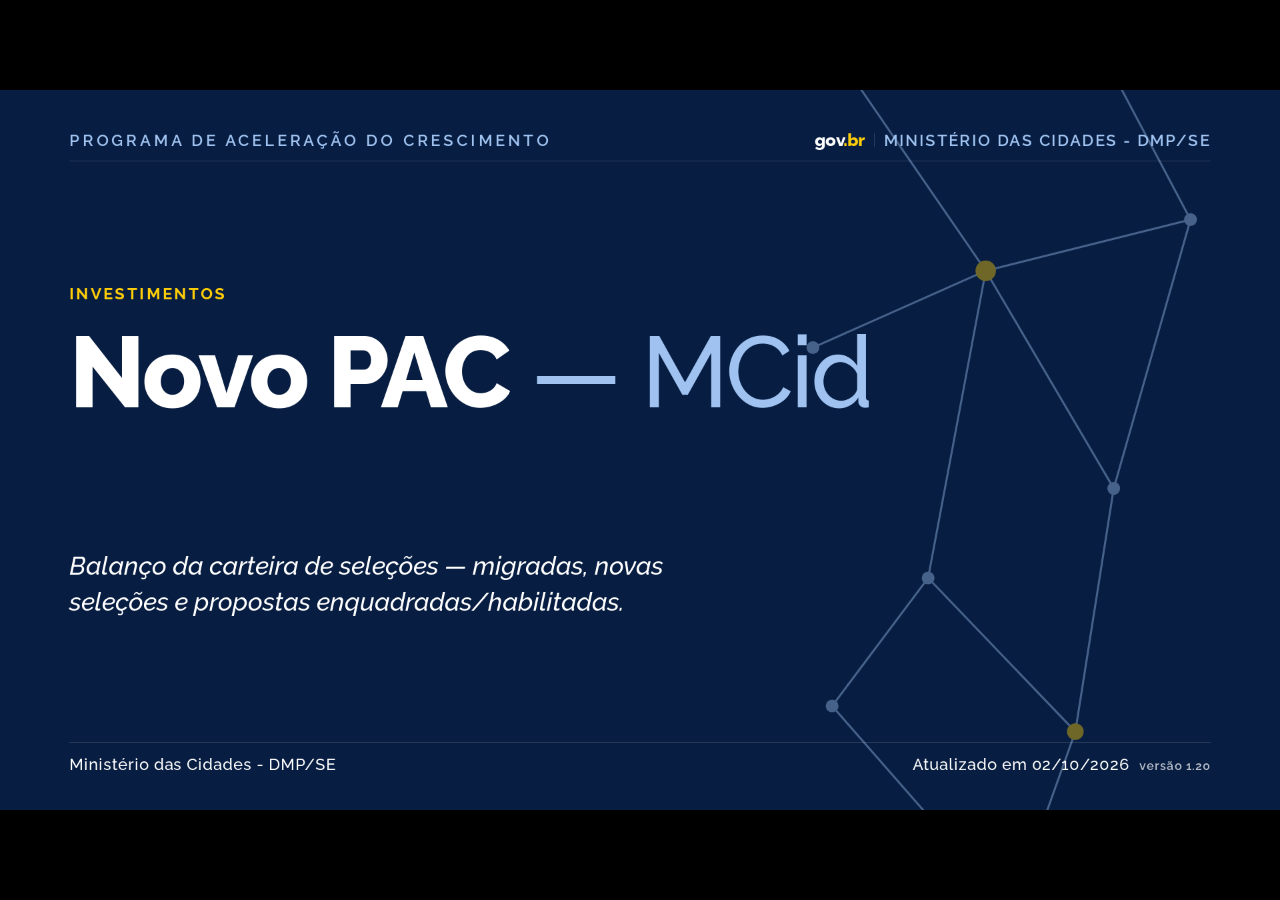
<file: index.html>
<!DOCTYPE html>
<html lang="pt-BR"><head>
<meta charset="UTF-8">
<meta name="viewport" content="width=device-width, initial-scale=1.0, viewport-fit=cover">
<title>Novo PAC — MCid · Investimentos</title>
<meta name="apple-mobile-web-app-capable" content="yes">
<meta name="mobile-web-app-capable" content="yes">
<meta name="apple-mobile-web-app-status-bar-style" content="black-translucent">
<meta name="apple-mobile-web-app-title" content="Novo PAC">
<meta name="theme-color" content="#071D41">
<link rel="preconnect" href="https://fonts.googleapis.com">
<link rel="preconnect" href="https://fonts.gstatic.com" crossorigin="">
<!-- Tipografia oficial do Governo Federal (Padrão Digital de Governo — gov.br/ds) -->
<link rel="stylesheet" href="https://cdngovbr-ds.estaleiro.serpro.gov.br/design-system/fonts/rawline/css/rawline.css">
<link rel="stylesheet" href="https://fonts.googleapis.com/css2?family=Raleway:ital,wght@0,300;0,400;0,500;0,600;0,700;0,800;1,300;1,400;1,500;1,600;1,700&display=swap">
<style>
  deck-stage:not(:defined){ visibility:hidden; }

  :root{
    /* type scale @1920 */
    --t-huge: 188px;
    --t-stat: 94px;
    --t-stat-sm: 64px;
    --t-title: 62px;
    --t-dek: 30px;
    --t-take: 31px;
    --t-body: 26px;
    --t-small: 25px;
    --t-label: 24px;
    --t-eyebrow: 24px;
    --t-foot: 24px;
    --t-divnum: 300px;
    --t-divtitle: 84px;

    /* spacing */
    --pad-top: 60px;
    --pad-x: 104px;
    --pad-bottom: 54px;
    --gap: 46px;

    /* color — Padrão Digital de Governo (gov.br) */
    --paper: #FFFFFF;
    --paper-2: #EDF2FB;
    --panel: #EDF2FB;
    --ink: #14233F;
    --ink-soft: #5E5E66;      /* cinza neutro (ref. PPTX #8C8C8C/#333) — menos azulado */
    --navy: #071D41;          /* blue-warm-vivid-90 — azul institucional */
    --navy-deep: #051536;
    --navy-2: #0C2A5E;
    --blue: #1351B4;          /* blue-warm-vivid-70 — azul primário gov.br */
    --blue-soft: #9FC2F0;
    --yellow: #FFCD07;        /* amarelo gov.br */
    --green: #168821;         /* verde gov.br */
    --amber: var(--accent);   /* acento em slides claros → cor da Parte */
    --amber-bright: #FFCD07;  /* amarelo gov.br — fio condutor constante */
    --line: rgba(7,29,65,.14);
    --line-strong: rgba(7,29,65,.30);
    --line-dark: rgba(255,255,255,.16);

    /* ---- sistema cromático por Parte (sóbrio, harmônico com gov.br) ---- */
    --accent: #1351B4;        /* default = azul institucional */
    --accent-deep: #0C3C8F;
    --accent-bright: #6FA8F0; /* legível sobre navy */
    --accent-soft: #9FC2F0;
  }

  /* ====== sistema cromático por Parte — paleta extraída da apresentação PPTX de referência ======
     Narrativa: vermelho (o problema) → azul (a solução) → verde (a prova) → ouro (o valor) */
  /* Parte 01 · O Diagnóstico — vermelho-telha gov (problema/lacuna) */
  .p1{ --accent:#BC4749; --accent-deep:#9A383A; --accent-bright:#E48587; --accent-soft:#E7B7B8; --amber:var(--accent); }
  /* Parte 02 · A Plataforma — azul institucional gov.br (a solução) */
  .p2{ --accent:#1351B4; --accent-deep:#0C3C8F; --accent-bright:#6FA8F0; --accent-soft:#CADCFC; --amber:var(--accent); }
  /* Parte 03 · Piloto e Expansão — verde gov.br (a prova) */
  .p3{ --accent:#168821; --accent-deep:#0F5F18; --accent-bright:#54C264; --accent-soft:#9BD8A2; --amber:var(--accent); }
  /* Parte 04 · Governança e Valor — ouro gov (o valor) */
  .p4{ --accent:#B38600; --accent-deep:#8A6800; --accent-bright:#E5B400; --accent-soft:#E6CE7A; --amber:var(--accent); }

  /* ====== policromia intra-slide ======
     Grupos de itens independentes (cartões, trio, matriz) percorrem a paleta de
     referência — azul → verde → vermelho → ouro — para que cada slide mostre 2–3
     cores ao mesmo tempo, em vez de um tom único. */
  .trio > div:nth-child(3n+1) .tv{ color:#0C3C8F; }
  .trio > div:nth-child(3n+2) .tv{ color:#0F5F18; }
  .trio > div:nth-child(3n+3) .tv{ color:#9A383A; }
  .trio > div:nth-child(3n+1) .tl{ color:#1351B4; }
  .trio > div:nth-child(3n+2) .tl{ color:#168821; }
  .trio > div:nth-child(3n+3) .tl{ color:#BC4749; }

  .matrix .mcard:nth-child(4n+1){ border-left-color:#1351B4; }
  .matrix .mcard:nth-child(4n+1) .mhead .ic{ color:#1351B4; }
  .matrix .mcard:nth-child(4n+2){ border-left-color:#168821; }
  .matrix .mcard:nth-child(4n+2) .mhead .ic{ color:#168821; }
  .matrix .mcard:nth-child(4n+3){ border-left-color:#BC4749; }
  .matrix .mcard:nth-child(4n+3) .mhead .ic{ color:#BC4749; }
  .matrix .mcard:nth-child(4n+4){ border-left-color:#B38600; }
  .matrix .mcard:nth-child(4n+4) .mhead .ic{ color:#B38600; }

  *{ box-sizing:border-box; }

  section{
    font-family:'rawline', 'Raleway', sans-serif;
    background:var(--paper);
    color:var(--ink);
    padding:var(--pad-top) var(--pad-x) var(--pad-bottom);
    display:flex;
    flex-direction:column;
    -webkit-font-smoothing:antialiased;
    overflow:hidden;
  }

  /* ---------- chrome ---------- */
  .top{ display:flex; justify-content:space-between; align-items:flex-end; padding-bottom:16px; }
  .eyebrow{ font-size:var(--t-eyebrow); font-weight:600; letter-spacing:.18em; text-transform:uppercase; color:var(--ink-soft); }
  .eyebrow .num{ color:var(--amber); margin-right:.55em; font-weight:700; }
  .brand{ display:flex; align-items:center; gap:14px; }
  .govbr{ font-size:26px; font-weight:800; letter-spacing:-.02em; color:var(--ink); }
  .govbr b{ color:var(--blue); font-weight:800; }
  .brand .div{ width:1px; height:22px; background:var(--line-strong); }
  .brand .min{ font-size:24px; font-weight:600; letter-spacing:.10em; text-transform:uppercase; color:var(--ink-soft); }
  .hr{ height:1px; background:var(--line); border:0; margin:0; }

  .body{ flex:1; min-height:0; display:flex; flex-direction:column; padding-top:46px; }

  .bot{ display:flex; justify-content:space-between; align-items:center; padding-top:16px; border-top:1px solid var(--line); margin-top:auto; }
  .org{ font-size:var(--t-foot); font-weight:500; letter-spacing:.04em; color:var(--ink-soft); white-space:nowrap; }
  .pageno{ font-size:var(--t-foot); font-weight:700; letter-spacing:.08em; color:var(--ink-soft); font-variant-numeric:tabular-nums; }
  deck-stage{ counter-reset: pg; }
  section{ counter-increment: pg; }
  .pageno::before{ content: counter(pg, decimal-leading-zero); }

  /* dark variant */
  section.dark{ background:var(--navy); color:var(--paper); }
  section.dark .eyebrow{ color:var(--blue-soft); }
  section.dark .eyebrow .num{ color:var(--amber-bright); }
  section.dark .govbr{ color:#fff; }
  section.dark .govbr b{ color:var(--blue-soft); }
  section.dark .brand .min{ color:var(--blue-soft); }
  section.dark .brand .div{ background:var(--line-dark); }
  section.dark .hr{ background:var(--line-dark); }
  section.dark .bot{ border-top-color:var(--line-dark); }
  section.dark .org,section.dark .pageno{ color:var(--blue-soft); }

  /* ---------- titles ---------- */
  .title{ font-size:var(--t-title); font-weight:600; line-height:1.04; letter-spacing:-.018em; margin:0; max-width:1400px; text-wrap:normal; }
  .dek{ font-size:var(--t-dek); font-weight:400; line-height:1.32; color:var(--ink-soft); margin:18px 0 0; max-width:46ch; text-wrap:pretty; }
  section.dark .dek{ color:var(--blue-soft); }
  .title-block{ margin-bottom:var(--gap); flex:none; }

  /* takeaway line */
  .take{ display:flex; align-items:baseline; gap:18px; margin-top:auto; padding-top:30px; }
  .take .tick{ flex:none; width:30px; height:4px; background:var(--yellow); transform:translateY(-8px); }
  .take p{ margin:0; font-family:'Raleway',sans-serif; font-style:italic; font-weight:500; font-size:var(--t-take); line-height:1.34; color:var(--ink); max-width:62ch; text-wrap:pretty; }
  section.dark .take p{ color:#fff; }
  section.dark .take .tick{ background:var(--amber-bright); }

  /* source line */
  .src{ font-size:20px; font-weight:400; color:var(--ink-soft); opacity:.85; margin-top:14px; max-width:74ch; }
  section.dark .src{ color:var(--blue-soft); }

  /* ---------- data ---------- */
  .bignum{ font-weight:800; font-size:var(--t-huge); line-height:.86; letter-spacing:-.04em; color:var(--accent-deep); font-variant-numeric:tabular-nums; }
  .bignum .u{ font-size:.3em; font-weight:700; letter-spacing:0; color:var(--ink-soft); }
  section.dark .bignum{ color:#fff; }
  .stat{ font-weight:800; font-size:var(--t-stat); line-height:.9; letter-spacing:-.03em; color:var(--accent-deep); font-variant-numeric:tabular-nums; }
  .stat.amber{ color:var(--accent); }
  .stat.green{ color:var(--green); }
  .bignum.green{ color:var(--green); }
  section.dark .stat{ color:var(--amber-bright); }

  .label{ font-size:var(--t-label); font-weight:700; letter-spacing:.14em; text-transform:uppercase; color:var(--ink-soft); }
  .label.amber{ color:var(--amber); }
  section.dark .label{ color:var(--blue-soft); }

  /* generic helpers */
  .row{ display:flex; }
  .col{ display:flex; flex-direction:column; }
  .grow{ flex:1; min-height:0; }
  ul.clean{ list-style:none; margin:0; padding:0; display:flex; flex-direction:column; gap:var(--gi,20px); }
  ul.clean li{ font-size:var(--t-body); line-height:1.28; display:flex; gap:16px; align-items:flex-start; }
  ul.clean li .mk{ flex:none; color:var(--accent); font-weight:800; transform:translateY(-1px); }
  ul.clean li .mk.dot{ width:.4em; height:.4em; background:currentColor; border-radius:1.5px; align-self:flex-start; margin-top:.46em; transform:none; }
  ul.clean li .mk.ok{ color:var(--green); }

  .icon{ width:1em; height:1em; stroke:currentColor; fill:none; stroke-width:1.7; stroke-linecap:round; stroke-linejoin:round; display:block; }

  /* ---------- chapter divider ---------- */
  section.divider .body{ justify-content:flex-end; padding-top:0; position:relative; }
  .divnum{ position:absolute; top:18%; right:0; font-size:var(--t-divnum); font-weight:800; line-height:.8; letter-spacing:-.05em; color:color-mix(in srgb, var(--accent-bright) 16%, transparent); pointer-events:none; }
  .divtitle{ font-size:var(--t-divtitle); font-weight:700; line-height:1; letter-spacing:-.02em; margin:0; max-width:1400px; color:#fff; }
  .divframe{ font-family:'Raleway',sans-serif; font-style:italic; font-weight:500; font-size:34px; line-height:1.4; color:var(--accent-soft); margin:34px 0 0; max-width:50ch; }
  .divkick{ display:flex; align-items:center; gap:20px; margin-bottom:30px; }
  .divkick .k{ font-size:26px; font-weight:700; letter-spacing:.2em; text-transform:uppercase; color:var(--accent-bright); }
  .divkick .ln{ height:2px; width:90px; background:var(--accent-bright); }

  /* ---------- two-column panels ---------- */
  .duo{ display:grid; grid-template-columns:1fr 1fr; gap:0; flex:1; min-height:0; }
  .duo > div{ padding:0 56px; display:flex; flex-direction:column; }
  .duo > div:first-child{ padding-left:0; }
  .duo > div:last-child{ padding-right:0; border-left:1px solid var(--line); }
  section.dark .duo > div:last-child{ border-left-color:var(--line-dark); }
  .colhead{ font-size:var(--t-label); font-weight:700; letter-spacing:.14em; text-transform:uppercase; color:var(--amber); margin-bottom:30px; }

  /* breakdown rows */
  .brk{ display:flex; flex-direction:column; }
  .brk .it{ display:grid; grid-template-columns:1fr auto; gap:30px; align-items:center; padding:24px 0; border-top:1px solid var(--line); }
  .brk .it:last-child{ border-bottom:1px solid var(--line); }
  section.dark .brk .it{ border-color:var(--line-dark); }
  .brk .nm{ font-size:30px; font-weight:700; color:var(--ink); }
  section.dark .brk .nm{ color:#fff; }
  .brk .ds{ font-size:24px; font-weight:400; color:var(--ink-soft); margin-top:5px; }
  .brk .vl{ font-size:46px; font-weight:800; color:var(--accent-deep); letter-spacing:-.02em; font-variant-numeric:tabular-nums; white-space:nowrap; }
  section.dark .brk .vl{ color:var(--amber-bright); }

  /* stat card trio */
  .cards{ display:grid; gap:24px; }
  .card{ background:transparent; border-top:3px solid var(--accent); padding:22px 0 2px; display:flex; flex-direction:column; }
  section.dark .card{ background:transparent; border-top-color:var(--amber-bright); }
  .card .cv{ font-size:var(--t-stat-sm); font-weight:800; letter-spacing:-.03em; color:var(--accent-deep); line-height:.95; font-variant-numeric:tabular-nums; }
  section.dark .card .cv{ color:#fff; }
  .card .cl{ font-size:24px; font-weight:600; color:var(--ink); margin-top:14px; }
  .card .cd{ font-size:24px; font-weight:400; color:var(--ink-soft); margin-top:8px; line-height:1.3; }

  /* table */
  table.tbl{ width:100%; border-collapse:collapse; }
  table.tbl th{ text-align:left; font-size:var(--t-label); font-weight:700; letter-spacing:.12em; text-transform:uppercase; color:var(--amber); padding:0 24px 18px; border-bottom:2px solid var(--line-strong); }
  table.tbl td{ padding:24px 24px; border-bottom:1px solid var(--line); vertical-align:middle; font-size:25px; }
  table.tbl tr td:first-child{ padding-left:0; }
  table.tbl .k{ font-weight:700; font-size:30px; color:var(--ink); }
  table.tbl .d{ color:var(--ink-soft); }
  table.tbl .badge{ display:inline-block; font-size:24px; font-weight:700; letter-spacing:.06em; padding:7px 16px; border:1px solid var(--line-strong); border-radius:2px; color:var(--navy); }

  /* mini icon chip */
  .chip{ display:inline-flex; align-items:center; gap:10px; font-size:22px; font-weight:600; color:var(--ink-soft); }
  .chip .icon{ font-size:26px; color:var(--accent); }
  section.dark .chip .icon{ color:var(--blue-soft); }

  /* flow / process */
  .flow{ display:flex; align-items:stretch; gap:0; flex:1; }
  .flow .step{ flex:1; display:flex; flex-direction:column; justify-content:center; padding:0 30px; }
  .flow .step:first-child{ padding-left:0; }
  .flow .arr{ flex:none; display:flex; align-items:center; color:var(--amber); font-size:46px; font-weight:300; align-self:center; }
  .flow .sn{ font-size:24px; font-weight:800; color:var(--amber); }
  .flow .st{ font-size:30px; font-weight:700; color:var(--ink); margin-top:14px; line-height:1.1; }
  section.dark .flow .st{ color:#fff; }
  .flow .sd{ font-size:24px; color:var(--ink-soft); margin-top:8px; line-height:1.3; }

  /* journey (slide 19) — dynamic flow on a track */
  .journey{ position:relative; flex:1; display:flex; align-items:stretch; gap:18px; padding-top:14px; }
  .journey .jtrack{ position:absolute; top:calc(14px + 33px); left:9%; right:9%; height:3px; background:linear-gradient(90deg,var(--navy) 0%,var(--blue) 55%,var(--green) 100%); z-index:0; transform-origin:left center; }
  .jstep{ position:relative; z-index:1; flex:1; display:flex; flex-direction:column; align-items:center; text-align:center; }
  .jnode{ width:66px; height:66px; border-radius:50%; display:flex; align-items:center; justify-content:center; font-size:25px; font-weight:800; font-variant-numeric:tabular-nums; background:#fff; border:3px solid var(--navy); color:var(--navy); box-shadow:0 0 0 7px var(--paper); }
  .jcard{ margin-top:20px; width:100%; flex:1; background:transparent; border-top:0; padding:18px 12px 0; display:flex; flex-direction:column; align-items:center; }
  .jcard .jic{ width:42px; height:42px; fill:none; stroke:var(--navy); stroke-width:1.7; stroke-linecap:round; stroke-linejoin:round; margin-bottom:14px; }
  .jcard .jt{ font-size:28px; font-weight:700; color:var(--ink); line-height:1.08; }
  .jcard .jd{ font-size:24px; color:var(--ink-soft); margin-top:9px; line-height:1.26; }
  /* phase: origem (default navy). decisão (blue). hub. outcome (green) */
  .jstep.blue .jnode{ background:var(--blue); border-color:var(--blue); color:#fff; }
  .jstep.blue .jcard{ border-top-color:var(--blue); }
  .jstep.blue .jcard .jic{ stroke:var(--blue); }
  .jstep.green .jnode{ background:var(--green); border-color:var(--green); color:#fff; }
  .jstep.green .jcard{ border-top-color:var(--green); }
  .jstep.green .jcard .jic{ stroke:var(--green); }
  /* the hub — Plataforma, highlighted */
  .jstep.hub{ flex:1.18; }
  .jstep.hub .jnode{ width:80px; height:80px; background:var(--navy); border-color:var(--navy); color:#fff; font-size:28px; transform:translateY(-7px); }
  .jstep.hub .jcard{ background:transparent; border-top:0; }
  .jstep.hub .jcard .jic{ stroke:var(--navy); width:46px; height:46px; }
  .jstep.hub .jcard .jt{ color:var(--ink); }
  .jstep.hub .jcard .jd{ color:var(--ink-soft); }
  .jstep.hub .jtag{ display:inline-block; margin-top:12px; font-size:18px; font-weight:700; letter-spacing:.16em; text-transform:uppercase; color:var(--yellow); }
  /* entrance animation — gated, print/reduced-motion safe */
  @media (prefers-reduced-motion: no-preference){
    section[data-deck-active] .journey .jtrack{ animation:jdraw .85s cubic-bezier(.4,.1,.2,1) both; }
    section[data-deck-active] .jstep{ animation:jrise .55s cubic-bezier(.2,.7,.3,1) backwards; }
    section[data-deck-active] .jstep:nth-child(2){ animation-delay:.12s; }
    section[data-deck-active] .jstep:nth-child(3){ animation-delay:.24s; }
    section[data-deck-active] .jstep:nth-child(4){ animation-delay:.36s; }
    section[data-deck-active] .jstep:nth-child(5){ animation-delay:.48s; }
    section[data-deck-active] .jstep:nth-child(6){ animation-delay:.60s; }
    section[data-deck-active] .jstep:nth-child(7){ animation-delay:.72s; }
  }
  @keyframes jdraw{ from{ transform:scaleX(0); } to{ transform:scaleX(1); } }
  @keyframes jrise{ from{ opacity:0; transform:translateY(26px); } to{ opacity:1; transform:translateY(0); } }

  /* bars */
  .bars{ display:flex; flex-direction:column; gap:40px; width:100%; }
  .bar .lab{ display:flex; justify-content:space-between; align-items:baseline; margin-bottom:14px; }
  .bar .lab .t{ font-size:26px; font-weight:600; color:var(--ink); white-space:nowrap; }
  .bar .lab .v{ font-size:38px; font-weight:800; color:var(--accent-deep); font-variant-numeric:tabular-nums; letter-spacing:-.02em; }
  .bar .trk{ height:30px; background:rgba(7,29,65,.08); }
  .bar .fil{ height:100%; background:var(--accent-deep); transform-origin:left center; }
  .bar .fil.amber{ background:var(--yellow); }
  .bar.alt .lab .v{ color:var(--accent); }

  /* stacked bar */
  .stack{ display:flex; height:64px; width:100%; }
  .stack .seg{ display:flex; align-items:center; justify-content:center; color:#fff; font-weight:800; font-size:30px; }
  .stackleg{ display:flex; gap:40px; margin-top:24px; flex-wrap:wrap; }
  .stackleg .lg{ display:flex; align-items:center; gap:12px; font-size:24px; color:var(--ink-soft); }
  .stackleg .sw{ width:18px; height:18px; flex:none; }

  /* three stat columns */
  .trio{ display:grid; grid-template-columns:repeat(3,1fr); gap:0; flex:1; align-items:stretch; }
  .trio > div{ padding:0 52px; display:flex; flex-direction:column; justify-content:center; border-left:1px solid var(--line); }
  .trio > div:first-child{ padding-left:0; border-left:0; }
  section.dark .trio > div{ border-left-color:var(--line-dark); }
  .trio .tl{ font-size:var(--t-label); font-weight:700; letter-spacing:.14em; text-transform:uppercase; color:var(--amber); margin-bottom:22px; }
  .trio .tv{ font-size:104px; font-weight:800; letter-spacing:-.03em; color:var(--accent-deep); line-height:.9; font-variant-numeric:tabular-nums; }
  .trio .td{ font-size:24px; color:var(--ink-soft); margin-top:18px; line-height:1.32; }
  section.dark .trio .tv{ color:#fff; }

  /* pill list */
  .pills{ display:flex; flex-wrap:wrap; gap:14px; }
  .pill{ font-size:24px; font-weight:600; color:var(--navy); border:1px solid var(--line-strong); padding:12px 22px; border-radius:2px; white-space:nowrap; }

  /* indicator matrix */
  .matrix{ display:grid; grid-template-columns:1fr 1fr; gap:30px 44px; flex:1; }
  .mcard{ background:transparent; padding:20px 28px 20px 26px; display:flex; flex-direction:column; justify-content:center; border-left:4px solid var(--accent); }
  .mcard .mn{ font-size:35px; font-weight:700; color:var(--ink); line-height:1.1; }
  .mcard .mc{ display:flex; gap:10px; margin-top:24px; }
  .srcchip{ font-size:24px; font-weight:700; letter-spacing:.05em; padding:8px 16px; background:#fff; border:1px solid var(--line-strong); color:var(--navy); border-radius:2px; }
  .srcchip.off{ color:var(--ink-soft); opacity:.4; background:transparent; }

  /* law list */
  .law{ display:flex; flex-direction:column; }
  .law .it{ display:grid; grid-template-columns:300px 1fr; gap:40px; padding:9px 0; border-top:1px solid var(--line); align-items:baseline; }
  .law .it:last-child{ border-bottom:1px solid var(--line); }
  .law .art{ font-size:30px; font-weight:800; color:var(--navy); }
  .law .lb{ display:block; font-size:24px; letter-spacing:.04em; text-transform:uppercase; color:var(--amber); font-weight:700; margin-top:8px; }
  .law .tx{ font-size:26px; color:var(--ink); line-height:1.3; }
  /* highlighted core articles */
  .law .it.key{ background:var(--paper-2); border-top:0 !important; padding:15px 30px; margin:5px 0; position:relative; align-items:center; }
  .law .it.key::before{ content:""; position:absolute; left:0; top:0; bottom:0; width:6px; background:var(--accent); }
  .law .it.key .art{ color:var(--accent); font-size:33px; display:flex; align-items:center; gap:14px; }
  .law .it.key .art .keytag{ font-size:16px; font-weight:800; letter-spacing:.14em; text-transform:uppercase; color:var(--navy); background:var(--yellow); padding:5px 11px; border-radius:2px; }
  .law .it.key .tx{ font-weight:600; }

  /* four columns */
  .quad{ display:grid; grid-template-columns:repeat(4,1fr); gap:0; flex:1; }
  .quad > div{ padding:0 38px; border-left:1px solid var(--line); display:flex; flex-direction:column; }
  .quad > div:first-child{ padding-left:0; border-left:0; }
  .quad .colhead{ margin-bottom:26px; }
  .quad ul.clean li{ font-size:24px; line-height:1.26; }

  /* numbered steps */
  .steps{ display:flex; flex-direction:column; gap:20px; }
  .steps .s{ display:flex; gap:20px; align-items:baseline; font-size:27px; color:var(--ink); }
  .steps .n{ flex:none; width:36px; font-size:25px; font-weight:800; color:var(--amber); font-variant-numeric:tabular-nums; }

  /* roadmap (slide 29) — two-lane vertical timeline */
  .roadmap{ display:grid; grid-template-columns:1fr 1fr; gap:64px; flex:1; }
  .lane{ display:flex; flex-direction:column; }
  .lhead{ display:flex; align-items:center; gap:16px; padding-bottom:20px; margin-bottom:10px; border-bottom:2px solid var(--line-strong); }
  .lhead .lic{ width:36px; height:36px; fill:none; stroke:var(--blue); stroke-width:1.7; stroke-linecap:round; stroke-linejoin:round; flex:none; }
  .lhead .lt{ font-size:27px; font-weight:700; letter-spacing:.02em; color:var(--ink); }
  .lhead .ltag{ margin-left:auto; font-size:18px; font-weight:800; letter-spacing:.12em; text-transform:uppercase; color:var(--blue); background:var(--paper-2); padding:7px 14px; border-radius:2px; }
  .milestones{ position:relative; display:flex; flex-direction:column; justify-content:space-between; flex:1; padding-top:8px; }
  .milestones::before{ content:""; position:absolute; left:24px; top:34px; bottom:34px; width:2px; background:linear-gradient(180deg,var(--blue),var(--green)); }
  .mile{ position:relative; z-index:1; display:grid; grid-template-columns:48px 1fr; gap:24px; align-items:center; padding:10px 0; }
  .mnode{ width:48px; height:48px; border-radius:50%; display:flex; align-items:center; justify-content:center; font-size:24px; font-weight:800; font-variant-numeric:tabular-nums; background:var(--paper); border:2.5px solid var(--blue); color:var(--blue); }
  .mile:last-child .mnode{ background:var(--green); border-color:var(--green); color:#fff; }
  .mtxt{ display:flex; flex-direction:column; gap:3px; }
  .mtxt .mt{ font-size:26px; font-weight:700; color:var(--ink); line-height:1.12; }
  .mtxt .md{ font-size:24px; color:var(--ink-soft); line-height:1.2; }

  /* role columns (Responsabilidades) — open triptych, no fill (v9) */
  .roles{ display:grid; grid-template-columns:repeat(3,1fr); gap:0; flex:1; }
  .role{ --rc:var(--accent); display:flex; flex-direction:column; background:transparent; padding:0 54px; border-left:1px solid var(--line); }
  .role:first-child{ padding-left:0; border-left:0; }
  .role:last-child{ padding-right:0; }
  .role.navy{ --rc:var(--navy); }
  .role.green{ --rc:var(--green); }
  .role .rhead{ padding:0 0 24px; }
  .role .rhead::before{ content:""; display:block; width:56px; height:5px; background:var(--rc); margin-bottom:26px; border-radius:2px; }
  .role .rhead .ric{ width:46px; height:46px; fill:none; stroke:var(--rc); stroke-width:1.7; stroke-linecap:round; stroke-linejoin:round; margin-bottom:18px; }
  .role .rkick{ font-size:18px; font-weight:700; letter-spacing:.13em; text-transform:uppercase; color:var(--rc); }
  .role .rn{ font-size:34px; font-weight:800; color:var(--ink); margin-top:7px; letter-spacing:-.01em; }
  .role .rbody{ display:flex; flex-direction:column; flex:1; }
  .role .ri{ font-size:24px; color:var(--ink); padding:16px 0 16px 30px; border-top:1px solid var(--line); line-height:1.24; position:relative; }
  .role .ri:last-child{ border-bottom:1px solid var(--line); }
  .role .ri::before{ content:""; position:absolute; left:0; top:1.18em; width:13px; height:2px; background:var(--rc); }
  @media (prefers-reduced-motion: no-preference){
    section[data-deck-active] .role{ animation:gbandin .5s cubic-bezier(.2,.7,.3,1) backwards; }
    section[data-deck-active] .role:nth-child(1){ animation-delay:.10s; }
    section[data-deck-active] .role:nth-child(2){ animation-delay:.24s; }
    section[data-deck-active] .role:nth-child(3){ animation-delay:.38s; }
  }

  /* benefit cards 2x2 (slide 27) */
  .benefits{ display:grid; grid-template-columns:1fr 1fr; grid-template-rows:1fr 1fr; gap:24px; flex:1; }
  .benefit{ background:var(--paper-2); padding:26px 32px; display:flex; flex-direction:column; border-left:5px solid var(--accent); }
  .benefit.navy{ border-left-color:var(--navy); }
  .benefit.green{ border-left-color:var(--green); }
  .benefit .bhead{ display:flex; align-items:center; gap:16px; margin-bottom:8px; }
  .benefit .bic{ width:38px; height:38px; fill:none; stroke:var(--accent); stroke-width:1.7; stroke-linecap:round; stroke-linejoin:round; flex:none; }
  .benefit.navy .bic{ stroke:var(--navy); }
  .benefit.green .bic{ stroke:var(--green); }
  .benefit .bn{ font-size:28px; font-weight:800; color:var(--ink); flex:1 1 0%; min-width:0; line-height:1.1; }
  .benefit .bl{ list-style:none; margin:0; padding:0; display:flex; flex-wrap:wrap; gap:8px 26px; }
  .benefit .bl li{ font-size:24px; color:var(--ink); display:flex; gap:11px; align-items:flex-start; line-height:1.2; width:calc(50% - 13px); }
  .benefit .bl li::before{ content:""; flex:none; width:7px; height:7px; border-radius:2px; background:var(--accent); transform:translateY(.45em); }
  .benefit.navy .bl li::before{ background:var(--navy); }
  .benefit.green .bl li::before{ background:var(--green); }

  /* ---------- measurement axis "régua" (slide 20) ---------- */
  .gauge{ display:grid; grid-template-columns:138px 1fr; flex:1; min-height:0; }
  .gauge .b1{ --acc:#1351B4; }
  .gauge .b2{ --acc:#1351B4; }
  .gauge .b3{ --acc:#1351B4; }
  .gauge .b4{ --acc:#168821; }
  /* left axis */
  .gauge .axis{ position:relative; display:flex; flex-direction:column; }
  .gauge .axis::after{ content:""; position:absolute; top:8px; bottom:8px; right:0; width:2px; background:linear-gradient(180deg,#0C2A5E,#1351B4 58%,#168821); transform-origin:top center; }
  .gauge .axis .minor{ position:absolute; top:8px; bottom:8px; right:3px; width:13px; background-image:repeating-linear-gradient(to bottom, rgba(7,29,65,.20) 0 1.5px, transparent 1.5px 21px); pointer-events:none; }
  .aband{ position:relative; flex:1; display:flex; align-items:center; justify-content:flex-end; padding-right:30px; }
  .aband .anum{ font-size:62px; font-weight:800; letter-spacing:-.04em; line-height:1; color:var(--acc); font-variant-numeric:tabular-nums; }
  .aband::after{ content:""; position:absolute; right:-8px; top:50%; width:16px; height:16px; border-radius:50%; background:var(--acc); transform:translateY(-50%); box-shadow:0 0 0 6px var(--paper), 0 0 0 7px rgba(7,29,65,.12); }
  /* right domains */
  .gauge .domains{ display:flex; flex-direction:column; }
  .gband{ flex:1; display:flex; flex-direction:column; justify-content:center; padding:0 0 0 48px; border-top:1px solid var(--line); }
  .gband:first-child{ border-top:0; }
  .gtrow{ display:flex; align-items:center; gap:18px; }
  .gband .gic{ width:34px; height:34px; fill:none; stroke:var(--acc); stroke-width:1.7; stroke-linecap:round; stroke-linejoin:round; flex:none; }
  .gband .gt2{ font-size:46px; font-weight:800; letter-spacing:-.02em; line-height:1.04; color:var(--ink); white-space:nowrap; }
  .gmetrics{ display:flex; flex-wrap:wrap; gap:14px 16px; margin-top:20px; }
  .gmetric{ display:flex; align-items:center; gap:13px; font-size:26px; font-weight:500; color:var(--ink-soft); }
  .gmetric::before{ content:""; flex:none; width:9px; height:9px; background:var(--yellow); transform:rotate(45deg); }
  .gmetric + .gmetric{ padding-left:16px; border-left:1px solid var(--line); }
  @media (prefers-reduced-motion: no-preference){
    section[data-deck-active] .gauge .axis::after{ animation:axisdraw .9s cubic-bezier(.4,.1,.2,1) both; }
    section[data-deck-active] .gband{ animation:gbandin .55s cubic-bezier(.2,.7,.3,1) backwards; }
    section[data-deck-active] .aband{ animation:gbandin .55s cubic-bezier(.2,.7,.3,1) backwards; }
    section[data-deck-active] .gband:nth-child(1),section[data-deck-active] .aband:nth-child(2){ animation-delay:.14s; }
    section[data-deck-active] .gband:nth-child(2),section[data-deck-active] .aband:nth-child(3){ animation-delay:.30s; }
    section[data-deck-active] .gband:nth-child(3),section[data-deck-active] .aband:nth-child(4){ animation-delay:.46s; }
    section[data-deck-active] .gband:nth-child(4),section[data-deck-active] .aband:nth-child(5){ animation-delay:.62s; }
  }
  @keyframes axisdraw{ from{ transform:scaleY(0); } to{ transform:scaleY(1); } }
  @keyframes gbandin{ from{ opacity:0; transform:translateX(26px); } to{ opacity:1; transform:none; } }

  /* ---------- combination matrix (slide 15) ---------- */
  .combo{ display:flex; flex-direction:column; flex:1; min-height:0; }
  .combo .crow{ display:grid; grid-template-columns:1.9fr 1fr 1fr 1fr; align-items:center; }
  .combo .crow.head{ flex:none; padding-bottom:22px; }
  .combo .crow.body{ flex:1; border-top:1px solid var(--line); }
  .combo .clbl{ font-size:22px; font-weight:700; letter-spacing:.12em; text-transform:uppercase; color:var(--ink-soft); }
  .combo .csrc{ text-align:center; font-size:25px; font-weight:800; letter-spacing:.1em; text-transform:uppercase; }
  .combo .csrc.s1{ color:var(--navy); }
  .combo .csrc.s2{ color:var(--blue); }
  .combo .csrc.s3{ color:var(--green); }
  .combo .cname{ display:flex; align-items:center; gap:22px; }
  .combo .cname .cic{ width:40px; height:40px; fill:none; stroke:var(--navy); stroke-width:1.7; stroke-linecap:round; stroke-linejoin:round; flex:none; }
  .combo .cname .ct{ font-size:33px; font-weight:700; color:var(--ink); letter-spacing:-.01em; }
  .combo .cell{ display:flex; justify-content:center; }
  .combo .dot{ width:28px; height:28px; border-radius:50%; border:2px solid var(--line-strong); }
  .combo .dot.on{ width:46px; height:46px; border:0; display:flex; align-items:center; justify-content:center; }
  .combo .dot.on.s1{ background:var(--navy); }
  .combo .dot.on.s2{ background:var(--blue); }
  .combo .dot.on.s3{ background:var(--green); }
  .combo .dot.on svg{ width:25px; height:25px; fill:none; stroke:#fff; stroke-width:2.8; stroke-linecap:round; stroke-linejoin:round; }
  @media (prefers-reduced-motion: no-preference){
    section[data-deck-active] .combo .crow.body{ animation:gbandin .5s cubic-bezier(.2,.7,.3,1) backwards; }
    section[data-deck-active] .combo .crow.body:nth-child(2){ animation-delay:.12s; }
    section[data-deck-active] .combo .crow.body:nth-child(3){ animation-delay:.24s; }
    section[data-deck-active] .combo .crow.body:nth-child(4){ animation-delay:.36s; }
    section[data-deck-active] .combo .crow.body:nth-child(5){ animation-delay:.48s; }
  }

  /* ---------- stakeholder lanes (slide 27) ---------- */
  .eco{ display:flex; flex-direction:column; flex:1; min-height:0; }
  .lane{ --acc:var(--blue); display:grid; grid-template-columns:368px 1fr; gap:54px; align-items:center; flex:1; border-top:1px solid var(--line); }
  .lane:first-child{ border-top:0; }
  .lane.navy{ --acc:var(--navy); }
  .lane.green{ --acc:var(--green); }
  .lane.gold{ --acc:var(--amber); }
  .lane .who{ display:flex; align-items:center; gap:24px; }
  .lane .wbadge{ width:64px; height:64px; border-radius:50%; background:var(--acc); display:flex; align-items:center; justify-content:center; flex:none; }
  .lane .wbadge svg{ width:34px; height:34px; fill:none; stroke:#fff; stroke-width:1.7; stroke-linecap:round; stroke-linejoin:round; }
  .lane .wn{ font-size:35px; font-weight:800; color:var(--ink); letter-spacing:-.01em; line-height:1.05; }
  .lane .gains{ display:flex; flex-wrap:wrap; gap:18px 40px; }
  .lane .gain{ font-size:25px; color:var(--ink); display:flex; align-items:center; gap:14px; line-height:1.2; width:calc(50% - 20px); }
  .lane .gain::before{ content:""; flex:none; width:9px; height:9px; border-radius:50%; background:var(--acc); }
  @media (prefers-reduced-motion: no-preference){
    section[data-deck-active] .lane{ animation:gbandin .5s cubic-bezier(.2,.7,.3,1) backwards; }
    section[data-deck-active] .lane:nth-child(1){ animation-delay:.10s; }
    section[data-deck-active] .lane:nth-child(2){ animation-delay:.22s; }
    section[data-deck-active] .lane:nth-child(3){ animation-delay:.34s; }
    section[data-deck-active] .lane:nth-child(4){ animation-delay:.46s; }
  }

  /* manifesto bands (slide 28) */
  .manifesto{ display:flex; flex-direction:column; justify-content:space-between; flex:1; }
  .frente{ display:grid; grid-template-columns:84px 1fr; gap:30px; align-items:center; padding:14px 0; border-top:1px solid var(--line); }
  .frente:last-child{ border-bottom:1px solid var(--line); }
  .frente .fbadge{ width:66px; height:66px; border-radius:50%; background:var(--navy); display:flex; align-items:center; justify-content:center; }
  .frente .fbadge svg{ width:38px; height:38px; fill:none; stroke:#fff; stroke-width:1.7; stroke-linecap:round; stroke-linejoin:round; }
  .frente.green .fbadge{ background:var(--green); }
  .frente.blue .fbadge{ background:var(--blue); }
  .frente .ftxt{ display:flex; flex-direction:column; gap:5px; }
  .frente .ft{ font-size:30px; font-weight:800; color:var(--ink); letter-spacing:-.01em; }
  .frente .fl{ font-size:26px; color:var(--ink-soft); line-height:1.24; max-width:62ch; }

  /* reveal mapping — observação → implicação (slide 23) */
  .reveal{ display:flex; flex-direction:column; flex:1; }
  .reveal .rhd{ display:grid; grid-template-columns:1fr 70px 1fr; gap:30px; padding-bottom:14px; }
  .reveal .rhd .colhead{ margin:0; }
  .rrow{ display:grid; grid-template-columns:1fr 70px 1fr; gap:30px; align-items:center; padding:14px 0; border-top:1px solid var(--line); }
  .rrow:last-child{ border-bottom:1px solid var(--line); }
  .robs{ font-size:25px; color:var(--ink); display:flex; gap:16px; align-items:baseline; line-height:1.22; }
  .robs .rnum{ flex:none; color:var(--ink-soft); font-weight:800; font-variant-numeric:tabular-nums; }
  .rarrow{ display:flex; align-items:center; justify-content:center; }
  .rarrow svg{ width:34px; height:22px; fill:none; stroke:var(--amber); stroke-width:2.4; stroke-linecap:round; stroke-linejoin:round; }
  .rimp{ font-size:25px; font-weight:600; color:var(--ink); background:var(--paper-2); padding:13px 22px; border-left:4px solid var(--accent); line-height:1.2; }

  /* Proteção × Flexibilização — open two-column comparison, no fill (v9) */
  .guard{ display:grid; grid-template-columns:1fr 1fr; gap:0; flex:1; }
  .gpanel{ --gc:var(--blue); display:flex; flex-direction:column; padding:0 58px; background:transparent; color:var(--ink); border-left:1px solid var(--line); }
  .gpanel:first-child{ padding-left:0; border-left:0; }
  .gpanel:last-child{ padding-right:0; }
  .gpanel.protect{ --gc:var(--navy); }
  .gpanel.flexi{ --gc:var(--blue); }
  .gpanel::before{ content:""; display:block; width:56px; height:5px; background:var(--gc); border-radius:2px; margin-bottom:26px; }
  .ghead{ display:flex; align-items:center; gap:18px; padding-bottom:22px; margin-bottom:4px; border-bottom:1px solid var(--line); }
  .ghead .ghic{ width:46px; height:46px; fill:none; stroke:var(--gc); stroke-width:1.6; stroke-linecap:round; stroke-linejoin:round; flex:none; }
  .ghead .gt{ font-size:30px; font-weight:800; letter-spacing:-.01em; color:var(--ink); }
  .ghead .gsub{ display:block; font-size:18px; font-weight:700; letter-spacing:.1em; text-transform:uppercase; margin-top:5px; color:var(--gc); }
  .gitem{ display:grid; grid-template-columns:30px 1fr; gap:20px; align-items:center; padding:15px 0; }
  .gitem + .gitem{ border-top:1px solid var(--line); }
  .gitem .gi{ width:28px; height:28px; fill:none; stroke:var(--gc); stroke-width:1.7; stroke-linecap:round; stroke-linejoin:round; }
  .gitem .gx{ font-size:24px; line-height:1.24; color:var(--ink); }
  @media (prefers-reduced-motion: no-preference){
    section[data-deck-active] .gpanel{ animation:gbandin .5s cubic-bezier(.2,.7,.3,1) backwards; }
    section[data-deck-active] .gpanel:nth-child(2){ animation-delay:.16s; }
  }

  /* ---------- iconography (v2) ---------- */
  .ic{ fill:none; stroke:currentColor; stroke-width:1.7; stroke-linecap:round; stroke-linejoin:round; flex:none; }
  /* inline icon on section/column headers (inherits amber from colhead) */
  .colhead{ display:flex; align-items:center; gap:14px; }
  .colhead .ic{ width:30px; height:30px; }
  /* trio labels get the same treatment */
  .tl{ display:flex; align-items:center; gap:14px; }
  .tl .ic{ width:30px; height:30px; }
  /* divider thematic icon */
  .divkick .dvic{ width:44px; height:44px; fill:none; stroke:var(--accent-bright); stroke-width:1.7; stroke-linecap:round; stroke-linejoin:round; margin-left:8px; }
  /* indicator matrix */
  .mcard .mhead{ display:flex; align-items:flex-start; gap:18px; margin-bottom:4px; }
  .mcard .mhead .ic{ width:38px; height:38px; color:var(--navy); }
  .mcard .mhead .mn{ margin:0; }
  /* flow steps */
  .flow .step .fic{ width:40px; height:40px; fill:none; stroke:var(--navy); stroke-width:1.7; stroke-linecap:round; stroke-linejoin:round; margin-bottom:16px; }
  section.dark .flow .step .fic{ stroke:#fff; }
  /* "O que é" diagram column icons */
  .diagcol .colhead{ margin-bottom:24px; }
  .diagarrow{ flex:none; width:104px; align-self:center; display:flex; align-items:center; justify-content:center; gap:9px; color:var(--amber); }
  .diagarrow svg{ width:26px; height:40px; fill:none; stroke:currentColor; stroke-width:3; stroke-linecap:round; stroke-linejoin:round; opacity:.22; animation:chevflow 1.4s ease-in-out infinite; }
  .diagarrow svg:nth-child(1){ animation-delay:0s; }
  .diagarrow svg:nth-child(2){ animation-delay:.18s; }
  .diagarrow svg:nth-child(3){ animation-delay:.36s; }
  @keyframes chevflow{ 0%,70%,100%{ opacity:.22; } 35%{ opacity:1; } }
  @media print{ .diagarrow svg{ opacity:1 !important; animation:none !important; } }
  .plathub{ width:60px; height:60px; fill:none; stroke:#fff; stroke-width:1.5; stroke-linecap:round; stroke-linejoin:round; margin-bottom:18px; }
  /* cover decorative network */
  .covernet{ position:absolute; top:0; right:0; height:100%; width:46%; pointer-events:none; opacity:.42; z-index:-1; }

  /* =========================================================
     MOTION — entrada por slide. Gated em [data-deck-active] +
     prefers-reduced-motion. Estado-base = visível (print/PDF ok).
     ========================================================= */
  @keyframes revUp   { from{ opacity:0; transform:translateY(26px); } to{ opacity:1; transform:none; } }
  @keyframes revUpSm { from{ opacity:0; transform:translateY(15px); } to{ opacity:1; transform:none; } }
  @keyframes revLeft { from{ opacity:0; transform:translateX(28px); } to{ opacity:1; transform:none; } }
  @keyframes revFade { from{ opacity:0; } to{ opacity:1; } }
  @keyframes popIn   { from{ opacity:0; transform:translateY(20px) scale(.965); } to{ opacity:1; transform:none; } }
  @keyframes barGrow { from{ transform:scaleX(0); } to{ transform:scaleX(1); } }
  @keyframes nodePulse{ 0%,100%{ opacity:1; } 50%{ opacity:.45; } }

  @media (prefers-reduced-motion: no-preference){
    /* chrome */
    section[data-deck-active] > .top{ animation:revFade .5s ease both; }
    section[data-deck-active] > .bot{ animation:revFade .6s .25s ease backwards; }

    /* títulos / texto editorial */
    section[data-deck-active] .title-block .title{ animation:revUp .62s cubic-bezier(.2,.7,.3,1) both; }
    section[data-deck-active] .title-block .dek{ animation:revUp .62s .10s cubic-bezier(.2,.7,.3,1) backwards; }
    section[data-deck-active] .take{ animation:revUp .6s .20s cubic-bezier(.2,.7,.3,1) backwards; }
    section[data-deck-active] .src{ animation:revFade .6s .32s ease backwards; }

    /* divisores de capítulo */
    section.divider[data-deck-active] .divnum{ animation:revFade 1s .1s ease backwards; }
    section.divider[data-deck-active] .divkick{ animation:revUpSm .55s cubic-bezier(.2,.7,.3,1) backwards; }
    section.divider[data-deck-active] .divkick .ln{ animation:barGrow .6s .12s cubic-bezier(.3,.8,.3,1) backwards; transform-origin:left center; }
    section.divider[data-deck-active] .divtitle{ animation:revUp .6s .14s cubic-bezier(.2,.7,.3,1) backwards; }
    section.divider[data-deck-active] .divframe{ animation:revUp .6s .26s cubic-bezier(.2,.7,.3,1) backwards; }

    /* capa */
    section.cover[data-deck-active] .body > *{ animation:revUp .7s cubic-bezier(.2,.7,.3,1) backwards; }
    section.cover[data-deck-active] .body > *:nth-child(2){ animation-delay:.10s; }
    section.cover[data-deck-active] .body > *:nth-child(3){ animation-delay:.24s; }
    section.cover[data-deck-active] .covernet g[fill] circle{ animation:nodePulse 3.4s ease-in-out infinite; }
    section.cover[data-deck-active] .covernet circle:nth-child(2n){ animation-delay:1.1s; }
    section.cover[data-deck-active] .covernet circle:nth-child(3n){ animation-delay:.6s; }

    /* dados em destaque */
    section[data-deck-active] .bignum,
    section[data-deck-active] .stat{ animation:popIn .6s .12s cubic-bezier(.2,.7,.3,1) backwards; }

    /* barras de progresso */
    section[data-deck-active] .bar .fil{ animation:barGrow .95s cubic-bezier(.25,.8,.3,1) backwards; }
    section[data-deck-active] .bar:nth-child(1) .fil{ animation-delay:.10s; }
    section[data-deck-active] .bar:nth-child(2) .fil{ animation-delay:.22s; }
    section[data-deck-active] .bar:nth-child(3) .fil{ animation-delay:.34s; }
    section[data-deck-active] .bar:nth-child(4) .fil{ animation-delay:.46s; }
    section[data-deck-active] .stack .seg{ animation:barGrow .85s .15s cubic-bezier(.25,.8,.3,1) backwards; transform-origin:left center; }

    /* listas e grades — entrada escalonada */
    section[data-deck-active] .brk .it,
    section[data-deck-active] table.tbl tbody tr,
    section[data-deck-active] .law .it,
    section[data-deck-active] .steps .s,
    section[data-deck-active] .rrow,
    section[data-deck-active] ul.clean li{ animation:revUpSm .5s cubic-bezier(.2,.7,.3,1) backwards; }
    section[data-deck-active] .cards .card,
    section[data-deck-active] .trio > div,
    section[data-deck-active] .quad > div,
    section[data-deck-active] .matrix .mcard,
    section[data-deck-active] .roles .role,
    section[data-deck-active] .benefits .benefit,
    section[data-deck-active] .guard .gpanel,
    section[data-deck-active] .duo > div,
    section[data-deck-active] .frente,
    section[data-deck-active] .pills .pill{ animation:popIn .55s cubic-bezier(.2,.7,.3,1) backwards; }

    /* stagger genérico por posição (1..8) */
    section[data-deck-active] .brk .it:nth-child(n),
    section[data-deck-active] .law .it:nth-child(n){ animation-delay:calc(.06s * var(--i, 0)); }

    section[data-deck-active] .cards .card:nth-child(1),
    section[data-deck-active] .trio > div:nth-child(1),
    section[data-deck-active] .quad > div:nth-child(1),
    section[data-deck-active] .matrix .mcard:nth-child(1),
    section[data-deck-active] .roles .role:nth-child(1),
    section[data-deck-active] .benefits .benefit:nth-child(1),
    section[data-deck-active] .guard .gpanel:nth-child(1),
    section[data-deck-active] .duo > div:nth-child(1){ animation-delay:.08s; }
    section[data-deck-active] .cards .card:nth-child(2),
    section[data-deck-active] .trio > div:nth-child(2),
    section[data-deck-active] .quad > div:nth-child(2),
    section[data-deck-active] .matrix .mcard:nth-child(2),
    section[data-deck-active] .roles .role:nth-child(2),
    section[data-deck-active] .benefits .benefit:nth-child(2),
    section[data-deck-active] .guard .gpanel:nth-child(2),
    section[data-deck-active] .duo > div:nth-child(2){ animation-delay:.20s; }
    section[data-deck-active] .cards .card:nth-child(3),
    section[data-deck-active] .trio > div:nth-child(3),
    section[data-deck-active] .quad > div:nth-child(3),
    section[data-deck-active] .matrix .mcard:nth-child(3),
    section[data-deck-active] .roles .role:nth-child(3),
    section[data-deck-active] .benefits .benefit:nth-child(3){ animation-delay:.32s; }
    section[data-deck-active] .quad > div:nth-child(4),
    section[data-deck-active] .matrix .mcard:nth-child(4),
    section[data-deck-active] .benefits .benefit:nth-child(4){ animation-delay:.44s; }

    section[data-deck-active] .brk .it:nth-child(2),
    section[data-deck-active] table.tbl tbody tr:nth-child(2),
    section[data-deck-active] .law .it:nth-child(2),
    section[data-deck-active] .steps .s:nth-child(2),
    section[data-deck-active] .rrow:nth-child(2),
    section[data-deck-active] ul.clean li:nth-child(2){ animation-delay:.12s; }
    section[data-deck-active] .brk .it:nth-child(3),
    section[data-deck-active] table.tbl tbody tr:nth-child(3),
    section[data-deck-active] .law .it:nth-child(3),
    section[data-deck-active] .steps .s:nth-child(3),
    section[data-deck-active] .rrow:nth-child(3),
    section[data-deck-active] ul.clean li:nth-child(3){ animation-delay:.18s; }
    section[data-deck-active] .brk .it:nth-child(4),
    section[data-deck-active] table.tbl tbody tr:nth-child(4),
    section[data-deck-active] .law .it:nth-child(4),
    section[data-deck-active] .steps .s:nth-child(4),
    section[data-deck-active] .rrow:nth-child(4),
    section[data-deck-active] ul.clean li:nth-child(4){ animation-delay:.24s; }
    section[data-deck-active] .brk .it:nth-child(5),
    section[data-deck-active] table.tbl tbody tr:nth-child(5),
    section[data-deck-active] .law .it:nth-child(5),
    section[data-deck-active] .steps .s:nth-child(5),
    section[data-deck-active] .rrow:nth-child(5),
    section[data-deck-active] ul.clean li:nth-child(5){ animation-delay:.30s; }
    section[data-deck-active] .brk .it:nth-child(n+6),
    section[data-deck-active] table.tbl tbody tr:nth-child(n+6),
    section[data-deck-active] .law .it:nth-child(n+6),
    section[data-deck-active] .rrow:nth-child(n+6),
    section[data-deck-active] ul.clean li:nth-child(n+6){ animation-delay:.36s; }
  }
  @media print{
    *{ animation:none !important; }
    .deck-menu, .deck-bar-zone{ display:none !important; }
  }

  /* =========================================================
     MENU DE SLIDES — navegação rápida (funciona em qualquer modo)
     ========================================================= */
  /* Barra de controle — oculta; revela ao passar o mouse embaixo.
     Reúne navegação, contador, reinício (R) e o menu de slides. */
  .deck-bar-zone{
    position:fixed; left:50%; bottom:0; transform:translateX(-50%);
    z-index:2147483000; padding:26px 34px 16px;
    display:flex; justify-content:center;
  }
  .deck-bar{
    display:flex; align-items:center; gap:4px;
    background:rgba(7,29,65,.84); backdrop-filter:blur(8px);
    border:1px solid rgba(255,255,255,.16); border-radius:7px;
    padding:6px 8px; color:#fff;
    opacity:0; transform:translateY(10px);
    transition:opacity .22s ease, transform .22s ease; pointer-events:none;
    font-family:'Raleway',sans-serif;
  }
  .deck-bar-zone:hover .deck-bar, .deck-bar:focus-within{ opacity:1; transform:none; pointer-events:auto; }
  .deck-bar button{ display:flex; align-items:center; gap:8px;
    background:none; border:0; cursor:pointer; color:#fff; font-family:inherit;
    padding:8px 11px; border-radius:5px; transition:background .13s; }
  .deck-bar button:hover{ background:rgba(255,255,255,.13); }
  .deck-bar .db-ico{ width:16px; height:16px; stroke:#fff; fill:none; stroke-width:1.9; stroke-linecap:round; stroke-linejoin:round; display:block; }
  .deck-bar .db-count{ font-size:15px; font-weight:700; letter-spacing:.04em; font-variant-numeric:tabular-nums; padding:0 9px; white-space:nowrap; }
  .deck-bar .db-count b{ color:#FFCD07; font-weight:800; }
  .deck-bar .db-sep{ width:1px; height:22px; background:rgba(255,255,255,.18); margin:0 5px; flex:none; }
  .deck-bar .db-reset{ font-size:12px; font-weight:700; letter-spacing:.1em; text-transform:uppercase; color:rgba(255,255,255,.82); }
  .deck-bar .db-reset .kbd{ font-size:11px; border:1px solid rgba(255,255,255,.32); border-radius:3px; padding:2px 7px; color:#fff; line-height:1; }
  .deck-bar .db-menu{ font-size:13px; font-weight:800; letter-spacing:.1em; text-transform:uppercase; }
  .deck-bar .db-menu .db-ico{ stroke:#FFCD07; }

  /* ===== Suporte a toque — celulares e tablets ===== */
  @media (hover: none), (pointer: coarse){
    /* sem hover no toque: a barra de controle fica sempre visível */
    .deck-bar{ opacity:1 !important; transform:none !important; pointer-events:auto !important; }
    .deck-bar-zone{ padding-bottom:max(16px, env(safe-area-inset-bottom)); }
    .deck-bar button{ padding:12px 14px; }      /* alvos de toque ≥44px */
    .deck-bar .db-ico{ width:20px; height:20px; }
    .deck-bar .db-count{ font-size:16px; }
  }
  /* dica de rotação em retrato — a apresentação é 16:9 */
  .rotate-hint{ position:fixed; inset:0; z-index:2147483002; display:none;
    flex-direction:column; align-items:center; justify-content:center; gap:20px;
    background:#071D41; color:#fff; text-align:center; padding:44px;
    font-family:'Raleway',sans-serif; }
  .rotate-hint .rh-ico{ width:76px; height:76px; stroke:#FFCD07; fill:none; stroke-width:1.5; stroke-linecap:round; stroke-linejoin:round; animation:rotatehint 2.6s ease-in-out infinite; }
  .rotate-hint .rh-t{ font-size:25px; font-weight:800; letter-spacing:-.01em; }
  .rotate-hint .rh-s{ font-size:16px; color:#9FC2F0; max-width:32ch; line-height:1.5; margin:0; }
  .rotate-hint .rh-x{ margin-top:6px; font-size:13px; font-weight:700; letter-spacing:.1em;
    text-transform:uppercase; color:#fff; border:1px solid rgba(255,255,255,.32); border-radius:6px;
    padding:13px 26px; cursor:pointer; background:none; }
  .rotate-hint .rh-x:active{ background:rgba(255,255,255,.12); }
  @keyframes rotatehint{ 0%,100%{ transform:rotate(-14deg); } 50%{ transform:rotate(76deg); } }
  @media (max-width:820px) and (orientation:portrait){
    .rotate-hint{ display:flex; }
    .rotate-hint[data-dismissed]{ display:none; }
  }

  .deck-menu{ position:fixed; inset:0; z-index:2147483001;
    display:flex; align-items:center; justify-content:center;
    background:rgba(5,16,38,.80); backdrop-filter:blur(8px);
    opacity:0; pointer-events:none; transition:opacity .22s ease;
    font-family:'Raleway',sans-serif; }
  .deck-menu[data-open]{ opacity:1; pointer-events:auto; }
  .deck-menu-panel{
    width:min(1180px,92vw); max-height:88vh; overflow:auto;
    background:#0A1E40; border:1px solid rgba(255,255,255,.14);
    box-shadow:0 30px 90px rgba(0,0,0,.5);
    padding:38px 44px 44px; transform:translateY(14px); transition:transform .22s ease; }
  .deck-menu[data-open] .deck-menu-panel{ transform:none; }
  .deck-menu-head{ display:flex; align-items:baseline; justify-content:space-between;
    border-bottom:1px solid rgba(255,255,255,.16); padding-bottom:20px; margin-bottom:30px; }
  .deck-menu-head h2{ margin:0; color:#fff; font-weight:800; font-size:30px; letter-spacing:-.01em; }
  .deck-menu-head .hint{ color:#9FC2F0; font-size:15px; font-weight:600; letter-spacing:.06em; }
  .deck-menu-close{ background:none; border:0; color:#9FC2F0; font-size:34px; line-height:1;
    cursor:pointer; padding:0 4px; transition:color .15s; }
  .deck-menu-close:hover{ color:#fff; }
  .deck-menu-groups{ display:grid; grid-template-columns:repeat(auto-fill,minmax(250px,1fr)); gap:34px 40px; }
  .dmg-kicker{ display:flex; align-items:center; gap:11px; margin-bottom:14px;
    width:100%; background:none; border:0; padding:4px 0; cursor:pointer;
    font-family:inherit; text-align:left; border-radius:2px; transition:opacity .12s; }
  .dmg-kicker[data-index]{ cursor:pointer; }
  .dmg-kicker:hover{ opacity:.78; }
  .dmg-kicker .dot{ width:11px; height:11px; border-radius:50%; flex:none; }
  .dmg-kicker .kt{ font-size:14px; font-weight:800; letter-spacing:.18em; text-transform:uppercase; color:#fff; }
  .dmg-kicker .ks{ font-size:14px; font-weight:600; color:#9FC2F0; letter-spacing:.02em; }
  .dmg-kicker[data-current] .ks{ color:#fff; }
  .dm-item{ display:flex; align-items:center; gap:14px; width:100%; text-align:left;
    background:none; border:0; border-left:2px solid rgba(255,255,255,.12);
    padding:9px 12px; cursor:pointer; color:#D7E2F4; font-family:inherit;
    transition:background .12s, border-color .12s, color .12s; }
  .dm-item:hover{ background:rgba(255,255,255,.06); color:#fff; }
  .dm-item .n{ font-size:14px; font-weight:800; font-variant-numeric:tabular-nums;
    color:#7E93B5; min-width:26px; }
  .dm-item .l{ font-size:17px; font-weight:600; line-height:1.2; }
  .dm-item[data-current]{ border-left-color:var(--mc,#FFCD07); background:rgba(255,255,255,.07); color:#fff; }
  .dm-item[data-current] .n{ color:var(--mc,#FFCD07); }
  .dm-item[data-divider] .l{ font-weight:800; }


  body{ margin:0; background:var(--navy); }
  /* ---- tabelas de dados (versão simples) ---- */
  table.data{ width:100%; border-collapse:collapse; }
  table.data th{ text-align:right; font-size:21px; font-weight:700; letter-spacing:.1em; text-transform:uppercase; color:var(--ink-soft); padding:0 22px 13px; border-bottom:2px solid var(--line-strong); white-space:nowrap; }
  table.data th:first-child{ text-align:left; padding-left:0; }
  table.data td{ padding:11px 22px; border-bottom:1px solid var(--line); font-size:25px; color:var(--ink); font-variant-numeric:tabular-nums; text-align:right; white-space:nowrap; vertical-align:middle; }
  table.data td:first-child{ text-align:left; padding-left:0; font-weight:600; }
  table.data tr.tot td{ border-top:2px solid var(--line-strong); border-bottom:0; font-weight:800; color:var(--navy); }
  table.data td.empty{ text-align:center; font-weight:400; color:var(--ink-soft); padding:60px 0; }
  table.data.dense th{ font-size:19px; padding:0 18px 12px; }
  table.data.dense td{ padding:8px 18px; font-size:23px; }
  .body.tight{ padding-top:26px; }
  .title-block.tight{ margin-bottom:22px; }
  /* linha de metadados da tabela: atualização · contagem · recorte */
  .tmeta{ font-size:21px; color:var(--ink-soft); margin:0 0 16px; }
  .tmeta b{ color:var(--navy); font-weight:700; }
  .tmeta .sep{ margin:0 12px; opacity:.5; }
  /* controles de filtro (UF + status) */
  .ctrls{ display:flex; flex-direction:column; align-items:flex-end; gap:12px; }
  .ufctl, .stctl{ display:flex; align-items:center; gap:14px; }
  .ufctl label, .stctl label{ font-size:21px; font-weight:700; letter-spacing:.12em; text-transform:uppercase; color:var(--ink-soft); }
  .ufctl select{ font-family:'rawline','Raleway',sans-serif; font-size:23px; font-weight:600; color:var(--navy); background:#fff; border:1px solid var(--line-strong); border-radius:2px; padding:10px 16px; min-width:300px; cursor:pointer; }
  .ufctl select:focus{ outline:2px solid var(--blue); outline-offset:1px; }
  .stgrp{ display:flex; border:1px solid var(--line-strong); border-radius:2px; overflow:hidden; }
  .stbtn{ font-family:'rawline','Raleway',sans-serif; font-size:21px; font-weight:700; letter-spacing:.02em; padding:11px 22px; background:#fff; color:var(--ink-soft); border:0; cursor:pointer; }
  .stbtn + .stbtn{ border-left:1px solid var(--line-strong); }
  .stbtn[aria-pressed="true"]{ background:var(--blue); color:#fff; }
  .stbtn:focus-visible{ outline:2px solid var(--blue); outline-offset:-2px; }
  /* botão de status com rótulo em duas linhas (Enquadradas/ + habilitadas) */
  .stbtn.st2{ padding-top:4px; padding-bottom:4px; line-height:1.08; }
  .stbtn .stsub{ display:block; }
  .title-row{ display:flex; justify-content:space-between; align-items:flex-end; margin-bottom:26px; }
  .title-row .title-block{ margin-bottom:0; }
  @media print{ .ufctl select{ border:0; padding:0; } }
  /* botões do rodapé de encerramento: exportar PDF e baixar a base em Excel */
  .xlsxlink{ display:inline-flex; align-items:center; gap:10px; margin-left:24px;
    font-family:'rawline','Raleway',sans-serif; font-size:var(--t-foot); font-weight:700;
    letter-spacing:.08em; text-transform:uppercase; color:var(--amber-bright);
    text-decoration:none; background:transparent; cursor:pointer;
    border:1px solid rgba(255,255,255,.32); border-radius:2px; padding:9px 18px;
    transition:background .15s, border-color .15s; }
  .xlsxlink:hover{ background:rgba(255,255,255,.10); border-color:var(--amber-bright); }
  .xlsxlink .lock{ width:17px; height:17px; margin-left:-2px; opacity:.85; }
  .xlsxlink svg{ width:20px; height:20px; fill:none; stroke:currentColor; stroke-width:2; stroke-linecap:round; stroke-linejoin:round; }
  @media print{ .xlsxlink, .rotate-hint{ display:none !important; } }
  /* celular/tablet: navegação só por toque (metades esquerda/direita da tela);
     a barra inferior sai para não cobrir o conteúdo dos slides */
  @media (hover: none), (pointer: coarse){ .deck-bar-zone{ display:none !important; } }
  /* botão flutuante de tela cheia — só em telas de toque */
  .fsbtn{ display:none; position:fixed; z-index:2147483000;
    right:max(16px, env(safe-area-inset-right)); bottom:max(16px, env(safe-area-inset-bottom));
    width:54px; height:54px; border-radius:50%; border:1px solid rgba(255,255,255,.28);
    background:rgba(7,29,65,.55); backdrop-filter:blur(8px); cursor:pointer;
    align-items:center; justify-content:center; padding:0; }
  .fsbtn svg{ width:22px; height:22px; stroke:#fff; fill:none; stroke-width:2; stroke-linecap:round; stroke-linejoin:round; }
  .fsbtn:active{ background:rgba(19,81,180,.75); }
  @media (hover: none), (pointer: coarse){ .fsbtn{ display:flex; } }
  @media print{ .fsbtn{ display:none !important; } }
  /* painel de financiamento fora do escopo do Novo PAC (FIRECE) */
  .aside-fin{ margin-top:38px; background:var(--paper-2); border-left:5px solid var(--green); padding:24px 32px; }
  .af-label{ font-size:19px; font-weight:700; letter-spacing:.13em; text-transform:uppercase; color:var(--ink-soft); margin-bottom:12px; }
  .af-plus{ font-size:32px; font-weight:800; color:var(--green); vertical-align:-3px; margin-right:2px; }
  .af-row{ display:flex; align-items:baseline; gap:26px; flex-wrap:wrap; }
  .af-name{ font-size:33px; font-weight:800; color:var(--ink); letter-spacing:-.01em; }
  .af-val{ font-size:44px; font-weight:800; color:var(--green); font-variant-numeric:tabular-nums; letter-spacing:-.02em; }
  .af-desc{ font-size:24px; color:var(--ink-soft); }
  .af-link{ color:var(--green); font-weight:600; text-decoration:underline; text-underline-offset:3px; }
  .af-link:hover{ opacity:.8; }
  /* versão da apresentação (rodapés) */
  .ver{ font-size:18px; font-weight:600; letter-spacing:.06em; opacity:.72; margin-left:14px; white-space:nowrap; }
  /* histórico de atualizações: popup do "versão x.y" no rodapé do encerramento */
  .verwrap{ position:relative; display:inline-block; }
  .verlink{ background:none; border:0; padding:0; font-family:inherit; color:inherit; cursor:pointer; text-decoration:underline dotted; text-underline-offset:4px; }
  .verlink:hover{ opacity:1; color:var(--amber-bright); }
  .verlog{ position:absolute; bottom:calc(100% + 16px); right:0; width:640px; background:var(--navy-2); border:1px solid var(--line-dark); border-left:4px solid var(--amber-bright); padding:24px 28px; text-align:left; box-shadow:0 12px 40px rgba(0,0,0,.45); }
  .verlog h3{ margin:0 0 14px; font-size:16px; font-weight:700; letter-spacing:.12em; text-transform:uppercase; color:var(--amber-bright); }
  .verlog ul{ margin:0; padding:0; list-style:none; }
  .verlog li{ display:flex; gap:16px; font-size:18px; line-height:1.75; color:var(--paper); }
  .verlog li b{ flex:none; width:52px; color:var(--blue-soft); font-variant-numeric:tabular-nums; }
  @media print{ .verlog{ display:none !important; } }
  /* chamada com seta apontando para o link de fonte dos dados (encerramento) */
  .srchint{ display:flex; align-items:center; gap:14px; margin-bottom:26px; }
  .srchint-txt{ font-family:'Raleway',sans-serif; font-style:italic; font-weight:600; font-size:26px; color:var(--amber-bright); }
  .srchint-arrow{ width:34px; height:34px; flex:none; fill:none; stroke:var(--amber-bright); stroke-width:2.4; stroke-linecap:round; stroke-linejoin:round; animation:srchint-bounce 1.4s ease-in-out infinite; }
  @keyframes srchint-bounce{ 0%,100%{ transform:translateY(0); } 50%{ transform:translateY(8px); } }
  @media print{ .srchint-arrow{ animation:none; } }
  /* link de fonte dos dados (encerramento) */
  .srclink{ display:inline-flex; align-items:center; gap:16px; font-size:29px; font-weight:600;
    color:#fff; text-decoration:none; border:1px solid rgba(255,255,255,.32); border-radius:2px;
    padding:18px 28px; transition:background .15s, border-color .15s; }
  .srclink:hover{ background:rgba(255,255,255,.10); border-color:var(--amber-bright); }
  .srclink svg{ width:28px; height:28px; flex:none; fill:none; stroke:var(--amber-bright); stroke-width:2; stroke-linecap:round; stroke-linejoin:round; }
</style>
</head>
<body>

<deck-stage width="1920" height="1080" no-rail="">

  <!-- ============ CAPA ============ -->
  <section class="p2 dark cover" data-label="Capa" style="position:relative; overflow:hidden; z-index:0;">
    <svg class="covernet" viewBox="0 0 460 900" fill="none" preserveAspectRatio="xMidYMid slice" aria-hidden="true">
      <g stroke="var(--blue-soft)" stroke-width="1.6" stroke-linecap="round">
        <line x1="120" y1="150" x2="300" y2="100"></line><line x1="300" y1="100" x2="390" y2="270"></line>
        <line x1="120" y1="150" x2="230" y2="310"></line><line x1="230" y1="310" x2="390" y2="270"></line>
        <line x1="230" y1="310" x2="95" y2="370"></line><line x1="230" y1="310" x2="330" y2="480"></line>
        <line x1="330" y1="480" x2="390" y2="270"></line><line x1="330" y1="480" x2="300" y2="670"></line>
        <line x1="230" y1="310" x2="185" y2="550"></line><line x1="185" y1="550" x2="110" y2="650"></line>
        <line x1="185" y1="550" x2="300" y2="670"></line><line x1="300" y1="670" x2="250" y2="810"></line>
        <line x1="110" y1="650" x2="250" y2="810"></line>
      </g>
      <g fill="var(--blue-soft)">
        <circle cx="120" cy="150" r="5"></circle><circle cx="390" cy="270" r="5"></circle><circle cx="95" cy="370" r="5"></circle>
        <circle cx="330" cy="480" r="5"></circle><circle cx="185" cy="550" r="5"></circle><circle cx="110" cy="650" r="5"></circle><circle cx="250" cy="810" r="5"></circle>
      </g>
      <g fill="var(--amber-bright)">
        <circle cx="300" cy="100" r="6.5"></circle><circle cx="230" cy="310" r="8"></circle><circle cx="300" cy="670" r="6.5"></circle>
      </g>
    </svg>
    <div class="top">
      <div class="eyebrow" style="letter-spacing:.2em;">Programa de Aceleração do Crescimento</div>
      <div class="brand">
        <span class="govbr" style="color:#fff;">gov<b style="color:var(--amber-bright);">.br</b></span>
        <span class="div"></span>
        <span class="min">Ministério das Cidades - DMP/SE</span>
      </div>
    </div>
    <hr class="hr">
    <div class="body" style="justify-content:center; padding-top:0;">
      <div class="label" style="color:var(--amber-bright); margin-bottom:30px;">Investimentos</div>
      <h1 style="font-size:150px; font-weight:800; line-height:.98; letter-spacing:-.03em; margin:0; max-width:20ch;">Novo PAC<span style="color:var(--blue-soft); font-weight:500;"> — MCid</span></h1>
      <p style="font-family:'Raleway',sans-serif; font-style:italic; font-weight:500; font-size:38px; line-height:1.4; color:var(--paper); margin:190px 0 0; max-width:44ch;">Balanço da carteira de seleções — migradas, novas seleções e propostas enquadradas/habilitadas.</p>
    </div>
    <hr class="hr">
    <div class="bot" style="border-top:0; padding-top:18px;">
      <span class="org" style="color:var(--paper);">Ministério das Cidades - DMP/SE</span>
      <div style="flex: 1;"></div>
      <span class="org" style="color:var(--paper);">Atualizado em 02/10/2026<span class="ver">versão 1.20</span></span>
    </div>
  </section>


  <section class="p2 content" data-label="Investimentos Totais">
    <div class="top">
      <div class="eyebrow">Novo PAC — MCid · Investimentos</div>
      <div class="brand"><span class="govbr">gov<b>.br</b></span><span class="div"></span><span class="min">Ministério das Cidades - DMP/SE</span></div>
    </div>
    <hr class="hr">
    <div class="body tight">
      <div class="title-row">
        <div class="title-block tight">
          <h2 class="title">Investimentos totais</h2>
        </div>
        <div class="ctrls">
          <div class="ufctl"><label for="t-totais-uf">Recorte</label><select id="t-totais-uf" class="ufsel"><option value="">Brasil — todas as UFs</option><option value="AC">AC</option><option value="AL">AL</option><option value="AM">AM</option><option value="AP">AP</option><option value="BA">BA</option><option value="CE">CE</option><option value="DF">DF</option><option value="ES">ES</option><option value="GO">GO</option><option value="MA">MA</option><option value="MG">MG</option><option value="MS">MS</option><option value="MT">MT</option><option value="PA">PA</option><option value="PB">PB</option><option value="PE">PE</option><option value="PI">PI</option><option value="PR">PR</option><option value="RJ">RJ</option><option value="RN">RN</option><option value="RO">RO</option><option value="RR">RR</option><option value="RS">RS</option><option value="SC">SC</option><option value="SE">SE</option><option value="SP">SP</option><option value="TO">TO</option></select></div>
          <div class="stctl"><label>Status</label><div class="stgrp"><button type="button" class="stbtn" data-st="sel" aria-pressed="true">Selecionadas</button><button type="button" class="stbtn st2" data-st="enq" aria-pressed="true">Enquadradas/<span class="stsub">habilitadas</span></button></div></div>
          <div class="stctl anoctl"><label>Ano</label><div class="stgrp"><button type="button" class="stbtn anobtn" data-ano="2023" aria-pressed="true">2023</button><button type="button" class="stbtn anobtn" data-ano="2025" aria-pressed="true">2025</button><button type="button" class="stbtn anobtn" data-ano="2026" aria-pressed="true">2026</button></div></div>
        </div>
      </div>
      <div class="col grow" style="justify-content:center;">
        <p class="tmeta">Atualizado em <b>02/10/2026</b><span class="sep">·</span>Contagem: migradas + novas seleções<span class="sep">·</span>Status: <b class="stname">selecionadas + enquadradas/habilitadas</b><span class="sep">·</span>Anos: <b class="anoname">todos</b><span class="sep">·</span>Recorte: <b class="ufname">Brasil</b></p>
        <table class="data dense" id="t-totais">
          <thead><tr><th>Modalidade</th><th>Total de propostas</th><th>Valor total (R$ mi)</th></tr></thead>
          <tbody></tbody>
        </table>
      </div>
    </div>
    <hr class="hr">
    <div class="bot">
      <span class="org">Fonte: MCid · Portarias de seleção do Novo PAC · atualizado em 02/10/2026</span>
      <span style="display:inline-flex; align-items:baseline;"><span class="pageno"></span><span class="ver">versão 1.20</span></span>
    </div>
  </section>


  <section class="p2 content" data-label="Por quantidade">
    <div class="top">
      <div class="eyebrow">Novo PAC — MCid · Investimentos</div>
      <div class="brand"><span class="govbr">gov<b>.br</b></span><span class="div"></span><span class="min">Ministério das Cidades - DMP/SE</span></div>
    </div>
    <hr class="hr">
    <div class="body tight">
      <div class="title-row">
        <div class="title-block tight">
          <h2 class="title">Investimentos por quantidade</h2>
        </div>
        <div class="ctrls">
          <div class="ufctl"><label for="t-qtd-uf">Recorte</label><select id="t-qtd-uf" class="ufsel"><option value="">Brasil — todas as UFs</option><option value="AC">AC</option><option value="AL">AL</option><option value="AM">AM</option><option value="AP">AP</option><option value="BA">BA</option><option value="CE">CE</option><option value="DF">DF</option><option value="ES">ES</option><option value="GO">GO</option><option value="MA">MA</option><option value="MG">MG</option><option value="MS">MS</option><option value="MT">MT</option><option value="PA">PA</option><option value="PB">PB</option><option value="PE">PE</option><option value="PI">PI</option><option value="PR">PR</option><option value="RJ">RJ</option><option value="RN">RN</option><option value="RO">RO</option><option value="RR">RR</option><option value="RS">RS</option><option value="SC">SC</option><option value="SE">SE</option><option value="SP">SP</option><option value="TO">TO</option></select></div>
          <div class="stctl"><label>Status</label><div class="stgrp"><button type="button" class="stbtn" data-st="sel" aria-pressed="true">Selecionadas</button><button type="button" class="stbtn st2" data-st="enq" aria-pressed="true">Enquadradas/<span class="stsub">habilitadas</span></button></div></div>
          <div class="stctl anoctl"><label>Ano</label><div class="stgrp"><button type="button" class="stbtn anobtn" data-ano="2023" aria-pressed="true">2023</button><button type="button" class="stbtn anobtn" data-ano="2025" aria-pressed="true">2025</button><button type="button" class="stbtn anobtn" data-ano="2026" aria-pressed="true">2026</button></div></div>
        </div>
      </div>
      <div class="col grow" style="justify-content:center;">
        <p class="tmeta">Atualizado em <b>02/10/2026</b><span class="sep">·</span>Contagem: migradas + novas seleções<span class="sep">·</span>Status: <b class="stname">selecionadas + enquadradas/habilitadas</b><span class="sep">·</span>Anos: <b class="anoname">todos</b><span class="sep">·</span>Recorte: <b class="ufname">Brasil</b></p>
        <table class="data dense" id="t-qtd">
          <thead><tr><th>Modalidade</th><th>Qtd. FIN</th><th>Qtd. OGU</th><th>Total</th></tr></thead>
          <tbody></tbody>
        </table>
      </div>
    </div>
    <hr class="hr">
    <div class="bot">
      <span class="org">Fonte: MCid · Portarias de seleção do Novo PAC · atualizado em 02/10/2026</span>
      <span style="display:inline-flex; align-items:baseline;"><span class="pageno"></span><span class="ver">versão 1.20</span></span>
    </div>
  </section>


  <section class="p2 content" data-label="Por fonte">
    <div class="top">
      <div class="eyebrow">Novo PAC — MCid · Investimentos</div>
      <div class="brand"><span class="govbr">gov<b>.br</b></span><span class="div"></span><span class="min">Ministério das Cidades - DMP/SE</span></div>
    </div>
    <hr class="hr">
    <div class="body tight">
      <div class="title-row">
        <div class="title-block tight">
          <h2 class="title">Investimento por fonte</h2>
        </div>
        <div class="ctrls">
          <div class="ufctl"><label for="t-fonte-uf">Recorte</label><select id="t-fonte-uf" class="ufsel"><option value="">Brasil — todas as UFs</option><option value="AC">AC</option><option value="AL">AL</option><option value="AM">AM</option><option value="AP">AP</option><option value="BA">BA</option><option value="CE">CE</option><option value="DF">DF</option><option value="ES">ES</option><option value="GO">GO</option><option value="MA">MA</option><option value="MG">MG</option><option value="MS">MS</option><option value="MT">MT</option><option value="PA">PA</option><option value="PB">PB</option><option value="PE">PE</option><option value="PI">PI</option><option value="PR">PR</option><option value="RJ">RJ</option><option value="RN">RN</option><option value="RO">RO</option><option value="RR">RR</option><option value="RS">RS</option><option value="SC">SC</option><option value="SE">SE</option><option value="SP">SP</option><option value="TO">TO</option></select></div>
          <div class="stctl"><label>Status</label><div class="stgrp"><button type="button" class="stbtn" data-st="sel" aria-pressed="true">Selecionadas</button><button type="button" class="stbtn st2" data-st="enq" aria-pressed="true">Enquadradas/<span class="stsub">habilitadas</span></button></div></div>
          <div class="stctl anoctl"><label>Ano</label><div class="stgrp"><button type="button" class="stbtn anobtn" data-ano="2023" aria-pressed="true">2023</button><button type="button" class="stbtn anobtn" data-ano="2025" aria-pressed="true">2025</button><button type="button" class="stbtn anobtn" data-ano="2026" aria-pressed="true">2026</button></div></div>
        </div>
      </div>
      <div class="col grow" style="justify-content:center;">
        <p class="tmeta">Atualizado em <b>02/10/2026</b><span class="sep">·</span>Contagem: migradas + novas seleções<span class="sep">·</span>Status: <b class="stname">selecionadas + enquadradas/habilitadas</b><span class="sep">·</span>Anos: <b class="anoname">todos</b><span class="sep">·</span>Recorte: <b class="ufname">Brasil</b></p>
        <table class="data dense" id="t-fonte">
          <thead><tr><th>Modalidade</th><th>Qtd. FIN</th><th>Qtd. OGU</th><th>Total</th><th>Valor OGU (R$ mi)</th><th>Valor FIN (R$ mi)</th><th>Valor total (R$ mi)</th></tr></thead>
          <tbody></tbody>
        </table>
      </div>
    </div>
    <hr class="hr">
    <div class="bot">
      <span class="org">Fonte: MCid · Portarias de seleção do Novo PAC · atualizado em 02/10/2026</span>
      <span style="display:inline-flex; align-items:baseline;"><span class="pageno"></span><span class="ver">versão 1.20</span></span>
    </div>
  </section>


  <section class="p2 content" data-label="Novo PAC Migrado">
    <div class="top">
      <div class="eyebrow">Novo PAC — MCid · Investimentos</div>
      <div class="brand"><span class="govbr">gov<b>.br</b></span><span class="div"></span><span class="min">Ministério das Cidades - DMP/SE</span></div>
    </div>
    <hr class="hr">
    <div class="body tight">
      <div class="title-row">
        <div class="title-block tight">
          <h2 class="title">Novo PAC Migrado</h2>
        <p class="dek" style="max-width:80ch; font-style:italic;">(Valores: Empenho de OGU e Pago de FIN) &gt; dez/2022</p>
        </div>
        <div class="ctrls">
          <div class="ufctl"><label for="t-mig-uf">Recorte</label><select id="t-mig-uf" class="ufsel"><option value="">Brasil — todas as UFs</option><option value="AC">AC</option><option value="AL">AL</option><option value="AM">AM</option><option value="AP">AP</option><option value="BA">BA</option><option value="CE">CE</option><option value="DF">DF</option><option value="ES">ES</option><option value="GO">GO</option><option value="MA">MA</option><option value="MG">MG</option><option value="MS">MS</option><option value="MT">MT</option><option value="PA">PA</option><option value="PB">PB</option><option value="PE">PE</option><option value="PI">PI</option><option value="PR">PR</option><option value="RJ">RJ</option><option value="RN">RN</option><option value="RO">RO</option><option value="RR">RR</option><option value="RS">RS</option><option value="SC">SC</option><option value="SE">SE</option><option value="SP">SP</option><option value="TO">TO</option></select></div>
        </div>
      </div>
      <div class="col grow" style="justify-content:center;">
        <p class="tmeta">Atualizado em <b>02/10/2026</b><span class="sep">·</span>Contagem: somente carteira migrada<span class="sep">·</span>Recorte: <b class="ufname">Brasil</b></p>
        <table class="data" id="t-mig">
          <thead><tr><th>Modalidade</th><th>Qtd. FIN</th><th>Qtd. OGU</th><th>Valor FIN (R$ mi)</th><th>Valor OGU (R$ mi)</th></tr></thead>
          <tbody></tbody>
        </table>
      </div>
    </div>
    <hr class="hr">
    <div class="bot">
      <span class="org">Fonte: MCid · Portarias de seleção do Novo PAC · atualizado em 02/10/2026</span>
      <span style="display:inline-flex; align-items:baseline;"><span class="pageno"></span><span class="ver">versão 1.20</span></span>
    </div>
  </section>


  <section class="p2 content" data-label="Novas Seleções">
    <div class="top">
      <div class="eyebrow">Novo PAC — MCid · Investimentos</div>
      <div class="brand"><span class="govbr">gov<b>.br</b></span><span class="div"></span><span class="min">Ministério das Cidades - DMP/SE</span></div>
    </div>
    <hr class="hr">
    <div class="body tight">
      <div class="title-row">
        <div class="title-block tight">
          <h2 class="title">Novas seleções</h2>
        <p class="dek" style="max-width:80ch; font-style:italic;">2023, 2025 e 2026 (sem migradas)</p>
        </div>
        <div class="ctrls">
          <div class="ufctl"><label for="t-novas-uf">Recorte</label><select id="t-novas-uf" class="ufsel"><option value="">Brasil — todas as UFs</option><option value="AC">AC</option><option value="AL">AL</option><option value="AM">AM</option><option value="AP">AP</option><option value="BA">BA</option><option value="CE">CE</option><option value="DF">DF</option><option value="ES">ES</option><option value="GO">GO</option><option value="MA">MA</option><option value="MG">MG</option><option value="MS">MS</option><option value="MT">MT</option><option value="PA">PA</option><option value="PB">PB</option><option value="PE">PE</option><option value="PI">PI</option><option value="PR">PR</option><option value="RJ">RJ</option><option value="RN">RN</option><option value="RO">RO</option><option value="RR">RR</option><option value="RS">RS</option><option value="SC">SC</option><option value="SE">SE</option><option value="SP">SP</option><option value="TO">TO</option></select></div>
          <div class="stctl"><label>Status</label><div class="stgrp"><button type="button" class="stbtn" data-st="sel" aria-pressed="true">Selecionadas</button><button type="button" class="stbtn st2" data-st="enq" aria-pressed="true">Enquadradas/<span class="stsub">habilitadas</span></button></div></div>
          <div class="stctl anoctl"><label>Ano</label><div class="stgrp"><button type="button" class="stbtn anobtn" data-ano="2023" aria-pressed="true">2023</button><button type="button" class="stbtn anobtn" data-ano="2025" aria-pressed="true">2025</button><button type="button" class="stbtn anobtn" data-ano="2026" aria-pressed="true">2026</button></div></div>
        </div>
      </div>
      <div class="col grow" style="justify-content:center;">
        <p class="tmeta">Atualizado em <b>02/10/2026</b><span class="sep">·</span>Contagem: novas seleções, sem migradas<span class="sep">·</span>Status: <b class="stname">selecionadas + enquadradas/habilitadas</b><span class="sep">·</span>Anos: <b class="anoname">todos</b><span class="sep">·</span>Recorte: <b class="ufname">Brasil</b></p>
        <table class="data dense" id="t-novas">
          <thead><tr><th>Modalidade</th><th>Qtd. FIN</th><th>Qtd. OGU</th><th>Valor FIN (R$ mi)</th><th>Valor OGU (R$ mi)</th></tr></thead>
          <tbody></tbody>
        </table>
      </div>
    </div>
    <hr class="hr">
    <div class="bot">
      <span class="org">Fonte: MCid · Portarias de seleção do Novo PAC · atualizado em 02/10/2026</span>
      <span style="display:inline-flex; align-items:baseline;"><span class="pageno"></span><span class="ver">versão 1.20</span></span>
    </div>
  </section>


  <section class="p2 content" data-label="Enquadradas/Habilitadas">
    <div class="top">
      <div class="eyebrow">Novo PAC — MCid · Investimentos</div>
      <div class="brand"><span class="govbr">gov<b>.br</b></span><span class="div"></span><span class="min">Ministério das Cidades - DMP/SE</span></div>
    </div>
    <hr class="hr">
    <div class="body tight">
      <div class="title-row" style="flex-direction:column; align-items:stretch; gap:16px;">
        <div class="title-block tight">
          <h2 class="title">Novo PAC — propostas enquadradas/habilitadas</h2>
        </div>
        <div class="ctrls" style="align-self:flex-end;">
          <div class="ufctl"><label for="t-enq-uf">Recorte</label><select id="t-enq-uf" class="ufsel"><option value="">Brasil — todas as UFs</option><option value="AC">AC</option><option value="AL">AL</option><option value="AM">AM</option><option value="AP">AP</option><option value="BA">BA</option><option value="CE">CE</option><option value="DF">DF</option><option value="ES">ES</option><option value="GO">GO</option><option value="MA">MA</option><option value="MG">MG</option><option value="MS">MS</option><option value="MT">MT</option><option value="PA">PA</option><option value="PB">PB</option><option value="PE">PE</option><option value="PI">PI</option><option value="PR">PR</option><option value="RJ">RJ</option><option value="RN">RN</option><option value="RO">RO</option><option value="RR">RR</option><option value="RS">RS</option><option value="SC">SC</option><option value="SE">SE</option><option value="SP">SP</option><option value="TO">TO</option></select></div>
        </div>
      </div>
      <div class="col grow" style="justify-content:center;">
        <p class="tmeta">Atualizado em <b>02/10/2026</b><span class="sep">·</span>Contagem: somente propostas enquadradas/habilitadas (FIN)<span class="sep">·</span>Recorte: <b class="ufname">Brasil</b></p>
        <table class="data" id="t-enq">
          <thead><tr><th>Modalidade</th><th>Qtd. FIN</th><th>Valor FIN (R$ mi)</th></tr></thead>
          <tbody></tbody>
        </table>
      </div>
    </div>
    <hr class="hr">
    <div class="bot">
      <span class="org">Fonte: MCid · Portarias de seleção do Novo PAC · atualizado em 02/10/2026</span>
      <span style="display:inline-flex; align-items:baseline;"><span class="pageno"></span><span class="ver">versão 1.20</span></span>
    </div>
  </section>


  <section class="p2 content" data-label="Prevenção a Desastres">
    <div class="top">
      <div class="eyebrow">Novo PAC — MCid · Investimentos</div>
      <div class="brand"><span class="govbr">gov<b>.br</b></span><span class="div"></span><span class="min">Ministério das Cidades - DMP/SE</span></div>
    </div>
    <hr class="hr">
    <div class="body tight">
      <div class="title-row">
        <div class="title-block tight">
          <h2 class="title">Prevenção a Desastres</h2>
        <p class="dek" style="max-width:80ch; font-style:italic;">Drenagem Urbana e Contenção de Encostas, por fonte</p>
        </div>
        <div class="ctrls">
          <div class="ufctl"><label for="t-prev-uf">Recorte</label><select id="t-prev-uf" class="ufsel"><option value="">Brasil — todas as UFs</option><option value="AC">AC</option><option value="AL">AL</option><option value="AM">AM</option><option value="AP">AP</option><option value="BA">BA</option><option value="CE">CE</option><option value="DF">DF</option><option value="ES">ES</option><option value="GO">GO</option><option value="MA">MA</option><option value="MG">MG</option><option value="MS">MS</option><option value="MT">MT</option><option value="PA">PA</option><option value="PB">PB</option><option value="PE">PE</option><option value="PI">PI</option><option value="PR">PR</option><option value="RJ">RJ</option><option value="RN">RN</option><option value="RO">RO</option><option value="RR">RR</option><option value="RS">RS</option><option value="SC">SC</option><option value="SE">SE</option><option value="SP">SP</option><option value="TO">TO</option></select></div>
          <div class="stctl"><label>Status</label><div class="stgrp"><button type="button" class="stbtn" data-st="sel" aria-pressed="true">Selecionadas</button><button type="button" class="stbtn st2" data-st="enq" aria-pressed="true">Enquadradas/<span class="stsub">habilitadas</span></button></div></div>
          <div class="stctl anoctl"><label>Ano</label><div class="stgrp"><button type="button" class="stbtn anobtn" data-ano="2023" aria-pressed="true">2023</button><button type="button" class="stbtn anobtn" data-ano="2025" aria-pressed="true">2025</button><button type="button" class="stbtn anobtn" data-ano="2026" aria-pressed="true">2026</button></div></div>
        </div>
      </div>
      <div class="col grow" style="justify-content:center;">
        <p class="tmeta">Atualizado em <b>02/10/2026</b><span class="sep">·</span>Contagem: migradas + novas seleções — subeixo Prevenção a Desastres<span class="sep">·</span>Status: <b class="stname">selecionadas + enquadradas/habilitadas</b><span class="sep">·</span>Anos: <b class="anoname">todos</b><span class="sep">·</span>Recorte: <b class="ufname">Brasil</b></p>
        <table class="data" id="t-prev">
          <thead><tr><th>Modalidade</th><th>Qtd. FIN</th><th>Qtd. OGU</th><th>Total</th><th>Valor OGU (R$ mi)</th><th>Valor FIN (R$ mi)</th><th>Valor total (R$ mi)</th></tr></thead>
          <tbody></tbody>
        </table>
        <div class="aside-fin">
          <div class="af-label"><span class="af-plus">+</span> Investimento de Prevenção a Desastres</div>
          <div class="af-row">
            <span class="af-name">FIRECE</span>
            <span class="af-val">R$ 6,5 bi</span>
            <span class="af-desc">Reconstrução e adaptação após os eventos extremos no RS. <a class="af-link" href="https://www.in.gov.br/web/dou/-/resolucao-n-1-comite-gestor-do-fundo/cc-de-13-de-dezembro-de-2024-633793584" target="_blank" rel="noopener">Conforme link DOU</a></span>
          </div>
        </div>
      </div>
    </div>
    <hr class="hr">
    <div class="bot">
      <span class="org">Fonte: MCid · Portarias de seleção do Novo PAC · atualizado em 02/10/2026</span>
      <span style="display:inline-flex; align-items:baseline;"><span class="pageno"></span><span class="ver">versão 1.20</span></span>
    </div>
  </section>


  <section class="p2 content" data-label="Governadores">
    <div class="top">
      <div class="eyebrow">Novo PAC — MCid · Investimentos</div>
      <div class="brand"><span class="govbr">gov<b>.br</b></span><span class="div"></span><span class="min">Ministério das Cidades - DMP/SE</span></div>
    </div>
    <hr class="hr">
    <div class="body tight">
      <div class="title-row">
        <div class="title-block tight">
          <h2 class="title">Governadores</h2>
        </div>
        <div class="ctrls">
          <div class="ufctl"><label for="t-gov-uf">Recorte</label><select id="t-gov-uf" class="ufsel"><option value="">Brasil — todas as UFs</option><option value="AC">AC</option><option value="AL">AL</option><option value="AM">AM</option><option value="AP">AP</option><option value="BA">BA</option><option value="CE">CE</option><option value="DF">DF</option><option value="ES">ES</option><option value="GO">GO</option><option value="MA">MA</option><option value="MG">MG</option><option value="MS">MS</option><option value="MT">MT</option><option value="PA">PA</option><option value="PB">PB</option><option value="PE">PE</option><option value="PI">PI</option><option value="PR">PR</option><option value="RJ">RJ</option><option value="RN">RN</option><option value="RO">RO</option><option value="RR">RR</option><option value="RS">RS</option><option value="SC">SC</option><option value="SE">SE</option><option value="SP">SP</option><option value="TO">TO</option></select></div>
        </div>
      </div>
      <div class="col grow" style="justify-content:center;">
        <p class="tmeta">Atualizado em <b>02/10/2026</b><span class="sep">·</span>Contagem: seleções do grupo Governadores<span class="sep">·</span>Recorte: <b class="ufname">Brasil</b></p>
        <table class="data" id="t-gov">
          <thead><tr><th>Modalidade</th><th>Qtd. FIN</th><th>Qtd. OGU</th><th>Valor FIN (R$ mi)</th><th>Valor OGU (R$ mi)</th></tr></thead>
          <tbody></tbody>
        </table>
      </div>
    </div>
    <hr class="hr">
    <div class="bot">
      <span class="org">Fonte: MCid · Portarias de seleção do Novo PAC · atualizado em 02/10/2026</span>
      <span style="display:inline-flex; align-items:baseline;"><span class="pageno"></span><span class="ver">versão 1.20</span></span>
    </div>
  </section>


  <!-- ============ ENCERRAMENTO ============ -->
  <section class="p2 dark" data-label="Encerramento">
    <div class="top">
      <div class="eyebrow">Novo PAC — MCid · Investimentos</div>
      <div class="brand"><span class="govbr">gov<b>.br</b></span><span class="div"></span><span class="min">Ministério das Cidades - DMP/SE</span></div>
    </div>
    <hr class="hr">
    <div class="body" style="justify-content:center; padding-top:0;">
      <h2 style="font-size:120px; font-weight:800; letter-spacing:-.03em; margin:0; line-height:.95;">Obrigado.</h2>
      <p style="font-family:'Raleway',sans-serif; font-style:italic; font-weight:500; font-size:38px; line-height:1.42; color:var(--paper); margin:100px 0 0; max-width:42ch;">Novo PAC — Ministério das Cidades.</p>
      <div style="margin-top:90px;">
        <div class="srchint">
          <span class="srchint-txt">Acesse a fonte dos dados no clique abaixo</span>
          <svg class="srchint-arrow" viewBox="0 0 24 24" aria-hidden="true"><path d="M12 4v14"></path><path d="M6 12l6 6 6-6"></path></svg>
        </div>
        <div class="label" style="color:var(--amber-bright); margin-bottom:20px;">Fonte dos dados</div>
        <a class="srclink" href="https://www.gov.br/cidades/pt-br/acesso-a-informacao/acoes-e-programas/pac/selecoes-novo-pac/investimentos-selecionados" target="_blank" rel="noopener">
          <svg viewBox="0 0 24 24" aria-hidden="true"><path d="M14 4h6v6"></path><path d="M20 4 10 14"></path><path d="M18 13v6a1 1 0 0 1-1 1H5a1 1 0 0 1-1-1V7a1 1 0 0 1 1-1h6"></path></svg>
          gov.br/cidades — Seleções Novo PAC · Investimentos Selecionados
        </a>
        <p style="font-size:22px; color:var(--blue-soft); margin:14px 0 0; font-variant-numeric:tabular-nums;">www.gov.br/cidades/pt-br/acesso-a-informacao/acoes-e-programas/pac/selecoes-novo-pac/investimentos-selecionados</p>
      </div>
    </div>
    <hr class="hr">
    <div class="bot" style="border-top:0; padding-top:18px;">
      <span class="org" style="color:var(--paper);">Ministério das Cidades - DMP/SE</span>
      <div style="flex: 1;"></div>
      <span class="org" style="color:var(--paper);">Atualizado em 02/10/2026<span class="verwrap"><button type="button" class="ver verlink" id="verBtn" aria-haspopup="dialog" aria-expanded="false" title="Ver histórico de atualizações">versão 1.20</button>
        <div class="verlog" id="verLog" role="dialog" aria-label="Histórico de atualizações" hidden>
          <h3>Atualizações da apresentação</h3>
          <ul>
            <li><b>1.20</b>Base de 06/10/2026: sai a Regularização Fundiária de Belém duplicada.</li>
            <li><b>1.19</b>Dados de 02/10/2026: novas seleções de Frota, Regularização Fundiária e Encostas.</li>
            <li><b>1.18</b>Dados de 21/09/2026: novas seleções de Frota e recorte de ano ajustado.</li>
            <li><b>1.17</b>Base em Excel protegida por senha, com versão por data/hora.</li>
            <li><b>1.16</b>Dados passam a vir da base única do banco (se_cgpac).</li>
            <li><b>1.15</b>Recorte de ano passa a excluir as migradas.</li>
            <li><b>1.14</b>Exportar PDF baixa direto, na horizontal, com os filtros.</li>
            <li><b>1.13</b>Exportar PDF respeita os filtros aplicados.</li>
            <li><b>1.12</b>Status "Enquadradas/habilitadas" e ajuste do slide 7.</li>
            <li><b>1.11</b>Recorte por ano corrigido: 2023, 2025 e 2026.</li>
            <li><b>1.10</b>Histórico de versões no rodapé.</li>
            <li><b>1.9</b>Rótulos com "DMP/SE" nos slides.</li>
            <li><b>1.8</b>Seta de destaque para a fonte de dados.</li>
            <li><b>1.7</b>Símbolo "+" maior no painel FIRECE.</li>
            <li><b>1.6</b>FIRECE ajustado para R$ 6,5 bi, com link do DOU.</li>
            <li><b>1.5</b>Novo rótulo do painel FIRECE.</li>
            <li><b>1.4</b>Painel FIRECE no slide Prevenção a Desastres.</li>
            <li><b>1.3</b>Slide Prevenção a Desastres antes de Governadores.</li>
            <li><b>1.2</b>Rolagem entre slides mais ágil.</li>
            <li><b>1.1</b>Setas ↑/↓ também navegam os slides.</li>
            <li><b>1.0</b>Recorte por ano e versão no rodapé.</li>
          </ul>
        </div></span></span>
      <a class="xlsxlink" href="novopac-mcid-investimentos.pdf" download title="Baixar o PDF da apresentação (um slide por página) — com filtros aplicados, o PDF é gerado refletindo os filtros">
        <svg viewBox="0 0 24 24" aria-hidden="true"><path d="M6 21V3h9l5 5v13z"></path><path d="M14 3v6h6"></path></svg>
        <span class="pdftxt">Exportar PDF</span>
      </a>
      <a class="xlsxlink" href="data/base_unica_gm_06102026_0855.xlsx" download title="Baixar a base de dados em Excel — arquivo protegido por senha">
        <svg viewBox="0 0 24 24" aria-hidden="true"><path d="M12 3v12"></path><path d="M7 10l5 5 5-5"></path><path d="M4 19h16"></path></svg>
        XLSX Base
        <svg class="lock" viewBox="0 0 24 24" aria-hidden="true"><rect x="4" y="10" width="16" height="11" rx="2"></rect><path d="M8 10V7a4 4 0 0 1 8 0v3"></path></svg>
      </a>
    </div>
  </section>

</deck-stage>

<!-- popup do histórico de atualizações (versão no rodapé do encerramento) -->
<script>
(function () {
  var btn = document.getElementById('verBtn');
  var log = document.getElementById('verLog');
  if (!btn || !log) return;
  function setOpen(open) {
    log.hidden = !open;
    btn.setAttribute('aria-expanded', String(open));
  }
  btn.addEventListener('click', function (e) {
    e.stopPropagation();
    setOpen(log.hidden);
  });
  document.addEventListener('click', function (e) {
    if (!log.hidden && !log.contains(e.target)) setOpen(false);
  });
  document.addEventListener('keydown', function (e) {
    if (e.key === 'Escape' && !log.hidden) setOpen(false);
  });
})();
</script>

<!-- tela cheia no toque (iPhone/iPad): esconde a interface do navegador -->
<button type="button" class="fsbtn" id="fsBtn" aria-label="Tela cheia" title="Tela cheia">
  <svg id="fsBtnIco" viewBox="0 0 24 24" aria-hidden="true"><path d="M4 9V5a1 1 0 0 1 1-1h4M20 9V5a1 1 0 0 0-1-1h-4M4 15v4a1 1 0 0 0 1 1h4M20 15v4a1 1 0 0 1-1 1h-4"></path></svg>
</button>
<script>
(function () {
  var b = document.getElementById('fsBtn');
  var ico = document.getElementById('fsBtnIco');
  var el = document.documentElement;
  var req = el.requestFullscreen || el.webkitRequestFullscreen;
  if (!req) { b.style.display = 'none'; return; }
  function fsEl() { return document.fullscreenElement || document.webkitFullscreenElement; }
  function sync() {
    ico.innerHTML = fsEl()
      ? '<path d="M9 4v3a2 2 0 0 1-2 2H4M20 9h-3a2 2 0 0 1-2-2V4M9 20v-3a2 2 0 0 0-2-2H4M15 20v-3a2 2 0 0 1 2-2h3"/>'
      : '<path d="M4 9V5a1 1 0 0 1 1-1h4M20 9V5a1 1 0 0 0-1-1h-4M4 15v4a1 1 0 0 0 1 1h4M20 15v4a1 1 0 0 1-1 1h-4"/>';
  }
  b.addEventListener('click', function () {
    if (fsEl()) (document.exitFullscreen || document.webkitExitFullscreen).call(document);
    else req.call(el);
  });
  document.addEventListener('fullscreenchange', sync);
  document.addEventListener('webkitfullscreenchange', sync);
})();
</script>

<script>
// @ds-adherence-ignore -- omelette starter scaffold (raw elements/hex/px by design)
/* BEGIN USAGE */
/**
 * <deck-stage> — reusable web component for HTML decks.
 *
 * Handles:
 *  (a) speaker notes — reads <script type="application/json" id="speaker-notes">
 *      and posts {slideIndexChanged: N} to the parent window on nav.
 *  (b) keyboard navigation — ←/→, PgUp/PgDn, Space, Home/End, number keys.
 *      On touch devices, tapping the left/right half of the stage goes
 *      prev/next — taps on links, buttons and other interactive slide
 *      content are left alone.
 *  (c) press R to reset to slide 0 (with a tasteful keyboard hint).
 *  (d) bottom-center overlay showing slide count + hints, fades out on idle.
 *  (e) auto-scaling — inner canvas is a fixed design size (default 1920×1080)
 *      scaled with `transform: scale()` to fit the viewport, letterboxed.
 *      Set the `noscale` attribute to render at authored size (1:1) — the
 *      PPTX exporter sets this so its DOM capture sees unscaled geometry.
 *  (f) print — `@media print` lays every slide out as its own page at the
 *      design size, so the browser's Print → Save as PDF produces a clean
 *      one-page-per-slide PDF with no extra setup.
 *  (g) thumbnail rail — resizable left-hand column of per-slide thumbnails
 *      (static clones). Click to navigate; ↑/↓ with a thumbnail focused to
 *      step between slides; drag to reorder; right-click for
 *      Skip / Move up / Move down / Delete (opens a Cancel/Delete confirm
 *      dialog). Drag the rail's right edge to resize; width persists to
 *      localStorage. Skipped slides carry `data-deck-skip`, are dimmed in
 *      the rail, omitted from prev/next navigation, and hidden at print.
 *      The rail is suppressed in presenting mode, in the host's Preview
 *      mode (ViewerMode='none'), on `noscale`, on narrow viewports
 *      (≤640px), and via the `no-rail` attribute. Rail mutations dispatch
 *      a `deckchange`
 *      CustomEvent on the element: detail = {action, from, to, slide}.
 *
 * Slides are HIDDEN, not unmounted. Non-active slides stay in the DOM with
 * `visibility: hidden` + `opacity: 0`, so their state (videos, iframes,
 * form inputs, React trees) is preserved across navigation.
 *
 * Lifecycle event — the component dispatches a `slidechange` CustomEvent on
 * itself whenever the active slide changes (including the initial mount).
 * The event bubbles and composes out of shadow DOM, so you can listen on
 * the <deck-stage> element or on document:
 *
 *   document.querySelector('deck-stage').addEventListener('slidechange', (e) => {
 *     e.detail.index         // new 0-based index
 *     e.detail.previousIndex // previous index, or -1 on init
 *     e.detail.total         // total slide count
 *     e.detail.slide         // the new active slide element
 *     e.detail.previousSlide // the prior slide element, or null on init
 *     e.detail.reason        // 'init' | 'keyboard' | 'click' | 'tap' | 'api'
 *   });
 *
 * Persistence: none at the deck level. The host app keeps the current slide
 * in its own URL (?slide=) and re-delivers it via location.hash on load, so a
 * bare load with no hash always starts at slide 1.
 *
 * Usage:
 *   <style>deck-stage:not(:defined){visibility:hidden}</style>
 *   <deck-stage width="1920" height="1080">
 *     <section data-label="Title">...</section>
 *     <section data-label="Agenda">...</section>
 *   </deck-stage>
 *   <script src="deck-stage.js"><\/script>
 *
 * The :not(:defined) rule prevents a flash of the first slide at its
 * authored styles before this script runs and attaches the shadow root.
 *
 * Slides are the direct element children of <deck-stage>. Each slide is
 * automatically tagged with:
 *   - data-screen-label="NN Label"   (1-indexed, for comment flow)
 *   - data-om-validate="no_overflowing_text,no_overlapping_text,slide_sized_text"
 *
 * Speaker notes stay in sync because the component posts {slideIndexChanged: N}
 * to the parent — just include the #speaker-notes script tag if asked for notes.
 *
 * Authoring guidance:
 *   - Write slide bodies as static HTML inside <deck-stage>, with sizing via
 *     CSS custom properties in a <style> block rather than JS constants.
 *     Static slide markup is what lets the user click a heading in edit mode
 *     and retype it directly; a slide rendered through <script type="text/babel">,
 *     React, or a loop over a JS array has to round-trip every tweak through a
 *     chat message instead. Reach for script-generated slides only when the
 *     content genuinely needs interactive behaviour static HTML can't express.
 *   - Do NOT set position/inset/width/height on the slide <section> elements —
 *     the component absolutely positions every slotted child for you.
 */
/* END USAGE */

(() => {
  const DESIGN_W_DEFAULT = 1920;
  const DESIGN_H_DEFAULT = 1080;
  const OVERLAY_HIDE_MS = 1800;
  const VALIDATE_ATTR = 'no_overflowing_text,no_overlapping_text,slide_sized_text';
  const FINE_POINTER_MQ = matchMedia('(hover: hover) and (pointer: fine)');
  const NARROW_MQ = matchMedia('(max-width: 640px)');
  // Slide-authored controls that should keep a tap instead of it navigating.
  const INTERACTIVE_SEL = 'a[href], button, input, select, textarea, summary, label, video[controls], audio[controls], [role="button"], [onclick], [tabindex]:not([tabindex^="-"]), [contenteditable]:not([contenteditable="false" i])';

  const pad2 = (n) => String(n).padStart(2, '0');

  // Label precedence: data-label → data-screen-label (number stripped) → first heading → "Slide".
  const getSlideLabel = (el) => {
    const explicit = el.getAttribute('data-label');
    if (explicit) return explicit;

    const existing = el.getAttribute('data-screen-label');
    if (existing) return existing.replace(/^\s*\d+\s*/, '').trim() || existing;

    const h = el.querySelector('h1, h2, h3, [data-title]');
    const t = h && (h.textContent || '').trim().slice(0, 40);
    if (t) return t;

    return 'Slide';
  };

  const stylesheet = `
    :host {
      position: fixed;
      inset: 0;
      display: block;
      background: #000;
      color: #fff;
      font-family: -apple-system, BlinkMacSystemFont, "Helvetica Neue", Helvetica, Arial, sans-serif;
      overflow: hidden;
      -webkit-tap-highlight-color: transparent;
    }
    /* connectedCallback holds this until document.fonts.ready (capped 2s) so
     * the first visible paint has the deck's real typography + final rail
     * layout. opacity (not visibility) so the active slide can't un-hide
     * itself via the ::slotted([data-deck-active]) visibility:visible rule.
     * Only the stage/rail hide — the black :host background stays, so the
     * iframe doesn't flash the page's default white. */
    :host([data-fonts-pending]) .stage,
    :host([data-fonts-pending]) .rail { opacity: 0; pointer-events: none; }

    .stage {
      position: absolute;
      inset: 0;
      display: flex;
      align-items: center;
      justify-content: center;
    }

    .canvas {
      position: relative;
      transform-origin: center center;
      flex-shrink: 0;
      background: #fff;
      will-change: transform;
    }

    /* Slides live in light DOM (via <slot>) so authored CSS still applies.
       We absolutely position each slotted child to stack them. */
    ::slotted(*) {
      position: absolute !important;
      inset: 0 !important;
      width: 100% !important;
      height: 100% !important;
      box-sizing: border-box !important;
      overflow: hidden;
      opacity: 0;
      pointer-events: none;
      visibility: hidden;
    }
    ::slotted([data-deck-active]) {
      opacity: 1;
      pointer-events: auto;
      visibility: visible;
    }

    .overlay {
      position: fixed;
      left: 50%;
      bottom: 22px;
      transform: translate(-50%, 6px) scale(0.92);
      filter: blur(6px);
      display: flex;
      align-items: center;
      gap: 4px;
      padding: 4px;
      background: #000;
      color: #fff;
      border-radius: 999px;
      font-size: 12px;
      font-feature-settings: "tnum" 1;
      letter-spacing: 0.01em;
      opacity: 0;
      pointer-events: none;
      transition: opacity 260ms ease, transform 260ms cubic-bezier(.2,.8,.2,1), filter 260ms ease;
      transform-origin: center bottom;
      z-index: 2147483000;
      user-select: none;
    }
    .overlay[data-visible] {
      opacity: 1;
      pointer-events: auto;
      transform: translate(-50%, 0) scale(1);
      filter: blur(0);
    }

    .btn {
      appearance: none;
      -webkit-appearance: none;
      background: transparent;
      border: 0;
      margin: 0;
      padding: 0;
      color: inherit;
      font: inherit;
      cursor: default;
      display: inline-flex;
      align-items: center;
      justify-content: center;
      height: 28px;
      min-width: 28px;
      border-radius: 999px;
      color: rgba(255,255,255,0.72);
      transition: background 140ms ease, color 140ms ease;
      -webkit-tap-highlight-color: transparent;
    }
    .btn:hover { background: rgba(255,255,255,0.12); color: #fff; }
    .btn:active { background: rgba(255,255,255,0.18); }
    .btn:focus { outline: none; }
    .btn:focus-visible { outline: none; }
    .btn::-moz-focus-inner { border: 0; }
    .btn svg { width: 14px; height: 14px; display: block; }
    .btn.reset {
      font-size: 11px;
      font-weight: 500;
      letter-spacing: 0.02em;
      padding: 0 10px 0 12px;
      gap: 6px;
      color: rgba(255,255,255,0.72);
    }
    .btn.reset .kbd {
      display: inline-flex;
      align-items: center;
      justify-content: center;
      min-width: 16px;
      height: 16px;
      padding: 0 4px;
      font-family: ui-monospace, "SF Mono", Menlo, Consolas, monospace;
      font-size: 10px;
      line-height: 1;
      color: rgba(255,255,255,0.88);
      background: rgba(255,255,255,0.12);
      border-radius: 4px;
    }

    .count {
      font-variant-numeric: tabular-nums;
      color: #fff;
      font-weight: 500;
      padding: 0 8px;
      min-width: 42px;
      text-align: center;
      font-size: 12px;
    }
    .count .sep { color: rgba(255,255,255,0.45); margin: 0 3px; font-weight: 400; }
    .count .total { color: rgba(255,255,255,0.55); }

    .divider {
      width: 1px;
      height: 14px;
      background: rgba(255,255,255,0.18);
      margin: 0 2px;
    }

    /* ── Thumbnail rail ──────────────────────────────────────────────────
       Fixed column on the left; each thumbnail is a static deep-clone of
       the light-DOM slide scaled into a 16:9 (or design-aspect) frame. The
       stage re-fits around it (see _fit); hidden during present / noscale
       / print so capture geometry and fullscreen output are unchanged. */
    .rail {
      position: fixed;
      left: 0;
      top: 0;
      bottom: 0;
      width: var(--deck-rail-w, 188px);
      background: #141414;
      border-right: 1px solid rgba(255,255,255,0.08);
      overflow-y: auto;
      overflow-x: hidden;
      padding: 12px 10px;
      box-sizing: border-box;
      display: flex;
      flex-direction: column;
      gap: 12px;
      z-index: 2147482500;
      scrollbar-width: thin;
      scrollbar-color: rgba(255,255,255,0.18) transparent;
    }
    .rail::-webkit-scrollbar { width: 8px; }
    .rail::-webkit-scrollbar-track { background: transparent; margin: 2px; }
    .rail::-webkit-scrollbar-thumb {
      background: rgba(255,255,255,0.18);
      border-radius: 4px;
      border: 2px solid transparent;
      background-clip: content-box;
    }
    .rail::-webkit-scrollbar-thumb:hover {
      background: rgba(255,255,255,0.28);
      border: 2px solid transparent;
      background-clip: content-box;
    }
    :host([no-rail]) .rail,
    :host([noscale]) .rail { display: none; }
    .rail[data-presenting] { display: none; }
    @media (max-width: 640px) {
      .rail, .rail-resize { display: none; }
    }
    /* User-driven show/hide (the TweaksPanel toggle) slides instead of
       popping. Transitions are gated on :host([data-rail-anim]) — set only
       for the 200ms around the toggle — so window-resize and rail-width
       drag (which also call _fit) don't lag behind the cursor. */
    .rail[data-user-hidden] { transform: translateX(-100%); }
    :host([data-rail-anim]) .rail { transition: transform 200ms cubic-bezier(.3,.7,.4,1); }
    :host([data-rail-anim]) .stage { transition: left 200ms cubic-bezier(.3,.7,.4,1); }
    :host([data-rail-anim]) .canvas { transition: transform 200ms cubic-bezier(.3,.7,.4,1); }
    /* transition shorthand replaces rather than merges — repeat the base
       .overlay opacity/transform/filter transitions so visibility changes
       during the 200ms toggle window still fade instead of popping. */
    :host([data-rail-anim]) .overlay {
      transition: margin-left 200ms cubic-bezier(.3,.7,.4,1),
                  opacity 260ms ease,
                  transform 260ms cubic-bezier(.2,.8,.2,1),
                  filter 260ms ease;
    }

    .thumb {
      position: relative;
      display: flex;
      align-items: flex-start;
      gap: 8px;
      cursor: pointer;
      user-select: none;
    }
    .thumb .num {
      width: 16px;
      flex-shrink: 0;
      font-size: 11px;
      font-weight: 500;
      text-align: right;
      color: rgba(255,255,255,0.55);
      padding-top: 2px;
      font-variant-numeric: tabular-nums;
    }
    .thumb .frame {
      position: relative;
      flex: 1;
      min-width: 0;
      aspect-ratio: var(--deck-aspect);
      background: #fff;
      border-radius: 4px;
      outline: 2px solid transparent;
      outline-offset: 0;
      overflow: hidden;
      transition: outline-color 120ms ease;
    }
    .thumb:hover .frame { outline-color: rgba(255,255,255,0.25); }
    .thumb { outline: none; }
    .thumb:focus-visible .frame { outline-color: rgba(255,255,255,0.5); }
    .thumb[data-current] .num { color: #fff; }
    .thumb[data-current] .frame { outline-color: #D97757; }
    .thumb[data-dragging] { opacity: 0.35; }
    .thumb::before {
      content: '';
      position: absolute;
      left: 24px;
      right: 0;
      height: 3px;
      border-radius: 2px;
      background: #D97757;
      opacity: 0;
      pointer-events: none;
    }
    .thumb[data-drop="before"]::before { top: -8px; opacity: 1; }
    .thumb[data-drop="after"]::before { bottom: -8px; opacity: 1; }
    .thumb[data-skip] .frame { opacity: 0.35; }
    .thumb[data-skip] .frame::after {
      content: 'Skipped';
      position: absolute;
      inset: 0;
      display: flex;
      align-items: center;
      justify-content: center;
      background: rgba(0,0,0,0.45);
      color: #fff;
      font-size: 10px;
      font-weight: 500;
      letter-spacing: 0.04em;
    }

    .ctxmenu {
      position: fixed;
      min-width: 150px;
      padding: 4px;
      background: #242424;
      border: 1px solid rgba(255,255,255,0.12);
      border-radius: 7px;
      box-shadow: 0 8px 24px rgba(0,0,0,0.45);
      z-index: 2147483100;
      display: none;
      font-size: 12px;
    }
    .ctxmenu[data-open] { display: block; }
    .ctxmenu button {
      display: block;
      width: 100%;
      appearance: none;
      border: 0;
      background: transparent;
      color: #e8e8e8;
      font: inherit;
      text-align: left;
      padding: 6px 10px;
      border-radius: 4px;
      cursor: pointer;
    }
    .ctxmenu button:hover:not(:disabled) { background: rgba(255,255,255,0.08); }
    .ctxmenu button:disabled { opacity: 0.35; cursor: default; }
    .ctxmenu hr {
      border: 0;
      border-top: 1px solid rgba(255,255,255,0.1);
      margin: 4px 2px;
    }

    .rail-resize {
      position: fixed;
      left: calc(var(--deck-rail-w, 188px) - 3px);
      top: 0;
      bottom: 0;
      width: 6px;
      cursor: col-resize;
      z-index: 2147482600;
      touch-action: none;
    }
    .rail-resize:hover,
    .rail-resize[data-dragging] { background: rgba(255,255,255,0.12); }
    :host([no-rail]) .rail-resize,
    :host([noscale]) .rail-resize,
    .rail[data-presenting] + .rail-resize,
    .rail[data-user-hidden] + .rail-resize { display: none; }

    /* Delete-confirm popup — matches the SPA's ConfirmDialog layout
       (title + message body, depressed footer with Cancel / Delete). */
    .confirm-backdrop {
      position: fixed;
      inset: 0;
      background: rgba(0,0,0,0.45);
      z-index: 2147483200;
      display: none;
      align-items: center;
      justify-content: center;
    }
    .confirm-backdrop[data-open] { display: flex; }
    .confirm {
      width: 320px;
      max-width: calc(100vw - 32px);
      background: #2a2a2a;
      color: #e8e8e8;
      border: 1px solid rgba(255,255,255,0.12);
      border-radius: 12px;
      box-shadow: 0 12px 32px rgba(0,0,0,0.5);
      overflow: hidden;
      font-family: inherit;
      animation: deck-confirm-in 0.18s ease;
    }
    @keyframes deck-confirm-in {
      from { opacity: 0; transform: scale(0.96); }
      to { opacity: 1; transform: scale(1); }
    }
    .confirm .body { padding: 20px 20px 16px; }
    .confirm .title { font-size: 14px; font-weight: 600; margin-bottom: 4px; }
    .confirm .msg { font-size: 13px; line-height: 1.5; color: rgba(255,255,255,0.65); }
    .confirm .footer {
      padding: 14px 20px;
      background: #1f1f1f;
      border-top: 1px solid rgba(255,255,255,0.08);
      display: flex;
      justify-content: flex-end;
      gap: 8px;
    }
    .confirm button {
      appearance: none;
      font: inherit;
      font-size: 13px;
      font-weight: 500;
      padding: 8px 16px;
      border-radius: 8px;
      cursor: pointer;
    }
    .confirm .cancel {
      background: transparent;
      border: 0;
      color: rgba(255,255,255,0.8);
    }
    .confirm .cancel:hover { background: rgba(255,255,255,0.08); }
    .confirm .danger {
      background: #c96442;
      border: 1px solid rgba(0,0,0,0.15);
      color: #fff;
      box-shadow: 0 1px 3px rgba(166,50,68,0.3), 0 2px 6px rgba(166,50,68,0.18);
    }
    .confirm .danger:hover { background: #b5563a; }

    /* ── Print: one page per slide, no chrome ────────────────────────────
       The screen layout stacks every slide at inset:0 inside a scaled
       canvas; for print we want them in document flow at the authored
       design size so the browser paginates one slide per sheet. The
       @page size is set from the width/height attributes via the inline
       <style id="deck-stage-print-page"> that connectedCallback injects
       into <head> (the @page at-rule has no effect inside shadow DOM). */
    @media print {
      :host {
        position: static;
        inset: auto;
        background: none;
        overflow: visible;
        color: inherit;
      }
      .stage { position: static; display: block; }
      .canvas {
        transform: none !important;
        width: auto !important;
        height: auto !important;
        background: none;
        will-change: auto;
      }
      ::slotted(*) {
        position: relative !important;
        inset: auto !important;
        width: var(--deck-design-w) !important;
        height: var(--deck-design-h) !important;
        box-sizing: border-box !important;
        opacity: 1 !important;
        visibility: visible !important;
        pointer-events: auto;
        break-after: page;
        page-break-after: always;
        break-inside: avoid;
        overflow: hidden;
      }
      /* :last-child alone isn't enough once data-deck-skip hides the
         trailing slide(s) — the last *visible* slide still carries
         break-after:page and prints a blank sheet. _markLastVisible()
         maintains data-deck-last-visible on the last non-skipped slide. */
      ::slotted(*:last-child),
      ::slotted([data-deck-last-visible]) {
        break-after: auto;
        page-break-after: auto;
      }
      ::slotted([data-deck-skip]) { display: none !important; }
      .overlay, .rail, .rail-resize, .ctxmenu, .confirm-backdrop { display: none !important; }
    }
  `;

  class DeckStage extends HTMLElement {
    static get observedAttributes() { return ['width', 'height', 'noscale', 'no-rail']; }

    constructor() {
      super();
      this._root = this.attachShadow({ mode: 'open' });
      this._index = 0;
      this._slides = [];
      this._notes = [];
      this._hideTimer = null;
      this._mouseIdleTimer = null;
      this._menuIndex = -1;

      this._onKey = this._onKey.bind(this);
      this._onResize = this._onResize.bind(this);
      this._onSlotChange = this._onSlotChange.bind(this);
      this._onMouseMove = this._onMouseMove.bind(this);
      this._onTap = this._onTap.bind(this);
      this._onMessage = this._onMessage.bind(this);
      // Capture-phase close so a click anywhere dismisses the menu, but
      // ignore clicks that land inside the menu itself — otherwise the
      // capture handler runs before the menu's own (bubble) handler and
      // clears _menuIndex out from under it.
      this._onDocClick = (e) => {
        if (this._menu && e.composedPath && e.composedPath().includes(this._menu)) return;
        this._closeMenu();
      };
    }

    get designWidth() {
      return parseInt(this.getAttribute('width'), 10) || DESIGN_W_DEFAULT;
    }
    get designHeight() {
      return parseInt(this.getAttribute('height'), 10) || DESIGN_H_DEFAULT;
    }

    connectedCallback() {
      // Presenter-view popup loads deckUrl?_snthumb=...#N for its prev/cur/
      // next thumbnails — the rail has no business rendering inside those
      // (wrong scale, and it offsets the stage so the thumb shows a gutter).
      if (/[?&]_snthumb=/.test(location.search)) this.setAttribute('no-rail', '');
      this._render();
      this._loadNotes();
      this._syncPrintPageRule();
      window.addEventListener('keydown', this._onKey);
      window.addEventListener('resize', this._onResize);
      window.addEventListener('mousemove', this._onMouseMove, { passive: true });
      window.addEventListener('message', this._onMessage);
      window.addEventListener('click', this._onDocClick, true);
      this.addEventListener('click', this._onTap);
      // Initial collection + layout happens via slotchange, which fires on mount.
      this._enableRail();
      // Hold the stage hidden until webfonts are ready so the first visible
      // paint has the deck's real typography — the :not(:defined) guard in
      // the page HTML only covers custom-element upgrade, not font load.
      // Capped so a 404'd font URL can't blank the deck indefinitely.
      this.setAttribute('data-fonts-pending', '');
      const reveal = () => this.removeAttribute('data-fonts-pending');
      // rAF first: fonts.ready is a pre-resolved promise until layout has
      // resolved the slotted text's font-family and pushed a FontFace into
      // 'loading'. Reading it here in connectedCallback (parse-time) would
      // settle the race in a microtask before any font fetch starts.
      requestAnimationFrame(() => {
        Promise.race([
          document.fonts ? document.fonts.ready : Promise.resolve(),
          new Promise((r) => setTimeout(r, 2000)),
        ]).then(reveal, reveal);
      });
    }

    _enableRail() {
      // Idempotent — older host builds still post __omelette_rail_enabled.
      // no-rail guard keeps the observers/stylesheet walk off the cheap path
      // for presenter-popup thumbnail iframes (up to 9 per view).
      if (this._railEnabled || this.hasAttribute('no-rail')) return;
      this._railEnabled = true;
      // Per-viewer preference — restored alongside rail width. Default on;
      // only a stored '0' (from the TweaksPanel toggle) hides it.
      this._railVisible = true;
      try {
        if (localStorage.getItem('deck-stage.railVisible') === '0') this._railVisible = false;
      } catch (e) {}
      // Live thumbnail updates: watch the light-DOM slides for content
      // edits and re-clone just the affected thumb(s), debounced. Ignore
      // the data-deck-* / data-screen-label / data-om-validate attributes
      // this component itself writes so nav and skip don't trigger
      // spurious refreshes.
      const OWN_ATTRS = /^data-(deck-|screen-label$|om-validate$)/;
      this._liveDirty = new Set();
      this._liveObserver = new MutationObserver((records) => {
        for (const r of records) {
          if (r.type === 'attributes' && OWN_ATTRS.test(r.attributeName || '')) continue;
          let n = r.target;
          while (n && n.parentElement !== this) n = n.parentElement;
          if (n && this._slideSet && this._slideSet.has(n)) this._liveDirty.add(n);
        }
        if (this._liveDirty.size && !this._liveTimer) {
          this._liveTimer = setTimeout(() => {
            this._liveTimer = null;
            this._liveDirty.forEach((s) => this._refreshThumb(s));
            this._liveDirty.clear();
          }, 200);
        }
      });
      this._liveObserver.observe(this, {
        subtree: true, childList: true, characterData: true, attributes: true,
      });
      // Lazy thumbnail materialization — clone the slide only when its
      // frame scrolls into (or near) the rail viewport. rootMargin gives
      // ~4 thumbs of pre-load so fast scrolling doesn't flash blanks.
      this._railObserver = new IntersectionObserver((entries) => {
        entries.forEach((e) => {
          if (e.isIntersecting && e.target.__deckThumb) {
            this._materialize(e.target.__deckThumb);
          }
        });
      }, { root: this._rail, rootMargin: '400px 0px' });
      // Tweaks typically change CSS vars / attrs OUTSIDE <deck-stage>
      // (on <html>, <body>, a wrapper div, or a <style> tag), which
      // _liveObserver can't see. Re-snapshot author CSS (constructable
      // sheet is shared by reference, so one replaceSync updates every
      // thumb shadow root) and re-sync each thumb host's attrs + custom
      // properties. In-slide DOM mutations are _liveObserver's job.
      // Debounced so slider drags don't thrash.
      this._onTweakChange = () => {
        clearTimeout(this._tweakTimer);
        this._tweakTimer = setTimeout(() => {
          this._snapshotAuthorCss();
          // One getComputedStyle for the whole batch — each
          // getPropertyValue read below reuses the same computed style
          // as long as nothing invalidates layout between thumbs.
          const cs = getComputedStyle(this);
          (this._thumbs || []).forEach((t) => {
            if (t.host) this._syncThumbHostAttrs(t.host, cs);
          });
        }, 120);
      };
      window.addEventListener('tweakchange', this._onTweakChange);
      this._snapshotAuthorCss();
      // Build the rail now that it's enabled — slotchange already fired,
      // so _renderRail's early-return skipped the initial build.
      this._syncRailHidden();
      this._renderRail();
      this._fit();
    }

    /** Snapshot document stylesheets into a constructable sheet that each
     *  thumbnail's nested shadow root adopts — so author CSS styles the
     *  cloned slide content without touching this component's chrome.
     *  Cross-origin sheets throw on .cssRules — skip them. Re-callable:
     *  the existing constructable sheet is reused via replaceSync so every
     *  already-adopted shadow root picks up the fresh CSS without re-adopt. */
    _snapshotAuthorCss() {
      // :root in an adopted sheet inside a shadow root matches nothing
      // (only the document root qualifies), so author rules like
      // `:root[data-voice="modern"] .serif` never reach the clones.
      // Rewrite :root → :host and mirror <html>'s data-*/class/lang onto
      // each thumb host (see _syncThumbHostAttrs) so the same selectors
      // match inside the thumbnail's shadow tree.
      const authorCss = Array.from(document.styleSheets).map((sh) => {
        try {
          return Array.from(sh.cssRules).map((r) => r.cssText).join('\n');
        } catch (e) { return ''; }
      }).join('\n')
        // The shadow host is featureless outside the functional :host(...)
        // form, so any compound on :root — [attr], .class, #id, :pseudo —
        // must become :host(<compound>) not :host<compound>. Same for the
        // html type selector (Tailwind class-strategy dark mode emits
        // html.dark; Pico uses html[data-theme]), which has nothing to
        // match inside the thumb's shadow tree.
        .replace(/:root((?:\[[^\]]*\]|[.#][-\w]+|:[-\w]+(?:\([^)]*\))?)+)/g, ':host($1)')
        .replace(/:root\b/g, ':host')
        .replace(/(^|[\s,>~+(}])html((?:\[[^\]]*\]|[.#][-\w]+|:[-\w]+(?:\([^)]*\))?)+)(?![-\w])/g, '$1:host($2)')
        .replace(/(^|[\s,>~+(}])html(?![-\w])/g, '$1:host');
      // Every custom property the author references. _syncThumbHostAttrs
      // mirrors each one's *computed* value at <deck-stage> onto the
      // thumb host so the live value wins over the :host default above
      // regardless of which ancestor the tweak wrote to (<html>, <body>,
      // a wrapper div, or the deck-stage element itself all inherit
      // down to getComputedStyle(this)).
      this._authorVars = new Set(authorCss.match(/--[\w-]+/g) || []);
      try {
        if (!this._adoptedSheet) this._adoptedSheet = new CSSStyleSheet();
        this._adoptedSheet.replaceSync(authorCss);
      } catch (e) {
        this._adoptedSheet = null;
        this._authorCss = authorCss;
      }
    }

    _syncThumbHostAttrs(host, cs) {
      const de = document.documentElement;
      // setAttribute overwrites but can't delete — an attr removed from
      // <html> (toggleAttribute off, classList emptied) would linger on
      // the host and :host([data-*]) / :host(.foo) rules would keep
      // matching. Remove stale mirrored attrs first; iterate backward
      // because removeAttribute mutates the live NamedNodeMap.
      for (let i = host.attributes.length - 1; i >= 0; i--) {
        const n = host.attributes[i].name;
        if ((n.startsWith('data-') || n === 'class' || n === 'lang')
            && !de.hasAttribute(n)) {
          host.removeAttribute(n);
        }
      }
      for (const a of de.attributes) {
        if (a.name.startsWith('data-') || a.name === 'class' || a.name === 'lang') {
          host.setAttribute(a.name, a.value);
        }
      }
      // The :root→:host rewrite in _snapshotAuthorCss pins each custom
      // property to its stylesheet default on the thumb host, shadowing
      // the live value that would otherwise inherit. Tweaks can write the
      // live value on any ancestor — <html>, <body>, a wrapper div, the
      // deck-stage element — so read it as the *computed* value at
      // <deck-stage> (which sees the whole inheritance chain) rather than
      // trying to guess which element the author wrote to. Inline on the
      // host beats the :host{} rule. remove-stale covers vars dropped
      // from the stylesheet between snapshots.
      const vars = this._authorVars || new Set();
      for (let i = host.style.length - 1; i >= 0; i--) {
        const p = host.style[i];
        if (p.startsWith('--') && !vars.has(p)) host.style.removeProperty(p);
      }
      const live = cs || getComputedStyle(this);
      vars.forEach((p) => {
        const v = live.getPropertyValue(p);
        if (v) host.style.setProperty(p, v.trim());
        else host.style.removeProperty(p);
      });
    }

    disconnectedCallback() {
      window.removeEventListener('keydown', this._onKey);
      window.removeEventListener('resize', this._onResize);
      window.removeEventListener('mousemove', this._onMouseMove);
      window.removeEventListener('message', this._onMessage);
      window.removeEventListener('click', this._onDocClick, true);
      this.removeEventListener('click', this._onTap);
      if (this._hideTimer) clearTimeout(this._hideTimer);
      if (this._mouseIdleTimer) clearTimeout(this._mouseIdleTimer);
      if (this._liveTimer) clearTimeout(this._liveTimer);
      if (this._tweakTimer) clearTimeout(this._tweakTimer);
      if (this._railAnimTimer) clearTimeout(this._railAnimTimer);
      if (this._scaleRaf) cancelAnimationFrame(this._scaleRaf);
      if (this._liveObserver) this._liveObserver.disconnect();
      if (this._railObserver) this._railObserver.disconnect();
      if (this._onTweakChange) window.removeEventListener('tweakchange', this._onTweakChange);
    }

    attributeChangedCallback() {
      if (this._canvas) {
        this._canvas.style.width = this.designWidth + 'px';
        this._canvas.style.height = this.designHeight + 'px';
        this._canvas.style.setProperty('--deck-design-w', this.designWidth + 'px');
        this._canvas.style.setProperty('--deck-design-h', this.designHeight + 'px');
        if (this._rail) {
          this._rail.style.setProperty('--deck-aspect', this.designWidth + '/' + this.designHeight);
        }
        this._fit();
        this._scaleThumbs();
        this._syncPrintPageRule();
      }
    }

    _render() {
      const style = document.createElement('style');
      style.textContent = stylesheet;

      const stage = document.createElement('div');
      stage.className = 'stage';

      const canvas = document.createElement('div');
      canvas.className = 'canvas';
      canvas.style.width = this.designWidth + 'px';
      canvas.style.height = this.designHeight + 'px';
      canvas.style.setProperty('--deck-design-w', this.designWidth + 'px');
      canvas.style.setProperty('--deck-design-h', this.designHeight + 'px');

      const slot = document.createElement('slot');
      slot.addEventListener('slotchange', this._onSlotChange);
      canvas.appendChild(slot);
      stage.appendChild(canvas);

      // Overlay: compact, solid black, with clickable controls.
      const overlay = document.createElement('div');
      overlay.className = 'overlay export-hidden';
      overlay.setAttribute('role', 'toolbar');
      overlay.setAttribute('aria-label', 'Deck controls');
      overlay.setAttribute('data-omelette-chrome', '');
      overlay.innerHTML = `
        <button class="btn prev" type="button" aria-label="Previous slide" title="Previous (←)">
          <svg viewBox="0 0 16 16" fill="none" stroke="currentColor" stroke-width="1.8" stroke-linecap="round" stroke-linejoin="round" aria-hidden="true"><path d="M10 3L5 8l5 5"/></svg>
        </button>
        <span class="count" aria-live="polite"><span class="current">1</span><span class="sep">/</span><span class="total">1</span></span>
        <button class="btn next" type="button" aria-label="Next slide" title="Next (→)">
          <svg viewBox="0 0 16 16" fill="none" stroke="currentColor" stroke-width="1.8" stroke-linecap="round" stroke-linejoin="round" aria-hidden="true"><path d="M6 3l5 5-5 5"/></svg>
        </button>
        <span class="divider"></span>
        <button class="btn reset" type="button" aria-label="Reset to first slide" title="Reset (R)">Reset<span class="kbd">R</span></button>
      `;

      overlay.querySelector('.prev').addEventListener('click', () => this._advance(-1, 'click'));
      overlay.querySelector('.next').addEventListener('click', () => this._advance(1, 'click'));
      overlay.querySelector('.reset').addEventListener('click', () => this._go(0, 'click'));

      // Thumbnail rail + context menu. Thumbnails are populated in
      // _renderRail() after _collectSlides().
      const rail = document.createElement('div');
      rail.className = 'rail export-hidden';
      rail.setAttribute('data-omelette-chrome', '');
      rail.style.setProperty('--deck-aspect', this.designWidth + '/' + this.designHeight);
      // Edge auto-scroll while dragging a thumb near the rail's top/bottom
      // so off-screen drop targets are reachable. Native dragover fires
      // continuously while the pointer is stationary, so a per-event nudge
      // (ramped by edge proximity) is enough — no rAF loop needed.
      rail.addEventListener('dragover', (e) => {
        if (this._dragFrom == null) return;
        const r = rail.getBoundingClientRect();
        const EDGE = 40;
        const dt = e.clientY - r.top;
        const db = r.bottom - e.clientY;
        if (dt < EDGE) rail.scrollTop -= Math.ceil((EDGE - dt) / 3);
        else if (db < EDGE) rail.scrollTop += Math.ceil((EDGE - db) / 3);
      });

      const menu = document.createElement('div');
      menu.className = 'ctxmenu export-hidden';
      menu.setAttribute('data-omelette-chrome', '');
      menu.innerHTML = `
        <button type="button" data-act="skip">Skip slide</button>
        <button type="button" data-act="up">Move up</button>
        <button type="button" data-act="down">Move down</button>
        <hr>
        <button type="button" data-act="delete">Delete slide</button>
      `;
      menu.addEventListener('click', (e) => {
        const act = e.target && e.target.getAttribute && e.target.getAttribute('data-act');
        if (!act) return;
        const i = this._menuIndex;
        this._closeMenu();
        if (act === 'skip') this._toggleSkip(i);
        else if (act === 'up') this._moveSlide(i, i - 1);
        else if (act === 'down') this._moveSlide(i, i + 1);
        else if (act === 'delete') this._openConfirm(i);
      });
      menu.addEventListener('contextmenu', (e) => e.preventDefault());

      // Rail resize handle — drag to set --deck-rail-w, persisted to
      // localStorage so the width survives reloads.
      const resize = document.createElement('div');
      resize.className = 'rail-resize export-hidden';
      resize.setAttribute('data-omelette-chrome', '');
      resize.addEventListener('pointerdown', (e) => {
        e.preventDefault();
        resize.setPointerCapture(e.pointerId);
        resize.setAttribute('data-dragging', '');
        const move = (ev) => this._setRailWidth(ev.clientX);
        const up = () => {
          resize.removeEventListener('pointermove', move);
          resize.removeEventListener('pointerup', up);
          resize.removeEventListener('pointercancel', up);
          resize.removeAttribute('data-dragging');
          try { localStorage.setItem('deck-stage.railWidth', String(this._railPx)); } catch (err) {}
        };
        resize.addEventListener('pointermove', move);
        resize.addEventListener('pointerup', up);
        resize.addEventListener('pointercancel', up);
      });

      // Delete-confirm dialog — mirrors the SPA's ConfirmDialog layout.
      const confirm = document.createElement('div');
      confirm.className = 'confirm-backdrop export-hidden';
      confirm.setAttribute('data-omelette-chrome', '');
      confirm.innerHTML = `
        <div class="confirm" role="dialog" aria-modal="true">
          <div class="body">
            <div class="title">Delete slide?</div>
            <div class="msg">This slide will be removed from the deck.</div>
          </div>
          <div class="footer">
            <button type="button" class="cancel">Cancel</button>
            <button type="button" class="danger">Delete</button>
          </div>
        </div>
      `;
      confirm.addEventListener('click', (e) => {
        if (e.target === confirm) this._closeConfirm();
      });
      confirm.querySelector('.cancel').addEventListener('click', () => this._closeConfirm());
      confirm.querySelector('.danger').addEventListener('click', () => {
        const i = this._confirmIndex;
        this._closeConfirm();
        this._deleteSlide(i);
      });

      this._root.append(style, rail, resize, stage, overlay, menu, confirm);
      this._canvas = canvas;
      this._stage = stage;
      this._slot = slot;
      this._overlay = overlay;
      this._rail = rail;
      this._resize = resize;
      this._menu = menu;
      this._confirm = confirm;
      this._countEl = overlay.querySelector('.current');
      this._totalEl = overlay.querySelector('.total');

      // Restore persisted rail width.
      let rw = 188;
      try {
        const s = localStorage.getItem('deck-stage.railWidth');
        if (s) rw = parseInt(s, 10) || rw;
      } catch (err) {}
      this._setRailWidth(rw);
      this._syncRailHidden();
    }

    _setRailWidth(px) {
      const w = Math.max(120, Math.min(360, Math.round(px)));
      this._railPx = w;
      this.style.setProperty('--deck-rail-w', w + 'px');
      this._fit();
      // _scaleThumbs forces a sync layout (frame.offsetWidth) then writes
      // N transforms. During a resize drag this runs per-pointermove;
      // coalesce to one per frame.
      if (!this._scaleRaf) {
        this._scaleRaf = requestAnimationFrame(() => {
          this._scaleRaf = null;
          this._scaleThumbs();
        });
      }
    }

    /** @page must live in the document stylesheet — it's a no-op inside
     *  shadow DOM. Inject/update a single <head> style tag so the print
     *  sheet matches the design size and Save-as-PDF yields one slide per
     *  page with no margins. */
    _syncPrintPageRule() {
      const id = 'deck-stage-print-page';
      let tag = document.getElementById(id);
      if (!tag) {
        tag = document.createElement('style');
        tag.id = id;
        document.head.appendChild(tag);
      }
      tag.textContent =
        '@page { size: ' + this.designWidth + 'px ' + this.designHeight + 'px; margin: 0; } ' +
        '@media print { html, body { margin: 0 !important; padding: 0 !important; background: none !important; overflow: visible !important; height: auto !important; } ' +
        '* { -webkit-print-color-adjust: exact; print-color-adjust: exact; } }';
    }

    _onSlotChange() {
      // Rail mutations (delete/move) already reconcile synchronously and
      // emit slidechange with reason 'api'; skip the async slotchange that
      // would otherwise re-broadcast with reason 'init'.
      if (this._squelchSlotChange) { this._squelchSlotChange = false; return; }
      this._collectSlides();
      this._restoreIndex();
      this._applyIndex({ showOverlay: false, broadcast: true, reason: 'init' });
      this._fit();
    }

    _collectSlides() {
      const assigned = this._slot.assignedElements({ flatten: true });
      this._slides = assigned.filter((el) => {
        // Skip template/style/script nodes even if someone slots them.
        const tag = el.tagName;
        return tag !== 'TEMPLATE' && tag !== 'SCRIPT' && tag !== 'STYLE';
      });
      this._slideSet = new Set(this._slides);

      this._slides.forEach((slide, i) => {
        const n = i + 1;
        slide.setAttribute('data-screen-label', `${pad2(n)} ${getSlideLabel(slide)}`);

        // Validation attribute for comment flow / auto-checks.
        if (!slide.hasAttribute('data-om-validate')) {
          slide.setAttribute('data-om-validate', VALIDATE_ATTR);
        }

        slide.setAttribute('data-deck-slide', String(i));
      });

      if (this._totalEl) this._totalEl.textContent = String(this._slides.length || 1);
      if (this._index >= this._slides.length) this._index = Math.max(0, this._slides.length - 1);
      this._markLastVisible();
      this._renderRail();
    }

    /** Tag the last non-skipped slide so print CSS can drop its
     *  break-after (see the @media print comment above — :last-child
     *  alone matches a hidden skipped slide). */
    _markLastVisible() {
      let last = null;
      this._slides.forEach((s) => {
        s.removeAttribute('data-deck-last-visible');
        if (!s.hasAttribute('data-deck-skip')) last = s;
      });
      if (last) last.setAttribute('data-deck-last-visible', '');
    }

    _loadNotes() {
      const tag = document.getElementById('speaker-notes');
      if (!tag) { this._notes = []; return; }
      try {
        const parsed = JSON.parse(tag.textContent || '[]');
        if (Array.isArray(parsed)) this._notes = parsed;
      } catch (e) {
        console.warn('[deck-stage] Failed to parse #speaker-notes JSON:', e);
        this._notes = [];
      }
    }

    _restoreIndex() {
      // The host's ?slide= param is delivered as a #<int> hash (1-indexed) on
      // the iframe src. No hash → slide 1; the deck itself keeps no position
      // state across loads.
      const h = (location.hash || '').match(/^#(\d+)$/);
      if (h) {
        const n = parseInt(h[1], 10) - 1;
        if (n >= 0 && n < this._slides.length) this._index = n;
      }
    }

    _applyIndex({ showOverlay = true, broadcast = true, reason = 'init' } = {}) {
      if (!this._slides.length) return;
      const prev = this._prevIndex == null ? -1 : this._prevIndex;
      const curr = this._index;
      // Keep the iframe's own hash in sync so an in-iframe location.reload()
      // (reload banner path in viewer-handle.ts) lands on the current slide,
      // not the stale deep-link hash from initial load.
      try { history.replaceState(null, '', '#' + (curr + 1)); } catch (e) {}
      this._slides.forEach((s, i) => {
        if (i === curr) s.setAttribute('data-deck-active', '');
        else s.removeAttribute('data-deck-active');
      });
      if (this._countEl) this._countEl.textContent = String(curr + 1);
      // Follow-scroll on every navigation (init deep-link, keyboard, click,
      // tap, external goTo) — the only time we *don't* want the rail to
      // track current is after a rail-internal mutation, where _renderRail
      // has already restored the user's scroll position and yanking back to
      // current would undo it.
      this._syncRail(reason !== 'mutation');

      if (broadcast) {
        // (1) Legacy: host-window postMessage for speaker-notes renderers.
        try { window.postMessage({ slideIndexChanged: curr, deckTotal: this._slides.length, deckSkipped: this._skippedIndices() }, '*'); } catch (e) {}

        // (2) In-page CustomEvent on the <deck-stage> element itself.
        //     Bubbles and composes out of shadow DOM so slide code can listen:
        //       document.querySelector('deck-stage').addEventListener('slidechange', e => {
        //         e.detail.index, e.detail.previousIndex, e.detail.total, e.detail.slide, e.detail.reason
        //       });
        const detail = {
          index: curr,
          previousIndex: prev,
          total: this._slides.length,
          slide: this._slides[curr] || null,
          previousSlide: prev >= 0 ? (this._slides[prev] || null) : null,
          reason: reason, // 'init' | 'keyboard' | 'click' | 'tap' | 'api'
        };
        this.dispatchEvent(new CustomEvent('slidechange', {
          detail,
          bubbles: true,
          composed: true,
        }));
      }

      this._prevIndex = curr;
      if (showOverlay) this._flashOverlay();
    }

    _flashOverlay() {
      // Host posts __omelette_presenting while in fullscreen/tab presentation
      // mode — suppress the nav footer entirely (both hover and slide-change
      // flash) so the audience sees clean slides.
      if (!this._overlay || this._presenting) return;
      this._overlay.setAttribute('data-visible', '');
      if (this._hideTimer) clearTimeout(this._hideTimer);
      this._hideTimer = setTimeout(() => {
        this._overlay.removeAttribute('data-visible');
      }, OVERLAY_HIDE_MS);
    }

    _railWidth() {
      // State-based, no offsetWidth: the first _fit() can run before the
      // rail has had layout on some load paths, and a 0 there paints the
      // slide full-width for one frame before the post-slotchange _fit()
      // corrects it.
      if (!this._railEnabled || !this._railVisible || this.hasAttribute('no-rail')
          || this.hasAttribute('noscale') || this._presenting || this._previewMode
          || NARROW_MQ.matches) return 0;
      return this._railPx || 0;
    }

    _fit() {
      if (!this._canvas) return;
      const stage = this._canvas.parentElement;
      // PPTX export sets noscale so the DOM capture sees authored-size
      // geometry — the scaled canvas is in shadow DOM, so the exporter's
      // resetTransformSelector can't reach .canvas.style.transform directly.
      if (this.hasAttribute('noscale')) {
        this._canvas.style.transform = 'none';
        if (stage) stage.style.left = '0';
        if (this._overlay) this._overlay.style.marginLeft = '0';
        return;
      }
      const rw = this._railWidth();
      if (stage) stage.style.left = rw + 'px';
      // Overlay is centred on the viewport via left:50% + translate(-50%);
      // marginLeft shifts the centre by rw/2 so it lands in the middle of
      // the [rw, innerWidth] stage region.
      if (this._overlay) this._overlay.style.marginLeft = (rw / 2) + 'px';
      const vw = window.innerWidth - rw;
      const vh = window.innerHeight;
      const s = Math.min(vw / this.designWidth, vh / this.designHeight);
      this._canvas.style.transform = `scale(${s})`;
    }

    _onResize() {
      this._fit();
      // Crossing the narrow-viewport breakpoint reveals the rail — rerun the
      // thumbnail scale the same way _setRailWidth does.
      if (!this._scaleRaf) {
        this._scaleRaf = requestAnimationFrame(() => {
          this._scaleRaf = null;
          this._scaleThumbs();
        });
      }
    }

    _onMouseMove() {
      // Keep overlay visible while mouse moves; hide after idle.
      this._flashOverlay();
    }

    _onMessage(e) {
      const d = e.data;
      if (d && typeof d.__omelette_presenting === 'boolean') {
        this._presenting = d.__omelette_presenting;
        if (this._presenting && this._overlay) {
          this._overlay.removeAttribute('data-visible');
          if (this._hideTimer) clearTimeout(this._hideTimer);
        }
        this._syncRailHidden();
        this._closeMenu();
        this._closeConfirm();
        this._fit();
        this._scaleThumbs();
      }
      // Host's Preview segment (ViewerMode='none'): the rail's drag-reorder /
      // right-click skip-delete affordances are editing chrome, so hide it
      // while the user is just looking at the deck. Same hard-hide path as
      // presenting; independent of the user's _railVisible preference so
      // returning to Edit restores whatever they had.
      if (d && typeof d.__omelette_preview_mode === 'boolean') {
        if (d.__omelette_preview_mode === this._previewMode) return;
        this._previewMode = d.__omelette_preview_mode;
        this._syncRailHidden();
        this._closeMenu();
        this._closeConfirm();
        this._fit();
        this._scaleThumbs();
      }
      // Per-viewer show/hide, driven by the TweaksPanel's auto-injected
      // "Thumbnail rail" toggle (or any author script). Independent of
      // whether the Tweaks panel itself is open — closing the panel
      // doesn't change rail visibility. Persists alongside rail width.
      if (d && d.type === '__deck_rail_visible' && typeof d.on === 'boolean') {
        if (d.on === this._railVisible) return;
        this._railVisible = d.on;
        try { localStorage.setItem('deck-stage.railVisible', d.on ? '1' : '0'); } catch (e) {}
        // Arm the transition, commit it, then flip state — otherwise the
        // browser coalesces both writes and nothing animates on show.
        this.setAttribute('data-rail-anim', '');
        void (this._rail && this._rail.offsetHeight);
        this._syncRailHidden();
        this._fit();
        this._scaleThumbs();
        clearTimeout(this._railAnimTimer);
        this._railAnimTimer = setTimeout(() => this.removeAttribute('data-rail-anim'), 220);
      }
      if (d && d.type === '__omelette_rail_enabled') this._enableRail();
    }

    _syncRailHidden() {
      if (!this._rail) return;
      // data-presenting is the hard hide (display:none) for flag-off,
      // presentation mode, and the host's Preview segment — instant, no
      // transition. data-user-hidden is the soft hide (translateX(-100%))
      // for the viewer's rail toggle, so show/hide slides under
      // :host([data-rail-anim]).
      const hard = !this._railEnabled || this._presenting || this._previewMode;
      if (hard) this._rail.setAttribute('data-presenting', '');
      else this._rail.removeAttribute('data-presenting');
      if (!this._railVisible) this._rail.setAttribute('data-user-hidden', '');
      else this._rail.removeAttribute('data-user-hidden');
      // translateX hide leaves thumbs (tabIndex=0) in the tab order —
      // inert keeps them unfocusable while the rail is off-screen.
      this._rail.inert = hard || !this._railVisible;
    }

    _onTap(e) {
      // Touch-only — keyboard + the overlay toolbar cover nav on desktop.
      if (FINE_POINTER_MQ.matches) return;
      // Only taps that land on the stage (slide content or letterbox); the
      // overlay / rail / menus are siblings with their own click handlers.
      const path = e.composedPath();
      if (!this._stage || !path.includes(this._stage)) return;
      // Let interactive slide content keep the tap. composedPath (not
      // e.target.closest) so we see through open shadow roots — a <button>
      // inside a slide-authored custom element retargets e.target to the
      // host but still appears in the composed path.
      if (e.defaultPrevented) return;
      for (const n of path) {
        if (n === this._stage) break;
        if (n.matches && n.matches(INTERACTIVE_SEL)) return;
      }
      e.preventDefault();
      const rw = this._railWidth();
      const mid = rw + (window.innerWidth - rw) / 2;
      this._advance(e.clientX < mid ? -1 : 1, 'tap');
    }

    _onKey(e) {
      // Ignore when the user is typing.
      const t = e.target;
      if (t && (t.isContentEditable || /^(INPUT|TEXTAREA|SELECT)$/.test(t.tagName))) return;
      // Confirm dialog swallows nav keys while open; Escape cancels. Enter
      // is left to the focused button's native activation so Tab→Cancel
      // →Enter activates Cancel, not the window-level confirm path.
      if (this._confirm && this._confirm.hasAttribute('data-open')) {
        if (e.key === 'Escape') { this._closeConfirm(); e.preventDefault(); }
        return;
      }
      if (e.key === 'Escape' && this._menu && this._menu.hasAttribute('data-open')) {
        this._closeMenu();
        e.preventDefault();
        return;
      }
      if (e.metaKey || e.ctrlKey || e.altKey) return;

      const key = e.key;
      let handled = true;

      if (key === 'ArrowRight' || key === 'PageDown' || key === ' ' || key === 'Spacebar') {
        this._advance(1, 'keyboard');
      } else if (key === 'ArrowLeft' || key === 'PageUp') {
        this._advance(-1, 'keyboard');
      } else if (key === 'Home') {
        this._go(0, 'keyboard');
      } else if (key === 'End') {
        this._go(this._slides.length - 1, 'keyboard');
      } else if (key === 'r' || key === 'R') {
        this._go(0, 'keyboard');
      } else if (/^[0-9]$/.test(key)) {
        // 1..9 jump to that slide; 0 jumps to 10.
        const n = key === '0' ? 9 : parseInt(key, 10) - 1;
        if (n < this._slides.length) this._go(n, 'keyboard');
      } else {
        handled = false;
      }

      if (handled) {
        e.preventDefault();
        this._flashOverlay();
      }
    }

    _go(i, reason = 'api') {
      if (!this._slides.length) return;
      const clamped = Math.max(0, Math.min(this._slides.length - 1, i));
      if (clamped === this._index) {
        this._flashOverlay();
        return;
      }
      this._index = clamped;
      this._applyIndex({ showOverlay: true, broadcast: true, reason });
    }

    /** Step forward/back skipping any slide marked data-deck-skip. Falls
     *  back to _go's clamp-at-ends behaviour (flash overlay) when there's
     *  nothing further in that direction. */
    _advance(dir, reason) {
      if (!this._slides.length) return;
      let i = this._index + dir;
      while (i >= 0 && i < this._slides.length && this._slides[i].hasAttribute('data-deck-skip')) {
        i += dir;
      }
      if (i < 0 || i >= this._slides.length) { this._flashOverlay(); return; }
      this._go(i, reason);
    }

    // ── Thumbnail rail ────────────────────────────────────────────────────
    //
    // Thumbs are keyed by slide element and reused across _renderRail()
    // calls, so a reorder/delete is an O(changed) DOM shuffle instead of an
    // O(N) teardown-and-re-clone. Each thumb starts as a lightweight shell
    // (num + empty frame); the clone is materialized lazily by an
    // IntersectionObserver when the frame scrolls into (or near) view, so
    // only visible-ish slides pay the clone + image-decode cost.

    _renderRail() {
      if (!this._rail || !this._railEnabled) { this._thumbs = []; return; }
      // FLIP: record each *materialized* thumb's top before the reconcile.
      // Off-screen (non-materialized) thumbs don't need the animation and
      // skipping their getBoundingClientRect saves a forced layout per
      // off-screen thumb on large decks.
      const prevTops = new Map();
      (this._thumbs || []).forEach(({ thumb, slide, host }) => {
        if (host) prevTops.set(slide, thumb.getBoundingClientRect().top);
      });
      const st = this._rail.scrollTop;

      // Reconcile: reuse thumbs that already exist for a slide, create
      // shells for new slides, drop thumbs for removed slides.
      const bySlide = new Map();
      (this._thumbs || []).forEach((t) => bySlide.set(t.slide, t));
      const next = [];
      this._slides.forEach((slide) => {
        let t = bySlide.get(slide);
        if (t) bySlide.delete(slide);
        else t = this._makeThumb(slide);
        next.push(t);
      });
      // Orphans — slides removed since last render.
      bySlide.forEach((t) => {
        if (this._railObserver) this._railObserver.unobserve(t.frame);
        t.thumb.remove();
      });
      // Put thumbs into document order to match _slides. insertBefore on
      // an already-correctly-placed node is a no-op, so this is cheap
      // when nothing moved.
      next.forEach((t, i) => {
        const want = t.thumb;
        const at = this._rail.children[i];
        if (at !== want) this._rail.insertBefore(want, at || null);
        t.i = i;
        t.num.textContent = String(i + 1);
        if (t.slide.hasAttribute('data-deck-skip')) t.thumb.setAttribute('data-skip', '');
        else t.thumb.removeAttribute('data-skip');
      });
      this._thumbs = next;

      this._rail.scrollTop = st;
      if (prevTops.size) {
        const moved = [];
        this._thumbs.forEach(({ thumb, slide }) => {
          const old = prevTops.get(slide);
          if (old == null) return;
          const dy = old - thumb.getBoundingClientRect().top;
          if (Math.abs(dy) < 1) return;
          thumb.style.transition = 'none';
          thumb.style.transform = `translateY(${dy}px)`;
          moved.push(thumb);
        });
        if (moved.length) {
          // Commit the inverted positions before flipping the transition
          // on — otherwise the browser coalesces both style writes and
          // nothing animates.
          void this._rail.offsetHeight;
          moved.forEach((t) => {
            t.style.transition = 'transform 180ms cubic-bezier(.2,.7,.3,1)';
            t.style.transform = '';
          });
          setTimeout(() => moved.forEach((t) => { t.style.transition = ''; }), 220);
        }
      }
      requestAnimationFrame(() => this._scaleThumbs());
      this._syncRail(false);
    }

    /** Create a lightweight thumb shell for one slide. The clone is
     *  materialized later by the IntersectionObserver. Event handlers
     *  look up the thumb's *current* index (via _thumbs.indexOf) so the
     *  same element can be reused across reorders. */
    _makeThumb(slide) {
      const thumb = document.createElement('div');
      thumb.className = 'thumb';
      thumb.tabIndex = 0;
      const num = document.createElement('div');
      num.className = 'num';
      const frame = document.createElement('div');
      frame.className = 'frame';
      thumb.append(num, frame);

      const entry = { thumb, num, frame, slide, clone: null, host: null, i: -1 };
      // entry.i is refreshed on every _renderRail reconcile pass, so
      // handlers read the thumb's current position without an O(N) scan.
      const idx = () => entry.i;

      thumb.addEventListener('click', () => this._go(idx(), 'click'));
      // ↑/↓ step through the rail when a thumb has focus. _go clamps at the
      // ends and _applyIndex→_syncRail scrolls the new current thumb into
      // view; we move focus to it (preventScroll — _syncRail already
      // scrolled) so a held key walks the whole list. stopPropagation keeps
      // this out of the window-level _onKey nav handler.
      thumb.addEventListener('keydown', (e) => {
        if (e.key !== 'ArrowUp' && e.key !== 'ArrowDown') return;
        if (e.metaKey || e.ctrlKey || e.altKey) return;
        e.preventDefault();
        e.stopPropagation();
        this._go(idx() + (e.key === 'ArrowDown' ? 1 : -1), 'keyboard');
        const cur = this._thumbs && this._thumbs[this._index];
        if (cur) cur.thumb.focus({ preventScroll: true });
      });
      thumb.addEventListener('contextmenu', (e) => {
        e.preventDefault();
        this._openMenu(idx(), e.clientX, e.clientY);
      });
      thumb.draggable = true;
      thumb.addEventListener('dragstart', (e) => {
        this._dragFrom = idx();
        thumb.setAttribute('data-dragging', '');
        e.dataTransfer.effectAllowed = 'move';
        try { e.dataTransfer.setData('text/plain', String(this._dragFrom)); } catch (err) {}
      });
      thumb.addEventListener('dragend', () => {
        thumb.removeAttribute('data-dragging');
        this._clearDrop();
        this._dragFrom = null;
      });
      thumb.addEventListener('dragover', (e) => {
        if (this._dragFrom == null) return;
        e.preventDefault();
        e.dataTransfer.dropEffect = 'move';
        const r = thumb.getBoundingClientRect();
        this._setDrop(idx(), e.clientY < r.top + r.height / 2 ? 'before' : 'after');
      });
      thumb.addEventListener('drop', (e) => {
        if (this._dragFrom == null) return;
        e.preventDefault();
        const i = idx();
        const r = thumb.getBoundingClientRect();
        let to = e.clientY >= r.top + r.height / 2 ? i + 1 : i;
        if (this._dragFrom < to) to--;
        const from = this._dragFrom;
        this._clearDrop();
        this._dragFrom = null;
        if (to !== from) this._moveSlide(from, to);
      });

      if (this._railObserver) this._railObserver.observe(frame);
      frame.__deckThumb = entry;
      return entry;
    }

    /** Lazily build the clone for a thumb that has scrolled into view. */
    _materialize(entry) {
      if (entry.host) return;
      const dw = this.designWidth, dh = this.designHeight;
      let clone = entry.slide.cloneNode(true);
      clone.removeAttribute('id');
      clone.removeAttribute('data-deck-active');
      clone.querySelectorAll('[id]').forEach((el) => el.removeAttribute('id'));
      // Neuter heavy media; replace <video> with its poster so the box
      // keeps a visual. <iframe>/<audio> become empty placeholders.
      clone.querySelectorAll('iframe, audio, object, embed').forEach((el) => {
        el.removeAttribute('src');
        el.removeAttribute('srcdoc');
        el.removeAttribute('data');
        el.innerHTML = '';
      });
      clone.querySelectorAll('video').forEach((el) => {
        if (!el.poster) { el.removeAttribute('src'); el.innerHTML = ''; return; }
        const img = document.createElement('img');
        img.src = el.poster;
        img.alt = '';
        img.style.cssText = el.style.cssText + ';object-fit:cover;width:100%;height:100%;';
        img.className = el.className;
        el.replaceWith(img);
      });
      // Images: defer decode and let the browser pick the smallest
      // srcset candidate for the ~140px thumb. Same-URL clones reuse the
      // slide's decoded bitmap (URL-keyed cache), so the remaining cost
      // is paint/composite — lazy+async keeps that off the main thread.
      clone.querySelectorAll('img').forEach((el) => {
        el.loading = 'lazy';
        el.decoding = 'async';
        if (el.srcset) el.sizes = (this._railPx || 188) + 'px';
      });
      // Custom elements inside the slide would have their
      // connectedCallback fire when the clone is appended. Replace them
      // with inert boxes so a component-heavy deck doesn't run N copies
      // of each component's mount logic in the rail. Children are
      // preserved so layout-wrapper elements (<my-column><h2>…</h2>)
      // still show their authored content; the querySelectorAll NodeList
      // is static, so nested custom elements in the moved subtree are
      // still visited on later iterations.
      const neuter = (el) => {
        const box = document.createElement('div');
        box.style.cssText = (el.getAttribute('style') || '') +
          ';background:rgba(0,0,0,0.06);border:1px dashed rgba(0,0,0,0.15);';
        box.className = el.className;
        // Preserve theming/i18n hooks so [data-*] / :lang() / [dir]
        // descendant selectors still match the neutered root.
        for (const a of el.attributes) {
          const n = a.name;
          if (n.startsWith('data-') || n.startsWith('aria-') ||
              n === 'lang' || n === 'dir' || n === 'role' || n === 'title') {
            box.setAttribute(n, a.value);
          }
        }
        while (el.firstChild) box.appendChild(el.firstChild);
        return box;
      };
      // querySelectorAll('*') returns descendants only — a custom-element
      // slide root (<my-slide>…</my-slide>) would slip through and upgrade
      // on append. Swap the root first.
      if (clone.tagName.includes('-')) clone = neuter(clone);
      clone.querySelectorAll('*').forEach((el) => {
        if (el.tagName.includes('-')) el.replaceWith(neuter(el));
      });
      clone.style.cssText += ';position:absolute;top:0;left:0;transform-origin:0 0;' +
        'pointer-events:none;width:' + dw + 'px;height:' + dh + 'px;' +
        'box-sizing:border-box;overflow:hidden;visibility:visible;opacity:1;';
      const host = document.createElement('div');
      host.style.cssText = 'position:absolute;inset:0;';
      this._syncThumbHostAttrs(host);
      const sr = host.attachShadow({ mode: 'open' });
      if (this._adoptedSheet) sr.adoptedStyleSheets = [this._adoptedSheet];
      else {
        const st = document.createElement('style');
        st.textContent = this._authorCss || '';
        sr.appendChild(st);
      }
      sr.appendChild(clone);
      entry.frame.appendChild(host);
      entry.host = host;
      entry.clone = clone;
      if (this._thumbScale) clone.style.transform = 'scale(' + this._thumbScale + ')';
      // Once materialized the IO callback is a no-op early-return —
      // unobserve so scroll doesn't keep firing it.
      if (this._railObserver) this._railObserver.unobserve(entry.frame);
    }

    /** Re-clone a single thumb (live-update path). No-op if the thumb
     *  hasn't been materialized yet — it'll pick up current content when
     *  it scrolls into view. */
    _refreshThumb(slide) {
      const entry = (this._thumbs || []).find((t) => t.slide === slide);
      if (!entry || !entry.host) return;
      entry.host.remove();
      entry.host = entry.clone = null;
      this._materialize(entry);
    }

    _scaleThumbs() {
      if (!this._thumbs || !this._thumbs.length) return;
      // Every frame is the same width; if it reads 0 the rail is
      // display:none (noscale / no-rail / presenting / print) — leave the
      // clones as-is and re-run when the rail is revealed.
      const fw = this._thumbs[0].frame.offsetWidth;
      if (!fw) return;
      this._thumbScale = fw / this.designWidth;
      this._thumbs.forEach(({ clone }) => {
        if (clone) clone.style.transform = 'scale(' + this._thumbScale + ')';
      });
    }

    _setDrop(i, where) {
      // dragover fires at pointer-event rate; touch only the previous
      // and new target rather than sweeping all N thumbs.
      const t = this._thumbs && this._thumbs[i];
      if (this._dropOn && this._dropOn !== t) {
        this._dropOn.thumb.removeAttribute('data-drop');
      }
      if (t) t.thumb.setAttribute('data-drop', where);
      this._dropOn = t || null;
    }

    _clearDrop() {
      if (this._dropOn) this._dropOn.thumb.removeAttribute('data-drop');
      this._dropOn = null;
    }

    _syncRail(follow) {
      if (!this._thumbs) return;
      this._thumbs.forEach(({ thumb }, i) => {
        if (i === this._index) {
          thumb.setAttribute('data-current', '');
          if (follow && typeof thumb.scrollIntoView === 'function') {
            thumb.scrollIntoView({ block: 'nearest' });
          }
        } else {
          thumb.removeAttribute('data-current');
        }
      });
    }

    _openMenu(i, x, y) {
      if (!this._menu) return;
      this._menuIndex = i;
      const slide = this._slides[i];
      const skip = slide && slide.hasAttribute('data-deck-skip');
      this._menu.querySelector('[data-act="skip"]').textContent = skip ? 'Unskip slide' : 'Skip slide';
      this._menu.querySelector('[data-act="up"]').disabled = i <= 0;
      this._menu.querySelector('[data-act="down"]').disabled = i >= this._slides.length - 1;
      this._menu.querySelector('[data-act="delete"]').disabled = this._slides.length <= 1;
      // Place, then clamp to viewport after it's measurable.
      this._menu.style.left = x + 'px';
      this._menu.style.top = y + 'px';
      this._menu.setAttribute('data-open', '');
      const r = this._menu.getBoundingClientRect();
      const nx = Math.min(x, window.innerWidth - r.width - 4);
      const ny = Math.min(y, window.innerHeight - r.height - 4);
      this._menu.style.left = Math.max(4, nx) + 'px';
      this._menu.style.top = Math.max(4, ny) + 'px';
    }

    _closeMenu() {
      if (this._menu) this._menu.removeAttribute('data-open');
      this._menuIndex = -1;
    }

    _openConfirm(i) {
      if (!this._confirm) return;
      this._confirmIndex = i;
      this._confirm.querySelector('.title').textContent = 'Delete slide ' + (i + 1) + '?';
      this._confirm.setAttribute('data-open', '');
      const btn = this._confirm.querySelector('.danger');
      if (btn && btn.focus) btn.focus();
    }

    _closeConfirm() {
      if (this._confirm) this._confirm.removeAttribute('data-open');
      this._confirmIndex = -1;
    }

    _emitDeckChange(detail) {
      this.dispatchEvent(new CustomEvent('deckchange', {
        detail, bubbles: true, composed: true,
      }));
    }

    _deleteSlide(i) {
      const slide = this._slides[i];
      if (!slide || this._slides.length <= 1) return;
      const wasCurrent = i === this._index;
      if (i < this._index || (wasCurrent && i === this._slides.length - 1)) this._index--;
      this._squelchSlotChange = true;
      slide.remove();
      this._emitDeckChange({ action: 'delete', from: i, slide });
      this._collectSlides();
      this._applyIndex({ showOverlay: true, broadcast: true, reason: 'mutation' });
    }

    _toggleSkip(i) {
      const slide = this._slides[i];
      if (!slide) return;
      const on = !slide.hasAttribute('data-deck-skip');
      if (on) slide.setAttribute('data-deck-skip', '');
      else slide.removeAttribute('data-deck-skip');
      if (this._thumbs && this._thumbs[i]) {
        if (on) this._thumbs[i].thumb.setAttribute('data-skip', '');
        else this._thumbs[i].thumb.removeAttribute('data-skip');
      }
      this._markLastVisible();
      this._emitDeckChange({ action: on ? 'skip' : 'unskip', from: i, slide });
      // Re-broadcast so the presenter popup's prev/next thumbnails re-pick
      // the nearest non-skipped slide without waiting for a nav event.
      try { window.postMessage({ slideIndexChanged: this._index, deckTotal: this._slides.length, deckSkipped: this._skippedIndices() }, '*'); } catch (e) {}
    }

    _skippedIndices() {
      const out = [];
      for (let i = 0; i < this._slides.length; i++) {
        if (this._slides[i].hasAttribute('data-deck-skip')) out.push(i);
      }
      return out;
    }

    _moveSlide(i, j) {
      if (j < 0 || j >= this._slides.length || j === i) return;
      const slide = this._slides[i];
      const ref = j < i ? this._slides[j] : this._slides[j].nextSibling;
      // Track the active slide across the reorder so the same content
      // stays on screen.
      const cur = this._index;
      if (cur === i) this._index = j;
      else if (i < cur && j >= cur) this._index = cur - 1;
      else if (i > cur && j <= cur) this._index = cur + 1;
      this._squelchSlotChange = true;
      this.insertBefore(slide, ref);
      this._emitDeckChange({ action: 'move', from: i, to: j, slide });
      this._collectSlides();
      this._applyIndex({ showOverlay: false, broadcast: true, reason: 'mutation' });
    }

    // Public API ------------------------------------------------------------

    /** Current slide index (0-based). */
    get index() { return this._index; }
    /** Total slide count. */
    get length() { return this._slides.length; }
    /** Programmatically navigate. */
    goTo(i) { this._go(i, 'api'); }
    next() { this._advance(1, 'api'); }
    prev() { this._advance(-1, 'api'); }
    reset() { this._go(0, 'api'); }
  }

  if (!customElements.get('deck-stage')) {
    customElements.define('deck-stage', DeckStage);
  }
})();

</script>
<script>

// ===== dados e filtros (UF, status e ano) =====
// linha: [modIdx, fonteIdx, uf, kind, gov, vlrOGU, vlrFIN, ano]
// fonte: 0=FIN 1=OGU 2=OGU/FIN · kind: 0=migrada 1=selecionada 2=enquadrada · gov: grupo Governadores
// ano: rótulo de exibição ('' = migrada, fora do recorte por ano)
const MODS = ["Abastecimento de Água - Rural", "Abastecimento de Água - Urbano", "Contenção de Encostas", "Drenagem Urbana", "Esgotamento Sanitário", "Mobilidade: Médias e Grandes Cidades", "Regularização Fundiária", "Renovação de Frota", "Resíduos Sólidos", "Urbanização de Favelas"];
const ROWS = [[4,1,"RO",0,0,26367002.6,0.0,""],[4,1,"AC",0,0,4092015.34,0.0,""],[4,1,"CE",0,0,6490612.72,0.0,""],[4,1,"RN",0,0,57650906.4,0.0,""],[4,1,"GO",0,0,7900384.77,0.0,""],[4,1,"RO",0,0,140807073.58,0.0,""],[4,1,"MG",0,0,37487447.76,0.0,""],[4,1,"SC",0,0,20856177.62,0.0,""],[4,1,"SE",0,0,13005273.23,0.0,""],[3,1,"ES",0,0,30046895.57,0.0,""],[3,1,"BA",0,0,3206973.99,0.0,""],[3,1,"BA",0,0,64191780.23,0.0,""],[3,1,"RJ",0,0,21320054.63,0.0,""],[3,1,"PR",0,0,242425077.37,0.0,""],[3,1,"RN",0,0,9928734.88,0.0,""],[3,1,"PR",0,0,35374249.67,0.0,""],[3,1,"MG",0,0,5370009.12,0.0,""],[3,1,"SP",0,0,8412765.77,0.0,""],[3,1,"RJ",0,0,149994761.81,0.0,""],[3,1,"PI",0,0,53348904.58,0.0,""],[3,1,"PR",0,0,42786550.58,0.0,""],[3,1,"SC",0,0,6502999.67,0.0,""],[3,1,"PI",0,0,989.1,0.0,""],[3,1,"PB",0,0,1682224.24,0.0,""],[3,1,"ES",0,0,110768061.05,0.0,""],[3,1,"SP",0,0,116155005.86,0.0,""],[3,1,"RJ",0,0,56688000.0,0.0,""],[3,1,"MS",0,0,10912819.08,0.0,""],[3,1,"RJ",0,0,43352487.45,0.0,""],[3,1,"PR",0,0,24065695.32,0.0,""],[3,1,"PE",0,0,9320870.83,0.0,""],[3,1,"PR",0,0,26624753.54,0.0,""],[3,1,"RJ",0,0,59586722.57,0.0,""],[3,1,"SC",0,0,38787210.33,0.0,""],[3,1,"MG",0,0,38731626.23,0.0,""],[3,1,"BA",0,0,99726264.8,0.0,""],[3,1,"MG",0,0,30616086.72,0.0,""],[3,1,"PR",0,0,5549996.78,0.0,""],[3,1,"PR",0,0,23091125.89,0.0,""],[3,1,"RS",0,0,65480698.46,0.0,""],[4,1,"ES",0,0,11370446.4,0.0,""],[4,1,"BA",0,0,80729000.0,0.0,""],[4,1,"RJ",0,0,4582651.96,0.0,""],[4,1,"AP",0,0,2919573.94,0.0,""],[4,1,"MG",0,0,0.0,0.0,""],[4,1,"SC",0,0,27331949.34,0.0,""],[4,1,"RN",0,0,9283645.8,0.0,""],[4,1,"PE",0,0,784.15,0.0,""],[4,1,"SP",0,0,15887531.03,0.0,""],[4,1,"GO",0,0,50346714.71,0.0,""],[4,1,"BA",0,0,0.0,0.0,""],[4,1,"PE",0,0,0.0,0.0,""],[4,1,"BA",0,0,508835.4,0.0,""],[4,1,"PE",0,0,39021318.26,0.0,""],[4,1,"SP",0,0,70254130.82,0.0,""],[4,1,"GO",0,0,115197850.91,0.0,""],[4,1,"GO",0,0,18891926.37,0.0,""],[4,1,"BA",0,0,0.0,0.0,""],[4,1,"MG",0,0,6759454.11,0.0,""],[4,1,"PA",0,0,0.83,0.0,""],[4,1,"SP",0,0,0.0,0.0,""],[4,1,"MG",0,0,10975079.53,0.0,""],[4,1,"GO",0,0,25483355.27,0.0,""],[4,1,"PE",0,0,495941.2,0.0,""],[4,1,"PI",0,0,0.0,0.0,""],[4,1,"AC",0,0,2668356.87,0.0,""],[4,1,"BA",0,0,151358568.06,0.0,""],[4,1,"RS",0,0,1689700.12,0.0,""],[4,1,"GO",0,0,13999000.0,0.0,""],[4,1,"PE",0,0,0.07,0.0,""],[4,1,"AC",0,0,1396568.73,0.0,""],[4,1,"RS",0,0,0.0,0.0,""],[4,1,"GO",0,0,2638086.65,0.0,""],[4,1,"ES",0,0,9035379.11,0.0,""],[4,1,"RN",0,0,4835327.0,0.0,""],[4,1,"BA",0,0,71985455.97,0.0,""],[4,1,"CE",0,0,23529480.21,0.0,""],[4,1,"SC",0,0,18950472.83,0.0,""],[4,1,"PE",0,0,38975899.33,0.0,""],[4,1,"CE",0,0,35344301.99,0.0,""],[2,1,"MG",0,0,7922665.54,0.0,""],[5,0,"RJ",0,0,0.0,34516030.0,""],[5,0,"GO",0,0,0.0,7337569.76,""],[5,0,"SC",0,0,0.0,8410532.74,""],[5,0,"SP",0,0,0.0,67158258.33,""],[5,0,"SE",0,0,0.0,18971248.27,""],[5,0,"SP",0,0,0.0,29864823.15,""],[5,0,"BA",0,0,0.0,57134802.43,""],[5,0,"MG",0,0,0.0,46842474.3,""],[5,0,"SP",0,0,0.0,27643641.0,""],[5,0,"BA",0,0,0.0,195289044.61,""],[5,0,"PR",0,0,0.0,25377001.6,""],[5,0,"DF",0,0,0.0,170604224.17,""],[5,0,"MG",0,0,0.0,37164691.06,""],[5,0,"SP",0,0,0.0,93142931.4,""],[5,0,"DF",0,0,0.0,281896891.53,""],[5,0,"PA",0,0,0.0,85862532.0,""],[5,0,"CE",0,0,0.0,585000000.0,""],[5,0,"SP",0,0,0.0,9778237.91,""],[5,0,"SP",0,0,0.0,26638282.43,""],[5,0,"SP",0,0,0.0,113197222.0,""],[5,0,"PI",0,0,0.0,43939955.0,""],[5,0,"PE",0,0,0.0,352651134.36,""],[4,0,"RN",0,0,0.0,3254958.53,""],[4,0,"BA",0,0,0.0,3846693.26,""],[4,0,"BA",0,0,0.0,14614310.34,""],[3,0,"PA",0,0,0.0,15679856.0,""],[1,0,"PA",0,0,0.0,4235205.0,""],[4,0,"PA",0,0,0.0,3843334.18,""],[4,0,"RN",0,0,0.0,6364501.99,""],[1,0,"SE",0,0,0.0,2382947.95,""],[4,0,"SP",0,0,0.0,1160323.36,""],[3,0,"CE",0,0,0.0,10944707.5,""],[3,0,"RJ",0,0,0.0,44295452.81,""],[3,0,"RS",0,0,0.0,7123349.98,""],[4,0,"BA",0,0,0.0,47605972.65,""],[1,0,"MG",0,0,0.0,13291472.0,""],[1,0,"PB",0,0,0.0,27636796.72,""],[1,0,"PE",0,0,0.0,6179010.78,""],[1,0,"PE",0,0,0.0,35051864.21,""],[4,0,"RJ",0,0,0.0,18523583.9,""],[1,0,"RN",0,0,0.0,32846473.87,""],[1,0,"RS",0,0,0.0,6881045.44,""],[4,0,"RS",0,0,0.0,26237331.0,""],[4,0,"SC",0,0,0.0,18594063.92,""],[1,0,"SP",0,0,0.0,3532091.48,""],[1,0,"BA",0,0,0.0,5888436.15,""],[3,0,"MG",0,0,0.0,6895736.43,""],[4,0,"MG",0,0,0.0,7333221.01,""],[1,0,"PA",0,0,0.0,57234235.13,""],[1,0,"PA",0,0,0.0,3932820.6,""],[1,0,"RO",0,0,0.0,13737181.0,""],[4,0,"RS",0,0,0.0,20299042.65,""],[1,0,"PA",0,0,0.0,8644104.59,""],[4,0,"SC",0,0,0.0,26852991.84,""],[4,0,"SC",0,0,0.0,33124389.32,""],[1,0,"BA",0,0,0.0,36994879.27,""],[1,0,"CE",0,0,0.0,2172861.4,""],[4,0,"PB",0,0,0.0,8037644.71,""],[4,0,"RS",0,0,0.0,15721982.01,""],[4,0,"RS",0,0,0.0,12817217.43,""],[4,0,"RS",0,0,0.0,1219067.48,""],[4,0,"RS",0,0,0.0,14651179.4,""],[3,0,"MG",0,0,0.0,213039707.32,""],[3,0,"BA",0,0,0.0,41369854.84,""],[1,0,"MG",0,0,0.0,7703676.72,""],[1,0,"MG",0,0,0.0,47511657.45,""],[1,0,"SP",0,0,0.0,10261473.73,""],[4,0,"DF",0,0,0.0,20661586.72,""],[4,0,"GO",0,0,0.0,11442861.27,""],[4,0,"RS",0,0,0.0,77937947.08,""],[4,0,"SP",0,0,0.0,300223839.42,""],[4,0,"TO",0,0,0.0,3021792.72,""],[1,0,"SP",0,0,0.0,2658852.51,""],[1,0,"SP",0,0,0.0,5511430.0,""],[1,0,"PR",0,0,0.0,2590195.74,""],[1,0,"PR",0,0,0.0,8720209.25,""],[4,0,"PR",0,0,0.0,18600304.78,""],[4,0,"PR",0,0,0.0,14823811.73,""],[4,0,"SP",0,0,0.0,33612553.04,""],[4,0,"SP",0,0,0.0,126930722.12,""],[4,0,"RS",0,0,0.0,4929082.92,""],[4,0,"RS",0,0,0.0,43868202.15,""],[1,0,"SP",0,0,0.0,5711485.74,""],[1,0,"MG",0,0,0.0,2910842.9,""],[1,0,"SP",0,0,0.0,2146374.62,""],[4,0,"MG",0,0,0.0,6618727.91,""],[1,0,"PR",0,0,0.0,1967478.43,""],[1,0,"PR",0,0,0.0,43728447.0,""],[1,0,"PR",0,0,0.0,7971910.87,""],[1,0,"MS",0,0,0.0,2930978.92,""],[1,0,"MS",0,0,0.0,3816627.15,""],[1,0,"MS",0,0,0.0,14841230.35,""],[4,0,"SE",0,0,0.0,35087535.0,""],[1,0,"SE",0,0,0.0,1080303.87,""],[4,0,"BA",0,0,0.0,58115000.0,""],[1,0,"BA",0,0,0.0,67677930.93,""],[4,0,"PE",0,0,0.0,23613616.24,""],[1,0,"PA",0,0,0.0,2320593.93,""],[4,0,"TO",0,0,0.0,6986199.16,""],[4,0,"RJ",0,0,0.0,95809470.06,""],[4,0,"GO",0,0,0.0,7573286.16,""],[4,0,"TO",0,0,0.0,11420966.8,""],[4,0,"TO",0,0,0.0,2972207.77,""],[4,0,"TO",0,0,0.0,4712352.41,""],[1,0,"SP",0,0,0.0,10295674.22,""],[1,0,"SP",0,0,0.0,93065467.57,""],[4,0,"MG",0,0,0.0,43568004.73,""],[1,0,"MG",0,0,0.0,2230065.08,""],[4,0,"MG",0,0,0.0,6238140.55,""],[4,0,"MG",0,0,0.0,10298504.54,""],[4,0,"MG",0,0,0.0,8896835.72,""],[4,0,"MG",0,0,0.0,5366397.72,""],[4,0,"MG",0,0,0.0,1985704.04,""],[4,0,"MG",0,0,0.0,4610653.88,""],[1,0,"MG",0,0,0.0,3335980.5,""],[4,0,"MG",0,0,0.0,23027554.42,""],[1,0,"MG",0,0,0.0,45428357.8,""],[4,0,"MS",0,0,0.0,10439643.81,""],[4,0,"MS",0,0,0.0,5069949.75,""],[4,0,"MS",0,0,0.0,5287166.58,""],[4,0,"MS",0,0,0.0,2810393.15,""],[4,0,"MS",0,0,0.0,4407013.93,""],[4,0,"MS",0,0,0.0,4942292.04,""],[4,0,"MS",0,0,0.0,17272759.52,""],[4,0,"MS",0,0,0.0,8591822.45,""],[4,0,"MS",0,0,0.0,7741849.12,""],[4,0,"MS",0,0,0.0,6882532.29,""],[4,0,"PR",0,0,0.0,21715244.27,""],[4,0,"PR",0,0,0.0,28943907.58,""],[4,0,"PR",0,0,0.0,26607373.42,""],[4,0,"PR",0,0,0.0,21646828.81,""],[4,0,"PR",0,0,0.0,12897602.54,""],[4,0,"PR",0,0,0.0,5984511.25,""],[1,0,"RS",0,0,0.0,11657000.0,""],[4,0,"RS",0,0,0.0,22406000.0,""],[4,0,"SP",0,0,0.0,11986596.2,""],[1,0,"SP",0,0,0.0,4768573.24,""],[4,0,"SP",0,0,0.0,43477916.0,""],[1,0,"SP",0,0,0.0,21656349.0,""],[3,0,"MG",0,0,0.0,105851943.96,""],[3,0,"MG",0,0,0.0,3871049.83,""],[3,0,"MG",0,0,0.0,5849298.69,""],[4,0,"SC",0,0,0.0,18457508.03,""],[1,0,"SP",0,0,0.0,16855512.19,""],[4,0,"SP",0,0,0.0,10396100.24,""],[3,0,"SP",0,0,0.0,197754910.0,""],[3,0,"SP",0,0,0.0,43151048.04,""],[1,0,"SP",0,0,0.0,1621462.07,""],[3,0,"SP",0,0,0.0,57081040.56,""],[8,0,"SP",0,0,0.0,6653733.24,""],[1,0,"SP",0,0,0.0,20428330.0,""],[4,0,"SP",0,0,0.0,32386674.04,""],[4,0,"SP",0,0,0.0,4934695.26,""],[4,0,"SP",0,0,0.0,31788665.25,""],[1,0,"SP",0,0,0.0,104941109.31,""],[4,0,"SP",0,0,0.0,18136312.86,""],[4,0,"SP",0,0,0.0,17636537.2,""],[4,0,"SP",0,0,0.0,33566289.17,""],[1,0,"SP",0,0,0.0,6664693.68,""],[4,0,"SP",0,0,0.0,3463284.95,""],[1,0,"SP",0,0,0.0,38125791.57,""],[1,0,"RJ",0,0,0.0,1614069.86,""],[4,0,"RJ",0,0,0.0,13895812.29,""],[4,0,"MT",0,0,0.0,14183005.23,""],[8,0,"MG",0,0,0.0,16694231.02,""],[3,0,"MG",0,0,0.0,139398295.64,""],[8,0,"MG",0,0,0.0,7563446.22,""],[1,0,"MG",0,0,0.0,6459595.88,""],[1,0,"MG",0,0,0.0,16563287.8,""],[4,0,"MS",0,0,0.0,8650804.0,""],[3,0,"PI",0,0,0.0,72269841.19,""],[1,0,"RS",0,0,0.0,172779022.0,""],[1,0,"SP",0,0,0.0,116793572.17,""],[1,0,"CE",0,0,0.0,14393944.22,""],[4,0,"CE",0,0,0.0,21188623.77,""],[4,0,"CE",0,0,0.0,64237487.84,""],[4,0,"MG",0,0,0.0,17674982.78,""],[4,0,"MG",0,0,0.0,12228032.21,""],[4,0,"MG",0,0,0.0,13622813.39,""],[4,0,"MG",0,0,0.0,15553102.91,""],[4,0,"MG",0,0,0.0,8546590.9,""],[1,0,"MG",0,0,0.0,11948585.44,""],[4,0,"MS",0,0,0.0,2770155.48,""],[4,0,"MS",0,0,0.0,2022645.42,""],[4,0,"MS",0,0,0.0,6860444.92,""],[4,0,"MS",0,0,0.0,2282820.28,""],[4,0,"MS",0,0,0.0,5163998.54,""],[4,0,"MS",0,0,0.0,7322627.22,""],[4,0,"MS",0,0,0.0,1828906.56,""],[1,0,"PA",0,0,0.0,11487883.0,""],[1,0,"PA",0,0,0.0,9961070.22,""],[1,0,"CE",0,0,0.0,9610585.33,""],[4,0,"CE",0,0,0.0,25871032.38,""],[4,0,"TO",0,0,0.0,49055957.19,""],[1,0,"TO",0,0,0.0,2684740.34,""],[4,0,"RS",0,0,0.0,3245404.65,""],[4,0,"SP",0,0,0.0,2853335.33,""],[4,0,"TO",0,0,0.0,23298306.47,""],[4,0,"TO",0,0,0.0,85764392.67,""],[4,0,"TO",0,0,0.0,4964891.26,""],[4,0,"TO",0,0,0.0,6232501.0,""],[1,0,"CE",0,0,0.0,30084009.14,""],[4,0,"MS",0,0,0.0,7112240.28,""],[4,0,"MS",0,0,0.0,11403582.31,""],[4,0,"MS",0,0,0.0,8617019.13,""],[4,0,"MS",0,0,0.0,3569633.46,""],[4,0,"MS",0,0,0.0,3385225.82,""],[4,0,"MS",0,0,0.0,3413228.01,""],[4,0,"MS",0,0,0.0,10996351.53,""],[4,0,"MS",0,0,0.0,6317543.31,""],[4,0,"MS",0,0,0.0,1060903.64,""],[4,0,"MS",0,0,0.0,7574573.23,""],[3,0,"MS",0,0,0.0,37853837.49,""],[4,0,"PA",0,0,0.0,48538747.44,""],[4,0,"PE",0,0,0.0,35082911.0,""],[1,0,"SC",0,0,0.0,6468392.04,""],[4,0,"SC",0,0,0.0,25233203.53,""],[4,0,"SC",0,0,0.0,10630971.26,""],[4,0,"SP",0,0,0.0,9386126.88,""],[1,0,"SP",0,0,0.0,12303021.06,""],[1,0,"SP",0,0,0.0,9472956.69,""],[1,0,"SP",0,0,0.0,97570859.64,""],[1,0,"TO",0,0,0.0,34858737.15,""],[4,0,"TO",0,0,0.0,131713983.11,""],[1,0,"TO",0,0,0.0,4007871.07,""],[4,0,"TO",0,0,0.0,21228856.05,""],[1,0,"TO",0,0,0.0,4087596.48,""],[4,0,"TO",0,0,0.0,31281275.13,""],[4,0,"TO",0,0,0.0,4500817.07,""],[3,0,"MG",0,0,0.0,95491276.78,""],[4,0,"PE",0,0,0.0,52858836.31,""],[1,0,"RS",0,0,0.0,58247652.83,""],[4,0,"SP",0,0,0.0,119717974.87,""],[1,0,"SP",0,0,0.0,26402230.04,""],[1,0,"SP",0,0,0.0,12155873.71,""],[4,0,"PR",0,0,0.0,42370000.0,""],[4,0,"PR",0,0,0.0,1395412.0,""],[4,0,"PR",0,0,0.0,38000000.0,""],[4,0,"SC",0,0,0.0,23607774.02,""],[1,0,"PR",0,0,0.0,31418784.13,""],[4,0,"SC",0,0,0.0,11991201.01,""],[4,0,"RJ",0,0,0.0,325695258.0,""],[1,0,"SP",0,0,0.0,136009869.46,""],[4,0,"SC",0,0,0.0,42733261.07,""],[4,0,"SP",0,0,0.0,302034757.13,""],[1,0,"PR",0,0,0.0,7460431.59,""],[4,0,"PR",0,0,0.0,23160900.05,""],[4,0,"PR",0,0,0.0,41135000.0,""],[4,0,"PR",0,0,0.0,46979875.0,""],[9,0,"PA",0,0,0.0,16310180.77,""],[9,0,"PA",0,0,0.0,6576002.9,""],[9,0,"PB",0,0,0.0,7264418.84,""],[9,0,"RS",0,0,0.0,28012005.9,""],[9,0,"RO",0,0,0.0,10354155.42,""],[9,0,"RS",0,0,0.0,4628615.68,""],[9,0,"DF",0,0,0.0,83863663.07,""],[9,0,"MG",0,0,0.0,8198227.98,""],[9,0,"RS",0,0,0.0,5299659.37,""],[9,0,"PB",0,0,0.0,6675103.52,""],[9,0,"SP",0,0,0.0,18097753.74,""],[9,0,"AC",0,0,0.0,780779.35,""],[5,1,"SP",0,0,0.0,0.0,""],[5,0,"SP",0,0,0.0,87074570.0,""],[5,0,"MG",0,0,0.0,60810032.0,""],[5,1,"PE",0,0,101554053.45,0.0,""],[5,1,"GO",0,0,40112915.64,0.0,""],[5,1,"CE",0,0,555024937.86,0.0,""],[5,1,"DF",0,0,0.0,0.0,""],[5,1,"BA",0,0,466360052.0,0.0,""],[5,1,"SP",0,0,6764976.57,0.0,""],[5,1,"PR",0,0,98615982.29,0.0,""],[5,1,"PR",0,0,134679247.0,0.0,""],[5,1,"PR",0,0,57622461.19,0.0,""],[5,1,"SP",0,0,88319886.1,0.0,""],[5,1,"SP",0,0,5979745.49,0.0,""],[5,1,"SP",0,0,6984479.26,0.0,""],[5,1,"BA",0,0,27373474.76,0.0,""],[9,1,"AL",0,0,17256434.08,0.0,""],[9,1,"BA",0,0,3298129.37,0.0,""],[9,1,"BA",0,0,16995366.72,0.0,""],[9,1,"CE",0,0,17267588.29,0.0,""],[9,1,"CE",0,0,1199043.44,0.0,""],[9,1,"CE",0,0,1010418.11,0.0,""],[9,1,"MA",0,0,4970703.74,0.0,""],[9,1,"MG",0,0,5383251.0,0.0,""],[9,1,"MT",0,0,3865809.38,0.0,""],[9,1,"PA",0,0,10047074.7,0.0,""],[9,1,"PA",0,0,12119031.42,0.0,""],[9,1,"PB",0,0,5143511.51,0.0,""],[9,1,"PE",0,0,6372390.49,0.0,""],[9,1,"RS",0,0,6305392.71,0.0,""],[9,1,"RS",0,0,3868672.95,0.0,""],[9,1,"RS",0,0,7017037.2,0.0,""],[9,1,"SC",0,0,820012.09,0.0,""],[9,1,"SP",0,0,24813520.94,0.0,""],[9,1,"SP",0,0,5394654.57,0.0,""],[9,1,"SP",0,0,31832117.16,0.0,""],[9,1,"SP",0,0,24739145.04,0.0,""],[9,1,"SP",0,0,3000000.0,0.0,""],[9,1,"SP",0,0,1397741.96,0.0,""],[9,1,"AP",0,0,1644576.0,0.0,""],[9,1,"BA",0,0,3148783.49,0.0,""],[9,1,"MG",0,0,10390363.58,0.0,""],[9,1,"SP",0,0,4131254.28,0.0,""],[9,1,"BA",0,0,7160728.35,0.0,""],[9,1,"BA",0,0,1509821.65,0.0,""],[9,1,"MG",0,0,1359653.85,0.0,""],[9,1,"PB",0,0,1095028.93,0.0,""],[9,1,"PE",0,0,6915294.82,0.0,""],[9,1,"PE",0,0,2261398.98,0.0,""],[9,1,"PE",0,0,5722932.83,0.0,""],[9,1,"SP",0,0,16054466.59,0.0,""],[9,1,"SP",0,0,2193585.38,0.0,""],[9,1,"SP",0,0,1500000.0,0.0,""],[9,1,"MG",0,0,3905475.53,0.0,""],[9,1,"MT",0,0,741319.73,0.0,""],[9,1,"MT",0,0,2065403.56,0.0,""],[9,1,"BA",0,0,5622934.69,0.0,""],[9,1,"BA",0,0,1677086.45,0.0,""],[9,1,"BA",0,0,1898013.63,0.0,""],[9,1,"BA",0,0,22060829.96,0.0,""],[9,1,"CE",0,0,4824809.12,0.0,""],[9,1,"CE",0,0,8939321.18,0.0,""],[9,1,"CE",0,0,1384684.07,0.0,""],[9,1,"ES",0,0,4644698.7,0.0,""],[9,1,"MA",0,0,39319002.25,0.0,""],[9,1,"MA",0,0,980301.07,0.0,""],[9,1,"MG",0,0,9390344.16,0.0,""],[9,1,"MG",0,0,35711853.0,0.0,""],[9,1,"MT",0,0,6359293.75,0.0,""],[9,1,"PA",0,0,4050861.33,0.0,""],[9,1,"PB",0,0,2792647.91,0.0,""],[9,1,"PB",0,0,24032548.28,0.0,""],[9,1,"PE",0,0,15030884.0,0.0,""],[9,1,"PE",0,0,20882636.08,0.0,""],[9,1,"PE",0,0,54374911.68,0.0,""],[9,1,"PR",0,0,6047300.39,0.0,""],[9,1,"RJ",0,0,2238094.89,0.0,""],[9,1,"RS",0,0,10512887.61,0.0,""],[9,1,"RS",0,0,5744359.84,0.0,""],[9,1,"SP",0,0,29363217.33,0.0,""],[9,1,"SP",0,0,2872003.13,0.0,""],[9,1,"SP",0,0,28452497.26,0.0,""],[9,1,"SP",0,0,12050159.5,0.0,""],[9,1,"SP",0,0,19321572.1,0.0,""],[9,1,"SP",0,0,4509619.0,0.0,""],[9,1,"SP",0,0,14792266.02,0.0,""],[9,1,"SP",0,0,65496607.89,0.0,""],[9,1,"SP",0,0,63804715.0,0.0,""],[9,1,"SP",0,0,194593000.0,0.0,""],[2,1,"SP",0,0,806242.62,0.0,""],[2,1,"RJ",0,0,9295592.76,0.0,""],[2,1,"MG",0,0,14052102.61,0.0,""],[2,1,"RJ",0,0,5060958.33,0.0,""],[2,1,"RJ",0,0,50501388.23,0.0,""],[2,1,"RJ",0,0,42757778.4,0.0,""],[2,1,"MG",0,0,8875323.47,0.0,""],[2,1,"MG",0,0,25869437.87,0.0,""],[2,1,"MG",0,0,5377054.25,0.0,""],[2,1,"MG",0,0,18426797.11,0.0,""],[2,1,"MG",0,0,8290012.51,0.0,""],[2,1,"MG",0,0,6100656.43,0.0,""],[2,1,"MG",0,0,27426861.38,0.0,""],[2,1,"MG",0,0,30355370.38,0.0,""],[2,1,"MG",0,0,15073267.35,0.0,""],[2,1,"MG",0,0,16732796.88,0.0,""],[2,1,"MG",0,0,13044472.12,0.0,""],[2,1,"MG",0,0,10611372.75,0.0,""],[2,1,"MG",0,0,8254787.46,0.0,""],[2,1,"MG",0,0,11874472.12,0.0,""],[2,1,"MG",0,0,6502964.28,0.0,""],[2,1,"MG",0,0,3728371.99,0.0,""],[2,1,"PE",0,0,9447323.39,0.0,""],[2,1,"PE",0,0,15403425.45,0.0,""],[2,1,"PE",0,0,21269490.7,0.0,""],[2,1,"PE",0,0,40890891.34,0.0,""],[2,1,"PE",0,0,4992469.51,0.0,""],[2,1,"PE",0,0,87298908.77,0.0,""],[2,1,"BA",0,0,8873462.28,0.0,""],[2,1,"RJ",0,0,41842467.65,0.0,""],[2,1,"RJ",0,0,98026028.21,0.0,""],[2,1,"RJ",0,0,52835184.11,0.0,""],[2,1,"RJ",0,0,33838206.4,0.0,""],[2,1,"SP",0,0,54485526.19,0.0,""],[2,1,"SP",0,0,7574476.0,0.0,""],[2,1,"SP",0,0,6113434.77,0.0,""],[2,1,"SP",0,0,1535500.72,0.0,""],[1,1,"SP",0,0,39376915.96,0.0,""],[1,1,"MG",0,0,28953854.1,0.0,""],[1,1,"MT",0,0,77306779.24,0.0,""],[1,1,"MG",0,0,9269892.57,0.0,""],[1,1,"PA",0,0,10740338.06,0.0,""],[1,1,"BA",0,0,28895990.44,0.0,""],[1,1,"SP",0,0,5036834.42,0.0,""],[1,1,"PA",0,0,1774860.22,0.0,""],[1,1,"PB",0,0,11322451.92,0.0,""],[1,1,"CE",0,0,3798466.12,0.0,""],[1,1,"CE",0,0,3404701.4,0.0,""],[1,1,"RO",0,0,1017.01,0.0,""],[1,1,"GO",0,0,3935147.83,0.0,""],[1,1,"GO",0,0,52099484.16,0.0,""],[1,1,"RO",0,0,8405301.56,0.0,""],[1,1,"RO",0,0,931682.41,0.0,""],[1,1,"RN",0,0,3634479.67,0.0,""],[1,1,"PA",0,0,1348381.25,0.0,""],[1,1,"PB",0,0,83600000.0,0.0,""],[1,1,"PA",0,0,89502327.58,0.0,""],[1,1,"RN",0,0,9122664.16,0.0,""],[1,1,"RN",0,0,0.0,0.0,""],[1,1,"RO",0,0,3722538.84,0.0,""],[1,1,"RO",0,0,39380119.43,0.0,""],[1,1,"MA",0,0,8017052.85,0.0,""],[1,1,"MT",0,0,779506.34,0.0,""],[1,1,"PA",0,0,9653147.18,0.0,""],[1,1,"AC",0,0,10327910.34,0.0,""],[1,1,"BA",0,0,14737287.17,0.0,""],[1,1,"MA",0,0,567334.17,0.0,""],[1,1,"RS",0,0,891421.03,0.0,""],[1,1,"SP",0,0,1252256.36,0.0,""],[1,1,"PA",0,0,18768313.53,0.0,""],[1,1,"BA",0,0,20099000.63,0.0,""],[1,1,"PA",0,0,1908402.68,0.0,""],[1,1,"BA",0,0,23827882.26,0.0,""],[1,1,"PA",0,0,4375172.09,0.0,""],[1,1,"BA",0,0,92275184.01,0.0,""],[4,1,"GO",0,0,24813560.15,0.0,""],[4,1,"RN",0,0,131251173.12,0.0,""],[4,1,"RN",0,0,88201536.98,0.0,""],[4,1,"PB",0,0,6045398.23,0.0,""],[4,1,"MS",0,0,104430.28,0.0,""],[4,1,"SP",0,0,3186859.37,0.0,""],[4,1,"BA",0,0,371762.89,0.0,""],[4,1,"RN",0,0,3001492.81,0.0,""],[4,1,"RS",0,0,10327300.49,0.0,""],[4,1,"BA",0,0,5503263.28,0.0,""],[4,1,"PE",0,0,25842248.95,0.0,""],[4,1,"RS",0,0,673689.92,0.0,""],[4,1,"MA",0,0,101776924.46,0.0,""],[4,1,"SP",0,0,9234855.18,0.0,""],[4,1,"MG",0,0,23753348.02,0.0,""],[4,1,"SP",0,0,7183870.47,0.0,""],[4,1,"CE",0,0,234884.69,0.0,""],[4,1,"MG",0,0,25472350.3,0.0,""],[4,1,"ES",0,0,10596070.33,0.0,""],[4,1,"AC",0,0,13538353.42,0.0,""],[4,1,"PA",0,0,56128240.36,0.0,""],[4,1,"SC",0,0,36649189.93,0.0,""],[4,1,"RS",0,0,74942831.1,0.0,""],[4,1,"SE",0,0,45567693.97,0.0,""],[4,1,"PA",0,0,101363578.03,0.0,""],[4,1,"MG",0,0,1392478.21,0.0,""],[4,1,"RN",0,0,3705690.0,0.0,""],[4,1,"BA",0,0,74664802.17,0.0,""],[4,1,"BA",0,0,17171563.2,0.0,""],[4,1,"BA",0,0,146949169.93,0.0,""],[4,1,"PR",0,0,477582.58,0.0,""],[4,1,"SP",0,0,23848909.05,0.0,""],[4,1,"MG",0,0,1159128.73,0.0,""],[4,1,"PE",0,0,29294623.66,0.0,""],[4,1,"MA",0,0,15530436.48,0.0,""],[4,1,"RN",0,0,28261326.81,0.0,""],[4,1,"MG",0,0,2407405.65,0.0,""],[4,1,"GO",0,0,44855699.56,0.0,""],[4,1,"CE",0,0,7728471.49,0.0,""],[4,1,"MG",0,0,6121826.35,0.0,""],[4,1,"BA",0,0,12901776.51,0.0,""],[4,1,"GO",0,0,26178656.23,0.0,""],[4,1,"MS",0,0,24174871.97,0.0,""],[4,1,"ES",0,0,5009012.18,0.0,""],[4,1,"RS",0,0,7371255.25,0.0,""],[4,1,"MG",0,0,3130842.0,0.0,""],[4,1,"MG",0,0,5487220.29,0.0,""],[4,1,"CE",0,0,4083654.04,0.0,""],[4,1,"MS",0,0,21182528.11,0.0,""],[4,1,"SP",0,0,11018921.54,0.0,""],[4,1,"MG",0,0,46627493.65,0.0,""],[7,0,"PR",1,0,0.0,13806350.0,"2023"],[1,0,"SC",1,0,0.0,20901177.49,"2026"],[5,1,"PE",1,0,25000000.0,0.0,"2026"],[7,0,"RS",1,0,0.0,585200.0,"2023"],[7,1,"PE",1,0,320000000.0,0.0,"2026"],[4,0,"SC",1,0,0.0,236012320.22,"2026"],[4,0,"SC",1,0,0.0,130199210.0,"2026"],[5,1,"PE",1,0,57745653.93,0.0,"2026"],[5,1,"RS",1,0,38707120.0,0.0,"2026"],[5,0,"PI",1,0,0.0,217000000.0,"2026"],[2,1,"MG",1,0,59924148.8,0.0,"2025"],[1,0,"MG",2,0,0.0,8703935.98,"2025"],[3,1,"PA",1,0,18000000.0,0.0,"2025"],[4,0,"PR",2,0,0.0,23370000.0,"2026"],[3,0,"MS",1,0,0.0,150000000.0,"2023"],[3,0,"MA",2,0,0.0,130000000.0,"2025"],[3,1,"MA",1,0,50000000.0,0.0,"2025"],[1,1,"MT",1,0,5001746.73,0.0,"2023"],[4,0,"PR",2,0,0.0,28791084.7,"2026"],[1,1,"MT",1,0,4911049.23,0.0,"2023"],[3,1,"PA",1,0,35000000.0,0.0,"2025"],[1,0,"PR",2,0,0.0,32349435.88,"2026"],[1,1,"PA",1,0,10025680.72,0.0,"2023"],[3,0,"SC",2,0,0.0,17934802.08,"2026"],[3,1,"RS",1,0,11226648.26,0.0,"2025"],[1,0,"PR",2,0,0.0,31507537.69,"2026"],[1,1,"MT",1,0,12900810.07,0.0,"2023"],[8,0,"PA",2,0,0.0,40494286.66,"2025"],[4,0,"PR",2,0,0.0,12030150.75,"2026"],[7,0,"MG",2,0,0.0,181372030.65,"2026"],[8,0,"MS",2,0,0.0,1045000.0,"2025"],[1,0,"PR",2,0,0.0,17100000.0,"2026"],[1,0,"MT",1,0,0.0,8438555.64,"2023"],[4,0,"PR",2,0,0.0,25716358.96,"2026"],[1,0,"PR",2,0,0.0,17734684.03,"2026"],[3,0,"RN",2,0,0.0,95000000.0,"2026"],[1,0,"PR",2,0,0.0,9690000.0,"2026"],[4,0,"PR",2,0,0.0,21907950.0,"2026"],[4,0,"PR",2,0,0.0,9447750.0,"2026"],[4,0,"PR",2,0,0.0,44175000.0,"2026"],[4,0,"SC",2,0,0.0,33915000.0,"2026"],[4,0,"PR",2,0,0.0,22135000.0,"2026"],[1,0,"PR",2,0,0.0,6203500.0,"2026"],[6,1,"SC",1,0,600000.0,0.0,"2023"],[4,0,"BA",2,0,0.0,260764142.74,"2026"],[1,0,"MG",1,0,0.0,976000.0,"2023"],[1,1,"SP",1,0,29660576.23,0.0,"2023"],[5,0,"MG",2,0,0.0,185865862.54,"2026"],[7,0,"RS",2,0,0.0,35150000.0,"2026"],[4,0,"BA",2,0,0.0,47131452.66,"2026"],[8,0,"MT",1,0,0.0,8145000.0,"2023"],[7,0,"SP",2,0,0.0,172436400.0,"2026"],[4,0,"SP",1,0,0.0,108688877.67,"2026"],[1,1,"MT",1,0,4008282.88,0.0,"2023"],[1,0,"PR",2,0,0.0,172900000.0,"2026"],[1,0,"PR",2,0,0.0,27963250.0,"2026"],[5,1,"MS",1,0,1512033.7,0.0,"2023"],[3,0,"SC",1,0,0.0,7712672.0,"2023"],[1,1,"SP",1,0,5022027.98,0.0,"2023"],[1,0,"PR",2,0,0.0,13727500.0,"2026"],[1,0,"SC",2,0,0.0,4225140.22,"2025"],[3,0,"MA",2,0,0.0,14000000.0,"2025"],[3,1,"MA",1,0,30000000.0,0.0,"2025"],[1,0,"PR",2,0,0.0,10041500.0,"2026"],[1,0,"MG",1,0,0.0,3086006.14,"2026"],[1,0,"PR",2,0,0.0,10212500.0,"2026"],[4,0,"PR",2,0,0.0,19541500.0,"2026"],[4,0,"PR",2,0,0.0,10355000.0,"2026"],[1,1,"MG",1,0,2235087.19,0.0,"2023"],[4,0,"MG",1,0,0.0,8351342.18,"2023"],[4,0,"PR",2,0,0.0,14791500.0,"2026"],[1,1,"PE",1,0,2186660.26,0.0,"2023"],[7,0,"RS",2,0,0.0,57000000.0,"2026"],[7,0,"RJ",2,0,0.0,36442000.0,"2026"],[3,0,"RJ",2,0,0.0,9228444.26,"2026"],[4,1,"MG",1,0,15055466.94,0.0,"2023"],[1,1,"SP",1,0,1842629.34,0.0,"2023"],[2,1,"ES",1,0,5152690.36,0.0,"2025"],[7,0,"PI",1,0,0.0,95000000.0,"2026"],[5,0,"SP",1,0,0.0,45715326.44,"2026"],[1,0,"PA",1,0,0.0,59617863.58,"2023"],[5,0,"SP",1,0,0.0,62653460.82,"2026"],[1,0,"PA",1,0,0.0,48633679.82,"2023"],[1,1,"SC",1,0,8725880.64,0.0,"2023"],[1,1,"CE",1,0,4543550.28,0.0,"2023"],[7,0,"CE",1,0,0.0,20000000.0,"2023"],[1,0,"MG",1,0,0.0,3357102.54,"2023"],[4,0,"RS",1,0,0.0,10598637.29,"2023"],[4,0,"MG",1,0,0.0,8169057.03,"2023"],[1,0,"SP",2,0,0.0,5458714.72,"2025"],[4,1,"CE",1,0,47845177.19,0.0,"2023"],[4,0,"MG",1,0,0.0,22163208.8,"2023"],[3,1,"PA",1,0,15000000.0,0.0,"2025"],[4,0,"MS",1,0,0.0,29067584.44,"2023"],[1,0,"SC",2,0,0.0,17821452.81,"2025"],[4,1,"SE",1,0,83140579.37,0.0,"2023"],[5,0,"SP",1,0,0.0,25660327.3,"2026"],[2,1,"BA",1,0,47325183.39,0.0,"2023"],[1,0,"MS",1,0,0.0,4313694.91,"2023"],[3,1,"RN",1,0,90000000.0,0.0,"2025"],[3,0,"SC",2,0,0.0,58184396.69,"2025"],[3,1,"SC",1,0,73308077.77,0.0,"2025"],[4,1,"MS",1,0,8500477.25,0.0,"2023"],[2,1,"AL",1,0,4044629.7,0.0,"2025"],[4,1,"MS",1,0,10628030.37,0.0,"2023"],[3,1,"RS",1,0,12242563.78,0.0,"2025"],[3,1,"MG",1,0,36058756.0,0.0,"2023"],[8,1,"BA",1,0,2730026.0,0.0,"2023"],[4,1,"MS",1,0,3500000.0,0.0,"2023"],[1,1,"MG",1,0,1471288.44,0.0,"2023"],[2,1,"SE",1,0,4288200.0,0.0,"2025"],[1,0,"SP",2,0,0.0,1016738.29,"2025"],[2,1,"SC",1,0,10213656.6,0.0,"2025"],[3,0,"ES",1,0,0.0,29932092.0,"2023"],[4,0,"RO",1,0,0.0,19191320.54,"2023"],[3,1,"BA",1,0,19115211.0,0.0,"2023"],[3,1,"CE",1,0,28644941.0,0.0,"2023"],[3,0,"SC",1,0,0.0,2438868.0,"2023"],[4,1,"MG",1,0,4027059.45,0.0,"2023"],[1,0,"MS",1,0,0.0,11752889.12,"2023"],[1,0,"MG",1,0,0.0,10012714.78,"2023"],[3,1,"CE",1,0,13034723.05,0.0,"2025"],[3,1,"SE",1,0,25623224.12,0.0,"2025"],[9,0,"SP",2,0,0.0,179262600.0,"2025"],[6,1,"RS",1,0,404000.0,0.0,"2023"],[4,1,"MG",1,0,4017953.95,0.0,"2023"],[4,1,"MG",1,0,4456607.48,0.0,"2023"],[4,0,"MG",2,0,0.0,8527650.05,"2025"],[3,1,"MG",1,0,2874605.0,0.0,"2023"],[2,1,"SP",1,0,17025937.55,0.0,"2025"],[2,0,"ES",1,0,0.0,5856880.6,"2023"],[2,1,"ES",1,0,7122068.36,0.0,"2023"],[5,0,"MT",2,0,0.0,22315469.61,"2025"],[6,1,"RS",1,0,400000.0,0.0,"2023"],[4,0,"ES",1,0,0.0,43580230.89,"2023"],[4,0,"MG",1,0,0.0,3746086.22,"2023"],[3,0,"PI",1,0,0.0,46791470.0,"2023"],[2,1,"ES",1,0,7140800.0,0.0,"2025"],[2,0,"BA",1,0,0.0,29894177.93,"2023"],[2,1,"BA",1,0,24756161.03,0.0,"2023"],[3,0,"SC",2,0,0.0,63907238.91,"2025"],[1,0,"SC",2,0,0.0,11382582.31,"2025"],[4,0,"MG",1,0,0.0,44754490.98,"2023"],[3,1,"MA",1,0,29658154.2,0.0,"2025"],[1,0,"RJ",1,0,0.0,84755434.5,"2023"],[6,1,"SP",1,0,1735871.1,0.0,"2023"],[9,1,"PI",1,0,26784111.79,0.0,"2023"],[3,1,"CE",1,0,103335000.0,0.0,"2025"],[1,0,"MS",1,0,0.0,10477719.75,"2023"],[3,1,"SP",1,0,31190399.33,0.0,"2025"],[2,1,"MG",1,0,8900558.37,0.0,"2023"],[2,0,"SP",2,0,0.0,61237768.15,"2025"],[4,0,"MG",1,0,0.0,10000000.0,"2023"],[2,1,"BA",1,0,59251888.43,0.0,"2025"],[5,1,"SP",1,0,76170083.52,0.0,"2023"],[2,1,"BA",1,0,63528484.45,0.0,"2025"],[2,1,"ES",1,0,18143766.97,0.0,"2025"],[2,1,"SP",1,0,1833735.91,0.0,"2023"],[2,1,"RS",1,0,2125066.98,0.0,"2025"],[6,1,"MA",1,0,2000000.0,0.0,"2023"],[4,0,"MS",1,0,0.0,12741934.09,"2023"],[6,1,"PA",1,0,1000000.0,0.0,"2023"],[2,1,"BA",1,0,8628321.07,0.0,"2025"],[1,1,"RO",1,0,44665670.37,0.0,"2023"],[1,0,"RO",1,0,0.0,45718478.55,"2023"],[1,1,"RO",1,0,6922525.08,0.0,"2023"],[1,1,"RO",1,0,5078468.39,0.0,"2023"],[4,0,"RO",1,0,0.0,166849245.57,"2023"],[4,0,"RO",1,0,0.0,226767812.35,"2023"],[4,1,"RO",1,0,38842368.55,0.0,"2023"],[4,0,"RO",1,0,0.0,154893578.6,"2023"],[3,1,"ES",1,0,40701239.64,0.0,"2025"],[4,1,"RJ",1,0,29217403.35,0.0,"2023"],[9,0,"MG",1,0,0.0,81639780.47,"2026"],[9,0,"PB",2,0,0.0,54643608.38,"2025"],[4,0,"MG",1,0,0.0,15753375.0,"2023"],[6,1,"MA",1,0,1000000.0,0.0,"2023"],[3,0,"MG",2,0,0.0,31085083.66,"2025"],[4,0,"RS",1,0,0.0,12822135.27,"2023"],[3,1,"TO",1,0,26221896.01,0.0,"2025"],[4,0,"MT",1,0,0.0,27705870.26,"2026"],[8,1,"MT",1,0,6000000.0,0.0,"2023"],[2,1,"BA",1,0,3374634.01,0.0,"2025"],[3,1,"BA",1,0,49131424.01,0.0,"2025"],[1,0,"MS",1,0,0.0,8530304.66,"2023"],[6,1,"MG",1,0,1044000.0,0.0,"2023"],[3,1,"PA",1,0,61000000.0,0.0,"2025"],[3,1,"PA",1,0,15000000.0,0.0,"2025"],[9,1,"PA",1,0,121349579.04,0.0,"2023"],[2,0,"PE",1,0,0.0,25396750.52,"2023"],[2,1,"PE",1,0,3424999.34,0.0,"2023"],[1,0,"MG",2,0,0.0,244568.03,"2025"],[4,1,"CE",1,0,28112612.02,0.0,"2023"],[4,1,"SC",1,0,9208415.29,0.0,"2023"],[1,0,"MG",1,0,0.0,651302.26,"2026"],[6,1,"RS",1,0,424882.94,0.0,"2023"],[6,1,"RN",1,0,1728000.0,0.0,"2023"],[5,1,"PE",1,0,2878972.34,0.0,"2023"],[2,1,"RJ",1,0,11017964.63,0.0,"2025"],[1,0,"MG",1,0,0.0,4254002.38,"2026"],[3,1,"MG",1,0,80231383.47,0.0,"2025"],[1,0,"MG",1,0,0.0,13970232.5,"2026"],[6,1,"MG",1,0,659649.41,0.0,"2023"],[3,0,"PA",2,0,0.0,15000000.0,"2025"],[1,0,"MG",1,0,0.0,12506626.81,"2026"],[6,1,"RS",1,0,500000.0,0.0,"2023"],[9,1,"SP",1,0,197971221.0,0.0,"2023"],[3,1,"RJ",1,0,15700000.0,0.0,"2025"],[7,0,"SE",2,0,0.0,95000000.0,"2025"],[5,0,"AC",1,0,0.0,27806522.52,"2023"],[2,1,"PE",1,0,684450.0,0.0,"2025"],[1,0,"SC",1,0,0.0,3776492.53,"2023"],[3,0,"PA",1,0,0.0,68896497.0,"2023"],[2,1,"SC",1,0,726411.24,0.0,"2025"],[5,1,"RJ",1,0,42116100.0,0.0,"2023"],[2,1,"MG",1,0,35713571.39,0.0,"2025"],[9,1,"PE",1,0,160064468.0,0.0,"2023"],[4,1,"MS",1,0,1690230.77,0.0,"2023"],[1,0,"MS",1,0,0.0,12445249.0,"2023"],[4,0,"MG",1,0,0.0,410142.1,"2026"],[1,1,"RO",1,0,6500000.0,0.0,"2023"],[4,0,"MG",1,0,0.0,1012358.46,"2026"],[1,0,"SP",2,0,0.0,4425855.88,"2025"],[9,0,"SP",2,0,0.0,36915092.32,"2025"],[1,0,"SP",1,0,0.0,36374151.51,"2026"],[6,1,"PE",1,0,2260800.0,0.0,"2023"],[8,0,"MT",2,0,0.0,3657500.0,"2025"],[3,1,"PA",1,0,12264522.38,0.0,"2025"],[0,1,"CE",1,0,544640.99,0.0,"2023"],[0,1,"CE",1,0,718351.82,0.0,"2023"],[0,1,"CE",1,0,2902654.41,0.0,"2023"],[0,1,"CE",1,0,714295.26,0.0,"2023"],[0,1,"CE",1,0,5294878.66,0.0,"2023"],[0,1,"CE",1,0,1134425.03,0.0,"2023"],[0,1,"CE",1,0,547196.26,0.0,"2023"],[0,1,"CE",1,0,4362983.55,0.0,"2023"],[0,1,"CE",1,0,5753353.34,0.0,"2023"],[0,1,"CE",1,0,1280656.02,0.0,"2023"],[0,1,"CE",1,0,557417.33,0.0,"2023"],[0,1,"CE",1,0,2433415.25,0.0,"2023"],[0,1,"CE",1,0,541233.97,0.0,"2023"],[0,1,"CE",1,0,2297897.85,0.0,"2023"],[0,1,"CE",1,0,3066346.38,0.0,"2023"],[0,1,"CE",1,0,551678.7,0.0,"2023"],[0,1,"CE",1,0,537826.94,0.0,"2023"],[6,1,"BA",1,0,1000000.0,0.0,"2023"],[4,0,"MG",1,0,0.0,3333818.01,"2026"],[2,1,"SP",1,0,4941210.69,0.0,"2023"],[2,1,"MG",1,0,13844569.94,0.0,"2025"],[9,1,"PB",1,0,100000000.0,0.0,"2023"],[3,1,"RJ",1,0,49530868.3,0.0,"2025"],[4,0,"PR",1,0,0.0,14560907.75,"2023"],[4,0,"MG",1,0,0.0,3448921.39,"2026"],[1,0,"SP",1,0,0.0,15006176.57,"2026"],[1,0,"SE",1,0,0.0,19376948.96,"2023"],[3,1,"PE",1,0,14486788.88,0.0,"2025"],[4,1,"SP",1,0,4093129.63,0.0,"2023"],[1,0,"MA",2,0,0.0,173884290.46,"2025"],[8,0,"MG",1,0,0.0,3803294.46,"2026"],[5,1,"MG",1,0,125565147.7,0.0,"2023"],[4,1,"SP",1,0,1804198.55,0.0,"2023"],[3,1,"PA",1,0,25000000.0,0.0,"2025"],[6,1,"MG",1,0,1280826.4,0.0,"2023"],[1,0,"RS",1,0,0.0,27338585.52,"2023"],[4,0,"MA",2,0,0.0,444056221.17,"2025"],[3,0,"ES",1,0,0.0,44261482.0,"2023"],[3,1,"AL",1,0,16124679.98,0.0,"2025"],[4,1,"MS",1,0,2657775.61,0.0,"2023"],[8,0,"MG",1,0,0.0,1352523.55,"2026"],[3,1,"MA",1,0,17735793.26,0.0,"2025"],[2,1,"RN",1,0,34991821.15,0.0,"2025"],[6,1,"MG",1,0,515685.07,0.0,"2023"],[2,1,"SP",1,0,21105000.0,0.0,"2025"],[2,1,"PA",1,0,11558081.85,0.0,"2025"],[3,1,"BA",1,0,44825566.8,0.0,"2025"],[2,1,"SP",1,0,2976667.81,0.0,"2025"],[3,0,"SC",2,0,0.0,115000000.0,"2025"],[2,1,"PE",1,0,29602929.43,0.0,"2025"],[9,0,"RJ",1,0,0.0,200000000.0,"2023"],[9,1,"CE",1,0,69092515.0,0.0,"2023"],[3,0,"RJ",2,0,0.0,98000000.0,"2025"],[3,1,"RJ",1,0,30000000.0,0.0,"2025"],[3,0,"RJ",1,0,0.0,350000000.0,"2023"],[8,0,"PA",2,0,0.0,4629291.02,"2025"],[2,1,"RJ",1,0,1257976.82,0.0,"2025"],[3,0,"RJ",2,0,0.0,144476241.74,"2025"],[3,1,"SP",1,0,24469205.0,0.0,"2023"],[0,1,"MG",1,0,750000.0,0.0,"2023"],[9,0,"CE",1,0,0.0,33420000.0,"2023"],[0,1,"MG",1,0,900000.0,0.0,"2023"],[4,0,"BA",2,0,0.0,35130080.92,"2025"],[3,1,"RJ",1,0,340000000.0,0.0,"2023"],[3,1,"SC",1,0,16304094.79,0.0,"2025"],[1,0,"SP",2,0,0.0,5654274.18,"2025"],[3,1,"PA",1,0,11859006.34,0.0,"2025"],[2,1,"ES",1,0,21830363.26,0.0,"2025"],[0,1,"BA",1,0,27876586.69,0.0,"2023"],[0,1,"MG",1,0,900000.0,0.0,"2023"],[0,1,"MG",1,0,1650000.0,0.0,"2023"],[6,1,"BA",1,0,1203930.0,0.0,"2023"],[4,0,"BA",2,0,0.0,90561528.43,"2025"],[1,0,"RJ",1,0,0.0,19470004.79,"2023"],[4,0,"RN",2,0,0.0,9013861.65,"2025"],[0,1,"MG",1,0,450000.0,0.0,"2023"],[4,0,"BA",2,0,0.0,170000000.0,"2025"],[4,0,"BA",1,0,0.0,174529117.11,"2023"],[0,1,"MG",1,0,1050000.0,0.0,"2023"],[0,1,"BA",1,0,5998858.12,0.0,"2023"],[4,1,"BA",1,0,69655011.4,0.0,"2023"],[4,0,"BA",1,0,0.0,128946323.82,"2023"],[0,1,"BA",1,0,5262271.63,0.0,"2023"],[4,0,"BA",2,0,0.0,400000000.0,"2025"],[4,0,"BA",1,0,0.0,131178286.74,"2023"],[4,0,"BA",1,0,0.0,132833256.35,"2023"],[4,0,"BA",1,0,0.0,82827908.65,"2023"],[4,0,"BA",2,0,0.0,40757547.04,"2025"],[1,0,"BA",1,0,0.0,66725989.88,"2023"],[5,0,"SP",2,0,0.0,293621459.57,"2025"],[1,1,"BA",1,0,67744089.93,0.0,"2023"],[4,0,"BA",2,0,0.0,29657922.79,"2025"],[4,0,"BA",2,0,0.0,126597849.1,"2025"],[4,0,"BA",2,0,0.0,48744376.0,"2025"],[1,0,"BA",1,0,0.0,101573661.85,"2023"],[1,1,"BA",1,0,17209142.89,0.0,"2023"],[2,1,"BA",1,0,1435300.0,0.0,"2025"],[4,1,"BA",1,0,55226904.66,0.0,"2023"],[4,1,"BA",1,0,18993884.62,0.0,"2023"],[1,0,"CE",2,0,0.0,1211239.55,"2025"],[1,0,"RS",2,0,0.0,1283982.07,"2025"],[3,0,"SC",2,0,0.0,80000000.0,"2025"],[3,1,"SC",1,0,80000000.0,0.0,"2025"],[6,1,"CE",1,0,800000.0,0.0,"2023"],[4,0,"BA",2,0,0.0,365000000.0,"2025"],[9,0,"SP",2,0,0.0,360866561.91,"2025"],[6,1,"CE",1,0,2850021.0,0.0,"2023"],[2,1,"SC",1,0,1142857.14,0.0,"2025"],[3,1,"BA",1,0,5501512.0,0.0,"2023"],[9,0,"SP",2,0,0.0,243659495.25,"2025"],[3,1,"MA",1,0,73025413.66,0.0,"2025"],[2,1,"MA",1,0,16797773.73,0.0,"2025"],[3,0,"MG",2,0,0.0,10000000.0,"2025"],[6,1,"RS",1,0,1500000.0,0.0,"2023"],[2,1,"AM",1,0,20600000.0,0.0,"2025"],[4,0,"MG",2,0,0.0,46009482.91,"2025"],[4,0,"MS",1,0,0.0,13545796.59,"2023"],[3,0,"SC",1,0,0.0,4087968.0,"2023"],[2,1,"SP",1,0,4417493.6,0.0,"2025"],[6,1,"CE",1,0,3149979.0,0.0,"2023"],[1,0,"MT",1,0,0.0,4271938.7,"2023"],[4,0,"SP",1,0,0.0,54322398.26,"2023"],[4,0,"BA",2,0,0.0,42008703.19,"2025"],[1,0,"BA",2,0,0.0,209000000.0,"2025"],[6,1,"RJ",1,0,6000000.0,0.0,"2023"],[0,1,"MG",1,0,900000.0,0.0,"2023"],[2,1,"PE",1,0,2400000.0,0.0,"2025"],[4,0,"BA",2,0,0.0,35940485.0,"2025"],[0,1,"MG",1,0,600000.0,0.0,"2023"],[5,0,"PR",2,0,0.0,2200000000.0,"2025"],[3,0,"PR",2,0,0.0,90723258.09,"2025"],[1,0,"BA",2,0,0.0,789901030.02,"2025"],[4,0,"BA",2,0,0.0,232131200.0,"2025"],[0,1,"MG",1,0,750000.0,0.0,"2023"],[3,0,"MG",2,0,0.0,15000000.0,"2025"],[0,1,"MG",1,0,750000.0,0.0,"2023"],[4,0,"MG",1,0,0.0,10911691.57,"2023"],[3,1,"MG",1,0,11096100.0,0.0,"2023"],[6,1,"PE",1,0,700000.0,0.0,"2023"],[4,0,"SC",2,0,0.0,28555358.2,"2025"],[1,0,"MG",1,0,0.0,2324320.16,"2023"],[3,1,"PA",1,0,92435817.49,0.0,"2025"],[0,1,"MG",1,0,150000.0,0.0,"2023"],[1,0,"BA",2,0,0.0,140000000.0,"2026"],[3,1,"SC",1,0,19265291.0,0.0,"2023"],[2,1,"SP",1,0,2384301.95,0.0,"2023"],[4,0,"PR",1,0,0.0,6500000.0,"2023"],[0,1,"MG",1,0,1350000.0,0.0,"2023"],[9,0,"BA",2,0,0.0,49781849.36,"2025"],[2,1,"SP",1,0,30984518.66,0.0,"2023"],[4,0,"BA",2,0,0.0,62679065.72,"2025"],[2,1,"SP",1,0,16035757.19,0.0,"2025"],[1,1,"MG",1,0,29760932.31,0.0,"2023"],[4,0,"CE",1,0,0.0,38769882.8,"2023"],[9,0,"MG",1,0,0.0,39661928.85,"2026"],[1,0,"BA",2,0,0.0,22770956.77,"2025"],[9,0,"BA",2,0,0.0,29153382.25,"2025"],[1,1,"MG",1,0,5918176.46,0.0,"2023"],[1,0,"BA",2,0,0.0,440000000.0,"2025"],[9,0,"BA",2,0,0.0,81212212.94,"2025"],[6,1,"MG",1,0,3000000.0,0.0,"2023"],[1,1,"CE",1,0,99900000.0,0.0,"2023"],[4,0,"CE",1,0,0.0,115587023.48,"2023"],[8,1,"CE",1,0,3183327.0,0.0,"2023"],[9,0,"BA",2,0,0.0,288705858.81,"2025"],[4,0,"RJ",2,0,0.0,46118261.0,"2025"],[6,1,"PA",1,0,1000000.0,0.0,"2023"],[1,0,"BA",2,0,0.0,253738396.57,"2025"],[1,0,"BA",2,0,0.0,90000000.0,"2025"],[3,1,"PA",1,0,24000000.0,0.0,"2025"],[7,0,"SC",1,0,0.0,99963000.0,"2023"],[6,1,"BA",1,0,936000.0,0.0,"2023"],[2,1,"ES",1,0,1987096.09,0.0,"2025"],[6,1,"BA",1,0,431730.0,0.0,"2023"],[2,1,"PE",1,0,38344235.71,0.0,"2025"],[8,1,"CE",1,0,642569.0,0.0,"2023"],[2,1,"BA",1,0,46163424.05,0.0,"2023"],[2,0,"BA",1,0,0.0,2528733.38,"2023"],[4,0,"SC",2,0,0.0,1778400.71,"2025"],[4,0,"CE",1,0,0.0,82823315.46,"2023"],[7,0,"BA",1,0,0.0,255000000.0,"2023"],[1,0,"BA",2,0,0.0,41120389.29,"2025"],[2,0,"ES",2,0,0.0,1678561.89,"2025"],[7,0,"BA",1,0,0.0,264000000.0,"2023"],[4,1,"PA",1,0,40830724.1,0.0,"2023"],[3,1,"PA",1,0,60000000.0,0.0,"2025"],[1,0,"MS",1,0,0.0,4374366.41,"2023"],[3,0,"RJ",2,0,0.0,145395000.0,"2025"],[3,1,"RJ",1,0,50000000.0,0.0,"2025"],[2,1,"MG",1,0,8579208.5,0.0,"2025"],[4,0,"RS",1,0,0.0,141561166.24,"2023"],[2,1,"PE",1,0,25587500.0,0.0,"2025"],[3,1,"PA",1,0,10000000.0,0.0,"2025"],[4,1,"SP",1,0,13572778.46,0.0,"2023"],[4,0,"SE",1,0,0.0,201373793.75,"2023"],[1,0,"SP",1,0,0.0,45228799.75,"2023"],[3,1,"CE",1,0,85615302.76,0.0,"2025"],[3,1,"SP",1,0,46000000.0,0.0,"2025"],[3,1,"PE",1,0,73307100.0,0.0,"2023"],[4,0,"SC",1,0,0.0,70526931.4,"2023"],[3,1,"PA",1,0,18000000.0,0.0,"2025"],[5,1,"SP",1,0,37782000.02,0.0,"2023"],[1,0,"BA",2,0,0.0,93267000.0,"2025"],[2,1,"AL",1,0,2695680.0,0.0,"2025"],[3,1,"AM",1,0,79861244.48,0.0,"2025"],[2,1,"PB",1,0,6331841.15,0.0,"2025"],[1,0,"BA",2,0,0.0,186738732.45,"2025"],[9,0,"MG",1,0,0.0,111861559.79,"2026"],[3,1,"PA",1,0,10000000.0,0.0,"2025"],[4,1,"CE",1,0,39457604.31,0.0,"2023"],[3,1,"PA",1,0,10000000.0,0.0,"2025"],[5,0,"SP",2,0,0.0,21198000.0,"2025"],[1,1,"SP",1,0,1550067.5,0.0,"2023"],[6,1,"CE",1,0,2000000.0,0.0,"2023"],[9,0,"MG",1,0,0.0,98320946.3,"2026"],[1,0,"BA",2,0,0.0,36737550.84,"2026"],[3,0,"SC",1,0,0.0,18313103.0,"2023"],[4,0,"SC",2,0,0.0,90491373.25,"2025"],[2,0,"AL",1,0,0.0,1990678.84,"2023"],[8,0,"RJ",2,0,0.0,2500000.0,"2025"],[1,1,"CE",1,0,93537222.88,0.0,"2023"],[9,1,"SP",1,0,70000000.0,0.0,"2023"],[1,1,"CE",1,0,38337096.46,0.0,"2023"],[6,1,"MS",1,0,1000000.0,0.0,"2023"],[6,1,"MA",1,0,1000000.0,0.0,"2023"],[1,0,"SP",1,0,0.0,54636289.04,"2026"],[4,0,"CE",1,0,0.0,119913029.91,"2023"],[3,1,"PA",1,0,5547641.0,0.0,"2023"],[3,0,"MS",2,0,0.0,25000000.0,"2025"],[3,0,"MA",2,0,0.0,128000000.0,"2025"],[3,1,"MA",1,0,19800000.0,0.0,"2025"],[6,1,"BA",1,0,1000000.0,0.0,"2023"],[2,1,"RS",1,0,1233478.35,0.0,"2025"],[0,1,"SE",1,0,578866.33,0.0,"2023"],[0,1,"SE",1,0,456784.77,0.0,"2023"],[0,1,"SE",1,0,502583.02,0.0,"2023"],[0,1,"SE",1,0,304523.2,0.0,"2023"],[0,1,"SE",1,0,456784.77,0.0,"2023"],[0,1,"SE",1,0,152261.59,0.0,"2023"],[0,1,"SE",1,0,152261.59,0.0,"2023"],[0,1,"SE",1,0,456784.77,0.0,"2023"],[0,1,"SE",1,0,578866.33,0.0,"2023"],[0,1,"SE",1,0,556784.77,0.0,"2023"],[0,1,"SE",1,0,456784.77,0.0,"2023"],[0,1,"SE",1,0,152261.59,0.0,"2023"],[0,1,"SE",1,0,304523.18,0.0,"2023"],[0,1,"SE",1,0,304523.2,0.0,"2023"],[0,1,"SE",1,0,152261.59,0.0,"2023"],[0,1,"SE",1,0,456784.77,0.0,"2023"],[0,1,"SE",1,0,304523.2,0.0,"2023"],[0,1,"SE",1,0,152261.59,0.0,"2023"],[0,1,"SE",1,0,304523.2,0.0,"2023"],[0,1,"SE",1,0,578866.33,0.0,"2023"],[0,1,"SE",1,0,456784.77,0.0,"2023"],[0,1,"SE",1,0,456784.77,0.0,"2023"],[0,1,"SE",1,0,304523.18,0.0,"2023"],[0,1,"SE",1,0,456784.77,0.0,"2023"],[0,1,"SE",1,0,304523.18,0.0,"2023"],[0,1,"SE",1,0,456784.77,0.0,"2023"],[0,1,"BA",1,0,5162942.84,0.0,"2023"],[1,0,"MG",1,0,0.0,44804340.68,"2023"],[3,0,"SP",1,0,0.0,158490496.0,"2023"],[8,1,"ES",1,0,601773.0,0.0,"2023"],[5,1,"CE",1,0,1000000000.0,0.0,"2023"],[3,0,"SE",2,0,0.0,15000000.0,"2025"],[6,1,"PE",1,0,1190000.0,0.0,"2023"],[3,1,"PA",1,0,15000000.0,0.0,"2025"],[9,0,"BA",2,0,0.0,81585459.6,"2025"],[4,1,"SC",1,0,7113685.34,0.0,"2023"],[9,0,"SP",2,0,0.0,242618731.49,"2025"],[2,1,"MG",1,0,3600000.0,0.0,"2025"],[2,1,"ES",1,0,8510786.39,0.0,"2023"],[2,1,"ES",1,0,3268082.39,0.0,"2023"],[2,1,"ES",1,0,1957593.5,0.0,"2023"],[4,0,"SP",1,0,0.0,117435744.51,"2026"],[4,0,"SC",1,0,0.0,74222135.11,"2023"],[4,1,"CE",1,0,25887369.8,0.0,"2023"],[9,0,"BA",2,0,0.0,81208112.8,"2025"],[3,0,"SP",2,0,0.0,9881409.17,"2025"],[4,1,"MG",1,0,7198462.23,0.0,"2023"],[3,1,"ES",1,0,16760192.13,0.0,"2025"],[6,1,"RJ",1,0,2304138.39,0.0,"2023"],[3,1,"SC",1,0,29679584.38,0.0,"2025"],[1,0,"CE",1,0,0.0,244158427.15,"2023"],[3,1,"PA",1,0,28429928.09,0.0,"2025"],[6,1,"PE",1,0,465800.0,0.0,"2023"],[2,1,"RJ",1,0,5999191.47,0.0,"2025"],[1,1,"GO",1,0,3878580.83,0.0,"2023"],[3,1,"RS",1,0,11051248.07,0.0,"2025"],[2,1,"AL",1,0,3545552.68,0.0,"2023"],[1,0,"SC",1,0,0.0,22425713.62,"2026"],[9,0,"SC",1,0,0.0,43419861.55,"2023"],[9,0,"BA",2,0,0.0,14488275.13,"2025"],[3,1,"RR",1,0,12234332.86,0.0,"2025"],[3,1,"BA",1,0,176469150.46,0.0,"2025"],[2,1,"SP",1,0,14418286.11,0.0,"2023"],[3,0,"PA",2,0,0.0,142768786.5,"2025"],[3,1,"PA",1,0,107000000.0,0.0,"2025"],[2,1,"RJ",1,0,4500000.0,0.0,"2025"],[8,1,"PA",1,0,5921960.0,0.0,"2023"],[3,1,"PA",1,0,20000000.0,0.0,"2025"],[3,0,"ES",1,0,0.0,21179903.0,"2023"],[9,0,"PE",2,0,0.0,11235802.25,"2025"],[3,1,"RJ",1,0,11000000.0,0.0,"2025"],[7,0,"BA",2,0,0.0,94076054.21,"2026"],[4,0,"BA",2,0,0.0,76963437.59,"2025"],[3,1,"PB",1,0,27516671.62,0.0,"2025"],[3,0,"SP",1,0,0.0,167693331.0,"2023"],[8,0,"MG",2,0,0.0,11081122.81,"2025"],[6,1,"PA",1,0,2000000.0,0.0,"2023"],[2,1,"SP",1,0,1321009.83,0.0,"2025"],[5,1,"RN",1,0,868533.54,0.0,"2023"],[5,1,"SP",1,0,8000000.0,0.0,"2023"],[3,1,"PB",1,0,4575744.0,0.0,"2023"],[3,1,"SP",1,0,43328139.0,0.0,"2023"],[1,1,"RJ",1,0,1125226.6,0.0,"2023"],[8,1,"PA",1,0,5825312.0,0.0,"2023"],[1,0,"SP",1,0,0.0,19972261.25,"2023"],[1,0,"SP",1,0,0.0,7311085.44,"2023"],[5,1,"SP",1,0,58997747.84,0.0,"2023"],[4,0,"MT",1,0,0.0,21138622.57,"2023"],[0,1,"BA",1,0,9664285.55,0.0,"2023"],[4,0,"MG",1,0,0.0,28627000.0,"2023"],[1,0,"MT",1,0,0.0,23373586.28,"2023"],[4,0,"RJ",2,0,0.0,90953549.38,"2025"],[1,1,"MS",1,0,5762304.61,0.0,"2023"],[2,1,"SP",1,0,9559219.76,0.0,"2025"],[1,0,"MS",1,0,0.0,11711943.41,"2023"],[8,0,"SP",1,0,0.0,2000000.0,"2026"],[7,0,"SP",2,0,0.0,61750000.0,"2025"],[4,1,"MG",1,0,25887158.08,0.0,"2023"],[4,0,"MS",1,0,0.0,9539099.87,"2023"],[4,0,"MS",1,0,0.0,17644472.28,"2023"],[1,0,"MG",1,0,0.0,74852409.22,"2023"],[4,0,"BA",2,0,0.0,190152000.0,"2025"],[8,0,"MG",2,0,0.0,12595356.5,"2025"],[4,0,"RJ",2,0,0.0,93986554.38,"2025"],[2,1,"PE",1,0,42153577.37,0.0,"2025"],[4,0,"MS",1,0,0.0,26882387.37,"2023"],[4,0,"SP",1,0,0.0,57260148.3,"2026"],[3,0,"MG",1,0,0.0,18012470.0,"2023"],[4,0,"MS",1,0,0.0,8171036.0,"2023"],[1,1,"MG",1,0,4998328.42,0.0,"2023"],[5,0,"MG",2,0,0.0,39928417.78,"2025"],[1,1,"MS",1,0,15686679.82,0.0,"2023"],[4,0,"CE",1,0,0.0,1850295.88,"2023"],[9,0,"SP",2,0,0.0,42809600.0,"2025"],[3,0,"MG",1,0,0.0,6032780.0,"2023"],[3,1,"MG",1,0,21571668.0,0.0,"2023"],[3,0,"MG",2,0,0.0,13036146.82,"2025"],[3,1,"RS",1,0,18856750.0,0.0,"2023"],[2,1,"RJ",1,0,13302000.0,0.0,"2025"],[4,1,"CE",1,0,1000834.5,0.0,"2023"],[0,1,"BA",1,0,6635057.17,0.0,"2023"],[3,0,"GO",2,0,0.0,60000000.0,"2025"],[3,1,"GO",1,0,30000000.0,0.0,"2025"],[0,1,"BA",1,0,6554604.09,0.0,"2023"],[2,1,"GO",1,0,4050000.0,0.0,"2025"],[4,0,"PI",1,0,0.0,19236744.9,"2023"],[1,0,"SP",1,0,0.0,25888013.0,"2026"],[7,0,"AC",1,0,0.0,90000000.0,"2023"],[9,0,"SP",2,0,0.0,60124805.58,"2025"],[7,0,"GO",2,0,0.0,126706983.4,"2026"],[5,0,"GO",2,0,0.0,174261981.86,"2026"],[3,1,"MG",1,0,62835950.39,0.0,"2025"],[8,1,"CE",1,0,2411519.0,0.0,"2023"],[4,0,"PE",2,0,0.0,11916424.23,"2025"],[6,1,"GO",1,0,1000000.0,0.0,"2023"],[1,1,"SP",1,0,1422642.11,0.0,"2023"],[2,1,"SP",1,0,49077711.73,0.0,"2025"],[4,1,"RS",1,0,2890000.0,0.0,"2023"],[3,0,"MG",2,0,0.0,215858664.99,"2025"],[5,0,"SP",2,0,0.0,21088100.0,"2025"],[1,1,"RS",1,0,606000.0,0.0,"2023"],[3,1,"BA",1,0,208995485.0,0.0,"2023"],[2,1,"ES",1,0,1240929.19,0.0,"2025"],[3,1,"SP",1,0,42584825.1,0.0,"2025"],[6,1,"RJ",1,0,1000000.0,0.0,"2023"],[2,1,"PE",1,0,13635000.0,0.0,"2025"],[8,0,"SC",2,0,0.0,2030013.1,"2025"],[6,1,"MT",1,0,1000000.0,0.0,"2023"],[8,1,"RN",1,0,1157091.0,0.0,"2023"],[5,0,"SP",1,0,0.0,48264165.21,"2026"],[6,1,"PE",1,0,706500.0,0.0,"2023"],[6,1,"PE",1,0,818127.0,0.0,"2023"],[3,0,"RJ",2,0,0.0,20000000.0,"2025"],[6,1,"PE",1,0,2260800.0,0.0,"2023"],[3,1,"MA",1,0,43088937.5,0.0,"2025"],[1,1,"AL",1,0,1800000.0,0.0,"2023"],[3,0,"SP",2,0,0.0,33072004.84,"2025"],[1,0,"MT",1,0,0.0,5887005.36,"2023"],[2,0,"PE",1,0,0.0,7340080.4,"2023"],[2,1,"SP",1,0,21581556.78,0.0,"2025"],[2,0,"PE",1,0,0.0,11647797.89,"2023"],[2,1,"PE",1,0,308438.98,0.0,"2023"],[2,1,"PE",1,0,50000000.0,0.0,"2023"],[2,1,"SC",1,0,17765302.51,0.0,"2025"],[4,0,"BA",2,0,0.0,139103585.3,"2025"],[3,1,"SP",1,0,21599505.0,0.0,"2023"],[3,0,"RJ",2,0,0.0,57442905.1,"2025"],[9,0,"RJ",2,0,0.0,35294400.0,"2025"],[8,1,"MG",1,0,9364175.0,0.0,"2023"],[6,1,"MS",1,0,1000000.0,0.0,"2023"],[3,1,"SC",1,0,45159400.0,0.0,"2023"],[4,1,"SP",1,0,15760944.6,0.0,"2023"],[1,0,"SP",2,0,0.0,8650231.89,"2025"],[1,1,"PR",1,0,1718941.49,0.0,"2023"],[6,1,"SE",1,0,3112653.57,0.0,"2023"],[6,1,"SC",1,0,1100000.0,0.0,"2023"],[2,1,"RJ",1,0,11042550.45,0.0,"2025"],[2,1,"MG",1,0,7485839.0,0.0,"2025"],[6,1,"SC",1,0,707486.17,0.0,"2023"],[2,1,"AM",1,0,2500929.85,0.0,"2025"],[4,0,"SP",2,0,0.0,10199557.98,"2025"],[1,0,"PI",1,0,0.0,43368567.36,"2023"],[4,0,"BA",2,0,0.0,35752955.88,"2025"],[4,0,"RJ",2,0,0.0,94552005.43,"2025"],[1,0,"MG",2,0,0.0,2039900.0,"2026"],[7,0,"GO",1,0,0.0,20000000.0,"2023"],[2,1,"PE",1,0,7421037.72,0.0,"2025"],[2,1,"BA",1,0,845926.36,0.0,"2025"],[4,0,"CE",2,0,0.0,23602283.92,"2025"],[5,0,"SP",2,0,0.0,22990000.0,"2025"],[2,1,"SE",1,0,1786719.57,0.0,"2023"],[3,1,"MG",1,0,5846760.0,0.0,"2023"],[1,1,"RS",1,0,1373401.24,0.0,"2023"],[3,0,"RJ",2,0,0.0,58542509.39,"2025"],[8,0,"MT",2,0,0.0,4916250.0,"2025"],[3,1,"SP",1,0,11700000.0,0.0,"2023"],[7,0,"BA",1,0,0.0,35000000.0,"2023"],[1,1,"SP",1,0,9800000.0,0.0,"2023"],[6,1,"RN",1,0,1000000.0,0.0,"2023"],[4,0,"SC",2,0,0.0,35478921.77,"2025"],[1,0,"SC",2,0,0.0,3159736.8,"2025"],[3,1,"SP",1,0,14857370.0,0.0,"2023"],[2,1,"MS",1,0,5000000.0,0.0,"2025"],[3,0,"SP",1,0,0.0,112041822.16,"2026"],[3,0,"SP",2,0,0.0,117205300.0,"2025"],[3,0,"SP",1,0,0.0,28960000.0,"2026"],[2,1,"SC",1,0,1243481.4,0.0,"2025"],[5,0,"TO",2,0,0.0,29041500.0,"2025"],[0,1,"BA",1,0,9556927.93,0.0,"2023"],[6,1,"PA",1,0,1000000.0,0.0,"2023"],[3,1,"PA",1,0,500000.0,0.0,"2023"],[6,1,"SP",1,0,964400.0,0.0,"2023"],[3,0,"SP",1,0,0.0,23780000.0,"2026"],[4,0,"BA",2,0,0.0,48899226.84,"2025"],[9,0,"SP",1,0,0.0,28930429.0,"2026"],[4,1,"RN",1,0,3000000.0,0.0,"2023"],[8,0,"SP",2,0,0.0,2500000.0,"2025"],[3,1,"BA",1,0,10477870.0,0.0,"2023"],[8,0,"MT",2,0,0.0,18487047.5,"2025"],[4,0,"BA",2,0,0.0,91304589.95,"2025"],[2,1,"RJ",1,0,13765885.55,0.0,"2025"],[4,0,"MG",1,0,0.0,18253159.0,"2023"],[2,1,"SP",1,0,14509715.9,0.0,"2023"],[3,1,"PR",1,0,14000000.0,0.0,"2025"],[6,1,"RS",1,0,1500000.0,0.0,"2023"],[0,1,"MG",1,0,150000.0,0.0,"2023"],[6,1,"PA",1,0,2000000.0,0.0,"2023"],[4,0,"BA",2,0,0.0,74490018.67,"2025"],[2,1,"SP",1,0,4528283.63,0.0,"2023"],[0,1,"RS",1,0,299990.9,0.0,"2023"],[8,1,"CE",1,0,1500000.0,0.0,"2023"],[2,1,"ES",1,0,668076.72,0.0,"2023"],[2,1,"RS",1,0,8662500.0,0.0,"2025"],[0,1,"MG",1,0,750000.0,0.0,"2023"],[8,0,"SP",2,0,0.0,1149470.53,"2025"],[4,0,"PA",1,0,0.0,25065958.4,"2023"],[2,1,"RJ",1,0,39618023.3,0.0,"2025"],[1,1,"MG",1,0,4599027.0,0.0,"2023"],[4,0,"BA",2,0,0.0,153271746.88,"2025"],[6,1,"SP",1,0,500000.0,0.0,"2023"],[0,1,"MG",1,0,1350000.0,0.0,"2023"],[1,0,"RJ",2,0,0.0,46429149.56,"2025"],[3,0,"RJ",2,0,0.0,53021196.43,"2025"],[3,1,"RJ",1,0,49971314.87,0.0,"2025"],[2,1,"SP",1,0,15089906.11,0.0,"2023"],[0,1,"MG",1,0,600000.0,0.0,"2023"],[0,1,"MG",1,0,900000.0,0.0,"2023"],[0,1,"MG",1,0,600000.0,0.0,"2023"],[6,1,"MA",1,0,1000000.0,0.0,"2023"],[0,1,"MG",1,0,750000.0,0.0,"2023"],[4,0,"BA",2,0,0.0,282470156.29,"2025"],[4,0,"SC",1,0,0.0,24266002.64,"2023"],[0,1,"MG",1,0,300000.0,0.0,"2023"],[9,0,"BA",2,0,0.0,18847941.83,"2025"],[2,1,"ES",1,0,2072381.3,0.0,"2023"],[3,1,"RS",1,0,787500.0,0.0,"2023"],[4,0,"MT",1,0,0.0,101227104.5,"2026"],[0,1,"MG",1,0,450000.0,0.0,"2023"],[9,0,"PR",2,0,0.0,14530725.0,"2025"],[3,1,"SP",1,0,106130773.0,0.0,"2023"],[0,1,"MG",1,0,900000.0,0.0,"2023"],[1,0,"RJ",2,0,0.0,6851082.3,"2025"],[0,1,"MG",1,0,150000.0,0.0,"2023"],[3,1,"BA",1,0,125000000.0,0.0,"2025"],[2,1,"MG",1,0,5731512.66,0.0,"2023"],[6,1,"BA",1,0,475000.0,0.0,"2023"],[0,1,"MG",1,0,450000.0,0.0,"2023"],[4,0,"MS",1,0,0.0,43617488.2,"2026"],[8,0,"SP",2,0,0.0,3849232.54,"2025"],[0,1,"MG",1,0,300000.0,0.0,"2023"],[3,1,"MG",1,0,64731781.33,0.0,"2025"],[0,1,"MG",1,0,1500000.0,0.0,"2023"],[9,0,"SC",2,0,0.0,37748265.83,"2025"],[7,0,"SP",1,0,0.0,210000000.0,"2023"],[8,0,"SP",2,0,0.0,7940910.67,"2025"],[0,1,"MG",1,0,600000.0,0.0,"2023"],[3,1,"AP",1,0,11020595.39,0.0,"2025"],[2,1,"SP",1,0,10779599.17,0.0,"2023"],[3,1,"AP",1,0,30000000.0,0.0,"2025"],[9,0,"MG",1,0,0.0,35555093.0,"2023"],[8,0,"SP",1,0,0.0,456914.78,"2026"],[3,0,"GO",2,0,0.0,69837084.03,"2026"],[0,1,"RS",1,0,299990.9,0.0,"2023"],[4,0,"BA",2,0,0.0,133650435.7,"2025"],[0,1,"MG",1,0,450000.0,0.0,"2023"],[7,0,"PR",2,0,0.0,21709048.5,"2025"],[0,1,"RS",1,0,299990.9,0.0,"2023"],[6,1,"SP",1,0,2000000.0,0.0,"2023"],[9,0,"RS",2,0,0.0,25175000.0,"2025"],[0,1,"MG",1,0,150000.0,0.0,"2023"],[0,1,"MG",1,0,150000.0,0.0,"2023"],[0,1,"MG",1,0,600000.0,0.0,"2023"],[1,0,"SP",1,0,0.0,9957823.26,"2026"],[1,0,"RS",1,0,0.0,35676655.64,"2023"],[4,0,"BA",2,0,0.0,55115501.34,"2025"],[3,1,"PA",1,0,10000000.0,0.0,"2025"],[0,1,"MG",1,0,750000.0,0.0,"2023"],[0,1,"MG",1,0,300000.0,0.0,"2023"],[8,1,"SP",1,0,46014509.0,0.0,"2023"],[4,0,"BA",2,0,0.0,88697992.05,"2025"],[0,1,"MG",1,0,300000.0,0.0,"2023"],[7,0,"RJ",1,0,0.0,95340000.0,"2023"],[2,1,"SP",1,0,33867443.89,0.0,"2025"],[1,1,"SP",1,0,9627395.38,0.0,"2023"],[4,0,"SP",1,0,0.0,1266954.56,"2026"],[3,0,"SC",1,0,0.0,2338146.0,"2023"],[0,1,"MG",1,0,150000.0,0.0,"2023"],[1,0,"MG",2,0,0.0,4792345.27,"2025"],[1,1,"SP",1,0,1210000.0,0.0,"2023"],[0,1,"MG",1,0,300000.0,0.0,"2023"],[4,1,"PR",1,0,11824984.0,0.0,"2023"],[2,1,"SC",1,0,20049660.89,0.0,"2023"],[1,0,"SP",1,0,0.0,9174115.38,"2026"],[6,1,"BA",1,0,400000.0,0.0,"2023"],[3,1,"PE",1,0,44407000.0,0.0,"2025"],[8,0,"MG",1,0,0.0,3729928.6,"2023"],[2,1,"SP",1,0,23011958.88,0.0,"2025"],[5,1,"ES",1,0,143244700.7,0.0,"2023"],[0,1,"MG",1,0,150000.0,0.0,"2023"],[3,0,"SC",1,0,0.0,33606718.0,"2023"],[1,1,"PA",1,0,10020000.0,0.0,"2023"],[0,1,"MG",1,0,300000.0,0.0,"2023"],[1,0,"RJ",2,0,0.0,59688075.08,"2025"],[0,1,"MG",1,0,300000.0,0.0,"2023"],[3,0,"SP",2,0,0.0,29000000.0,"2025"],[3,0,"SP",1,0,0.0,378946885.0,"2023"],[0,1,"MG",1,0,150000.0,0.0,"2023"],[3,1,"CE",1,0,70183126.52,0.0,"2025"],[0,1,"MG",1,0,900000.0,0.0,"2023"],[3,1,"PE",1,0,57356787.5,0.0,"2025"],[1,0,"MG",2,0,0.0,9057413.8,"2025"],[0,1,"MG",1,0,750000.0,0.0,"2023"],[6,1,"BA",1,0,900000.0,0.0,"2023"],[5,1,"SC",1,0,159150000.0,0.0,"2023"],[1,1,"MG",1,0,14396652.9,0.0,"2023"],[2,1,"SP",1,0,8825273.43,0.0,"2025"],[1,0,"RJ",2,0,0.0,9744978.39,"2025"],[3,1,"PB",1,0,46350000.0,0.0,"2025"],[1,0,"MT",1,0,0.0,860352.18,"2023"],[5,1,"SP",1,0,64696757.15,0.0,"2023"],[4,0,"GO",2,0,0.0,8000000.0,"2025"],[3,1,"SP",1,0,1152250.0,0.0,"2023"],[3,1,"SP",1,0,10225198.74,0.0,"2025"],[9,1,"SP",1,0,102698001.0,0.0,"2023"],[6,1,"SP",1,0,404000.0,0.0,"2023"],[2,1,"SP",1,0,3494145.13,0.0,"2025"],[6,1,"SP",1,0,404000.0,0.0,"2023"],[2,1,"SP",1,0,24625487.33,0.0,"2023"],[7,0,"PR",1,0,0.0,52776939.0,"2023"],[0,1,"PI",1,0,3740000.0,0.0,"2023"],[1,1,"AL",1,0,6458274.05,0.0,"2023"],[6,1,"MG",1,0,981477.0,0.0,"2023"],[3,1,"RS",1,0,10044164.33,0.0,"2025"],[2,1,"MG",1,0,26365149.49,0.0,"2025"],[3,0,"SC",1,0,0.0,2277059.0,"2023"],[3,1,"PI",1,0,45011402.63,0.0,"2025"],[2,1,"ES",1,0,1455000.0,0.0,"2025"],[4,0,"RJ",2,0,0.0,93974051.87,"2025"],[1,1,"SP",1,0,943314.28,0.0,"2023"],[0,1,"MG",1,0,150000.0,0.0,"2023"],[3,0,"SC",1,0,0.0,13923929.0,"2023"],[4,0,"SP",1,0,0.0,38718914.52,"2026"],[5,0,"RJ",2,0,0.0,3887000000.0,"2026"],[3,1,"SP",1,0,13752691.07,0.0,"2025"],[4,1,"SC",1,0,5066310.75,0.0,"2023"],[3,1,"MT",1,0,23893182.63,0.0,"2025"],[7,0,"RJ",1,0,0.0,241834923.75,"2023"],[1,0,"MG",1,0,0.0,830821.0,"2026"],[3,0,"GO",2,0,0.0,17000000.0,"2025"],[2,1,"BA",1,0,52690260.17,0.0,"2023"],[3,0,"RS",2,0,0.0,52558378.97,"2025"],[3,1,"RS",1,0,39677560.61,0.0,"2025"],[3,0,"PE",2,0,0.0,64270000.0,"2025"],[3,1,"PE",1,0,24900000.0,0.0,"2025"],[0,1,"MG",1,0,150000.0,0.0,"2023"],[9,0,"SC",2,0,0.0,32730730.66,"2025"],[2,1,"ES",1,0,1081365.24,0.0,"2025"],[3,1,"BA",1,0,31200000.0,0.0,"2025"],[3,1,"RS",1,0,37774425.0,0.0,"2025"],[0,1,"MG",1,0,150000.0,0.0,"2023"],[2,1,"SP",1,0,16427840.0,0.0,"2025"],[1,1,"PE",1,0,45354600.0,0.0,"2023"],[3,1,"AC",1,0,21376069.0,0.0,"2025"],[0,1,"MG",1,0,150000.0,0.0,"2023"],[9,0,"BA",2,0,0.0,16539937.45,"2025"],[3,0,"PA",2,0,0.0,13397793.95,"2025"],[6,1,"RS",1,0,763622.4,0.0,"2023"],[2,1,"SC",1,0,8045574.8,0.0,"2025"],[3,1,"PE",1,0,23719919.0,0.0,"2023"],[4,0,"GO",1,0,0.0,76891648.66,"2023"],[4,0,"PR",1,0,0.0,11409060.79,"2023"],[0,1,"BA",1,0,6145358.26,0.0,"2023"],[2,1,"ES",1,0,7281470.0,0.0,"2023"],[3,1,"SP",1,0,21204792.02,0.0,"2025"],[2,1,"PR",1,0,7648331.96,0.0,"2025"],[0,1,"PE",1,0,6200000.0,0.0,"2023"],[1,0,"PR",1,0,0.0,1279636.68,"2023"],[1,0,"SP",1,0,0.0,1832479.24,"2026"],[4,1,"CE",1,0,8017301.87,0.0,"2023"],[1,0,"MG",1,0,0.0,830821.0,"2026"],[8,0,"ES",2,0,0.0,551000.0,"2025"],[3,0,"RJ",2,0,0.0,50000000.0,"2025"],[0,1,"PE",1,0,6715020.25,0.0,"2023"],[2,1,"PR",1,0,5349510.37,0.0,"2025"],[0,1,"PE",1,0,4822799.64,0.0,"2023"],[8,0,"BA",2,0,0.0,957220.0,"2025"],[1,0,"SP",1,0,0.0,40000000.0,"2023"],[0,1,"PE",1,0,4900000.0,0.0,"2023"],[1,0,"SP",2,0,0.0,221698323.92,"2026"],[4,0,"AC",1,0,0.0,42453254.72,"2023"],[2,1,"SP",1,0,18135164.82,0.0,"2025"],[8,0,"MG",2,0,0.0,1078476.99,"2025"],[0,1,"PE",1,0,4800000.0,0.0,"2023"],[1,1,"CE",1,0,5079755.78,0.0,"2023"],[0,1,"PI",1,0,1040000.0,0.0,"2023"],[0,1,"PE",1,0,5177200.36,0.0,"2023"],[5,0,"TO",2,0,0.0,28721117.4,"2025"],[0,1,"PE",1,0,4900000.0,0.0,"2023"],[1,0,"SC",1,0,0.0,5000000.0,"2023"],[3,1,"PE",1,0,40000000.0,0.0,"2023"],[6,1,"MG",1,0,930000.0,0.0,"2023"],[1,0,"SP",1,0,0.0,12369312.84,"2026"],[3,1,"CE",1,0,11550000.0,0.0,"2025"],[3,1,"MG",1,0,33664298.27,0.0,"2025"],[2,1,"MG",1,0,3725873.73,0.0,"2023"],[3,1,"GO",1,0,50000000.0,0.0,"2025"],[8,0,"BA",2,0,0.0,1425000.0,"2025"],[9,0,"MA",2,0,0.0,140386845.0,"2025"],[3,0,"BA",2,0,0.0,67201639.67,"2025"],[3,1,"BA",1,0,146677138.2,0.0,"2025"],[2,1,"BA",1,0,2100000.0,0.0,"2023"],[3,1,"PA",1,0,11178967.2,0.0,"2025"],[2,1,"SP",1,0,7484165.68,0.0,"2025"],[0,1,"PI",1,0,240000.0,0.0,"2023"],[8,0,"RJ",2,0,0.0,4750000.0,"2025"],[6,1,"SP",1,0,400000.0,0.0,"2023"],[0,1,"PE",1,0,4300000.0,0.0,"2023"],[3,0,"MA",2,0,0.0,183967796.85,"2025"],[3,1,"MA",1,0,26000000.0,0.0,"2025"],[5,0,"TO",2,0,0.0,413114840.87,"2025"],[6,1,"MG",1,0,1005000.0,0.0,"2023"],[3,0,"BA",2,0,0.0,125661420.28,"2025"],[3,1,"BA",1,0,123990027.2,0.0,"2025"],[5,0,"SP",2,0,0.0,22593194.5,"2025"],[3,1,"MS",1,0,25137265.06,0.0,"2025"],[4,0,"MG",2,0,0.0,674301.74,"2025"],[3,0,"SP",1,0,0.0,2772820.6,"2026"],[0,1,"PE",1,0,6000000.0,0.0,"2023"],[0,1,"MG",1,0,600000.0,0.0,"2023"],[4,0,"MG",1,0,0.0,4383485.0,"2023"],[3,0,"RJ",2,0,0.0,150000000.0,"2025"],[3,0,"PE",1,0,0.0,30000000.0,"2023"],[9,0,"MA",2,0,0.0,149246845.0,"2025"],[3,1,"RS",1,0,39622188.09,0.0,"2025"],[3,1,"RS",1,0,57687461.0,0.0,"2023"],[2,1,"BA",1,0,8690000.0,0.0,"2023"],[4,0,"BA",2,0,0.0,43524600.0,"2025"],[3,1,"CE",1,0,157351029.0,0.0,"2023"],[4,0,"PE",1,0,0.0,13246725.24,"2023"],[7,0,"RJ",2,0,0.0,187095698.47,"2026"],[0,1,"MG",1,0,150000.0,0.0,"2023"],[3,1,"PA",1,0,14936737.24,0.0,"2025"],[2,1,"BA",1,0,15314992.6,0.0,"2025"],[8,1,"MA",1,0,30809323.0,0.0,"2023"],[8,1,"SC",1,0,3763884.0,0.0,"2023"],[3,1,"RJ",1,0,48761298.68,0.0,"2025"],[1,1,"SE",1,0,19000000.0,0.0,"2023"],[1,0,"SP",1,0,0.0,6351606.01,"2023"],[6,1,"MG",1,0,2000000.0,0.0,"2023"],[1,0,"RS",1,0,0.0,12383592.55,"2023"],[6,1,"SP",1,0,1000000.0,0.0,"2023"],[4,0,"PE",2,0,0.0,4639501.49,"2025"],[7,0,"SP",1,0,0.0,150000000.0,"2023"],[1,0,"SP",1,0,0.0,28092298.7,"2026"],[0,1,"RS",1,0,299990.9,0.0,"2023"],[5,0,"MA",2,0,0.0,20900000.0,"2026"],[8,0,"MG",2,0,0.0,2201572.01,"2025"],[6,1,"MG",1,0,2065000.0,0.0,"2023"],[2,1,"ES",1,0,3553910.18,0.0,"2025"],[9,0,"SE",2,0,0.0,73384473.0,"2025"],[3,1,"RN",1,0,5381177.0,0.0,"2023"],[2,1,"BA",1,0,576953.0,0.0,"2025"],[3,1,"RJ",1,0,208222531.0,0.0,"2023"],[6,1,"RN",1,0,1330000.0,0.0,"2023"],[3,1,"PI",1,0,99714443.0,0.0,"2023"],[3,1,"PA",1,0,14000000.0,0.0,"2025"],[5,0,"MG",1,0,0.0,132518987.83,"2023"],[9,0,"MA",2,0,0.0,60983945.0,"2025"],[2,1,"PE",1,0,10262128.03,0.0,"2023"],[3,1,"AM",1,0,10000000.0,0.0,"2025"],[6,1,"RS",1,0,1000000.0,0.0,"2023"],[9,0,"PR",1,0,0.0,19999999.0,"2026"],[5,1,"PB",1,0,1584333.9,0.0,"2023"],[3,1,"MA",1,0,1097343.0,0.0,"2023"],[5,1,"PB",1,0,4866723.42,0.0,"2023"],[3,1,"MG",1,0,80735000.0,0.0,"2023"],[3,1,"RO",1,0,90000000.0,0.0,"2025"],[2,1,"BA",1,0,4000000.0,0.0,"2025"],[6,1,"MG",1,0,891861.6,0.0,"2023"],[4,1,"PA",1,0,30223342.71,0.0,"2023"],[9,1,"SP",1,0,28150647.0,0.0,"2023"],[4,0,"DF",1,0,0.0,194017024.33,"2023"],[8,0,"MG",2,0,0.0,2232500.0,"2025"],[8,1,"CE",1,0,328000.0,0.0,"2023"],[9,1,"RN",1,0,34718600.0,0.0,"2023"],[2,1,"RJ",1,0,1419750.0,0.0,"2025"],[7,0,"MG",1,0,0.0,317078900.0,"2023"],[3,0,"PA",2,0,0.0,71219068.3,"2025"],[5,1,"SP",1,0,20145801.94,0.0,"2023"],[9,0,"SP",1,0,0.0,88878576.38,"2026"],[6,1,"MG",1,0,500000.0,0.0,"2023"],[2,1,"RS",1,0,15212273.65,0.0,"2025"],[2,1,"RS",1,0,12191113.97,0.0,"2025"],[3,0,"BA",2,0,0.0,47163000.0,"2025"],[3,0,"RS",2,0,0.0,32228913.33,"2025"],[3,1,"RS",1,0,23936635.67,0.0,"2025"],[3,1,"MT",1,0,16170000.0,0.0,"2023"],[2,0,"SP",1,0,0.0,10337412.0,"2023"],[1,1,"SP",1,0,7010471.58,0.0,"2023"],[6,1,"BA",1,0,1000000.0,0.0,"2023"],[9,1,"PE",1,0,57525086.88,0.0,"2023"],[6,1,"BA",1,0,400000.0,0.0,"2023"],[6,1,"MA",1,0,1000000.0,0.0,"2023"],[5,0,"RS",1,0,0.0,25953853.7,"2026"],[6,1,"ES",1,0,2000000.0,0.0,"2023"],[3,0,"SC",2,0,0.0,20000000.0,"2025"],[3,1,"SC",1,0,19238500.14,0.0,"2025"],[1,1,"ES",1,0,1476411.04,0.0,"2023"],[4,0,"SC",1,0,0.0,58701874.17,"2023"],[8,0,"RO",2,0,0.0,1387593.75,"2025"],[9,0,"SP",1,0,0.0,40500000.0,"2026"],[4,1,"PA",1,0,4013046.24,0.0,"2023"],[2,1,"SP",1,0,16790943.02,0.0,"2023"],[3,1,"AL",1,0,1068479.0,0.0,"2023"],[9,0,"TO",2,0,0.0,53500000.0,"2025"],[3,0,"ES",1,0,0.0,236745521.0,"2023"],[5,0,"DF",1,0,0.0,925313997.84,"2023"],[3,0,"PA",2,0,0.0,22555611.01,"2025"],[4,0,"PR",1,0,0.0,10490860.44,"2023"],[2,1,"BA",1,0,563340.28,0.0,"2025"],[2,1,"RJ",1,0,14743837.78,0.0,"2025"],[9,1,"RJ",1,0,170058285.54,0.0,"2023"],[7,0,"SP",1,0,0.0,60312000.0,"2023"],[1,1,"MG",1,0,2650806.36,0.0,"2023"],[3,1,"RN",1,0,11867393.07,0.0,"2025"],[3,1,"SP",1,0,29222444.13,0.0,"2025"],[6,1,"SE",1,0,1000000.0,0.0,"2023"],[0,1,"MG",1,0,1050000.0,0.0,"2023"],[9,0,"RS",1,0,0.0,39598110.0,"2026"],[7,0,"RJ",1,0,0.0,95340000.0,"2023"],[3,0,"BA",1,0,0.0,81112884.0,"2023"],[3,0,"CE",2,0,0.0,10000000.0,"2025"],[1,0,"DF",1,0,0.0,17221210.98,"2023"],[3,0,"PR",1,0,0.0,208000000.0,"2023"],[4,0,"RJ",1,0,0.0,130668574.64,"2023"],[3,0,"RJ",2,0,0.0,186040741.38,"2025"],[2,1,"RS",1,0,1470000.0,0.0,"2025"],[8,0,"BA",2,0,0.0,285000.0,"2025"],[2,0,"MG",1,0,0.0,3690653.02,"2023"],[2,1,"MG",1,0,5993340.24,0.0,"2023"],[3,1,"PI",1,0,47000000.0,0.0,"2025"],[0,1,"RS",1,0,299990.9,0.0,"2023"],[4,0,"PA",1,0,0.0,359175051.11,"2023"],[1,1,"PR",1,0,5839321.38,0.0,"2023"],[3,0,"AL",2,0,0.0,74505911.21,"2025"],[1,0,"MG",2,0,0.0,26484015.56,"2025"],[4,0,"PR",1,0,0.0,3035853.03,"2023"],[4,0,"SP",1,0,0.0,7986952.5,"2023"],[9,0,"BA",2,0,0.0,49076481.31,"2025"],[6,1,"CE",1,0,1000000.0,0.0,"2023"],[6,1,"MA",1,0,1000000.0,0.0,"2023"],[9,0,"SP",1,0,0.0,94756448.63,"2026"],[4,0,"MG",1,0,0.0,5143085.0,"2023"],[3,0,"PR",2,0,0.0,94500956.53,"2025"],[3,1,"PR",1,0,79374468.95,0.0,"2025"],[4,1,"PB",1,0,32786546.74,0.0,"2023"],[3,1,"CE",1,0,10022528.47,0.0,"2025"],[5,1,"MG",1,0,12809700.0,0.0,"2023"],[6,1,"MA",1,0,1000000.0,0.0,"2023"],[3,1,"SE",1,0,34104412.0,0.0,"2023"],[8,0,"MA",1,0,0.0,24794418.53,"2023"],[7,0,"AL",1,0,0.0,250000000.0,"2023"],[2,1,"PE",1,0,6061788.11,0.0,"2023"],[2,0,"MG",1,0,0.0,47799537.49,"2023"],[2,1,"MG",1,0,6795821.42,0.0,"2023"],[6,1,"PE",1,0,1000000.0,0.0,"2023"],[5,0,"BA",2,0,0.0,448902695.43,"2025"],[6,1,"SE",1,0,1000000.0,0.0,"2023"],[2,1,"BA",1,0,46443482.12,0.0,"2025"],[9,0,"MG",1,0,0.0,116000000.0,"2023"],[9,1,"MG",1,0,75000000.0,0.0,"2023"],[3,1,"SP",1,0,1314350.0,0.0,"2023"],[3,1,"SP",1,0,23923624.0,0.0,"2023"],[3,1,"SP",1,0,16856000.0,0.0,"2023"],[2,1,"PE",1,0,17010793.63,0.0,"2023"],[4,0,"MG",1,0,0.0,12764599.58,"2023"],[7,0,"PR",1,0,0.0,7605000.0,"2023"],[2,0,"SP",2,0,0.0,7347534.81,"2025"],[7,0,"RS",2,0,0.0,57000000.0,"2025"],[1,0,"MG",1,0,0.0,830821.0,"2026"],[1,0,"SC",2,0,0.0,13040274.04,"2025"],[4,0,"GO",2,0,0.0,13000000.0,"2025"],[3,0,"PR",1,0,0.0,6094387.0,"2023"],[9,0,"RJ",1,0,0.0,332868125.0,"2026"],[2,1,"MA",1,0,1695952.35,0.0,"2025"],[1,1,"ES",1,0,1800000.0,0.0,"2023"],[3,1,"PA",1,0,90950267.0,0.0,"2023"],[3,0,"PR",1,0,0.0,314500000.0,"2023"],[4,0,"SC",1,0,0.0,203490000.0,"2026"],[9,0,"SP",1,0,0.0,69438600.0,"2023"],[1,1,"BA",1,0,21425715.95,0.0,"2023"],[8,0,"SP",2,0,0.0,1145000.0,"2025"],[5,0,"PA",2,0,0.0,20557161.52,"2025"],[1,1,"PA",1,0,8514666.53,0.0,"2023"],[6,1,"PE",1,0,1000000.0,0.0,"2023"],[1,0,"MG",1,0,0.0,30470366.37,"2023"],[2,1,"ES",1,0,1019120.88,0.0,"2025"],[4,0,"MG",2,0,0.0,30000000.0,"2025"],[3,1,"PR",1,0,22840000.0,0.0,"2023"],[8,0,"RJ",2,0,0.0,12206880.06,"2025"],[4,1,"MG",1,0,6146402.39,0.0,"2023"],[4,0,"CE",2,0,0.0,227902312.5,"2026"],[3,0,"MG",2,0,0.0,16028524.03,"2025"],[7,0,"MG",2,0,0.0,425077500.0,"2025"],[3,0,"ES",2,0,0.0,55661025.55,"2025"],[4,1,"RJ",1,0,15001000.0,0.0,"2023"],[4,0,"DF",1,0,0.0,24220877.19,"2023"],[6,1,"MA",1,0,1000000.0,0.0,"2023"],[6,1,"RS",1,0,400000.0,0.0,"2023"],[7,0,"SP",2,0,0.0,117800000.0,"2025"],[6,1,"SP",1,0,635145.12,0.0,"2023"],[5,1,"RJ",1,0,273229462.0,0.0,"2023"],[3,0,"SP",2,0,0.0,100000000.0,"2025"],[3,1,"PA",1,0,25000000.0,0.0,"2025"],[2,1,"CE",1,0,6322741.94,0.0,"2025"],[7,0,"PI",1,0,0.0,97145413.21,"2023"],[6,1,"SE",1,0,2082209.81,0.0,"2023"],[3,1,"RS",1,0,48886481.91,0.0,"2025"],[3,1,"SP",1,0,49770353.13,0.0,"2025"],[2,1,"MG",1,0,25000000.0,0.0,"2023"],[8,1,"SE",1,0,6798485.0,0.0,"2023"],[3,0,"SC",2,0,0.0,20605488.47,"2025"],[1,1,"RS",1,0,400000.0,0.0,"2023"],[3,1,"AL",1,0,18143734.46,0.0,"2025"],[1,0,"MG",1,0,0.0,4749549.58,"2023"],[7,0,"RJ",2,0,0.0,38000000.0,"2025"],[6,1,"BA",1,0,780000.0,0.0,"2023"],[4,1,"PE",1,0,75064697.35,0.0,"2023"],[2,1,"ES",1,0,3000000.0,0.0,"2023"],[9,1,"SE",1,0,23804982.0,0.0,"2023"],[1,1,"RS",1,0,850000.0,0.0,"2023"],[6,1,"PA",1,0,2857754.23,0.0,"2023"],[3,1,"PE",1,0,12524047.76,0.0,"2025"],[3,1,"RJ",1,0,22706886.53,0.0,"2025"],[3,1,"MG",1,0,10441138.63,0.0,"2025"],[4,1,"SC",1,0,18544725.57,0.0,"2023"],[9,0,"BA",2,0,0.0,25510000.0,"2025"],[4,0,"PR",1,0,0.0,39955420.24,"2023"],[5,1,"PR",1,0,19889772.56,0.0,"2023"],[2,1,"PI",1,0,543856.0,0.0,"2025"],[4,0,"SP",1,0,0.0,137761338.71,"2023"],[8,1,"CE",1,0,1700000.0,0.0,"2023"],[3,1,"RS",1,0,1000000.0,0.0,"2023"],[3,0,"MG",1,0,0.0,293317817.0,"2023"],[3,1,"SC",1,0,10151539.95,0.0,"2025"],[4,1,"RN",1,0,15609671.94,0.0,"2023"],[4,0,"MG",2,0,0.0,11437666.98,"2025"],[2,1,"SC",1,0,2339666.52,0.0,"2023"],[3,0,"RJ",2,0,0.0,203279667.27,"2025"],[4,0,"SC",1,0,0.0,15600000.0,"2023"],[1,0,"PR",1,0,0.0,4090839.25,"2023"],[5,0,"MG",1,0,0.0,22224157.5,"2026"],[3,1,"SP",1,0,155207.0,0.0,"2023"],[3,0,"SP",2,0,0.0,16069332.82,"2025"],[3,1,"MA",1,0,1000000.0,0.0,"2023"],[2,1,"CE",1,0,9236274.12,0.0,"2025"],[5,0,"SP",2,0,0.0,19190000.59,"2025"],[9,1,"MG",1,0,30000000.0,0.0,"2023"],[5,1,"RR",1,0,7800000.0,0.0,"2023"],[9,0,"TO",2,0,0.0,46945365.92,"2025"],[5,1,"PI",1,0,237924958.98,0.0,"2023"],[5,1,"PA",1,0,185909598.81,0.0,"2023"],[5,1,"RR",1,0,3045000.0,0.0,"2023"],[3,0,"SP",1,0,0.0,14586823.0,"2023"],[4,0,"PI",1,0,0.0,30000000.0,"2023"],[8,1,"PA",1,0,2864327.0,0.0,"2023"],[5,1,"RS",1,0,2175333.84,0.0,"2023"],[2,1,"PA",1,0,38000000.0,0.0,"2025"],[3,1,"ES",1,0,50400000.0,0.0,"2025"],[5,1,"TO",1,0,169000000.0,0.0,"2023"],[5,0,"RS",2,0,0.0,46700575.0,"2025"],[1,1,"PA",1,0,65501593.93,0.0,"2023"],[3,1,"RS",1,0,29416143.0,0.0,"2023"],[6,1,"SP",1,0,2399589.83,0.0,"2023"],[3,0,"SP",2,0,0.0,88890000.0,"2025"],[3,1,"SP",1,0,71710000.0,0.0,"2025"],[2,1,"MG",1,0,9800000.0,0.0,"2023"],[3,1,"CE",1,0,11410871.01,0.0,"2025"],[3,1,"SP",1,0,17473116.0,0.0,"2023"],[8,1,"MT",1,0,330000.0,0.0,"2023"],[6,1,"PE",1,0,870000.0,0.0,"2023"],[3,1,"PE",1,0,38894019.16,0.0,"2025"],[6,1,"SC",1,0,592513.83,0.0,"2023"],[5,0,"PR",1,0,0.0,0.0,"2023"],[9,0,"BA",2,0,0.0,13497398.25,"2025"],[7,0,"RJ",1,0,0.0,95340000.0,"2023"],[1,1,"BA",1,0,8021764.39,0.0,"2023"],[1,1,"SP",1,0,1265032.63,0.0,"2023"],[2,1,"AL",1,0,12000000.0,0.0,"2025"],[4,1,"SP",1,0,5895009.22,0.0,"2023"],[7,0,"BA",1,0,0.0,95000000.0,"2026"],[3,1,"SP",1,0,20000000.0,0.0,"2025"],[8,0,"SP",2,0,0.0,4461819.62,"2025"],[3,1,"RS",1,0,194281.0,0.0,"2023"],[4,1,"MG",1,0,13268805.63,0.0,"2023"],[2,1,"SP",1,0,2643244.27,0.0,"2025"],[6,1,"RO",1,0,999900.0,0.0,"2023"],[2,1,"SP",1,0,5258740.54,0.0,"2023"],[4,0,"TO",1,0,0.0,7203789.22,"2023"],[3,0,"SC",2,0,0.0,71580055.28,"2025"],[4,0,"PR",1,0,0.0,26190633.2,"2023"],[8,1,"CE",1,0,328000.0,0.0,"2023"],[5,1,"RN",1,0,33000000.0,0.0,"2023"],[3,1,"BA",1,0,33487488.21,0.0,"2025"],[3,1,"PA",1,0,517162.0,0.0,"2023"],[8,0,"RN",2,0,0.0,2487560.28,"2025"],[8,1,"CE",1,0,328000.0,0.0,"2023"],[1,1,"RS",1,0,2947018.06,0.0,"2023"],[2,0,"SP",2,0,0.0,37758552.25,"2025"],[3,1,"AM",1,0,10000000.0,0.0,"2025"],[9,1,"PA",1,0,132700262.69,0.0,"2023"],[3,1,"PE",1,0,35543856.0,0.0,"2023"],[1,1,"PA",1,0,2479020.59,0.0,"2023"],[1,1,"MG",1,0,3983855.56,0.0,"2023"],[8,1,"PA",1,0,7000000.0,0.0,"2023"],[6,1,"SC",1,0,450000.0,0.0,"2023"],[3,1,"RS",1,0,42430169.21,0.0,"2025"],[1,0,"PR",1,0,0.0,3441128.38,"2023"],[6,1,"ES",1,0,800000.0,0.0,"2023"],[4,0,"ES",1,0,0.0,151449653.3,"2023"],[6,1,"SP",1,0,665000.0,0.0,"2023"],[4,1,"RS",1,0,6382021.36,0.0,"2023"],[3,1,"RS",1,0,2292737.0,0.0,"2023"],[2,1,"AM",1,0,4072331.45,0.0,"2025"],[4,0,"MG",1,0,0.0,9350000.0,"2023"],[5,0,"SP",1,0,0.0,25000000.0,"2023"],[1,0,"PA",1,0,0.0,40022724.9,"2023"],[2,1,"SC",1,0,20163908.48,0.0,"2023"],[6,1,"RJ",1,0,2000000.0,0.0,"2023"],[3,1,"AL",1,0,13509051.95,0.0,"2025"],[1,1,"MA",1,0,5000000.0,0.0,"2023"],[3,0,"DF",1,0,0.0,38465344.0,"2023"],[3,1,"PE",1,0,11098278.48,0.0,"2025"],[7,0,"MG",1,0,0.0,65297917.0,"2023"],[3,1,"MT",1,0,15455377.66,0.0,"2025"],[9,1,"SP",1,0,65484979.0,0.0,"2023"],[3,1,"PE",1,0,28168741.24,0.0,"2025"],[1,1,"MG",1,0,11161252.92,0.0,"2023"],[6,1,"BA",1,0,660000.0,0.0,"2023"],[4,0,"ES",1,0,0.0,38783907.27,"2023"],[8,0,"RS",2,0,0.0,740348.3,"2025"],[4,0,"TO",1,0,0.0,11999542.95,"2023"],[6,1,"PR",1,0,1000000.0,0.0,"2023"],[3,1,"MG",1,0,12540153.0,0.0,"2023"],[4,0,"RJ",2,0,0.0,66000564.58,"2025"],[1,1,"RS",1,0,55952323.9,0.0,"2023"],[7,0,"RJ",1,0,0.0,95340000.0,"2023"],[2,1,"SP",1,0,56516421.36,0.0,"2023"],[3,1,"MG",1,0,4605000.0,0.0,"2023"],[1,1,"PA",1,0,2735826.5,0.0,"2023"],[8,0,"MG",2,0,0.0,40384500.0,"2025"],[1,0,"CE",2,0,0.0,17501494.2,"2025"],[1,0,"CE",2,0,0.0,86517527.22,"2025"],[6,1,"ES",1,0,999625.2,0.0,"2023"],[1,0,"CE",2,0,0.0,41239085.75,"2025"],[4,0,"GO",1,0,0.0,12561579.84,"2023"],[1,0,"CE",2,0,0.0,103546479.6,"2025"],[1,0,"CE",2,0,0.0,71655421.08,"2025"],[1,0,"CE",2,0,0.0,53000485.84,"2025"],[6,1,"BA",1,0,400000.0,0.0,"2023"],[5,0,"SP",2,0,0.0,22885923.0,"2025"],[1,1,"GO",1,0,5307000.0,0.0,"2023"],[1,0,"CE",2,0,0.0,48480855.88,"2025"],[3,0,"MG",2,0,0.0,170639000.0,"2025"],[1,0,"CE",2,0,0.0,183287653.29,"2025"],[4,0,"MG",1,0,0.0,8500000.0,"2023"],[1,0,"CE",2,0,0.0,25548596.06,"2025"],[6,1,"PB",1,0,3757498.18,0.0,"2023"],[3,1,"TO",1,0,2192575.0,0.0,"2023"],[6,1,"MA",1,0,4000000.0,0.0,"2023"],[6,1,"SP",1,0,1000000.0,0.0,"2023"],[1,0,"CE",2,0,0.0,116251041.84,"2025"],[4,0,"TO",1,0,0.0,12163174.34,"2023"],[7,0,"ES",1,0,0.0,150000000.0,"2023"],[1,0,"CE",2,0,0.0,28526314.24,"2025"],[1,0,"CE",2,0,0.0,26462548.84,"2025"],[6,1,"SE",1,0,1000000.0,0.0,"2023"],[1,0,"CE",2,0,0.0,38033210.23,"2025"],[1,0,"SC",2,0,0.0,8985584.67,"2026"],[4,0,"GO",1,0,0.0,12804675.4,"2023"],[4,1,"AM",1,0,28547601.97,0.0,"2023"],[2,1,"MG",1,0,29424000.0,0.0,"2023"],[9,0,"MG",2,0,0.0,75310770.74,"2025"],[6,1,"MA",1,0,1000000.0,0.0,"2023"],[5,0,"MA",2,0,0.0,269727424.52,"2025"],[4,1,"SP",1,0,16458516.42,0.0,"2023"],[3,0,"MG",2,0,0.0,42901567.82,"2025"],[2,0,"MG",2,0,0.0,9752000.0,"2025"],[6,1,"SP",1,0,630000.0,0.0,"2023"],[3,0,"MG",2,0,0.0,92625000.0,"2025"],[3,0,"MG",2,0,0.0,77235634.09,"2025"],[8,0,"SC",2,0,0.0,30211377.94,"2025"],[3,1,"BA",1,0,1665403.0,0.0,"2023"],[9,0,"SP",2,0,0.0,289864840.0,"2025"],[8,1,"PI",1,0,2165000.0,0.0,"2023"],[1,0,"GO",1,0,0.0,21654519.0,"2023"],[8,0,"SC",2,0,0.0,9677774.41,"2025"],[6,1,"SP",1,0,965265.05,0.0,"2023"],[3,1,"RJ",1,0,322559.0,0.0,"2023"],[0,1,"GO",1,0,4151467.32,0.0,"2023"],[1,0,"SC",2,0,0.0,5894282.71,"2025"],[9,0,"PB",2,0,0.0,94772045.48,"2025"],[9,0,"BA",2,0,0.0,81288521.34,"2025"],[6,1,"SP",1,0,2000000.0,0.0,"2023"],[2,1,"SP",1,0,6314838.88,0.0,"2023"],[7,0,"PI",1,0,0.0,207328328.27,"2025"],[4,1,"MG",1,0,8832109.96,0.0,"2023"],[4,1,"MG",1,0,14283488.61,0.0,"2023"],[9,1,"MA",1,0,150100000.0,0.0,"2023"],[9,1,"MG",1,0,124119590.0,0.0,"2023"],[6,1,"RS",1,0,650000.0,0.0,"2023"],[5,0,"PI",2,0,0.0,50463468.0,"2025"],[1,1,"SC",1,0,2605622.27,0.0,"2023"],[5,0,"PI",2,0,0.0,103503171.0,"2025"],[0,1,"MA",1,0,2611570.55,0.0,"2023"],[5,0,"ES",1,0,0.0,0.0,"2023"],[6,1,"SP",1,0,2625000.0,0.0,"2023"],[4,0,"TO",1,0,0.0,10801620.17,"2023"],[1,0,"SP",1,0,0.0,19163326.07,"2023"],[3,0,"SC",1,0,0.0,138197092.0,"2023"],[7,0,"SP",2,0,0.0,63443109.56,"2025"],[8,1,"MG",1,0,31236268.0,0.0,"2023"],[4,0,"SP",1,0,0.0,14525958.0,"2023"],[1,1,"SP",1,0,12410751.56,0.0,"2023"],[7,0,"RJ",2,0,0.0,60000000.0,"2026"],[9,0,"TO",2,0,0.0,173182924.17,"2025"],[7,0,"SE",2,0,0.0,28500000.0,"2025"],[1,1,"SP",1,0,11616498.97,0.0,"2023"],[9,0,"SP",2,0,0.0,308122600.0,"2025"],[1,1,"MA",1,0,5000000.0,0.0,"2023"],[4,1,"PE",1,0,15140887.1,0.0,"2023"],[4,0,"TO",1,0,0.0,10470193.04,"2023"],[1,1,"BA",1,0,2172764.0,0.0,"2023"],[0,1,"GO",1,0,911883.5,0.0,"2023"],[6,1,"TO",1,0,733713.55,0.0,"2023"],[9,1,"ES",1,0,85443091.0,0.0,"2023"],[4,0,"MG",1,0,0.0,5313844.15,"2023"],[5,1,"SP",1,0,2371711.73,0.0,"2023"],[7,0,"MG",1,0,0.0,30000000.0,"2023"],[1,1,"SC",1,0,614202.14,0.0,"2023"],[4,1,"PR",1,0,4860127.86,0.0,"2023"],[0,1,"GO",1,0,911883.5,0.0,"2023"],[4,0,"TO",1,0,0.0,9804741.18,"2023"],[1,1,"PA",1,0,2016820.3,0.0,"2023"],[0,1,"MA",1,0,535767.12,0.0,"2023"],[0,1,"GO",1,0,527322.8,0.0,"2023"],[0,1,"GO",1,0,527322.8,0.0,"2023"],[9,0,"AM",1,0,0.0,149653346.07,"2023"],[4,1,"TO",1,0,10403922.6,0.0,"2023"],[6,1,"MA",1,0,1000000.0,0.0,"2023"],[0,1,"GO",1,0,527322.8,0.0,"2023"],[0,1,"MA",1,0,2417270.43,0.0,"2023"],[0,1,"GO",1,0,527322.8,0.0,"2023"],[6,1,"SP",1,0,793550.0,0.0,"2023"],[4,1,"TO",1,0,9528646.19,0.0,"2023"],[5,1,"ES",1,0,30000000.0,0.0,"2023"],[0,1,"MA",1,0,2611570.55,0.0,"2023"],[4,1,"TO",1,0,12604801.09,0.0,"2023"],[0,1,"GO",1,0,527322.8,0.0,"2023"],[0,1,"GO",1,0,527322.8,0.0,"2023"],[3,1,"ES",1,0,5210000.0,0.0,"2023"],[1,1,"AM",1,0,512498.59,0.0,"2023"],[4,1,"MA",1,0,48925000.0,0.0,"2023"],[0,1,"GO",1,0,527322.8,0.0,"2023"],[1,1,"PA",1,0,4631014.49,0.0,"2023"],[0,1,"PA",1,0,3168045.75,0.0,"2023"],[1,0,"MG",1,0,0.0,4027059.45,"2023"],[0,1,"MA",1,0,2611570.55,0.0,"2023"],[0,1,"GO",1,0,527322.8,0.0,"2023"],[6,1,"PA",1,0,401632.0,0.0,"2023"],[1,0,"PR",1,0,0.0,8740000.0,"2023"],[6,1,"SP",1,0,968350.0,0.0,"2023"],[0,1,"MA",1,0,2110039.35,0.0,"2023"],[0,1,"GO",1,0,911883.5,0.0,"2023"],[0,1,"GO",1,0,527322.8,0.0,"2023"],[0,1,"GO",1,0,527322.8,0.0,"2023"],[4,0,"MA",1,0,0.0,297825000.0,"2023"],[0,1,"MA",1,0,2611570.55,0.0,"2023"],[0,1,"GO",1,0,439654.18,0.0,"2023"],[1,0,"MG",1,0,0.0,6864124.94,"2023"],[4,1,"BA",1,0,95274100.12,0.0,"2023"],[4,0,"RN",1,0,0.0,40000000.0,"2023"],[6,1,"PA",1,0,406848.0,0.0,"2023"],[0,1,"MA",1,0,2611570.55,0.0,"2023"],[0,1,"PA",1,0,3880547.54,0.0,"2023"],[3,0,"MS",1,0,0.0,51613442.0,"2023"],[0,1,"MA",1,0,2042404.01,0.0,"2023"],[1,1,"PA",1,0,4606856.1,0.0,"2023"],[6,1,"PA",1,0,413368.0,0.0,"2023"],[1,1,"SP",1,0,4032155.84,0.0,"2023"],[3,0,"MS",1,0,0.0,25137265.0,"2023"],[0,1,"MA",1,0,2611570.55,0.0,"2023"],[6,1,"PE",1,0,994752.0,0.0,"2023"],[3,0,"SP",1,0,0.0,190000000.0,"2023"],[6,1,"PA",1,0,1000000.0,0.0,"2023"],[0,1,"MA",1,0,2611570.55,0.0,"2023"],[1,1,"PR",1,0,6006000.0,0.0,"2023"],[4,1,"PA",1,0,76051537.98,0.0,"2023"],[3,1,"PA",1,0,750000.0,0.0,"2023"],[8,1,"RN",1,0,21255283.0,0.0,"2023"],[4,0,"PE",1,0,0.0,299700000.0,"2023"],[0,1,"MA",1,0,1568658.88,0.0,"2023"],[8,1,"PA",1,0,6648403.0,0.0,"2023"],[0,1,"MA",1,0,1793944.45,0.0,"2023"],[0,1,"MA",1,0,2611570.55,0.0,"2023"],[0,1,"PA",1,0,3168045.75,0.0,"2023"],[6,1,"PE",1,0,565200.0,0.0,"2023"],[0,1,"MA",1,0,1719959.41,0.0,"2023"],[4,0,"PB",1,0,0.0,26587000.0,"2023"],[0,1,"MA",1,0,1746196.49,0.0,"2023"],[0,1,"MA",1,0,2611570.55,0.0,"2023"],[6,1,"RJ",1,0,2000000.0,0.0,"2023"],[0,1,"PA",1,0,2944778.95,0.0,"2023"],[0,1,"MA",1,0,2611570.55,0.0,"2023"],[0,1,"MA",1,0,2550263.41,0.0,"2023"],[0,1,"MA",1,0,2611570.55,0.0,"2023"],[6,1,"PE",1,0,414009.0,0.0,"2023"],[0,1,"MA",1,0,687247.69,0.0,"2023"],[6,1,"RJ",1,0,600000.0,0.0,"2023"],[8,1,"MG",1,0,21838620.0,0.0,"2023"],[7,0,"AL",1,0,0.0,95340000.0,"2023"],[4,0,"SP",1,0,0.0,154547279.0,"2023"],[6,1,"RJ",1,0,950000.0,0.0,"2023"],[4,0,"MG",1,0,0.0,7125923.02,"2023"],[4,1,"MG",1,0,10480784.36,0.0,"2023"],[8,0,"BA",1,0,0.0,7204900.0,"2023"],[1,1,"SP",1,0,532333.12,0.0,"2023"],[1,1,"RJ",1,0,27942344.97,0.0,"2023"],[1,0,"SP",1,0,0.0,4887236.4,"2023"],[4,0,"PB",1,0,0.0,9850006.18,"2023"],[6,1,"BA",1,0,3000000.0,0.0,"2023"],[9,1,"CE",1,0,37333540.0,0.0,"2023"],[6,1,"PE",1,0,488253.89,0.0,"2023"],[8,1,"BA",1,0,4480000.0,0.0,"2023"],[9,1,"SP",1,0,159745250.0,0.0,"2023"],[1,0,"MT",1,0,0.0,9264942.85,"2023"],[5,1,"MG",1,0,33216000.0,0.0,"2023"],[4,1,"RS",1,0,75687613.14,0.0,"2023"],[6,1,"RS",1,0,566000.0,0.0,"2023"],[5,1,"SP",1,0,69116979.6,0.0,"2023"],[4,1,"AL",1,0,18765896.23,0.0,"2023"],[1,0,"MG",1,0,0.0,26355365.89,"2023"],[1,1,"MA",1,0,2562347.34,0.0,"2023"],[2,1,"RJ",1,0,35500000.0,0.0,"2023"],[4,0,"RS",1,0,0.0,123872414.82,"2023"],[8,1,"RR",1,0,4900000.0,0.0,"2023"],[1,1,"ES",1,0,8000000.0,0.0,"2023"],[6,1,"PA",1,0,770852.69,0.0,"2023"],[4,0,"MG",1,0,0.0,12300398.87,"2023"],[2,1,"MG",1,0,21654335.95,0.0,"2023"],[8,1,"PE",1,0,1000000.0,0.0,"2023"],[3,1,"MG",1,0,866334.0,0.0,"2023"],[3,1,"RS",1,0,23374188.0,0.0,"2023"],[5,1,"PB",1,0,4243634.88,0.0,"2023"],[0,1,"PA",1,0,1267218.3,0.0,"2023"],[4,0,"MT",1,0,0.0,68634864.59,"2023"],[4,1,"SP",1,0,12399522.71,0.0,"2023"],[7,0,"MG",1,0,0.0,641000000.0,"2023"],[2,1,"BA",1,0,16569772.64,0.0,"2023"],[6,1,"SP",1,0,419040.0,0.0,"2023"],[1,1,"MA",1,0,5000000.0,0.0,"2023"],[0,1,"PR",1,0,745402.08,0.0,"2023"],[0,1,"PA",1,0,3168045.75,0.0,"2023"],[6,1,"BA",1,0,1270000.0,0.0,"2023"],[6,1,"PA",1,0,927522.04,0.0,"2023"],[6,1,"RJ",1,0,2000000.0,0.0,"2023"],[4,0,"SC",1,0,0.0,32900123.88,"2023"],[4,1,"PE",1,0,68571360.0,0.0,"2023"],[4,0,"MG",1,0,0.0,8326491.3,"2023"],[4,1,"PA",1,0,4584759.3,0.0,"2023"],[3,1,"BA",1,0,41757866.0,0.0,"2023"],[1,1,"GO",1,0,3649065.32,0.0,"2023"],[2,1,"PE",1,0,1333161.44,0.0,"2023"],[1,1,"AL",1,0,49972988.23,0.0,"2023"],[6,1,"PR",1,0,900000.0,0.0,"2023"],[4,0,"PA",1,0,0.0,14943084.75,"2023"],[6,1,"BA",1,0,1950000.0,0.0,"2023"],[3,1,"PA",1,0,192783958.0,0.0,"2023"],[4,1,"ES",1,0,530764.15,0.0,"2023"],[1,0,"PA",1,0,0.0,53299079.9,"2023"],[6,1,"SP",1,0,605650.0,0.0,"2023"],[3,1,"RS",1,0,100000.0,0.0,"2023"],[1,1,"MA",1,0,5740930.64,0.0,"2023"],[4,0,"RJ",1,0,0.0,42113933.97,"2023"],[2,1,"MG",1,0,8850000.0,0.0,"2023"],[4,1,"PR",1,0,8000000.0,0.0,"2023"],[7,0,"PB",1,0,0.0,95350000.0,"2023"],[6,1,"SC",1,0,406250.0,0.0,"2023"],[7,0,"SE",1,0,0.0,95340000.0,"2023"],[1,1,"MA",1,0,5000000.0,0.0,"2023"],[6,1,"SP",1,0,450000.0,0.0,"2023"],[4,0,"SC",1,0,0.0,58645422.38,"2023"],[0,1,"PA",1,0,2400000.0,0.0,"2023"],[4,0,"PB",1,0,0.0,5607260.0,"2023"],[8,1,"MT",1,0,1045582.0,0.0,"2023"],[3,0,"SC",1,0,0.0,27984799.0,"2023"],[3,1,"BA",1,0,100685.0,0.0,"2023"],[6,1,"AM",1,0,6000000.0,0.0,"2023"],[0,1,"PA",1,0,3168045.75,0.0,"2023"],[2,1,"BA",1,0,4164798.0,0.0,"2023"],[2,1,"MG",1,0,13734493.11,0.0,"2023"],[4,0,"MG",1,0,0.0,9611144.36,"2023"],[7,0,"PB",1,0,0.0,95340000.0,"2023"],[1,1,"PA",1,0,23501277.07,0.0,"2023"],[1,1,"SP",1,0,3748383.99,0.0,"2023"],[3,1,"RS",1,0,167115.0,0.0,"2023"],[4,1,"AC",1,0,2495000.0,0.0,"2023"],[5,1,"RN",1,0,979812.56,0.0,"2023"],[9,0,"SP",1,0,0.0,200000000.0,"2023"],[0,1,"PA",1,0,3168045.75,0.0,"2023"],[0,1,"TO",1,0,742849.69,0.0,"2023"],[2,1,"SP",1,0,11030763.72,0.0,"2023"],[2,1,"SP",1,0,26990250.55,0.0,"2023"],[6,1,"CE",1,0,1326807.0,0.0,"2023"],[4,0,"MG",1,0,0.0,5819655.71,"2023"],[6,1,"MA",1,0,2000000.0,0.0,"2023"],[4,1,"RJ",1,0,13314522.46,0.0,"2023"],[0,1,"PA",1,0,3405748.97,0.0,"2023"],[4,1,"SP",1,0,1000000.0,0.0,"2023"],[7,0,"SC",1,0,0.0,50000000.0,"2023"],[3,0,"ES",1,0,0.0,4052033.0,"2023"],[0,1,"TO",1,0,742849.69,0.0,"2023"],[6,1,"PE",1,0,520000.0,0.0,"2023"],[4,0,"GO",1,0,0.0,128326109.0,"2023"],[6,1,"BA",1,0,1000000.0,0.0,"2023"],[4,1,"SC",1,0,1251526.41,0.0,"2023"],[3,1,"PI",1,0,1165685.0,0.0,"2023"],[6,1,"PA",1,0,6000000.0,0.0,"2023"],[6,1,"PE",1,0,625000.0,0.0,"2023"],[6,1,"AL",1,0,1000000.0,0.0,"2023"],[1,1,"MG",1,0,8200000.0,0.0,"2023"],[6,1,"RS",1,0,911157.3,0.0,"2023"],[4,1,"RN",1,0,5753328.48,0.0,"2023"],[1,1,"ES",1,0,1758650.02,0.0,"2023"],[4,1,"PA",1,0,4317539.2,0.0,"2023"],[2,1,"BA",1,0,1549565.55,0.0,"2023"],[0,1,"TO",1,0,742849.69,0.0,"2023"],[3,0,"MS",1,0,0.0,25497539.0,"2023"],[4,1,"SC",1,0,6822836.06,0.0,"2023"],[7,0,"CE",1,0,0.0,200000000.0,"2023"],[9,1,"CE",1,0,99920000.0,0.0,"2023"],[0,1,"TO",1,0,742849.69,0.0,"2023"],[4,1,"PA",1,0,6798335.5,0.0,"2023"],[6,1,"SP",1,0,562006.4,0.0,"2023"],[3,1,"RO",1,0,2174584.0,0.0,"2023"],[4,1,"PE",1,0,55264680.0,0.0,"2023"],[1,1,"MG",1,0,10822054.68,0.0,"2023"],[9,1,"PR",1,0,19380000.0,0.0,"2023"],[4,1,"PA",1,0,5289562.3,0.0,"2023"],[0,1,"RS",1,0,1685524.21,0.0,"2023"],[9,1,"BA",1,0,55325000.0,0.0,"2023"],[6,1,"CE",1,0,847800.0,0.0,"2023"],[3,1,"SP",1,0,100000.0,0.0,"2023"],[6,1,"PA",1,0,1366019.33,0.0,"2023"],[3,1,"PR",1,0,3253350.0,0.0,"2023"],[4,1,"PA",1,0,7430000.0,0.0,"2023"],[4,1,"PA",1,0,1919613.3,0.0,"2023"],[6,1,"RJ",1,0,695861.61,0.0,"2023"],[3,1,"SC",1,0,5164650.0,0.0,"2023"],[4,1,"PA",1,0,5516231.6,0.0,"2023"],[4,1,"PA",1,0,9598066.5,0.0,"2023"],[6,1,"ES",1,0,2706196.44,0.0,"2023"],[6,1,"MG",1,0,1000000.0,0.0,"2023"],[2,1,"BA",1,0,59848877.09,0.0,"2023"],[1,1,"RN",1,0,28028000.0,0.0,"2023"],[1,1,"SP",1,0,400000.0,0.0,"2023"],[6,1,"MG",1,0,853598.31,0.0,"2023"],[7,0,"TO",1,0,0.0,191108000.0,"2023"],[6,1,"PA",1,0,780000.0,0.0,"2023"],[4,1,"PA",1,0,3327447.2,0.0,"2023"],[1,0,"PE",1,0,0.0,161000000.0,"2023"],[7,0,"SP",1,0,0.0,29000000.0,"2023"],[7,0,"RJ",1,0,0.0,2400000.0,"2023"],[0,1,"CE",1,0,673609.22,0.0,"2023"],[0,1,"CE",1,0,336804.61,0.0,"2023"],[0,1,"CE",1,0,336804.61,0.0,"2023"],[0,1,"CE",1,0,673609.22,0.0,"2023"],[0,1,"CE",1,0,336804.61,0.0,"2023"],[0,1,"CE",1,0,1010413.83,0.0,"2023"],[0,1,"CE",1,0,1347218.44,0.0,"2023"],[0,1,"CE",1,0,673609.22,0.0,"2023"],[0,1,"CE",1,0,1010413.83,0.0,"2023"],[0,1,"CE",1,0,336804.61,0.0,"2023"],[0,1,"CE",1,0,1347218.44,0.0,"2023"],[0,1,"CE",1,0,673609.22,0.0,"2023"],[0,1,"CE",1,0,673609.22,0.0,"2023"],[0,1,"CE",1,0,673609.22,0.0,"2023"],[0,1,"CE",1,0,1684023.05,0.0,"2023"],[0,1,"CE",1,0,336804.61,0.0,"2023"],[0,1,"CE",1,0,2020827.66,0.0,"2023"],[3,1,"PA",1,0,21205754.0,0.0,"2023"],[5,1,"PE",1,0,136100000.0,0.0,"2023"],[7,0,"SP",1,0,0.0,75441614.18,"2023"],[3,1,"PB",1,0,8213053.0,0.0,"2023"],[4,1,"PR",1,0,6424175.71,0.0,"2023"],[4,1,"PE",1,0,17666190.32,0.0,"2023"],[6,1,"PA",1,0,1000000.0,0.0,"2023"],[1,1,"ES",1,0,2020000.0,0.0,"2023"],[3,0,"SC",1,0,0.0,60219902.0,"2023"],[0,1,"TO",1,0,471503.1,0.0,"2023"],[9,0,"SP",1,0,0.0,150000000.0,"2023"],[4,1,"RJ",1,0,6186025.33,0.0,"2023"],[3,1,"MG",1,0,4763500.0,0.0,"2023"],[6,1,"RJ",1,0,530000.0,0.0,"2023"],[6,1,"SP",1,0,665168.0,0.0,"2023"],[4,1,"MA",1,0,45823933.77,0.0,"2023"],[6,1,"RS",1,0,597476.95,0.0,"2023"],[4,0,"SC",1,0,0.0,242142380.51,"2023"],[6,1,"RN",1,0,999400.0,0.0,"2023"],[6,1,"SC",1,0,616000.0,0.0,"2023"],[7,0,"RS",1,0,0.0,15600000.0,"2023"],[6,1,"MG",1,0,1000000.0,0.0,"2023"],[7,0,"PR",1,0,0.0,40000000.0,"2023"],[6,1,"SP",1,0,1334832.0,0.0,"2023"],[0,1,"TO",1,0,742849.69,0.0,"2023"],[6,1,"BA",1,0,1000000.0,0.0,"2023"],[2,1,"RJ",1,0,1428567.72,0.0,"2023"],[3,0,"SP",1,0,0.0,39827445.0,"2023"],[4,1,"RN",1,0,4131878.5,0.0,"2023"],[3,1,"PE",1,0,1143026.0,0.0,"2023"],[4,1,"RJ",1,0,12632723.62,0.0,"2023"],[3,0,"SC",1,0,0.0,4419828.0,"2023"],[6,1,"RJ",1,0,500000.0,0.0,"2023"],[9,0,"PR",1,0,0.0,12745400.0,"2023"],[5,1,"RS",1,0,2700000.0,0.0,"2023"],[4,0,"MT",1,0,0.0,16199156.8,"2023"],[4,1,"AC",1,0,1860080.46,0.0,"2023"],[4,1,"CE",1,0,28724171.01,0.0,"2023"],[6,1,"DF",1,0,3637796.48,0.0,"2023"],[3,1,"MG",1,0,6494000.0,0.0,"2023"],[6,1,"PA",1,0,1693581.33,0.0,"2023"],[0,1,"PR",1,0,598677.1,0.0,"2023"],[3,1,"RS",1,0,300000.0,0.0,"2023"],[1,1,"PE",1,0,8791191.2,0.0,"2023"],[3,1,"ES",1,0,12364000.0,0.0,"2023"],[1,1,"RJ",1,0,7665507.99,0.0,"2023"],[0,1,"TO",1,0,742849.69,0.0,"2023"],[1,1,"PR",1,0,727318.19,0.0,"2023"],[1,0,"SP",1,0,0.0,189600135.32,"2023"],[4,0,"SC",1,0,0.0,44747740.77,"2023"],[1,1,"MA",1,0,3693426.53,0.0,"2023"],[4,1,"ES",1,0,16960914.92,0.0,"2023"],[3,1,"BA",1,0,61850197.0,0.0,"2023"],[8,1,"PE",1,0,1450957.0,0.0,"2023"],[3,0,"SP",1,0,0.0,22837561.0,"2023"],[4,1,"RO",1,0,30000000.0,0.0,"2023"],[0,1,"TO",1,0,742849.69,0.0,"2023"],[3,1,"SC",1,0,5415000.0,0.0,"2023"],[4,0,"RJ",1,0,0.0,103549638.74,"2023"],[4,1,"MG",1,0,7253975.82,0.0,"2023"],[6,1,"BA",1,0,2000000.0,0.0,"2023"],[2,1,"ES",1,0,1390744.5,0.0,"2023"],[7,0,"RS",1,0,0.0,560682084.0,"2023"],[3,0,"SC",1,0,0.0,51664030.0,"2023"],[7,0,"MT",1,0,0.0,38500000.0,"2023"],[6,1,"RS",1,0,1300000.0,0.0,"2023"],[1,1,"RN",1,0,702525.71,0.0,"2023"],[4,0,"PR",1,0,0.0,10001000.0,"2023"],[1,1,"PI",1,0,5256422.29,0.0,"2023"],[5,1,"RN",1,0,63749412.01,0.0,"2023"],[3,0,"SC",1,0,0.0,69724245.0,"2023"],[8,0,"MS",1,0,0.0,27814944.48,"2023"],[7,0,"RJ",1,0,0.0,95340000.0,"2023"],[8,0,"PR",1,0,0.0,3265331.88,"2023"],[0,1,"TO",1,0,742849.69,0.0,"2023"],[4,0,"RJ",1,0,0.0,225300000.0,"2023"],[6,1,"BA",1,0,482000.0,0.0,"2023"],[6,1,"SP",1,0,2000000.0,0.0,"2023"],[0,1,"PR",1,0,612572.46,0.0,"2023"],[7,0,"RS",1,0,0.0,447797487.0,"2023"],[4,0,"PB",1,0,0.0,27634200.0,"2023"],[5,1,"CE",1,0,2560844.0,0.0,"2023"],[6,1,"MG",1,0,1000000.0,0.0,"2023"],[1,0,"PR",1,0,0.0,2184000.0,"2023"],[1,1,"RJ",1,0,6774068.32,0.0,"2023"],[0,1,"TO",1,0,742849.69,0.0,"2023"],[3,1,"MG",1,0,788805.0,0.0,"2023"],[3,1,"PE",1,0,124895.0,0.0,"2023"],[1,1,"MA",1,0,5000000.0,0.0,"2023"],[2,1,"AM",1,0,16934400.0,0.0,"2023"],[1,0,"SP",1,0,0.0,17365757.78,"2023"],[2,1,"AM",1,0,10192000.0,0.0,"2023"],[4,1,"PE",1,0,2519280.15,0.0,"2023"],[1,1,"MG",1,0,3295164.82,0.0,"2023"],[3,1,"RJ",1,0,160000000.0,0.0,"2023"],[2,1,"AM",1,0,5958400.0,0.0,"2023"],[5,0,"RS",1,0,0.0,21000000.0,"2023"],[4,1,"SC",1,0,8174944.68,0.0,"2023"],[3,1,"MG",1,0,356488225.0,0.0,"2023"],[3,0,"DF",1,0,0.0,286846108.0,"2023"],[1,1,"RJ",1,0,10059504.94,0.0,"2023"],[2,0,"SC",1,0,0.0,25000000.0,"2023"],[2,1,"SC",1,0,528000.0,0.0,"2023"],[6,1,"AC",1,0,836568.38,0.0,"2023"],[5,1,"BA",1,0,150000000.0,0.0,"2023"],[1,0,"RJ",1,0,0.0,47400000.0,"2023"],[6,1,"RJ",1,0,3000000.0,0.0,"2023"],[7,0,"PR",1,0,0.0,95340000.0,"2023"],[6,1,"MG",1,0,948000.0,0.0,"2023"],[3,0,"SC",1,0,0.0,114118563.0,"2023"],[1,1,"PA",1,0,5080038.0,0.0,"2023"],[9,1,"SP",1,0,49625000.0,0.0,"2023"],[4,0,"MG",1,0,0.0,16129376.86,"2023"],[8,1,"RS",1,0,1033153.0,0.0,"2023"],[9,0,"SP",1,0,0.0,178706258.0,"2023"],[8,1,"MG",1,0,12784633.0,0.0,"2023"],[4,1,"PA",1,0,6448000.0,0.0,"2023"],[0,1,"PA",1,0,1102181.41,0.0,"2023"],[8,1,"PR",1,0,21000000.0,0.0,"2023"],[8,0,"MG",1,0,0.0,3830000.0,"2023"],[5,1,"AL",1,0,3487092.86,0.0,"2023"],[4,0,"GO",1,0,0.0,45036500.0,"2023"],[8,1,"BA",1,0,20947683.0,0.0,"2023"],[0,1,"PA",1,0,3880547.54,0.0,"2023"],[1,1,"SC",1,0,7854120.57,0.0,"2023"],[0,1,"PA",1,0,3880547.54,0.0,"2023"],[1,0,"AC",1,0,0.0,1675211.91,"2023"],[0,1,"PA",1,0,3880547.54,0.0,"2023"],[0,1,"PA",1,0,3880547.54,0.0,"2023"],[5,1,"SP",1,0,1500000.0,0.0,"2023"],[8,0,"MA",1,0,0.0,25631777.5,"2023"],[3,1,"RS",1,0,30032796.0,0.0,"2023"],[4,0,"PB",1,0,0.0,13826323.44,"2023"],[4,0,"PB",1,0,0.0,13522200.0,"2023"],[8,1,"RS",1,0,834885.0,0.0,"2023"],[3,1,"SP",1,0,2979680.0,0.0,"2023"],[5,1,"CE",1,0,76132078.76,0.0,"2023"],[1,1,"MA",1,0,24750000.0,0.0,"2023"],[0,1,"PA",1,0,3880547.54,0.0,"2023"],[3,1,"SP",1,0,22940131.0,0.0,"2023"],[1,0,"RS",1,0,0.0,102627866.0,"2023"],[4,1,"MA",1,0,92000000.0,0.0,"2023"],[3,1,"RN",1,0,743100.0,0.0,"2023"],[5,1,"SP",1,0,2587603.99,0.0,"2023"],[4,0,"PA",1,0,0.0,13919641.6,"2023"],[6,1,"ES",1,0,636129.03,0.0,"2023"],[3,0,"ES",1,0,0.0,27660242.0,"2023"],[6,1,"RR",1,0,2915000.0,0.0,"2023"],[0,1,"TO",1,0,742849.69,0.0,"2023"],[5,0,"SP",1,0,0.0,178580958.4,"2023"],[6,1,"ES",1,0,607307.65,0.0,"2023"],[1,1,"AC",1,0,2444750.05,0.0,"2023"],[4,0,"MG",1,0,0.0,28860761.89,"2023"],[5,1,"SP",1,0,54754841.38,0.0,"2023"],[2,1,"SC",1,0,1652838.58,0.0,"2023"],[4,0,"PB",1,0,0.0,9345653.67,"2023"],[1,1,"PE",1,0,11076708.5,0.0,"2023"],[1,1,"MA",1,0,160828125.29,0.0,"2023"],[3,1,"BA",1,0,29686151.0,0.0,"2023"],[6,1,"MA",1,0,1000000.0,0.0,"2023"],[9,1,"GO",1,0,94842000.0,0.0,"2023"],[1,0,"MA",1,0,0.0,186892629.01,"2023"],[3,1,"RJ",1,0,155942870.0,0.0,"2023"],[6,1,"RO",1,0,999817.44,0.0,"2023"],[9,1,"RJ",1,0,152889935.11,0.0,"2023"],[1,0,"MT",1,0,0.0,9893082.32,"2023"],[4,0,"PB",1,0,0.0,42086189.16,"2023"],[4,1,"PE",1,0,4206011.1,0.0,"2023"],[0,1,"PA",1,0,3260484.34,0.0,"2023"],[4,1,"MT",1,0,28274211.46,0.0,"2023"],[1,1,"PR",1,0,6020236.29,0.0,"2023"],[4,0,"MG",1,0,0.0,16586798.92,"2023"],[4,1,"AC",1,0,1095800.51,0.0,"2023"],[5,1,"BA",1,0,752586194.68,0.0,"2023"],[1,1,"MT",1,0,7004479.68,0.0,"2023"],[1,0,"AC",1,0,0.0,1585494.78,"2023"],[1,1,"RJ",1,0,9500000.0,0.0,"2023"],[8,1,"BA",1,0,7700000.0,0.0,"2023"],[1,1,"AC",1,0,4854819.97,0.0,"2023"],[4,0,"MT",1,0,0.0,30025985.31,"2023"],[4,1,"AC",1,0,1107128.23,0.0,"2023"],[2,1,"AM",1,0,12450000.0,0.0,"2023"],[6,1,"SE",1,0,1000000.0,0.0,"2023"],[4,1,"PI",1,0,438726.33,0.0,"2023"],[3,1,"MG",1,0,8284000.0,0.0,"2023"],[1,0,"MG",1,0,0.0,34083966.93,"2023"],[4,0,"RS",1,0,0.0,70000000.0,"2023"],[3,1,"AC",1,0,28590049.0,0.0,"2023"],[4,1,"AC",1,0,452465.28,0.0,"2023"],[3,1,"AC",1,0,1019068.0,0.0,"2023"],[4,0,"MG",1,0,0.0,2854266.43,"2023"],[4,1,"RJ",1,0,10000000.0,0.0,"2023"],[6,1,"PE",1,0,1978200.0,0.0,"2023"],[4,1,"GO",1,0,9486541.55,0.0,"2023"],[1,1,"PA",1,0,4203270.8,0.0,"2023"],[3,1,"AL",1,0,10220609.0,0.0,"2023"],[1,0,"SP",1,0,0.0,47682402.23,"2023"],[6,1,"ES",1,0,1000000.0,0.0,"2023"],[4,1,"RS",1,0,3326989.27,0.0,"2023"],[1,0,"MG",1,0,0.0,35000000.0,"2023"],[4,0,"RS",1,0,0.0,55637746.38,"2023"],[0,1,"PA",1,0,891907.19,0.0,"2023"],[6,1,"RS",1,0,500000.0,0.0,"2023"],[0,1,"PA",1,0,988086.93,0.0,"2023"],[8,0,"PA",1,0,0.0,22300139.06,"2023"],[3,1,"AL",1,0,42786200.0,0.0,"2023"],[3,1,"PE",1,0,1098714.0,0.0,"2023"],[4,1,"PE",1,0,11313390.94,0.0,"2023"],[3,1,"MG",1,0,3900000.0,0.0,"2023"],[2,1,"PA",1,0,2816271.55,0.0,"2023"],[8,1,"MG",1,0,1532152.0,0.0,"2023"],[6,1,"PB",1,0,828000.0,0.0,"2023"],[3,1,"GO",1,0,29965012.0,0.0,"2023"],[4,0,"SC",1,0,0.0,8212818.37,"2023"],[7,0,"SE",1,0,0.0,36000000.0,"2023"],[6,1,"SP",1,0,1000000.0,0.0,"2023"],[0,1,"PR",1,0,774082.69,0.0,"2023"],[5,1,"RJ",1,0,5628000.0,0.0,"2023"],[2,1,"ES",1,0,4000000.0,0.0,"2023"],[3,1,"RS",1,0,17080778.0,0.0,"2023"],[4,1,"TO",1,0,9372186.11,0.0,"2023"],[7,0,"BA",1,0,0.0,37374000.0,"2023"],[8,0,"MG",1,0,0.0,1154430.0,"2023"],[4,0,"RS",1,0,0.0,60605211.55,"2023"],[6,1,"SP",1,0,2000000.0,0.0,"2023"],[0,1,"AL",1,0,5391699.27,0.0,"2023"],[0,1,"AL",1,0,1347384.82,0.0,"2023"],[0,1,"AL",1,0,673692.41,0.0,"2023"],[0,1,"AL",1,0,5391699.27,0.0,"2023"],[0,1,"AL",1,0,5391699.27,0.0,"2023"],[0,1,"PR",1,0,734162.99,0.0,"2023"],[3,1,"BA",1,0,826290.0,0.0,"2023"],[2,1,"MG",1,0,8386520.32,0.0,"2023"],[9,1,"PE",1,0,10465501.0,0.0,"2023"],[8,0,"MA",1,0,0.0,4458094.56,"2023"],[6,1,"RJ",1,0,2000000.0,0.0,"2023"],[4,0,"MG",1,0,0.0,18542421.56,"2023"],[3,1,"CE",1,0,421164.0,0.0,"2023"],[1,1,"MG",1,0,1500000.0,0.0,"2023"],[8,1,"MS",1,0,3641130.0,0.0,"2023"],[3,1,"RS",1,0,1267649.0,0.0,"2023"],[1,0,"SC",1,0,0.0,19437205.79,"2023"],[4,0,"MG",1,0,0.0,1766000.0,"2023"],[5,0,"SP",1,0,0.0,386000000.0,"2023"],[4,0,"CE",1,0,0.0,108631292.87,"2023"],[1,1,"PA",1,0,840536.13,0.0,"2023"],[1,1,"SP",1,0,1928881.43,0.0,"2023"],[4,1,"PE",1,0,5623991.9,0.0,"2023"],[4,1,"SP",1,0,1075448.73,0.0,"2023"],[6,1,"ES",1,0,1000000.0,0.0,"2023"],[1,0,"GO",1,0,0.0,4608915.06,"2023"],[3,1,"RS",1,0,8570000.0,0.0,"2023"],[3,1,"AC",1,0,100000.0,0.0,"2023"],[7,0,"AP",1,0,0.0,271764454.4,"2023"],[4,1,"RS",1,0,3300000.0,0.0,"2023"],[6,1,"GO",1,0,1000000.0,0.0,"2023"],[6,1,"MG",1,0,996079.05,0.0,"2023"],[0,1,"PR",1,0,735102.68,0.0,"2023"],[4,0,"RS",1,0,0.0,58209584.28,"2023"],[9,1,"RN",1,0,28589401.75,0.0,"2023"],[6,1,"SP",1,0,490000.0,0.0,"2023"],[6,1,"BA",1,0,1000000.0,0.0,"2023"],[4,1,"MG",1,0,25000000.0,0.0,"2023"],[7,0,"SP",1,0,0.0,4300000.0,"2023"],[4,0,"MG",1,0,0.0,5788178.32,"2023"],[8,0,"MA",1,0,0.0,4666699.04,"2023"],[4,1,"RJ",1,0,15606792.38,0.0,"2023"],[0,1,"RS",1,0,562131.2,0.0,"2023"],[8,1,"BA",1,0,25675694.0,0.0,"2023"],[1,1,"MG",1,0,14812188.46,0.0,"2023"],[2,1,"MG",1,0,1556778.02,0.0,"2023"],[8,1,"MA",1,0,25095466.0,0.0,"2023"],[6,1,"MA",1,0,1000000.0,0.0,"2023"],[1,1,"RJ",1,0,45000447.37,0.0,"2023"],[1,1,"PR",1,0,609170.0,0.0,"2023"],[6,1,"RS",1,0,400000.0,0.0,"2023"],[2,0,"SP",1,0,0.0,26468303.04,"2023"],[2,1,"SP",1,0,15267143.42,0.0,"2023"],[6,1,"SP",1,0,420000.0,0.0,"2023"],[9,0,"PR",1,0,0.0,32055081.72,"2023"],[3,1,"RJ",1,0,979718.0,0.0,"2023"],[7,0,"MG",1,0,0.0,191240000.0,"2023"],[9,1,"SP",1,0,86570626.0,0.0,"2023"],[3,1,"RS",1,0,910725.0,0.0,"2023"],[6,1,"MA",1,0,989100.0,0.0,"2023"],[4,0,"GO",1,0,0.0,11461417.75,"2023"],[7,0,"PI",1,0,0.0,95340000.0,"2023"],[1,1,"MA",1,0,9048302.23,0.0,"2023"],[1,1,"MA",1,0,468565.02,0.0,"2023"],[1,1,"CE",1,0,6660684.42,0.0,"2023"],[6,1,"AP",1,0,1000000.0,0.0,"2023"],[3,1,"RJ",1,0,819317.0,0.0,"2023"],[1,1,"RS",1,0,5173396.04,0.0,"2023"],[4,0,"MT",1,0,0.0,24000000.0,"2023"],[5,1,"BA",1,0,16084250.0,0.0,"2023"],[6,1,"PE",1,0,1190000.0,0.0,"2023"],[7,0,"RJ",1,0,0.0,2400000.0,"2023"],[6,1,"MG",1,0,1000000.0,0.0,"2023"],[9,1,"PA",1,0,200000000.0,0.0,"2023"],[4,1,"PI",1,0,1354134.51,0.0,"2023"],[3,1,"BA",1,0,350342.0,0.0,"2023"],[8,0,"PR",1,0,0.0,1292522.56,"2023"],[6,1,"SP",1,0,1060281.33,0.0,"2023"],[9,1,"BA",1,0,25082529.72,0.0,"2023"],[6,1,"PA",1,0,1000000.0,0.0,"2023"],[4,0,"PB",1,0,0.0,20884103.86,"2023"],[1,0,"SP",1,0,0.0,3873006.45,"2023"],[8,1,"SP",1,0,6314620.0,0.0,"2023"],[4,0,"PR",1,0,0.0,40000000.0,"2023"],[7,0,"SP",1,0,0.0,732465177.6,"2023"],[3,0,"SP",1,0,0.0,156166647.0,"2023"],[4,1,"SP",1,0,6690799.86,0.0,"2023"],[2,0,"MG",1,0,0.0,8221909.04,"2023"],[5,1,"PR",1,0,3000000.0,0.0,"2023"],[1,1,"ES",1,0,1764000.0,0.0,"2023"],[3,1,"RS",1,0,15128240.0,0.0,"2023"],[6,1,"BA",1,0,999000.0,0.0,"2023"],[2,1,"BA",1,0,13024212.19,0.0,"2023"],[4,1,"RO",1,0,79015852.8,0.0,"2023"],[6,1,"SE",1,0,1000000.0,0.0,"2023"],[2,1,"MG",1,0,13223851.87,0.0,"2023"],[4,1,"PR",1,0,30663499.0,0.0,"2023"],[2,0,"RJ",1,0,0.0,7057985.95,"2023"],[2,1,"RJ",1,0,16219750.0,0.0,"2023"],[2,0,"SP",1,0,0.0,22014709.0,"2023"],[9,1,"PE",1,0,75526244.98,0.0,"2023"],[1,0,"SC",1,0,0.0,78206207.17,"2023"],[1,0,"MT",1,0,0.0,1834254.96,"2023"],[3,0,"RS",1,0,0.0,155650000.0,"2023"],[5,1,"MT",1,0,15709500.0,0.0,"2023"],[7,0,"PR",1,0,0.0,90000000.0,"2023"],[5,1,"MA",1,0,174390000.0,0.0,"2023"],[8,0,"BA",1,0,0.0,9362517.45,"2023"],[5,1,"BA",1,0,990000.0,0.0,"2023"],[3,1,"PE",1,0,34247361.0,0.0,"2023"],[3,1,"RJ",1,0,1216705.0,0.0,"2023"],[6,1,"PB",1,0,680000.0,0.0,"2023"],[4,1,"RN",1,0,51994580.0,0.0,"2023"],[3,1,"PI",1,0,189694989.0,0.0,"2023"],[0,1,"PA",1,0,3600000.0,0.0,"2023"],[3,1,"SP",1,0,20083733.0,0.0,"2023"],[0,1,"PI",1,0,679147.25,0.0,"2023"],[4,1,"CE",1,0,20374688.47,0.0,"2023"],[1,0,"RJ",1,0,0.0,926641836.42,"2023"],[6,1,"SP",1,0,939718.67,0.0,"2023"],[1,0,"PA",1,0,0.0,68829070.35,"2023"],[8,1,"PI",1,0,658497.0,0.0,"2023"],[4,0,"PB",1,0,0.0,24322995.87,"2023"],[8,1,"CE",1,0,1438000.0,0.0,"2023"],[3,1,"AL",1,0,629704.0,0.0,"2023"],[1,1,"PI",1,0,6000000.0,0.0,"2023"],[3,1,"CE",1,0,450900.0,0.0,"2023"],[6,1,"PI",1,0,2700000.0,0.0,"2023"],[3,1,"BA",1,0,1583256.0,0.0,"2023"],[4,1,"ES",1,0,1467288.69,0.0,"2023"],[5,0,"PR",1,0,0.0,12149619.24,"2023"],[2,1,"MG",1,0,2624232.93,0.0,"2023"],[3,1,"AP",1,0,17500000.0,0.0,"2023"],[1,1,"MG",1,0,14859664.62,0.0,"2023"],[6,1,"SE",1,0,1000000.0,0.0,"2023"],[2,1,"SC",1,0,1716877.33,0.0,"2023"],[4,0,"MG",1,0,0.0,50000000.0,"2023"],[8,1,"SE",1,0,10663026.0,0.0,"2023"],[7,0,"BA",1,0,0.0,10100000.0,"2023"],[9,0,"TO",1,0,0.0,50000000.0,"2023"],[4,1,"SP",1,0,4208889.64,0.0,"2023"],[3,1,"AL",1,0,3819905.0,0.0,"2023"],[3,0,"RS",1,0,0.0,113235059.0,"2023"],[1,1,"PI",1,0,5533123.13,0.0,"2023"],[8,1,"RN",1,0,13042764.0,0.0,"2023"],[1,1,"PA",1,0,3183288.35,0.0,"2023"],[2,1,"ES",1,0,18032400.0,0.0,"2023"],[2,1,"RJ",1,0,11859104.98,0.0,"2023"],[1,1,"PI",1,0,4631375.01,0.0,"2023"],[0,1,"SC",1,0,2136771.97,0.0,"2023"],[0,1,"SC",1,0,416233.49,0.0,"2023"],[1,1,"PI",1,0,2000000.0,0.0,"2023"],[6,1,"MG",1,0,400000.0,0.0,"2023"],[8,1,"CE",1,0,2351885.0,0.0,"2023"],[0,1,"PI",1,0,686903.9,0.0,"2023"],[7,0,"SP",1,0,0.0,216729600.0,"2023"],[2,1,"RJ",1,0,20000000.0,0.0,"2023"],[6,1,"RS",1,0,1135390.81,0.0,"2023"],[8,1,"GO",1,0,15300000.0,0.0,"2023"],[3,1,"SP",1,0,8555552.0,0.0,"2023"],[4,0,"SP",1,0,0.0,78911135.0,"2023"],[3,1,"RS",1,0,8000000.0,0.0,"2023"],[2,1,"PR",1,0,4806014.96,0.0,"2023"],[1,0,"AC",1,0,0.0,5914660.3,"2023"],[1,1,"RS",1,0,650000.0,0.0,"2023"],[7,0,"RJ",1,0,0.0,2400000.0,"2023"],[6,1,"RS",1,0,900000.0,0.0,"2023"],[6,1,"PE",1,0,1375000.0,0.0,"2023"],[2,1,"RJ",1,0,60896145.71,0.0,"2023"],[3,1,"SP",1,0,152503.0,0.0,"2023"],[3,1,"BA",1,0,4106395.0,0.0,"2023"],[3,1,"RS",1,0,5050000.0,0.0,"2023"],[2,1,"RS",1,0,85197268.41,0.0,"2023"],[6,1,"BA",1,0,1000000.0,0.0,"2023"],[7,0,"RS",1,0,0.0,60200000.0,"2023"],[3,1,"MG",1,0,231273.0,0.0,"2023"],[6,1,"PE",1,0,1000000.0,0.0,"2023"],[0,1,"PA",1,0,600000.0,0.0,"2023"],[1,1,"PI",1,0,9390414.55,0.0,"2023"],[2,1,"SP",1,0,3726442.32,0.0,"2023"],[6,1,"SP",1,0,2000000.0,0.0,"2023"],[3,1,"AP",1,0,3000000.0,0.0,"2023"],[1,1,"PI",1,0,5899152.27,0.0,"2023"],[0,1,"PI",1,0,3237371.0,0.0,"2023"],[3,1,"RO",1,0,1000000.0,0.0,"2023"],[1,0,"RN",1,0,0.0,52527103.2,"2023"],[9,1,"RS",1,0,138030286.73,0.0,"2023"],[6,1,"SP",1,0,400201.48,0.0,"2023"],[3,1,"BA",1,0,4727639.0,0.0,"2023"],[6,1,"PA",1,0,1000000.0,0.0,"2023"],[9,1,"SE",1,0,30000000.0,0.0,"2023"],[5,1,"AL",1,0,600000.0,0.0,"2023"],[0,1,"PA",1,0,450000.0,0.0,"2023"],[3,0,"SP",1,0,0.0,4851839.0,"2023"],[5,1,"SP",1,0,41497626.91,0.0,"2023"],[8,1,"RJ",1,0,21993486.0,0.0,"2023"],[6,1,"RO",1,0,1594400.0,0.0,"2023"],[1,1,"PA",1,0,29543074.93,0.0,"2023"],[1,0,"MG",1,0,0.0,12370459.0,"2023"],[5,1,"RS",1,0,25000000.0,0.0,"2023"],[7,0,"BA",1,0,0.0,330000000.0,"2023"],[4,0,"PR",1,0,0.0,20000000.0,"2023"],[3,0,"SC",1,0,0.0,155203083.0,"2023"],[6,1,"CE",1,0,1000000.0,0.0,"2023"],[6,1,"SP",1,0,839803.72,0.0,"2023"],[3,1,"SP",1,0,100000.0,0.0,"2023"],[3,1,"PR",1,0,3995987.0,0.0,"2023"],[8,1,"BA",1,0,3092557.0,0.0,"2023"],[4,0,"PR",1,0,0.0,7689565.0,"2023"],[3,1,"RS",1,0,21021366.0,0.0,"2023"],[4,1,"GO",1,0,32843790.21,0.0,"2023"],[5,1,"AM",1,0,6300000.0,0.0,"2023"],[6,1,"MG",1,0,400000.0,0.0,"2023"],[1,1,"AC",1,0,5486096.11,0.0,"2023"],[2,1,"RS",1,0,33692400.0,0.0,"2023"],[9,1,"RS",1,0,33470271.67,0.0,"2023"],[1,1,"MG",1,0,8213841.11,0.0,"2023"],[3,0,"SP",1,0,0.0,65113823.0,"2023"],[1,0,"MG",1,0,0.0,6585992.06,"2023"],[7,0,"RJ",1,0,0.0,50000000.0,"2023"],[5,1,"AM",1,0,12600000.0,0.0,"2023"],[3,1,"RS",1,0,5799892.0,0.0,"2023"],[1,1,"PI",1,0,6000000.0,0.0,"2023"],[6,1,"SP",1,0,450000.0,0.0,"2023"],[1,1,"PI",1,0,6802936.56,0.0,"2023"],[7,0,"PA",1,0,0.0,90000000.0,"2023"],[2,1,"SP",1,0,1291957.22,0.0,"2023"],[2,1,"SP",1,0,757771.35,0.0,"2023"],[3,1,"SC",1,0,2250000.0,0.0,"2023"],[1,1,"AM",1,0,44754112.95,0.0,"2023"],[4,0,"MT",1,0,0.0,27888277.31,"2023"],[2,1,"ES",1,0,14367220.0,0.0,"2023"],[1,1,"PB",1,0,90224767.62,0.0,"2023"],[3,1,"PE",1,0,12200000.0,0.0,"2023"],[7,0,"BA",1,0,0.0,95340000.0,"2023"],[6,1,"RJ",1,0,1000000.0,0.0,"2023"],[3,1,"PE",1,0,2071443.0,0.0,"2023"],[0,1,"PA",1,0,900000.0,0.0,"2023"],[9,0,"SP",1,0,0.0,161195074.57,"2023"],[3,1,"PE",1,0,16650000.0,0.0,"2023"],[8,1,"PB",1,0,5073919.0,0.0,"2023"],[3,1,"PE",1,0,12615000.0,0.0,"2023"],[7,0,"BA",1,0,0.0,616000000.0,"2023"],[6,1,"MG",1,0,400000.0,0.0,"2023"],[2,1,"SC",1,0,2616147.71,0.0,"2023"],[6,1,"SP",1,0,688200.0,0.0,"2023"],[3,1,"PR",1,0,154161699.0,0.0,"2023"],[5,1,"RN",1,0,24666881.57,0.0,"2023"],[6,1,"RN",1,0,1000000.0,0.0,"2023"],[6,1,"MA",1,0,750000.0,0.0,"2023"],[1,1,"PI",1,0,13131875.37,0.0,"2023"],[3,1,"AP",1,0,100000000.0,0.0,"2023"],[6,1,"PE",1,0,1000000.0,0.0,"2023"],[3,1,"SC",1,0,205991400.0,0.0,"2023"],[6,1,"SP",1,0,1000000.0,0.0,"2023"],[1,1,"PI",1,0,5277705.22,0.0,"2023"],[3,1,"PR",1,0,1841240.0,0.0,"2023"],[6,1,"PA",1,0,1000000.0,0.0,"2023"],[7,0,"SC",1,0,0.0,38136000.0,"2023"],[5,1,"PR",1,0,95000000.0,0.0,"2023"],[4,1,"SC",1,0,2500000.0,0.0,"2023"],[2,1,"RJ",1,0,22555535.2,0.0,"2023"],[4,1,"PI",1,0,8098172.67,0.0,"2023"],[3,1,"MA",1,0,16132253.0,0.0,"2023"],[2,1,"RS",1,0,32730884.98,0.0,"2023"],[5,1,"SP",1,0,1953000.0,0.0,"2023"],[7,0,"PE",1,0,0.0,140000000.0,"2023"],[1,0,"SC",1,0,0.0,4131550.0,"2023"],[1,0,"PB",1,0,0.0,2965314.2,"2023"],[9,0,"SP",1,0,0.0,77938726.62,"2023"],[1,1,"PE",1,0,26656365.37,0.0,"2023"],[4,1,"PB",1,0,5630458.51,0.0,"2023"],[6,1,"MA",1,0,500000.0,0.0,"2023"],[1,0,"AM",1,0,0.0,43527679.09,"2023"],[1,0,"MG",1,0,0.0,2853500.0,"2023"],[2,1,"AL",1,0,2151600.0,0.0,"2023"],[0,1,"PI",1,0,640124.15,0.0,"2023"],[4,1,"PB",1,0,47482583.62,0.0,"2023"],[6,1,"PA",1,0,1378500.0,0.0,"2023"],[1,0,"SC",1,0,0.0,15738285.68,"2023"],[9,0,"RJ",1,0,0.0,35250000.0,"2023"],[8,1,"SE",1,0,1202984.0,0.0,"2023"],[7,0,"RJ",1,0,0.0,95340000.0,"2023"],[4,0,"RN",1,0,0.0,146013931.65,"2023"],[1,0,"PB",1,0,0.0,4334179.38,"2023"],[7,0,"BA",1,0,0.0,60000000.0,"2023"],[4,1,"PI",1,0,10523601.2,0.0,"2023"],[9,0,"MS",1,0,0.0,30525000.0,"2023"],[2,1,"PA",1,0,3774870.54,0.0,"2023"],[3,1,"SE",1,0,64750000.0,0.0,"2023"],[1,0,"AM",1,0,0.0,26030482.0,"2023"],[1,1,"SC",1,0,3800000.0,0.0,"2023"],[6,1,"SP",1,0,700000.0,0.0,"2023"],[7,0,"PR",1,0,0.0,95340000.0,"2023"],[6,1,"MG",1,0,720000.0,0.0,"2023"],[0,1,"PI",1,0,204295.07,0.0,"2023"],[4,1,"PI",1,0,7036858.71,0.0,"2023"],[3,1,"PA",1,0,1138490.0,0.0,"2023"],[4,1,"PI",1,0,9585668.15,0.0,"2023"],[4,1,"PI",1,0,11204124.65,0.0,"2023"],[1,0,"SP",1,0,0.0,38805876.0,"2023"],[6,1,"CE",1,0,494550.0,0.0,"2023"],[4,1,"PI",1,0,14123330.12,0.0,"2023"],[6,1,"PA",1,0,1000000.0,0.0,"2023"],[4,0,"PI",1,0,0.0,7585745.08,"2023"],[5,1,"AM",1,0,1200000.0,0.0,"2023"],[2,1,"SP",1,0,10495811.52,0.0,"2023"],[1,1,"PR",1,0,3881495.81,0.0,"2023"],[5,1,"GO",1,0,7850000.0,0.0,"2023"],[4,1,"PI",1,0,9126326.23,0.0,"2023"],[4,1,"PI",1,0,7918928.5,0.0,"2023"],[6,1,"AP",1,0,1000000.0,0.0,"2023"],[0,1,"PI",1,0,522275.25,0.0,"2023"],[3,1,"SE",1,0,27835600.0,0.0,"2023"],[4,1,"GO",1,0,8000000.0,0.0,"2023"],[3,1,"SP",1,0,391402.0,0.0,"2023"],[6,1,"MG",1,0,500000.0,0.0,"2023"],[9,1,"AP",1,0,43712215.5,0.0,"2023"],[4,1,"PI",1,0,10261132.87,0.0,"2023"],[8,1,"RO",1,0,440000.0,0.0,"2023"],[6,1,"SP",1,0,2693372.88,0.0,"2023"],[8,1,"PE",1,0,1998753.0,0.0,"2023"],[1,1,"PR",1,0,830746.17,0.0,"2023"],[7,0,"PA",1,0,0.0,42460991.52,"2023"],[0,1,"PI",1,0,342552.32,0.0,"2023"],[1,1,"PI",1,0,16261941.0,0.0,"2023"],[6,1,"GO",1,0,1000000.0,0.0,"2023"],[6,1,"SP",1,0,1351501.69,0.0,"2023"],[6,1,"RS",1,0,1000000.0,0.0,"2023"],[1,1,"PA",1,0,102507356.94,0.0,"2023"],[6,1,"AC",1,0,2000000.0,0.0,"2023"],[6,1,"SP",1,0,936300.0,0.0,"2023"],[0,1,"PI",1,0,924982.59,0.0,"2023"],[6,1,"RS",1,0,406000.0,0.0,"2023"],[0,1,"AM",1,0,397625.68,0.0,"2023"],[0,1,"AM",1,0,596438.52,0.0,"2023"],[0,1,"AM",1,0,397625.68,0.0,"2023"],[0,1,"AM",1,0,198812.84,0.0,"2023"],[0,1,"AM",1,0,198812.84,0.0,"2023"],[0,1,"AM",1,0,198812.84,0.0,"2023"],[0,1,"AM",1,0,596438.52,0.0,"2023"],[0,1,"AM",1,0,397625.68,0.0,"2023"],[0,1,"AM",1,0,397625.68,0.0,"2023"],[0,1,"AM",1,0,198812.84,0.0,"2023"],[0,1,"AM",1,0,994064.2,0.0,"2023"],[0,1,"AM",1,0,397625.68,0.0,"2023"],[6,1,"MT",1,0,1788400.0,0.0,"2023"],[2,1,"AL",1,0,9557308.97,0.0,"2023"],[7,0,"RJ",1,0,0.0,534965000.0,"2023"],[7,0,"SP",1,0,0.0,10500000.0,"2023"],[5,0,"BA",1,0,0.0,24900000.0,"2023"],[1,1,"AC",1,0,5652967.54,0.0,"2023"],[0,1,"PI",1,0,933356.7,0.0,"2023"],[7,0,"PA",1,0,0.0,63560000.0,"2023"],[1,0,"MG",1,0,0.0,12349605.23,"2023"],[0,1,"PI",1,0,354797.6,0.0,"2023"],[1,1,"GO",1,0,8000000.0,0.0,"2023"],[1,1,"BA",1,0,7398793.44,0.0,"2023"],[1,1,"AC",1,0,6565398.96,0.0,"2023"],[2,0,"PE",1,0,0.0,5518000.0,"2023"],[4,1,"BA",1,0,96921279.31,0.0,"2023"],[7,0,"BA",1,0,0.0,95494000.0,"2023"],[5,1,"GO",1,0,3522624.03,0.0,"2023"],[1,1,"SP",1,0,16668847.91,0.0,"2023"],[0,1,"PI",1,0,677636.42,0.0,"2023"],[4,1,"CE",1,0,22439152.46,0.0,"2023"],[8,1,"AL",1,0,375000.0,0.0,"2023"],[6,1,"PA",1,0,2707000.0,0.0,"2023"],[1,1,"AC",1,0,6757875.69,0.0,"2023"],[6,1,"SP",1,0,998026.52,0.0,"2023"],[7,0,"BA",1,0,0.0,95340000.0,"2023"],[1,1,"BA",1,0,59300678.47,0.0,"2023"],[4,0,"MG",1,0,0.0,885232.29,"2023"],[1,0,"AC",1,0,0.0,2682408.86,"2023"],[8,1,"AL",1,0,4256000.0,0.0,"2023"],[1,1,"BA",1,0,14612511.53,0.0,"2023"],[3,1,"SP",1,0,58547390.0,0.0,"2023"],[1,1,"MG",1,0,514961.77,0.0,"2023"],[7,0,"PA",1,0,0.0,70000000.0,"2023"],[1,0,"PB",1,0,0.0,13605201.95,"2023"],[2,1,"ES",1,0,8681213.9,0.0,"2023"],[7,0,"PR",1,0,0.0,380000000.0,"2023"],[6,1,"TO",1,0,1000000.0,0.0,"2023"],[1,1,"MG",1,0,2376250.36,0.0,"2023"],[6,1,"MA",1,0,1000000.0,0.0,"2023"],[4,0,"MG",1,0,0.0,18657833.49,"2023"],[1,0,"PB",1,0,0.0,10829728.96,"2023"],[1,0,"PB",1,0,0.0,12652561.85,"2023"],[3,1,"SP",1,0,300000.0,0.0,"2023"],[1,0,"PB",1,0,0.0,8084658.14,"2023"],[2,0,"MA",1,0,0.0,924531.5,"2023"],[2,1,"MA",1,0,625620.0,0.0,"2023"],[9,0,"AP",1,0,0.0,99719560.0,"2023"],[1,1,"PA",1,0,78850025.09,0.0,"2023"],[3,0,"MG",1,0,0.0,32314700.0,"2023"],[8,1,"CE",1,0,1723259.0,0.0,"2023"],[4,1,"MT",1,0,25946652.2,0.0,"2023"],[1,0,"AC",1,0,0.0,6031109.67,"2023"],[1,0,"AC",1,0,0.0,7812896.8,"2023"],[1,1,"AC",1,0,13213173.77,0.0,"2023"],[3,1,"RS",1,0,16158258.0,0.0,"2023"],[4,1,"PI",1,0,8110505.86,0.0,"2023"],[4,0,"PI",1,0,0.0,18421423.33,"2023"],[7,0,"SC",1,0,0.0,40324000.0,"2023"],[3,1,"PE",1,0,110000.0,0.0,"2023"],[4,1,"PI",1,0,6652411.44,0.0,"2023"],[4,1,"PI",1,0,6324809.2,0.0,"2023"],[4,0,"PI",1,0,0.0,9498171.52,"2023"],[8,1,"PI",1,0,2894624.0,0.0,"2023"],[4,0,"PI",1,0,0.0,8701702.19,"2023"],[4,1,"PI",1,0,9284670.87,0.0,"2023"],[4,1,"PI",1,0,5603197.77,0.0,"2023"],[4,0,"PR",1,0,0.0,50000000.0,"2023"],[7,0,"BA",1,0,0.0,95340000.0,"2023"],[0,1,"RJ",1,0,3700000.0,0.0,"2023"],[7,0,"PB",1,0,0.0,61723055.01,"2023"],[5,1,"PE",1,0,258770561.53,0.0,"2023"],[4,1,"MA",1,0,34707975.0,0.0,"2023"],[5,1,"PB",1,0,7230000.0,0.0,"2023"],[3,1,"CE",1,0,133227.0,0.0,"2023"],[3,1,"CE",1,0,332913.0,0.0,"2023"],[1,1,"SP",1,0,17272924.28,0.0,"2023"],[3,0,"PR",1,0,0.0,24384500.0,"2023"],[4,0,"AM",1,0,0.0,57226303.68,"2023"],[4,0,"AM",1,0,0.0,21240770.04,"2023"],[1,1,"PA",1,0,12044596.26,0.0,"2023"],[2,1,"MG",1,0,1742732.49,0.0,"2023"],[6,1,"PE",1,0,800000.0,0.0,"2023"],[6,1,"PE",1,0,400000.0,0.0,"2023"],[6,1,"PE",1,0,800000.0,0.0,"2023"],[1,1,"AM",1,0,956103.17,0.0,"2023"],[8,1,"AM",1,0,3968314.0,0.0,"2023"],[3,1,"AM",1,0,2514929.0,0.0,"2023"],[3,1,"AM",1,0,989735.0,0.0,"2023"],[3,1,"AM",1,0,2097763.0,0.0,"2023"],[3,1,"AM",1,0,3162500.0,0.0,"2023"],[4,1,"SC",1,0,50000000.0,0.0,"2023"],[4,1,"RO",1,0,13000000.0,0.0,"2023"],[3,1,"CE",1,0,8982720.0,0.0,"2023"],[3,1,"RO",1,0,2761150.0,0.0,"2023"],[2,1,"PE",1,0,45828526.38,0.0,"2023"],[8,1,"PE",1,0,626781.0,0.0,"2023"],[4,1,"AL",1,0,25254639.47,0.0,"2023"],[1,1,"AL",1,0,3053020.56,0.0,"2023"],[3,1,"MG",1,0,16780735.0,0.0,"2023"],[2,1,"PE",1,0,24039058.73,0.0,"2023"],[4,0,"MG",1,0,0.0,22196512.85,"2023"],[4,0,"PB",1,0,0.0,7728510.26,"2023"],[2,1,"SP",1,0,26832892.65,0.0,"2023"],[3,0,"RJ",1,0,0.0,67000000.0,"2023"],[4,0,"MG",1,0,0.0,3000000.0,"2023"],[2,1,"RJ",1,0,2500000.0,0.0,"2023"],[6,1,"PI",1,0,3000000.0,0.0,"2023"],[2,1,"PE",1,0,3337480.8,0.0,"2023"],[1,1,"MG",1,0,19884908.94,0.0,"2023"],[2,1,"PE",1,0,14748288.56,0.0,"2023"],[2,1,"PE",1,0,5447301.56,0.0,"2023"],[6,1,"BA",1,0,2100000.0,0.0,"2023"],[9,1,"BA",1,0,200000000.0,0.0,"2023"],[3,1,"RJ",1,0,17788120.0,0.0,"2023"],[3,1,"PE",1,0,3716544.0,0.0,"2023"],[6,1,"BA",1,0,2100000.0,0.0,"2023"],[9,0,"BA",1,0,0.0,78269712.0,"2023"],[6,1,"SP",1,0,5819528.08,0.0,"2023"],[8,1,"RN",1,0,8225999.0,0.0,"2023"],[7,0,"GO",1,0,0.0,60120000.0,"2023"],[3,1,"RJ",1,0,100000000.0,0.0,"2023"],[0,1,"PA",1,0,1200000.0,0.0,"2023"],[3,1,"RS",1,0,647428.0,0.0,"2023"],[6,1,"RJ",1,0,1000000.0,0.0,"2023"],[0,1,"PA",1,0,3382308.16,0.0,"2023"],[8,1,"PI",1,0,649000.0,0.0,"2023"],[8,0,"SP",1,0,0.0,35000000.0,"2023"],[3,1,"SP",1,0,53103619.29,0.0,"2025"],[6,1,"AP",1,0,1000000.0,0.0,"2023"],[4,1,"CE",1,0,12380113.17,0.0,"2023"],[3,0,"RJ",1,0,0.0,33000000.0,"2023"],[3,0,"RJ",1,0,0.0,17000000.0,"2023"],[5,0,"SP",1,0,0.0,1736500000.0,"2023"],[8,1,"GO",1,0,26929000.0,0.0,"2023"],[1,1,"ES",1,0,712970.0,0.0,"2023"],[3,1,"RR",1,0,253512.0,0.0,"2023"],[1,1,"PA",1,0,10064271.98,0.0,"2023"],[4,1,"PI",1,0,500000.0,0.0,"2023"],[4,1,"RJ",1,0,25486200.6,0.0,"2023"],[9,0,"BA",1,0,0.0,148300000.0,"2023"],[4,0,"PI",1,0,0.0,11011100.0,"2023"],[0,1,"PI",1,0,587232.9,0.0,"2023"],[4,1,"PI",1,0,11011100.0,0.0,"2023"],[4,1,"PI",1,0,11011100.0,0.0,"2023"],[4,1,"PA",1,0,8555000.0,0.0,"2023"],[2,1,"PE",1,0,3205232.84,0.0,"2023"],[1,1,"MT",1,0,3298834.76,0.0,"2023"],[1,1,"RN",1,0,10440230.44,0.0,"2023"],[3,1,"RS",1,0,217718.0,0.0,"2023"],[8,1,"TO",1,0,31100960.0,0.0,"2023"],[1,0,"PR",1,0,0.0,1604397.38,"2023"],[7,0,"SP",1,0,0.0,5000000.0,"2023"],[6,1,"PA",1,0,999999.5,0.0,"2023"],[1,1,"BA",1,0,38572107.19,0.0,"2023"],[8,1,"CE",1,0,270000.0,0.0,"2023"],[3,1,"PE",1,0,3730788.0,0.0,"2023"],[6,1,"PA",1,0,1000000.0,0.0,"2023"],[3,0,"SP",2,0,0.0,122406434.05,"2025"],[3,1,"SP",1,0,38439898.61,0.0,"2025"],[5,0,"SE",2,0,0.0,37800752.0,"2026"],[3,1,"SP",1,0,30000000.0,0.0,"2025"],[3,1,"PA",1,0,30000000.0,0.0,"2025"],[8,0,"SP",1,0,0.0,2589322.19,"2026"],[0,1,"PA",1,0,2647346.15,0.0,"2025"],[0,1,"PA",1,0,2647346.15,0.0,"2025"],[0,1,"PA",1,0,2647346.15,0.0,"2025"],[0,1,"PA",1,0,2647346.15,0.0,"2025"],[0,1,"PA",1,0,1409006.12,0.0,"2025"],[0,1,"PA",1,0,2818012.25,0.0,"2025"],[0,1,"BA",1,0,13496629.41,0.0,"2025"],[0,1,"PA",1,0,1323673.07,0.0,"2025"],[0,1,"PA",1,0,2647346.15,0.0,"2025"],[0,1,"PA",1,0,2647346.15,0.0,"2025"],[0,1,"PA",1,0,5794682.6,0.0,"2025"],[0,1,"PA",1,0,2647346.15,0.0,"2025"],[0,1,"PA",1,0,2647346.15,0.0,"2025"],[0,1,"PA",1,0,2647346.15,0.0,"2025"],[0,1,"PA",1,0,2818012.25,0.0,"2025"],[0,1,"PA",1,0,2647346.15,0.0,"2025"],[0,1,"PA",1,0,2647346.15,0.0,"2025"],[0,1,"PA",1,0,2647346.15,0.0,"2025"],[0,1,"PA",1,0,2647346.15,0.0,"2025"],[0,1,"PA",1,0,2647346.15,0.0,"2025"],[0,1,"PA",1,0,2647346.15,0.0,"2025"],[0,1,"PA",1,0,2818012.25,0.0,"2025"],[1,0,"RS",2,0,0.0,14079961.59,"2025"],[0,1,"BA",1,0,3163484.74,0.0,"2025"],[0,1,"BA",1,0,29682903.75,0.0,"2025"],[0,1,"BA",1,0,21749850.95,0.0,"2025"],[0,1,"BA",1,0,44088267.05,0.0,"2025"],[0,1,"PI",1,0,4880521.26,0.0,"2025"],[0,1,"PI",1,0,3411319.48,0.0,"2025"],[0,1,"PI",1,0,2315103.93,0.0,"2025"],[0,1,"PI",1,0,636850.15,0.0,"2025"],[0,1,"PI",1,0,2332997.43,0.0,"2025"],[0,1,"PI",1,0,4000000.0,0.0,"2025"],[0,1,"PI",1,0,2000000.0,0.0,"2025"],[0,1,"PI",1,0,1284060.17,0.0,"2025"],[0,1,"BA",1,0,15454593.23,0.0,"2025"],[1,0,"RS",2,0,0.0,17345487.37,"2025"],[7,0,"BA",2,0,0.0,364800000.0,"2026"],[0,1,"RS",1,0,3413799.94,0.0,"2025"],[7,0,"RJ",2,0,0.0,324051241.88,"2026"],[0,1,"RS",1,0,9950281.1,0.0,"2025"],[3,0,"MG",1,0,0.0,12583720.2,"2026"],[3,0,"MG",1,0,0.0,33317649.99,"2026"],[0,1,"CE",1,0,3831017.01,0.0,"2025"],[8,0,"RS",2,0,0.0,760119.13,"2025"],[0,1,"PI",1,0,3962000.0,0.0,"2025"],[0,1,"CE",1,0,2586931.26,0.0,"2025"],[0,1,"CE",1,0,5082630.14,0.0,"2025"],[0,1,"CE",1,0,2561802.2,0.0,"2025"],[0,1,"CE",1,0,5365829.03,0.0,"2025"],[0,1,"CE",1,0,7295255.16,0.0,"2025"],[0,1,"CE",1,0,7658489.11,0.0,"2025"],[0,1,"CE",1,0,5226179.52,0.0,"2025"],[0,1,"CE",1,0,4198956.89,0.0,"2025"],[0,1,"CE",1,0,5526153.12,0.0,"2025"],[0,1,"CE",1,0,9010909.18,0.0,"2025"],[0,1,"CE",1,0,2318166.11,0.0,"2025"],[0,1,"CE",1,0,6172422.69,0.0,"2025"],[0,1,"CE",1,0,4385683.64,0.0,"2025"],[0,1,"CE",1,0,4281925.0,0.0,"2025"],[0,1,"CE",1,0,12005261.73,0.0,"2025"],[0,1,"CE",1,0,4887352.48,0.0,"2025"],[0,1,"CE",1,0,5684246.27,0.0,"2025"],[0,1,"CE",1,0,3147774.83,0.0,"2025"],[0,1,"CE",1,0,5735722.9,0.0,"2025"],[0,1,"CE",1,0,4330225.91,0.0,"2025"],[0,1,"CE",1,0,7611344.86,0.0,"2025"],[0,1,"CE",1,0,5893825.04,0.0,"2025"],[0,1,"CE",1,0,1391950.18,0.0,"2025"],[0,1,"CE",1,0,6411174.01,0.0,"2025"],[0,1,"CE",1,0,1838572.97,0.0,"2025"],[0,1,"CE",1,0,4845871.73,0.0,"2025"],[0,1,"CE",1,0,7554627.9,0.0,"2025"],[0,1,"CE",1,0,4273880.51,0.0,"2025"],[0,1,"CE",1,0,4230125.94,0.0,"2025"],[0,1,"CE",1,0,11605822.4,0.0,"2025"],[0,1,"PI",1,0,5727759.19,0.0,"2025"],[0,1,"AM",1,0,252248.25,0.0,"2025"],[0,1,"AM",1,0,504496.5,0.0,"2025"],[0,1,"AM",1,0,252248.25,0.0,"2025"],[0,1,"AM",1,0,1008993.0,0.0,"2025"],[0,1,"AM",1,0,1008993.0,0.0,"2025"],[0,1,"AM",1,0,252248.25,0.0,"2025"],[0,1,"AM",1,0,1008993.0,0.0,"2025"],[0,1,"AM",1,0,252248.25,0.0,"2025"],[0,1,"AM",1,0,252248.25,0.0,"2025"],[0,1,"AM",1,0,504496.5,0.0,"2025"],[0,1,"AM",1,0,1008993.0,0.0,"2025"],[0,1,"AM",1,0,756744.75,0.0,"2025"],[0,1,"AM",1,0,756744.75,0.0,"2025"],[0,1,"AM",1,0,504496.5,0.0,"2025"],[0,1,"AM",1,0,1008993.0,0.0,"2025"],[0,1,"AM",1,0,252248.25,0.0,"2025"],[0,1,"AM",1,0,1008993.0,0.0,"2025"],[0,1,"PI",1,0,2694996.91,0.0,"2025"],[8,0,"RS",2,0,0.0,936511.13,"2025"],[0,1,"PI",1,0,5066159.82,0.0,"2025"],[1,0,"ES",2,0,0.0,60244205.72,"2025"],[0,1,"PI",1,0,6102066.61,0.0,"2025"],[0,1,"AM",1,0,252248.25,0.0,"2025"],[0,1,"AM",1,0,1008993.0,0.0,"2025"],[3,0,"MG",1,0,0.0,65901713.45,"2026"],[0,1,"AM",1,0,1008993.0,0.0,"2025"],[0,1,"AM",1,0,756744.75,0.0,"2025"],[0,1,"AM",1,0,504496.5,0.0,"2025"],[0,1,"PE",1,0,3860343.89,0.0,"2025"],[0,1,"AM",1,0,1008993.0,0.0,"2025"],[0,1,"PE",1,0,5478346.92,0.0,"2025"],[0,1,"PE",1,0,10555152.27,0.0,"2025"],[0,1,"AM",1,0,504496.5,0.0,"2025"],[0,1,"PE",1,0,3865917.26,0.0,"2025"],[0,1,"PE",1,0,4959940.28,0.0,"2025"],[0,1,"PE",1,0,7210039.66,0.0,"2025"],[0,1,"RN",1,0,523650.0,0.0,"2025"],[0,1,"PI",1,0,583830.39,0.0,"2025"],[0,1,"PE",1,0,3201452.4,0.0,"2025"],[0,1,"PE",1,0,9607659.37,0.0,"2025"],[0,1,"PE",1,0,21667120.32,0.0,"2025"],[0,1,"PI",1,0,5424844.47,0.0,"2025"],[0,1,"PI",1,0,5264782.11,0.0,"2025"],[0,1,"PA",1,0,2650000.0,0.0,"2025"],[0,1,"BA",1,0,5238086.2,0.0,"2025"],[0,1,"RN",1,0,1912000.0,0.0,"2025"],[0,1,"PA",1,0,2650000.0,0.0,"2025"],[0,1,"AP",1,0,193523.96,0.0,"2025"],[0,1,"AL",1,0,12506509.14,0.0,"2025"],[0,1,"PA",1,0,2650000.0,0.0,"2025"],[0,1,"BA",1,0,4225164.63,0.0,"2025"],[0,1,"PA",1,0,2650000.0,0.0,"2025"],[0,1,"AP",1,0,373607.08,0.0,"2025"],[3,0,"MG",1,0,0.0,21600073.52,"2026"],[0,1,"RN",1,0,2542500.0,0.0,"2025"],[0,1,"PA",1,0,2650000.0,0.0,"2025"],[0,1,"PE",1,0,874973.27,0.0,"2025"],[0,1,"PA",1,0,2650000.0,0.0,"2025"],[0,1,"RN",1,0,4522000.0,0.0,"2025"],[0,1,"MG",1,0,1570360.1,0.0,"2025"],[0,1,"RN",1,0,3839494.48,0.0,"2025"],[0,1,"AC",1,0,1741944.59,0.0,"2025"],[0,1,"RN",1,0,1425505.69,0.0,"2025"],[0,1,"MG",1,0,5460439.51,0.0,"2025"],[0,1,"AC",1,0,611799.88,0.0,"2025"],[0,1,"RN",1,0,647000.0,0.0,"2025"],[0,1,"RN",1,0,422000.0,0.0,"2025"],[0,1,"PE",1,0,6517271.04,0.0,"2025"],[0,1,"RN",1,0,2220000.0,0.0,"2025"],[0,1,"AC",1,0,828909.06,0.0,"2025"],[0,1,"RN",1,0,3881467.13,0.0,"2025"],[0,1,"AC",1,0,519898.84,0.0,"2025"],[0,1,"PA",1,0,2650000.0,0.0,"2025"],[0,1,"RN",1,0,797000.0,0.0,"2025"],[0,1,"PA",1,0,2650000.0,0.0,"2025"],[0,1,"AC",1,0,1434606.54,0.0,"2025"],[0,1,"RN",1,0,640400.0,0.0,"2025"],[0,1,"PA",1,0,2650000.0,0.0,"2025"],[3,0,"MG",1,0,0.0,2954848.73,"2026"],[3,0,"MG",1,0,0.0,22438551.22,"2026"],[5,0,"RO",2,0,0.0,21375000.0,"2026"],[3,0,"RS",2,0,0.0,16150000.0,"2026"],[5,0,"SC",1,0,0.0,95306261.24,"2026"],[7,0,"SP",2,0,0.0,65000000.0,"2025"],[7,0,"RJ",2,0,0.0,62225000.0,"2026"],[7,0,"RJ",2,0,0.0,62225000.0,"2026"],[9,0,"RJ",2,0,0.0,287118694.15,"2026"],[0,1,"MG",1,0,981801.01,0.0,"2025"],[0,1,"RS",1,0,11028390.21,0.0,"2025"],[0,1,"RN",1,0,2449497.82,0.0,"2025"],[0,1,"RS",1,0,1060330.01,0.0,"2025"],[0,1,"PE",1,0,9137863.87,0.0,"2025"],[0,1,"PE",1,0,7791589.87,0.0,"2025"],[0,1,"PE",1,0,10997783.41,0.0,"2025"],[0,1,"BA",1,0,4523810.2,0.0,"2025"],[0,1,"RN",1,0,1133000.0,0.0,"2025"],[5,0,"BA",2,0,0.0,574604779.0,"2025"],[2,0,"SP",2,0,0.0,38990756.36,"2025"],[2,0,"CE",2,0,0.0,32250000.0,"2025"],[5,0,"RN",1,0,0.0,30587544.36,"2026"],[7,0,"RJ",2,0,0.0,264575000.0,"2026"],[7,0,"BA",2,0,0.0,20805000.0,"2026"],[4,0,"SC",2,0,0.0,60203731.09,"2025"],[5,0,"PB",2,0,0.0,226074388.0,"2026"],[2,0,"MG",2,0,0.0,10000000.0,"2025"],[7,0,"SP",2,0,0.0,100000000.0,"2026"],[1,0,"BA",2,0,0.0,421118404.24,"2025"],[1,0,"BA",2,0,0.0,691939724.94,"2025"],[2,0,"SP",2,0,0.0,11229177.63,"2026"],[3,0,"BA",2,0,0.0,78803584.96,"2026"],[2,0,"ES",2,0,0.0,35094877.65,"2026"],[1,0,"BA",1,0,0.0,143358602.81,"2025"],[4,0,"BA",1,0,0.0,167575521.45,"2025"],[4,0,"BA",1,0,0.0,89186425.26,"2025"],[4,0,"BA",1,0,0.0,95362242.78,"2025"],[9,0,"AP",2,0,0.0,247742827.55,"2026"],[4,0,"BA",1,0,0.0,133713948.71,"2025"],[3,0,"SP",2,0,0.0,62907100.0,"2026"],[3,0,"SP",2,0,0.0,136468832.92,"2026"],[3,0,"SP",2,0,0.0,35711441.81,"2026"],[3,0,"MG",2,0,0.0,30838960.93,"2026"],[2,0,"SP",2,0,0.0,7884426.42,"2026"],[9,0,"SP",2,0,0.0,45343286.0,"2026"],[9,0,"MG",2,0,0.0,82951084.0,"2026"],[4,0,"PI",2,0,0.0,18743253.01,"2026"],[3,0,"SP",2,0,0.0,61973681.4,"2026"],[3,0,"RO",2,0,0.0,103885714.29,"2026"],[2,0,"PA",2,0,0.0,30000000.0,"2026"],[3,0,"PA",2,0,0.0,102183124.08,"2026"],[3,0,"MG",2,0,0.0,62486011.84,"2026"],[3,0,"MG",1,0,0.0,63330000.0,"2026"],[3,0,"RS",2,0,0.0,22656810.25,"2026"],[4,0,"MT",2,0,0.0,72247225.88,"2025"],[7,0,"MA",2,0,0.0,123500000.0,"2026"],[9,0,"RJ",2,0,0.0,19000000.0,"2026"],[7,0,"BA",2,0,0.0,95340000.0,"2026"],[3,0,"MA",2,0,0.0,38098329.39,"2026"],[4,0,"PI",2,0,0.0,4185515.74,"2026"],[4,0,"PI",2,0,0.0,3149445.73,"2026"],[4,0,"PI",2,0,0.0,2098310.42,"2026"],[4,0,"PI",2,0,0.0,2098310.42,"2026"],[4,0,"PI",2,0,0.0,2098310.42,"2026"],[4,0,"PI",2,0,0.0,1054707.76,"2026"],[4,0,"PI",2,0,0.0,2098310.42,"2026"],[4,0,"PI",2,0,0.0,6311836.15,"2026"],[4,0,"PI",2,0,0.0,2098310.42,"2026"],[4,0,"PI",2,0,0.0,4185515.74,"2026"],[4,0,"PI",2,0,0.0,2098310.42,"2026"],[4,0,"PI",2,0,0.0,2098310.42,"2026"],[4,0,"PI",2,0,0.0,2098310.42,"2026"],[4,0,"PI",2,0,0.0,2098310.42,"2026"],[4,0,"PI",2,0,0.0,2098310.42,"2026"],[4,0,"PI",2,0,0.0,1054707.76,"2026"],[4,0,"PI",2,0,0.0,2098310.42,"2026"],[4,0,"PI",2,0,0.0,2098310.42,"2026"],[4,0,"PI",2,0,0.0,2098310.42,"2026"],[4,0,"PI",2,0,0.0,2098310.42,"2026"],[4,0,"PI",2,0,0.0,2098310.42,"2026"],[4,0,"PI",2,0,0.0,2098310.42,"2026"],[4,0,"PI",2,0,0.0,4185515.74,"2026"],[4,0,"PI",2,0,0.0,4185515.74,"2026"],[4,0,"PI",2,0,0.0,3149445.73,"2026"],[4,0,"PI",2,0,0.0,2098310.42,"2026"],[4,0,"PI",2,0,0.0,2098310.42,"2026"],[2,0,"MG",2,0,0.0,4698731.92,"2026"],[3,0,"BA",2,0,0.0,52641773.68,"2026"],[8,1,"PA",1,0,2677109.0,0.0,"2025"],[8,1,"SE",1,0,4100000.0,0.0,"2025"],[8,1,"MT",1,0,12555875.0,0.0,"2025"],[8,1,"SP",1,0,7000000.0,0.0,"2025"],[8,1,"SE",1,0,8422483.0,0.0,"2025"],[8,1,"MS",1,0,2356867.0,0.0,"2025"],[8,1,"SC",1,0,9980000.0,0.0,"2025"],[8,1,"SP",1,0,700000.0,0.0,"2025"],[8,1,"PA",1,0,8186642.0,0.0,"2025"],[8,1,"RO",1,0,1775000.0,0.0,"2025"],[8,1,"AP",1,0,3063060.0,0.0,"2025"],[8,1,"RS",1,0,8000000.0,0.0,"2025"],[8,1,"RJ",1,0,1031342.0,0.0,"2025"],[8,1,"MA",1,0,15200000.0,0.0,"2025"],[8,1,"SP",1,0,2906185.0,0.0,"2025"],[8,1,"RJ",1,0,4500000.0,0.0,"2025"],[8,1,"CE",1,0,20550000.0,0.0,"2025"],[8,1,"MA",1,0,15352000.0,0.0,"2025"],[8,1,"SP",1,0,1000000.0,0.0,"2025"],[8,1,"PB",1,0,4850000.0,0.0,"2025"],[8,1,"CE",1,0,10000000.0,0.0,"2025"],[8,1,"PA",1,0,20000000.0,0.0,"2025"],[8,1,"PE",1,0,1960247.0,0.0,"2025"],[8,1,"AP",1,0,15000000.0,0.0,"2025"],[8,1,"PA",1,0,4872938.0,0.0,"2025"],[8,1,"SP",1,0,500000.0,0.0,"2025"],[8,1,"SP",1,0,2480000.0,0.0,"2025"],[8,1,"RJ",1,0,3376755.0,0.0,"2025"],[8,1,"PR",1,0,3800000.0,0.0,"2025"],[8,1,"RS",1,0,1200000.0,0.0,"2025"],[8,1,"MA",1,0,14845000.0,0.0,"2025"],[8,1,"PE",1,0,2522149.0,0.0,"2025"],[8,1,"PA",1,0,1467979.0,0.0,"2025"],[8,1,"PE",1,0,2522149.0,0.0,"2025"],[8,1,"MG",1,0,12768960.0,0.0,"2025"],[8,1,"SP",1,0,1700000.0,0.0,"2025"],[8,1,"PA",1,0,4115869.0,0.0,"2025"],[8,1,"SE",1,0,1100000.0,0.0,"2025"],[8,1,"PR",1,0,3000000.0,0.0,"2025"],[3,0,"MG",2,0,0.0,92645544.49,"2026"],[2,0,"AP",2,0,0.0,29100000.0,"2026"],[4,0,"PR",2,0,0.0,14057946.4,"2026"],[4,0,"PR",2,0,0.0,27164557.63,"2026"],[5,0,"SP",2,0,0.0,20635505.0,"2026"],[1,0,"PR",2,0,0.0,7237046.98,"2026"],[1,0,"PR",2,0,0.0,6973000.0,"2026"],[9,0,"SE",2,0,0.0,197503064.56,"2026"],[7,0,"PB",2,0,0.0,181155500.0,"2026"],[9,0,"SE",2,0,0.0,92590000.0,"2026"],[5,0,"MS",2,0,0.0,20200000.0,"2026"],[5,1,"SE",1,0,838375230.55,0.0,"2026"],[2,1,"MG",1,0,217250802.01,0.0,"2026"],[5,0,"SP",2,0,0.0,1250000000.0,"2026"],[5,0,"MG",2,0,0.0,1022000000.0,"2025"],[5,0,"SP",2,0,0.0,114935189.55,"2026"],[5,0,"SP",1,0,0.0,1425000000.0,"2026"],[5,1,"RN",1,0,24900000.0,0.0,"2026"],[5,1,"PE",1,0,60000000.0,0.0,"2026"],[7,0,"RS",1,0,0.0,39729000.0,"2023"],[7,0,"BA",1,0,0.0,85303065.0,"2023"],[7,0,"GO",1,0,0.0,95419046.66,"2023"],[7,0,"PR",1,0,0.0,11338250.0,"2023"],[7,0,"MG",1,0,0.0,12262410.0,"2023"],[7,0,"MG",1,0,0.0,12262410.0,"2023"],[7,0,"RS",1,0,0.0,25493107.5,"2023"],[7,0,"MG",1,0,0.0,7158250.0,"2023"],[7,0,"PR",1,0,0.0,15118300.0,"2023"],[7,0,"SE",1,0,0.0,18189107.31,"2026"],[7,0,"PR",1,0,0.0,39594404.0,"2023"],[7,0,"PR",1,0,0.0,43310500.0,"2023"],[7,0,"AM",1,0,0.0,15651250.0,"2023"],[7,0,"RS",1,0,0.0,9323300.0,"2023"],[7,0,"SP",1,0,0.0,40698684.47,"2023"],[7,0,"MG",1,0,0.0,15390000.0,"2023"],[7,0,"BA",1,0,0.0,36630000.0,"2023"],[7,0,"MG",1,0,0.0,3942500.0,"2023"],[7,0,"GO",1,0,0.0,8550000.0,"2023"],[7,0,"PR",1,0,0.0,1991790.0,"2023"],[7,0,"PE",1,0,0.0,9120000.0,"2026"],[7,0,"RJ",1,0,0.0,38617500.0,"2023"],[7,0,"RJ",1,0,0.0,15447000.0,"2023"],[7,0,"SP",1,0,0.0,5451575.0,"2023"],[7,0,"SP",1,0,0.0,43156600.0,"2023"],[7,0,"RJ",1,0,0.0,14516000.0,"2023"],[7,0,"RJ",1,0,0.0,9300500.0,"2023"],[7,0,"SP",1,0,0.0,28618595.15,"2023"],[7,0,"MG",1,0,0.0,8550000.0,"2023"],[7,0,"SP",1,0,0.0,44602500.0,"2023"],[7,0,"SP",1,0,0.0,49875000.0,"2023"],[7,0,"RS",1,0,0.0,12635000.0,"2026"],[7,0,"RJ",1,0,0.0,48146000.0,"2023"],[7,0,"RJ",1,0,0.0,48146000.0,"2023"],[7,0,"RJ",1,0,0.0,48146000.0,"2023"],[7,0,"RJ",1,0,0.0,11635600.0,"2025"],[7,0,"SP",1,0,0.0,27300000.0,"2025"],[7,0,"PB",1,0,0.0,13433000.0,"2025"],[7,0,"PB",1,0,0.0,14776300.0,"2025"],[7,0,"PB",1,0,0.0,23516300.0,"2025"],[7,0,"PB",1,0,0.0,8731450.0,"2025"],[7,0,"PE",1,0,0.0,22882650.0,"2025"],[7,0,"PR",1,0,0.0,44102385.8,"2026"],[7,0,"MG",1,0,0.0,15888750.0,"2025"],[7,0,"BA",1,0,0.0,15295000.0,"2025"],[7,0,"BA",1,0,0.0,22882650.0,"2025"],[7,0,"RS",1,0,0.0,5293650.0,"2025"],[7,0,"RJ",1,0,0.0,15371000.0,"2025"],[7,0,"ES",1,0,0.0,19000000.0,"2025"],[7,0,"ES",1,0,0.0,32300000.0,"2025"],[7,0,"MG",1,0,0.0,8132000.0,"2025"],[7,0,"ES",1,0,0.0,14915000.0,"2025"],[7,0,"ES",1,0,0.0,22923500.0,"2025"],[7,0,"SP",1,0,0.0,26790000.0,"2026"],[7,0,"SC",1,0,0.0,15000000.0,"2025"],[7,0,"SP",1,0,0.0,22800000.0,"2025"],[7,0,"MG",1,0,0.0,7980000.0,"2025"],[7,0,"MG",1,0,0.0,23085000.0,"2025"],[7,0,"ES",1,0,0.0,26600000.0,"2025"],[7,0,"PB",1,0,0.0,13433000.0,"2025"],[7,0,"SP",1,0,0.0,25650000.0,"2025"],[7,0,"RJ",1,0,0.0,23750000.0,"2025"],[7,0,"AM",1,0,0.0,8303000.0,"2025"],[7,0,"MG",1,0,0.0,20282500.0,"2025"],[7,0,"RS",1,0,0.0,13300000.0,"2026"],[7,0,"MG",1,0,0.0,23750000.0,"2025"],[7,0,"MG",1,0,0.0,8132000.0,"2025"],[7,0,"PB",1,0,0.0,5300000.0,"2025"],[7,0,"SP",1,0,0.0,22800000.0,"2025"],[7,0,"SP",1,0,0.0,85500000.0,"2025"],[7,0,"SP",1,0,0.0,19000000.0,"2025"],[7,0,"SP",1,0,0.0,14999550.0,"2025"],[7,0,"SP",1,0,0.0,17100000.0,"2025"],[7,0,"ES",1,0,0.0,22800000.0,"2025"],[7,0,"ES",1,0,0.0,11400000.0,"2025"],[7,0,"PR",1,0,0.0,20189115.0,"2026"],[7,0,"MG",1,0,0.0,11827500.0,"2025"],[7,0,"SE",1,0,0.0,192432000.0,"2025"],[7,0,"MG",1,0,0.0,16150000.0,"2025"],[7,0,"MG",1,0,0.0,9120000.0,"2025"],[7,0,"MG",1,0,0.0,16150000.0,"2025"],[7,0,"RJ",1,0,0.0,21685517.0,"2025"],[7,0,"RR",1,0,0.0,12226500.0,"2025"],[7,0,"RJ",1,0,0.0,27106896.25,"2025"],[7,0,"RS",1,0,0.0,28500000.0,"2025"],[7,0,"PR",1,0,0.0,5346600.0,"2025"],[7,0,"SP",1,0,0.0,44683772.5,"2026"],[7,0,"PR",1,0,0.0,49280467.2,"2025"],[7,0,"DF",1,0,0.0,152807264.0,"2025"],[7,0,"SP",1,0,0.0,47500000.0,"2025"],[7,0,"PR",1,0,0.0,34561285.0,"2025"],[7,0,"SP",1,0,0.0,17887508.2,"2025"],[7,0,"MG",1,0,0.0,13559312.0,"2025"],[7,0,"SP",1,0,0.0,71550000.0,"2025"],[7,0,"GO",1,0,0.0,112765000.0,"2025"],[7,0,"SP",1,0,0.0,26304531.0,"2025"],[7,0,"MG",1,0,0.0,16473000.0,"2026"],[7,0,"AM",1,0,0.0,19754300.0,"2025"],[7,0,"MG",1,0,0.0,4770900.0,"2025"],[7,0,"DF",1,0,0.0,235936089.99,"2025"],[7,0,"RS",1,0,0.0,13569847.5,"2025"],[7,0,"PR",1,0,0.0,49507418.4,"2025"],[7,0,"SC",1,0,0.0,4750000.0,"2025"],[7,0,"PR",1,0,0.0,44102385.8,"2025"],[7,0,"MG",1,0,0.0,14326000.0,"2025"],[7,0,"MG",1,0,0.0,9690000.0,"2025"],[7,0,"AM",1,0,0.0,8065500.0,"2025"],[7,0,"SP",1,0,0.0,38000000.0,"2026"],[7,0,"RJ",1,0,0.0,9500000.0,"2025"],[7,0,"PR",1,0,0.0,6468550.0,"2025"],[7,0,"SP",1,0,0.0,39900000.0,"2025"],[7,0,"MG",1,0,0.0,6935000.0,"2025"],[7,0,"BA",1,0,0.0,14667050.0,"2025"],[7,0,"MG",1,0,0.0,33255432.1,"2025"],[7,0,"SP",1,0,0.0,7695000.0,"2025"],[7,0,"RS",1,0,0.0,9097627.5,"2025"],[7,0,"RJ",1,0,0.0,9500000.0,"2025"],[7,0,"PR",1,0,0.0,10593450.0,"2026"],[7,0,"PR",1,0,0.0,5244000.0,"2025"],[7,0,"MG",1,0,0.0,57162944.0,"2025"],[7,0,"RJ",1,0,0.0,26220000.0,"2025"],[7,0,"RJ",1,0,0.0,9500000.0,"2025"],[7,0,"RJ",1,0,0.0,87400000.0,"2025"],[7,0,"RJ",1,0,0.0,19000000.0,"2025"],[7,0,"RS",1,0,0.0,22800000.0,"2025"],[7,0,"RJ",1,0,0.0,52440000.0,"2025"],[7,0,"RJ",1,0,0.0,26220000.0,"2025"],[7,0,"MG",1,0,0.0,18763450.0,"2025"],[7,0,"PR",1,0,0.0,6394450.0,"2026"],[7,0,"MG",1,0,0.0,6895404.0,"2025"],[7,0,"MG",1,0,0.0,5652500.0,"2025"],[7,0,"PE",1,0,0.0,32338000.0,"2025"],[7,0,"RJ",1,0,0.0,26220000.0,"2025"],[7,0,"RJ",1,0,0.0,43700000.0,"2025"],[7,0,"MA",1,0,0.0,22467500.0,"2025"],[7,0,"AL",1,0,0.0,25650000.0,"2025"],[7,0,"RS",1,0,0.0,35150000.0,"2025"],[7,0,"MG",1,0,0.0,19636500.0,"2025"],[7,0,"MG",1,0,0.0,28500000.0,"2025"],[7,0,"MG",1,0,0.0,5358000.0,"2026"],[7,0,"RJ",1,0,0.0,16910000.0,"2025"],[7,0,"RJ",1,0,0.0,50350000.0,"2025"],[7,0,"MG",1,0,0.0,23142000.0,"2025"],[7,0,"MG",1,0,0.0,20840910.0,"2025"],[7,0,"RJ",1,0,0.0,43700000.0,"2025"],[7,0,"MG",1,0,0.0,4027848.0,"2025"],[7,0,"MG",1,0,0.0,21147000.0,"2025"],[7,0,"MG",1,0,0.0,20391750.0,"2025"],[7,0,"MT",1,0,0.0,18240000.0,"2025"],[7,0,"MG",1,0,0.0,15428000.0,"2025"],[7,0,"SP",1,0,0.0,70389074.05,"2026"],[7,0,"MG",1,0,0.0,9595000.0,"2025"],[7,0,"SP",1,0,0.0,18002500.0,"2025"],[7,0,"SP",1,0,0.0,9001250.0,"2025"],[7,0,"MG",1,0,0.0,8312500.0,"2025"],[7,0,"MG",1,0,0.0,13300000.0,"2025"],[7,0,"MG",1,0,0.0,14349750.0,"2025"],[7,0,"MG",1,0,0.0,15029000.0,"2025"],[7,0,"SP",1,0,0.0,9001250.0,"2025"],[7,0,"CE",1,0,0.0,34200000.0,"2025"],[7,0,"SP",1,0,0.0,5400750.0,"2025"],[7,0,"MG",1,0,0.0,5700000.0,"2026"],[7,0,"CE",1,0,0.0,10260000.0,"2025"],[7,0,"SP",1,0,0.0,51300000.0,"2025"],[7,0,"MG",1,0,0.0,34093600.0,"2025"],[7,0,"MT",1,0,0.0,17480000.0,"2025"],[7,0,"CE",1,0,0.0,18050000.0,"2025"],[7,0,"MG",1,0,0.0,38000000.0,"2025"],[7,0,"MG",1,0,0.0,75278000.0,"2025"],[7,0,"CE",1,0,0.0,21375000.0,"2025"],[7,0,"MG",1,0,0.0,1996615.0,"2025"],[7,0,"RO",1,0,0.0,47025000.0,"2025"],[7,0,"MG",1,0,0.0,11400000.0,"2026"],[7,0,"SC",1,0,0.0,8265000.0,"2025"],[7,0,"RS",1,0,0.0,4750000.0,"2025"],[7,0,"MG",1,0,0.0,8151000.0,"2025"],[7,0,"SP",1,0,0.0,76000000.0,"2025"],[7,0,"SC",1,0,0.0,10212500.0,"2025"],[7,0,"RS",1,0,0.0,4180000.0,"2025"],[7,0,"SC",1,0,0.0,4132500.0,"2025"],[7,0,"SP",1,0,0.0,16149354.0,"2025"],[7,0,"SP",1,0,0.0,28500000.0,"2025"],[7,0,"MG",1,0,0.0,3800000.0,"2025"],[7,0,"RJ",1,0,0.0,12326250.0,"2026"],[7,0,"SP",1,0,0.0,28500000.0,"2025"],[7,0,"PE",1,0,0.0,52934950.0,"2026"],[7,0,"RS",1,0,0.0,22184400.0,"2025"],[7,0,"CE",1,0,0.0,9025000.0,"2025"],[7,0,"DF",1,0,0.0,139400000.0,"2025"],[7,0,"MG",1,0,0.0,9500000.0,"2025"],[7,0,"RJ",1,0,0.0,19000000.0,"2025"],[7,0,"GO",1,0,0.0,42750000.0,"2025"],[7,0,"SP",1,0,0.0,24651531.0,"2025"],[7,0,"SP",1,0,0.0,16150000.0,"2025"],[7,0,"PR",1,0,0.0,26848083.0,"2025"],[7,0,"PR",1,0,0.0,12977000.0,"2025"],[7,0,"PR",1,0,0.0,6834958.54,"2026"],[7,0,"CE",1,0,0.0,9500000.0,"2025"],[7,0,"ES",1,0,0.0,6346000.0,"2025"],[7,0,"PE",1,0,0.0,42845000.0,"2025"],[7,0,"RS",1,0,0.0,33276600.0,"2025"],[7,0,"RJ",1,0,0.0,23940000.0,"2025"],[7,0,"SP",1,0,0.0,54515750.0,"2025"],[7,0,"SP",1,0,0.0,43612600.0,"2025"],[7,0,"SP",1,0,0.0,13433000.0,"2025"],[7,0,"SP",1,0,0.0,46883545.0,"2025"],[7,0,"PR",1,0,0.0,14978190.2,"2026"],[7,0,"MG",1,0,0.0,16150000.0,"2026"],[7,0,"MG",1,0,0.0,7618050.0,"2025"],[7,0,"SP",1,0,0.0,118100338.75,"2025"],[7,0,"SP",1,0,0.0,22800000.0,"2026"],[7,0,"MT",1,0,0.0,21280000.0,"2025"],[7,0,"MG",1,0,0.0,12953250.0,"2026"],[7,0,"AM",1,0,0.0,2046300.0,"2026"],[7,0,"RS",1,0,0.0,4037500.0,"2026"],[7,0,"CE",1,0,0.0,19190000.0,"2026"],[7,0,"RJ",1,0,0.0,16000000.0,"2026"],[7,0,"SC",1,0,0.0,38541162.75,"2026"],[7,0,"RS",1,0,0.0,20350140.0,"2026"],[7,0,"PE",1,0,0.0,49130200.0,"2026"],[7,0,"SP",1,0,0.0,879403366.08,"2026"],[7,0,"MG",1,0,0.0,7600000.0,"2026"],[7,0,"MG",1,0,0.0,14250000.0,"2026"],[7,0,"SP",1,0,0.0,41075302.95,"2026"],[7,0,"SP",1,0,0.0,3780000.0,"2026"],[7,0,"PR",1,0,0.0,4601600.0,"2026"],[7,0,"RJ",1,0,0.0,18050000.0,"2026"],[7,0,"RJ",1,0,0.0,12635000.0,"2026"],[7,0,"PR",1,0,0.0,12240000.0,"2026"],[7,0,"SP",1,0,0.0,62481880.0,"2026"],[7,0,"SP",1,0,0.0,38535990.0,"2026"],[7,0,"DF",1,0,0.0,89890922.8,"2026"],[7,0,"RS",1,0,0.0,22184400.0,"2026"],[7,0,"MG",1,0,0.0,16150000.0,"2026"],[7,0,"MG",1,0,0.0,14250000.0,"2026"],[7,0,"PE",1,0,0.0,5031390.0,"2026"],[7,0,"MG",1,0,0.0,3000000.0,"2026"],[7,0,"PR",1,0,0.0,7417600.0,"2026"],[7,0,"SP",1,0,0.0,38097490.9,"2026"],[7,0,"MG",1,0,0.0,12350000.0,"2026"],[7,0,"RJ",1,0,0.0,52440000.0,"2026"],[7,0,"GO",1,0,0.0,61750000.0,"2026"],[7,0,"PR",1,0,0.0,2104560.0,"2026"],[7,0,"SP",1,0,0.0,87324855.0,"2026"],[7,0,"MG",1,0,0.0,6650000.0,"2026"],[7,0,"MG",1,0,0.0,13300000.0,"2026"],[7,0,"MG",1,0,0.0,12350000.0,"2026"],[7,0,"RJ",1,0,0.0,20045000.0,"2026"],[7,0,"SC",1,0,0.0,4423000.0,"2026"],[7,0,"AM",1,0,0.0,16720000.0,"2026"],[7,0,"PR",1,0,0.0,20045970.47,"2026"],[7,0,"MG",1,0,0.0,16634500.0,"2026"],[7,0,"MG",1,0,0.0,11479298.4,"2026"],[7,0,"RS",1,0,0.0,1900000.0,"2026"],[7,0,"SP",1,0,0.0,3724000.0,"2026"],[7,0,"BA",1,0,0.0,35276965.6,"2025"],[1,1,"MA",1,1,56500000.0,0.0,"2023"],[1,1,"MA",1,1,287000000.0,0.0,"2023"],[1,1,"MA",1,1,493000000.0,0.0,"2023"],[4,1,"AC",1,1,6000000.0,0.0,"2023"],[5,1,"RJ",1,1,20000000.0,0.0,"2023"],[5,0,"DF",1,1,0.0,400000000.0,"2023"],[5,1,"GO",1,1,975000000.0,0.0,"2023"],[5,0,"DF",1,1,0.0,1500000000.0,"2023"],[5,1,"MA",1,1,237082848.6,0.0,"2023"],[5,0,"SP",1,1,0.0,7200000000.0,"2023"],[5,1,"BA",1,1,1518586194.68,0.0,"2023"],[4,1,"PA",1,0,56500000.0,0.0,"2023"],[7,0,"ES",1,0,0.0,16150000.0,"2026"],[7,0,"MG",1,0,0.0,15200000.0,"2026"],[7,0,"ES",1,0,0.0,21850000.0,"2026"],[7,0,"AC",1,0,0.0,68400000.0,"2026"],[7,0,"RJ",1,0,0.0,35150000.0,"2026"],[4,0,"BA",2,0,0.0,20000000.0,"2026"],[4,0,"MG",2,0,0.0,4321628.58,"2026"],[5,0,"SP",1,0,0.0,70747653.86,"2023"],[5,0,"CE",1,0,0.0,1148000000.0,"2023"],[5,0,"RJ",1,0,0.0,182152974.66,"2023"],[5,0,"BA",1,0,0.0,154864809.03,"2023"],[5,0,"CE",1,0,0.0,51361060.26,"2023"],[3,0,"SP",2,0,0.0,439577350.0,"2026"],[3,0,"ES",2,0,0.0,125641873.35,"2026"],[7,0,"PR",1,0,0.0,11269664.0,"2026"],[7,0,"RS",1,0,0.0,12729430.0,"2026"],[7,0,"RS",1,0,0.0,20710000.0,"2026"],[7,0,"MT",1,0,0.0,9880000.0,"2026"],[2,1,"SP",1,0,141570000.0,0.0,"2026"],[7,0,"PA",1,0,0.0,366858232.0,"2026"],[7,0,"RJ",1,0,0.0,645931000.0,"2026"],[7,0,"PR",1,0,0.0,14753700.0,"2026"],[7,0,"GO",1,0,0.0,153425000.0,"2026"],[6,1,"CE",1,0,579330.0,0.0,"2026"],[6,1,"SE",1,0,460638.0,0.0,"2026"],[6,1,"SE",1,0,2707308.0,0.0,"2026"],[6,1,"SP",1,0,692370.0,0.0,"2026"],[6,1,"PA",1,0,5123538.0,0.0,"2026"],[6,1,"AM",1,0,915624.0,0.0,"2026"],[6,1,"SE",1,0,789867.0,0.0,"2026"],[6,1,"PA",1,0,49455000.0,0.0,"2026"],[6,1,"BA",1,0,784215.0,0.0,"2026"],[6,1,"PB",1,0,423900.0,0.0,"2026"],[6,1,"PI",1,0,1059750.0,0.0,"2026"],[6,1,"PR",1,0,565200.0,0.0,"2026"],[6,1,"MA",1,0,2431773.0,0.0,"2026"],[6,1,"SP",1,0,3442679.0,0.0,"2026"],[6,1,"RJ",1,0,2431773.0,0.0,"2026"],[6,1,"CE",1,0,6660882.0,0.0,"2026"],[6,1,"GO",1,0,706500.0,0.0,"2026"],[6,1,"PR",1,0,717804.0,0.0,"2026"],[6,1,"SP",1,0,3409569.0,0.0,"2026"],[6,1,"CE",1,0,423900.0,0.0,"2026"],[6,1,"PI",1,0,3532500.0,0.0,"2026"],[6,1,"CE",1,0,582156.0,0.0,"2026"],[6,1,"PE",1,0,989100.0,0.0,"2026"],[6,1,"SC",1,0,2214171.0,0.0,"2026"],[6,1,"AP",1,0,9403515.0,0.0,"2026"],[6,1,"AP",1,0,4693986.0,0.0,"2026"],[6,1,"AM",1,0,1413000.0,0.0,"2026"],[6,1,"TO",1,0,3562173.0,0.0,"2026"],[6,1,"RN",1,0,604764.0,0.0,"2026"],[6,1,"RN",1,0,536940.0,0.0,"2026"],[6,1,"RN",1,0,438030.0,0.0,"2026"],[6,1,"RN",1,0,451136.0,0.0,"2026"],[6,1,"PR",1,0,8605170.0,0.0,"2026"],[6,1,"RJ",1,0,5219622.0,0.0,"2026"],[6,1,"RO",1,0,438030.0,0.0,"2026"],[6,1,"TO",1,0,1613646.0,0.0,"2026"],[6,1,"PE",1,0,8188335.0,0.0,"2026"],[6,1,"PE",1,0,12707109.0,0.0,"2026"],[6,1,"BA",1,0,565200.0,0.0,"2026"],[6,1,"BA",1,0,12954384.0,0.0,"2026"],[6,1,"AP",1,0,764433.0,0.0,"2026"],[6,1,"TO",1,0,1452564.0,0.0,"2026"],[6,1,"MA",1,0,9934803.0,0.0,"2026"],[6,1,"SP",1,0,2331450.0,0.0,"2026"],[6,1,"SP",1,0,1766250.0,0.0,"2026"],[6,1,"TO",1,0,1270691.0,0.0,"2026"],[6,1,"RJ",1,0,4239000.0,0.0,"2026"],[6,1,"MA",1,0,1445499.0,0.0,"2026"],[6,1,"ES",1,0,1271700.0,0.0,"2026"],[6,1,"ES",1,0,7772913.0,0.0,"2026"],[7,0,"RS",1,0,0.0,38902500.0,"2026"]];
const ANOS = ["2023", "2025", "2026"];

const fmtInt = new Intl.NumberFormat('pt-BR');
const fmtMi = new Intl.NumberFormat('pt-BR', { minimumFractionDigits: 2, maximumFractionDigits: 2 });
const mi = (v) => fmtMi.format(v / 1e6);

const DATASETS = {
  all:   (r) => true,
  mig:   (r) => r[3] === 0,
  plan:  (r) => r[3] >= 1,
  enq:   (r) => r[3] === 2,
  gov:   (r) => r[4] === 1,
};
// colunas: qf/qo = contagem FIN/OGU · n = total (inclui OGU/FIN) · ogu/fin/tot = valores
// status: true = a tabela soma selecionadas e enquadradas e obedece aos botões de status
const TABLES = [
  { id: 't-totais', ds: 'all',  status: true,  cols: ['n', 'tot'] },
  { id: 't-qtd',    ds: 'all',  status: true,  cols: ['qf', 'qo', 'n'] },
  { id: 't-fonte',  ds: 'all',  status: true,  cols: ['qf', 'qo', 'n', 'ogu', 'fin', 'tot'] },
  { id: 't-mig',    ds: 'mig',  status: false, cols: ['qf', 'qo', 'fin', 'ogu'] },
  { id: 't-novas',  ds: 'plan', status: true,  cols: ['qf', 'qo', 'fin', 'ogu'] },
  { id: 't-enq',    ds: 'enq',  status: false, cols: ['qf', 'fin'] },
  { id: 't-prev',   ds: 'all',  status: true,
    mods: [MODS.indexOf('Drenagem Urbana'), MODS.indexOf('Contenção de Encostas')],
    cols: ['qf', 'qo', 'n', 'ogu', 'fin', 'tot'] },
  { id: 't-gov',    ds: 'gov',  status: false, cols: ['qf', 'qo', 'fin', 'ogu'] },
];

const state = { uf: '', sel: true, enq: true, anos: {} };
ANOS.forEach((a) => { state.anos[a] = true; });
const isSel = (r) => r[3] <= 1; // migradas (kind 0) contam como selecionadas
const anoFiltrado = () => ANOS.some((a) => !state.anos[a]); // algum ano desligado

function aggregate(t) {
  const keep = DATASETS[t.ds];
  const acc = MODS.map(() => ({ qf: 0, qo: 0, n: 0, ogu: 0, fin: 0, tot: 0 }));
  for (const r of ROWS) {
    if (!keep(r)) continue;
    if (state.uf && r[2] !== state.uf) continue;
    if (t.mods && t.mods.indexOf(r[0]) < 0) continue;
    if (t.status && !(isSel(r) ? state.sel : state.enq)) continue;
    // com recorte de ano ativo, as migradas (sem ano de seleção, r[7]==='')
    // também saem da conta — senão o OGU delas aparece como se fosse do ano filtrado
    if (t.status && anoFiltrado() && !state.anos[r[7]]) continue;
    const a = acc[r[0]];
    a.n += 1;
    if (r[1] === 0) a.qf += 1; else if (r[1] === 1) a.qo += 1;
    a.ogu += r[5]; a.fin += r[6]; a.tot += r[5] + r[6];
  }
  return acc;
}

function cell(col, a) {
  const v = (col === 'qf' || col === 'qo' || col === 'n') ? fmtInt.format(a[col]) : mi(a[col]);
  return '<td>' + v + '</td>';
}

function render() {
  for (const t of TABLES) {
    const acc = aggregate(t);
    const body = [];
    const total = { qf: 0, qo: 0, n: 0, ogu: 0, fin: 0, tot: 0 };
    acc.forEach((a, i) => {
      if (!a.n) return;
      for (const k in total) total[k] += a[k];
      body.push('<tr><td>' + MODS[i] + '</td>' + t.cols.map((c) => cell(c, a)).join('') + '</tr>');
    });
    const tb = document.querySelector('#' + t.id + ' tbody');
    if (!body.length) {
      tb.innerHTML = '<tr><td class="empty" colspan="' + (t.cols.length + 1) + '">Sem propostas neste recorte.</td></tr>';
    } else {
      body.push('<tr class="tot"><td>TOTAL</td>' + t.cols.map((c) => cell(c, total)).join('') + '</tr>');
      tb.innerHTML = body.join('');
    }
  }
  const nome = state.uf || 'Brasil';
  const stname = state.sel && state.enq ? 'selecionadas + enquadradas/habilitadas'
    : (state.sel ? 'somente selecionadas' : 'somente enquadradas/habilitadas');
  const anosOn = ANOS.filter((a) => state.anos[a]);
  const anoname = anosOn.length === ANOS.length ? 'todos' : anosOn.join(' + ') + ' (sem migradas)';
  document.querySelectorAll('.ufname').forEach((el) => { el.textContent = nome; });
  document.querySelectorAll('.stname').forEach((el) => { el.textContent = stname; });
  document.querySelectorAll('.anoname').forEach((el) => { el.textContent = anoname; });
  document.querySelectorAll('select.ufsel').forEach((el) => { el.value = state.uf; });
  document.querySelectorAll('.stbtn:not(.anobtn)').forEach((el) => {
    el.setAttribute('aria-pressed', String(state[el.dataset.st]));
  });
  document.querySelectorAll('.anobtn').forEach((el) => {
    el.setAttribute('aria-pressed', String(!!state.anos[el.dataset.ano]));
  });
}

(function () {
  const params = new URLSearchParams(location.search);
  let uf = (params.get('uf') || '').toUpperCase().trim();
  if (uf && !ROWS.some((r) => r[2] === uf)) uf = '';
  state.uf = uf;
  const st = (params.get('status') || '').toLowerCase().trim();
  if (st === 'sel') state.enq = false; else if (st === 'enq') state.sel = false;
  const anoParam = (params.get('ano') || '').trim();
  if (anoParam) {
    const pedidos = anoParam.split(',').map((a) => a.trim()).filter((a) => ANOS.includes(a));
    if (pedidos.length) ANOS.forEach((a) => { state.anos[a] = pedidos.includes(a); });
  }
  render();
  document.querySelectorAll('select.ufsel').forEach((el) => {
    el.addEventListener('change', function () { state.uf = this.value; render(); });
  });
  document.querySelectorAll('.stbtn:not(.anobtn)').forEach((el) => {
    el.addEventListener('click', function () {
      const k = this.dataset.st, other = k === 'sel' ? 'enq' : 'sel';
      if (state[k] && !state[other]) return; // pelo menos um status ativo
      state[k] = !state[k];
      render();
    });
  });
  document.querySelectorAll('.anobtn').forEach((el) => {
    el.addEventListener('click', function () {
      const a = this.dataset.ano;
      const ligados = ANOS.filter((y) => state.anos[y]);
      if (state.anos[a] && ligados.length === 1) return; // pelo menos um ano ativo
      state.anos[a] = !state.anos[a];
      render();
    });
  });

  // ---- Exportar PDF: com filtros aplicados, gera e baixa o PDF refletindo os filtros ----
  // Sem filtros, baixa o PDF pré-gerado (vetorial, leve). Com qualquer recorte ativo
  // (UF, status ou ano), monta o PDF no navegador — cada slide é rasterizado em
  // 1920×1080 (horizontal) com html2canvas e adicionado a um jsPDF — sem diálogo
  // de impressão. Se algo falhar, cai para window.print() (@page já é paisagem).
  function carregarScript(src) {
    return new Promise(function (res, rej) {
      const s = document.createElement('script');
      s.src = src; s.onload = res; s.onerror = rej;
      document.head.appendChild(s);
    });
  }
  async function capturarSlide(secao) {
    const wrap = document.createElement('div');
    wrap.style.cssText = 'position:fixed; left:-20000px; top:0; width:1920px; height:1080px; overflow:hidden; background:#fff; z-index:-1;';
    const clone = secao.cloneNode(true);
    clone.removeAttribute('data-deck-active');
    clone.style.position = 'relative';
    clone.style.inset = 'auto';
    clone.style.width = '1920px';
    clone.style.height = '1080px';
    clone.style.boxSizing = 'border-box';
    clone.style.visibility = 'visible';
    clone.style.opacity = '1';
    // cloneNode não copia a seleção feita via JS nos <select>
    const selO = secao.querySelectorAll('select');
    clone.querySelectorAll('select').forEach((s, i) => { s.value = selO[i].value; });
    // atributos SVG com var() não resolvem na rasterização; fixa a cor computada
    const svgO = secao.querySelectorAll('svg, svg *');
    clone.querySelectorAll('svg, svg *').forEach((el, i) => {
      ['stroke', 'fill'].forEach((p) => {
        if ((el.getAttribute(p) || '').indexOf('var(') !== -1) {
          el.setAttribute(p, getComputedStyle(svgO[i])[p]);
        }
      });
    });
    // como na impressão, os botões de download ficam fora do PDF
    clone.querySelectorAll('.xlsxlink').forEach((el) => el.remove());
    // html2canvas não desenha a arte da capa (filho com z-index negativo);
    // troca o SVG por um <img> rasterizado, que ele pinta normalmente
    const net = clone.querySelector('.covernet');
    if (net) {
      net.setAttribute('width', 884);
      net.setAttribute('height', 1080);
      const img = document.createElement('img');
      img.style.cssText = 'position:absolute; top:0; right:0; height:100%; width:46%; opacity:.42; z-index:0;';
      const carregou = new Promise((res) => { img.onload = res; img.onerror = res; });
      img.src = 'data:image/svg+xml;charset=utf-8,' + encodeURIComponent(new XMLSerializer().serializeToString(net));
      net.replaceWith(img);
      Array.from(clone.children).forEach((ch) => {
        if (ch !== img) { if (!ch.style.position) ch.style.position = 'relative'; ch.style.zIndex = '1'; }
      });
      await carregou;
    }
    wrap.appendChild(clone);
    document.body.appendChild(wrap);
    try {
      return await html2canvas(clone, { scale: 1, width: 1920, height: 1080, logging: false, backgroundColor: null });
    } finally {
      wrap.remove();
    }
  }
  let gerandoPdf = false;
  async function gerarPdfFiltrado(link) {
    if (gerandoPdf) return;
    gerandoPdf = true;
    const txt = link.querySelector('.pdftxt');
    const antes = txt ? txt.textContent : '';
    try {
      if (!window.html2canvas) await carregarScript('assets/html2canvas.min.js');
      if (!window.jspdf) await carregarScript('assets/jspdf.umd.min.js');
      const secoes = Array.from(document.querySelectorAll('deck-stage > section'))
        .filter((s) => !s.hasAttribute('data-deck-skip'));
      const pdf = new window.jspdf.jsPDF({ orientation: 'landscape', unit: 'px', format: [1920, 1080], compress: true, hotfixes: ['px_scaling'] });
      for (let i = 0; i < secoes.length; i++) {
        if (txt) txt.textContent = 'Gerando PDF… ' + (i + 1) + '/' + secoes.length;
        const canvas = await capturarSlide(secoes[i]);
        if (i) pdf.addPage([1920, 1080], 'landscape');
        pdf.addImage(canvas.toDataURL('image/jpeg', 0.92), 'JPEG', 0, 0, 1920, 1080);
      }
      const partes = ['novopac-mcid-investimentos', (state.uf || 'brasil').toLowerCase()];
      if (!(state.sel && state.enq)) partes.push(state.sel ? 'selecionadas' : 'enquadradas-habilitadas');
      const anosOn = ANOS.filter((a) => state.anos[a]);
      if (anosOn.length !== ANOS.length) partes.push(anosOn.join('-'));
      pdf.save(partes.join('_') + '.pdf');
    } catch (err) {
      window.print();
    } finally {
      if (txt) txt.textContent = antes;
      gerandoPdf = false;
    }
  }
  const pdfLink = document.querySelector('a.xlsxlink[href$=".pdf"]');
  if (pdfLink) {
    pdfLink.addEventListener('click', function (e) {
      const filtrado = state.uf !== '' || !state.sel || !state.enq || ANOS.some((a) => !state.anos[a]);
      if (!filtrado) return;
      e.preventDefault();
      gerarPdfFiltrado(pdfLink);
    });
  }

  // ---- navegação por rolagem do mouse: para baixo avança, para cima volta ----
  const stage = document.querySelector('deck-stage');
  const menu = document.getElementById('deckMenu');

  // setas ↑/↓ também passam os slides (↓ avança, ↑ volta) — ←/→ já são nativas do deck
  document.addEventListener('keydown', function (e) {
    if (e.key !== 'ArrowDown' && e.key !== 'ArrowUp') return;
    if (!stage || !stage.next) return;
    if (menu && menu.hasAttribute('data-open')) return;
    const tag = (e.target && e.target.tagName) || '';
    if (tag === 'SELECT' || tag === 'INPUT' || tag === 'TEXTAREA') return;
    e.preventDefault();
    if (e.key === 'ArrowDown') stage.next(); else stage.prev();
  });
  let ultimoAvanco = 0, acumulado = 0;
  window.addEventListener('wheel', function (e) {
    if (!stage || !stage.next) return;
    if (menu && menu.hasAttribute('data-open')) return;
    const agora = Date.now();
    if (agora - ultimoAvanco < 400) { acumulado = 0; return; }
    if ((acumulado > 0) !== (e.deltaY > 0)) acumulado = 0;
    acumulado += e.deltaY;
    if (Math.abs(acumulado) < 60) return;
    if (acumulado > 0) stage.next(); else stage.prev();
    acumulado = 0; ultimoAvanco = agora;
  }, { passive: true });
})();

</script>
<script>
(function(){
  function reflowAll(){
    document.querySelectorAll('deck-stage > section .dek, deck-stage > section .divframe').forEach(function(el){
      var d = el.style.display;
      el.style.display = 'none'; void el.offsetWidth;
      el.style.display = d;
    });
  }
  if (document.fonts && document.fonts.ready) { document.fonts.ready.then(reflowAll); }
  setTimeout(reflowAll, 1200);
})();
</script>

<!-- ============ DICA DE ROTAÇÃO (celular/tablet em retrato) ============ -->
<div class="rotate-hint" id="rotateHint" role="dialog" aria-label="Gire o aparelho">
  <svg class="rh-ico" viewBox="0 0 24 24" aria-hidden="true"><rect x="7" y="2.5" width="10" height="19" rx="2"></rect><line x1="7" y1="6" x2="17" y2="6"></line><line x1="7" y1="18" x2="17" y2="18"></line><circle cx="12" cy="20" r=".6"></circle></svg>
  <div class="rh-t">Gire o aparelho</div>
  <p class="rh-s">A apresentação é widescreen (16:9). Na horizontal ela ocupa a tela inteira.</p>
  <button class="rh-x" id="rotateHintX" type="button">Ver assim mesmo</button>
</div>
<script>
(function(){
  var x = document.getElementById('rotateHintX');
  var hint = document.getElementById('rotateHint');
  if (x && hint) x.addEventListener('click', function(){ hint.setAttribute('data-dismissed',''); });
})();
</script>

<!-- ============ BARRA DE CONTROLE + MENU DE SLIDES ============ -->
<div class="deck-bar-zone" id="deckBarZone">
  <div class="deck-bar" role="toolbar" aria-label="Controles da apresentação">
    <button class="db-nav" id="dbPrev" type="button" aria-label="Slide anterior" title="Anterior (←)"><svg class="db-ico" viewBox="0 0 16 16" aria-hidden="true"><path d="M10 3 5 8l5 5"></path></svg></button>
    <span class="db-count"><b id="dbCur">01</b> / <span id="dbTot">00</span></span>
    <button class="db-nav" id="dbNext" type="button" aria-label="Próximo slide" title="Próximo (→)"><svg class="db-ico" viewBox="0 0 16 16" aria-hidden="true"><path d="M6 3l5 5-5 5"></path></svg></button>
    <span class="db-sep"></span>
    <button class="db-reset" id="dbReset" type="button" title="Reiniciar (R)">Início<span class="kbd">R</span></button>
    <span class="db-sep"></span>
    <button class="db-full" id="dbFull" type="button" aria-label="Tela cheia" title="Tela cheia (F)"><svg class="db-ico" id="dbFullIco" viewBox="0 0 24 24" aria-hidden="true"><path d="M4 9V5a1 1 0 0 1 1-1h4M20 9V5a1 1 0 0 0-1-1h-4M4 15v4a1 1 0 0 0 1 1h4M20 15v4a1 1 0 0 1-1 1h-4"></path></svg></button>
    <span class="db-sep"></span>
    <button class="db-menu" id="deckMenuBtn" type="button" aria-label="Abrir menu de slides"><svg class="db-ico" viewBox="0 0 24 24" aria-hidden="true"><line x1="3" y1="6" x2="21" y2="6"></line><line x1="3" y1="12" x2="21" y2="12"></line><line x1="3" y1="18" x2="21" y2="18"></line></svg>Slides</button>
  </div>
</div>
<div class="deck-menu" id="deckMenu" role="dialog" aria-modal="true" aria-label="Ir para o slide">
  <div class="deck-menu-panel">
    <div class="deck-menu-head">
      <h2>Ir para o slide</h2>
      <span class="hint">M abre · Esc fecha</span>
      <button class="deck-menu-close" id="deckMenuClose" aria-label="Fechar">×</button>
    </div>
    <div class="deck-menu-groups" id="deckMenuGroups"></div>
  </div>
</div>
<script>
(function(){
  var PART_COLORS = { '1':'#BC4749', '2':'#1351B4', '3':'#168821', '4':'#B38600' };
  var stage = document.querySelector('deck-stage');
  var menu = document.getElementById('deckMenu');
  var groupsEl = document.getElementById('deckMenuGroups');
  var btn = document.getElementById('deckMenuBtn');
  if (!stage || !menu) return;

  var sections = Array.prototype.slice.call(stage.querySelectorAll(':scope > section'));

  // Agrupar por Parte (capa → divisor inicia novo grupo → conteúdo segue)
  var groups = [], cur = null;
  sections.forEach(function(s, i){
    var label = (s.getAttribute('data-label') || ('Slide ' + (i+1))).trim();
    var pm = (s.className.match(/\bp([1-4])\b/) || [])[1];
    var color = PART_COLORS[pm] || '#9FC2F0';
    if (s.classList.contains('cover')) {
      cur = { title:'Abertura', sub:'', color:'#9FC2F0', navIndex:i, items:[] }; groups.push(cur);
      cur.items.push({ i:i, label:'Capa', divider:false, color:'#9FC2F0' });
    } else if (s.classList.contains('divider')) {
      var dt = s.querySelector('.divtitle'); var dk = s.querySelector('.divkick .k');
      cur = { title:(dt?dt.textContent.trim():label), sub:(dk?dk.textContent.trim():''), color:color, navIndex:i, items:[] };
      groups.push(cur);
    } else {
      if (!cur) { cur = { title:'', sub:'', color:color, navIndex:i, items:[] }; groups.push(cur); }
      cur.items.push({ i:i, label:label, divider:false, color:color });
    }
  });

  // Renderizar
  groups.forEach(function(g){
    var col = document.createElement('div'); col.className = 'dmg';
    var k = document.createElement('button'); k.className = 'dmg-kicker';
    if (typeof g.navIndex === 'number') { k.dataset.index = g.navIndex; k.style.setProperty('--mc', g.color); }
    k.innerHTML = '<span class="dot" style="background:'+g.color+'"></span>'
      + (g.sub ? '<span class="kt">'+g.sub+'</span>' : '')
      + '<span class="ks">'+g.title+'</span>';
    k.addEventListener('click', function(){ if (typeof g.navIndex === 'number') go(g.navIndex); });
    col.appendChild(k);
    g.items.forEach(function(it){
      var b = document.createElement('button');
      b.className = 'dm-item';
      b.dataset.index = it.i;
      if (it.divider) b.setAttribute('data-divider','');
      b.style.setProperty('--mc', it.color);
      b.innerHTML = '<span class="n">'+String(it.i+1).padStart(2,'0')+'</span><span class="l">'+it.label+'</span>';
      b.addEventListener('click', function(){ go(it.i); });
      col.appendChild(b);
    });
    groupsEl.appendChild(col);
  });

  var itemEls = Array.prototype.slice.call(groupsEl.querySelectorAll('.dm-item, .dmg-kicker[data-index]'));

  function currentIndex(){
    for (var i=0;i<sections.length;i++){ if (sections[i].hasAttribute('data-deck-active')) return i; }
    return -1;
  }
  function markCurrent(){
    var ci = currentIndex();
    itemEls.forEach(function(el){
      if (parseInt(el.dataset.index,10) === ci) el.setAttribute('data-current','');
      else el.removeAttribute('data-current');
    });
  }
  function open(){ markCurrent(); menu.setAttribute('data-open',''); }
  function close(){ menu.removeAttribute('data-open'); }
  function toggle(){ menu.hasAttribute('data-open') ? close() : open(); }
  function go(i){
    if (stage.goTo) stage.goTo(i);
    else { var s=sections[i]; if(s) s.scrollIntoView(); }
    close();
  }

  btn.addEventListener('click', toggle);
  document.getElementById('deckMenuClose').addEventListener('click', close);
  menu.addEventListener('click', function(e){ if (e.target === menu) close(); });
  document.addEventListener('keydown', function(e){
    if (e.key === 'Escape' && menu.hasAttribute('data-open')) { e.stopPropagation(); close(); return; }
    var tag = (e.target && e.target.tagName) || '';
    if ((e.key === 'm' || e.key === 'M') && tag !== 'INPUT' && tag !== 'TEXTAREA') { e.preventDefault(); toggle(); }
  }, true);

  // ---- Suprime o overlay nativo (números + Reset que piscavam) ----
  function hideNativeOverlay(){
    try{
      var sr = stage.shadowRoot || stage._root;
      if (sr && !sr.getElementById('deck-no-overlay')){
        var st = document.createElement('style');
        st.id = 'deck-no-overlay';
        st.textContent = '.overlay{ display:none !important; }';
        sr.appendChild(st);
      }
    }catch(e){}
  }
  hideNativeOverlay();
  setTimeout(hideNativeOverlay, 0);
  setTimeout(hideNativeOverlay, 600);

  // ---- Barra de controle inferior (contador + navegação + reinício) ----
  var curEl = document.getElementById('dbCur');
  var totEl = document.getElementById('dbTot');
  totEl.textContent = String(sections.length).padStart(2,'0');
  function updateCount(){
    var ci = currentIndex();
    if (ci >= 0) curEl.textContent = String(ci+1).padStart(2,'0');
    markCurrent();
  }
  updateCount();

  document.getElementById('dbPrev').addEventListener('click', function(){
    stage.prev ? stage.prev() : go(Math.max(0, currentIndex()-1));
  });
  document.getElementById('dbNext').addEventListener('click', function(){
    stage.next ? stage.next() : go(Math.min(sections.length-1, currentIndex()+1));
  });
  document.getElementById('dbReset').addEventListener('click', function(){
    stage.reset ? stage.reset() : go(0);
  });

  // ---- Tela cheia (Fullscreen API) ----
  function fsElement(){ return document.fullscreenElement || document.webkitFullscreenElement; }
  function toggleFullscreen(){
    var el = document.documentElement;
    if (fsElement()){
      (document.exitFullscreen || document.webkitExitFullscreen || function(){}).call(document);
    } else {
      (el.requestFullscreen || el.webkitRequestFullscreen || function(){}).call(el);
    }
  }
  var fullBtn = document.getElementById('dbFull');
  var fullIco = document.getElementById('dbFullIco');
  if (fullBtn) fullBtn.addEventListener('click', toggleFullscreen);
  function syncFsIcon(){
    if (!fullIco) return;
    fullIco.innerHTML = fsElement()
      ? '<path d="M9 4v3a2 2 0 0 1-2 2H4M20 9h-3a2 2 0 0 1-2-2V4M9 20v-3a2 2 0 0 0-2-2H4M15 20v-3a2 2 0 0 1 2-2h3"/>'
      : '<path d="M4 9V5a1 1 0 0 1 1-1h4M20 9V5a1 1 0 0 0-1-1h-4M4 15v4a1 1 0 0 0 1 1h4M20 15v4a1 1 0 0 1-1 1h-4"/>';
  }
  document.addEventListener('fullscreenchange', syncFsIcon);
  document.addEventListener('webkitfullscreenchange', syncFsIcon);

  // tecla F → tela cheia
  document.addEventListener('keydown', function(e){
    var tag = (e.target && e.target.tagName) || '';
    if ((e.key === 'f' || e.key === 'F') && tag !== 'INPUT' && tag !== 'TEXTAREA') { e.preventDefault(); toggleFullscreen(); }
  });

  var obs = new MutationObserver(updateCount);
  obs.observe(stage, { subtree:true, attributes:true, attributeFilter:['data-deck-active'] });
})();
</script>
</body></html>
</file>
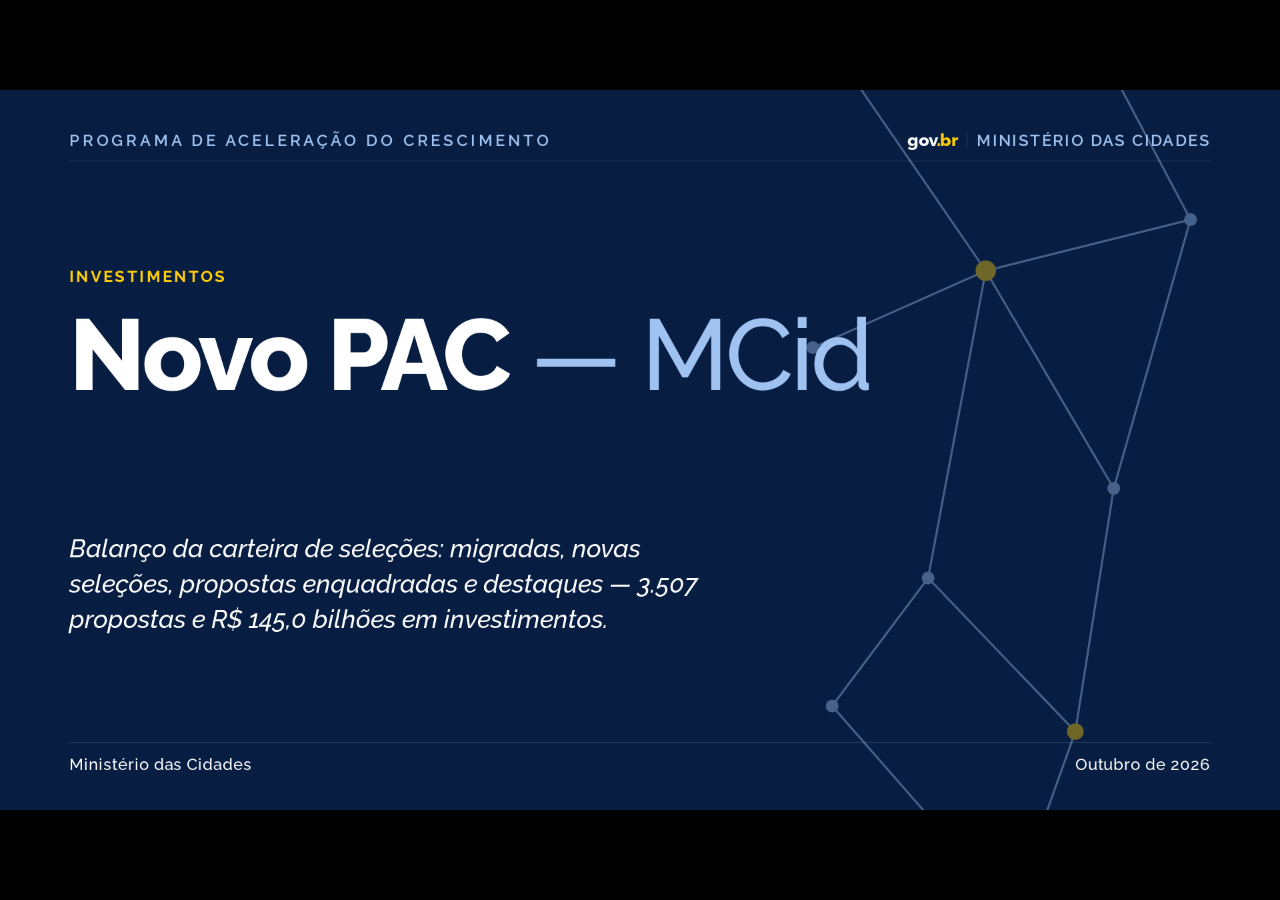
<file: versao-detalhada.html>
<!DOCTYPE html>
<html lang="pt-BR"><head>
<meta charset="UTF-8">
<meta name="viewport" content="width=device-width, initial-scale=1.0">
<title>Novo PAC — MCid · Investimentos</title>
<link rel="preconnect" href="https://fonts.googleapis.com">
<link rel="preconnect" href="https://fonts.gstatic.com" crossorigin="">
<!-- Tipografia oficial do Governo Federal (Padrão Digital de Governo — gov.br/ds) -->
<link rel="stylesheet" href="https://cdngovbr-ds.estaleiro.serpro.gov.br/design-system/fonts/rawline/css/rawline.css">
<link rel="stylesheet" href="https://fonts.googleapis.com/css2?family=Raleway:ital,wght@0,300;0,400;0,500;0,600;0,700;0,800;1,300;1,400;1,500;1,600;1,700&display=swap">
<style>
  deck-stage:not(:defined){ visibility:hidden; }

  :root{
    /* type scale @1920 */
    --t-huge: 188px;
    --t-stat: 94px;
    --t-stat-sm: 64px;
    --t-title: 62px;
    --t-dek: 30px;
    --t-take: 31px;
    --t-body: 26px;
    --t-small: 25px;
    --t-label: 24px;
    --t-eyebrow: 24px;
    --t-foot: 24px;
    --t-divnum: 300px;
    --t-divtitle: 84px;

    /* spacing */
    --pad-top: 60px;
    --pad-x: 104px;
    --pad-bottom: 54px;
    --gap: 46px;

    /* color — Padrão Digital de Governo (gov.br) */
    --paper: #FFFFFF;
    --paper-2: #EDF2FB;
    --panel: #EDF2FB;
    --ink: #14233F;
    --ink-soft: #5E5E66;      /* cinza neutro (ref. PPTX #8C8C8C/#333) — menos azulado */
    --navy: #071D41;          /* blue-warm-vivid-90 — azul institucional */
    --navy-deep: #051536;
    --navy-2: #0C2A5E;
    --blue: #1351B4;          /* blue-warm-vivid-70 — azul primário gov.br */
    --blue-soft: #9FC2F0;
    --yellow: #FFCD07;        /* amarelo gov.br */
    --green: #168821;         /* verde gov.br */
    --amber: var(--accent);   /* acento em slides claros → cor da Parte */
    --amber-bright: #FFCD07;  /* amarelo gov.br — fio condutor constante */
    --line: rgba(7,29,65,.14);
    --line-strong: rgba(7,29,65,.30);
    --line-dark: rgba(255,255,255,.16);

    /* ---- sistema cromático por Parte (sóbrio, harmônico com gov.br) ---- */
    --accent: #1351B4;        /* default = azul institucional */
    --accent-deep: #0C3C8F;
    --accent-bright: #6FA8F0; /* legível sobre navy */
    --accent-soft: #9FC2F0;
  }

  /* ====== sistema cromático por Parte — paleta extraída da apresentação PPTX de referência ======
     Narrativa: vermelho (o problema) → azul (a solução) → verde (a prova) → ouro (o valor) */
  /* Parte 01 · O Diagnóstico — vermelho-telha gov (problema/lacuna) */
  .p1{ --accent:#BC4749; --accent-deep:#9A383A; --accent-bright:#E48587; --accent-soft:#E7B7B8; --amber:var(--accent); }
  /* Parte 02 · A Plataforma — azul institucional gov.br (a solução) */
  .p2{ --accent:#1351B4; --accent-deep:#0C3C8F; --accent-bright:#6FA8F0; --accent-soft:#CADCFC; --amber:var(--accent); }
  /* Parte 03 · Piloto e Expansão — verde gov.br (a prova) */
  .p3{ --accent:#168821; --accent-deep:#0F5F18; --accent-bright:#54C264; --accent-soft:#9BD8A2; --amber:var(--accent); }
  /* Parte 04 · Governança e Valor — ouro gov (o valor) */
  .p4{ --accent:#B38600; --accent-deep:#8A6800; --accent-bright:#E5B400; --accent-soft:#E6CE7A; --amber:var(--accent); }

  /* ====== policromia intra-slide ======
     Grupos de itens independentes (cartões, trio, matriz) percorrem a paleta de
     referência — azul → verde → vermelho → ouro — para que cada slide mostre 2–3
     cores ao mesmo tempo, em vez de um tom único. */
  .trio > div:nth-child(3n+1) .tv{ color:#0C3C8F; }
  .trio > div:nth-child(3n+2) .tv{ color:#0F5F18; }
  .trio > div:nth-child(3n+3) .tv{ color:#9A383A; }
  .trio > div:nth-child(3n+1) .tl{ color:#1351B4; }
  .trio > div:nth-child(3n+2) .tl{ color:#168821; }
  .trio > div:nth-child(3n+3) .tl{ color:#BC4749; }

  .matrix .mcard:nth-child(4n+1){ border-left-color:#1351B4; }
  .matrix .mcard:nth-child(4n+1) .mhead .ic{ color:#1351B4; }
  .matrix .mcard:nth-child(4n+2){ border-left-color:#168821; }
  .matrix .mcard:nth-child(4n+2) .mhead .ic{ color:#168821; }
  .matrix .mcard:nth-child(4n+3){ border-left-color:#BC4749; }
  .matrix .mcard:nth-child(4n+3) .mhead .ic{ color:#BC4749; }
  .matrix .mcard:nth-child(4n+4){ border-left-color:#B38600; }
  .matrix .mcard:nth-child(4n+4) .mhead .ic{ color:#B38600; }

  *{ box-sizing:border-box; }

  section{
    font-family:'rawline', 'Raleway', sans-serif;
    background:var(--paper);
    color:var(--ink);
    padding:var(--pad-top) var(--pad-x) var(--pad-bottom);
    display:flex;
    flex-direction:column;
    -webkit-font-smoothing:antialiased;
    overflow:hidden;
  }

  /* ---------- chrome ---------- */
  .top{ display:flex; justify-content:space-between; align-items:flex-end; padding-bottom:16px; }
  .eyebrow{ font-size:var(--t-eyebrow); font-weight:600; letter-spacing:.18em; text-transform:uppercase; color:var(--ink-soft); }
  .eyebrow .num{ color:var(--amber); margin-right:.55em; font-weight:700; }
  .brand{ display:flex; align-items:center; gap:14px; }
  .govbr{ font-size:26px; font-weight:800; letter-spacing:-.02em; color:var(--ink); }
  .govbr b{ color:var(--blue); font-weight:800; }
  .brand .div{ width:1px; height:22px; background:var(--line-strong); }
  .brand .min{ font-size:24px; font-weight:600; letter-spacing:.10em; text-transform:uppercase; color:var(--ink-soft); }
  .hr{ height:1px; background:var(--line); border:0; margin:0; }

  .body{ flex:1; min-height:0; display:flex; flex-direction:column; padding-top:46px; }

  .bot{ display:flex; justify-content:space-between; align-items:center; padding-top:16px; border-top:1px solid var(--line); margin-top:auto; }
  .org{ font-size:var(--t-foot); font-weight:500; letter-spacing:.04em; color:var(--ink-soft); white-space:nowrap; }
  .pageno{ font-size:var(--t-foot); font-weight:700; letter-spacing:.08em; color:var(--ink-soft); font-variant-numeric:tabular-nums; }
  deck-stage{ counter-reset: pg; }
  section{ counter-increment: pg; }
  .pageno::before{ content: counter(pg, decimal-leading-zero); }

  /* dark variant */
  section.dark{ background:var(--navy); color:var(--paper); }
  section.dark .eyebrow{ color:var(--blue-soft); }
  section.dark .eyebrow .num{ color:var(--amber-bright); }
  section.dark .govbr{ color:#fff; }
  section.dark .govbr b{ color:var(--blue-soft); }
  section.dark .brand .min{ color:var(--blue-soft); }
  section.dark .brand .div{ background:var(--line-dark); }
  section.dark .hr{ background:var(--line-dark); }
  section.dark .bot{ border-top-color:var(--line-dark); }
  section.dark .org,section.dark .pageno{ color:var(--blue-soft); }

  /* ---------- titles ---------- */
  .title{ font-size:var(--t-title); font-weight:600; line-height:1.04; letter-spacing:-.018em; margin:0; max-width:1400px; text-wrap:normal; }
  .dek{ font-size:var(--t-dek); font-weight:400; line-height:1.32; color:var(--ink-soft); margin:18px 0 0; max-width:46ch; text-wrap:pretty; }
  section.dark .dek{ color:var(--blue-soft); }
  .title-block{ margin-bottom:var(--gap); flex:none; }

  /* takeaway line */
  .take{ display:flex; align-items:baseline; gap:18px; margin-top:auto; padding-top:30px; }
  .take .tick{ flex:none; width:30px; height:4px; background:var(--yellow); transform:translateY(-8px); }
  .take p{ margin:0; font-family:'Raleway',sans-serif; font-style:italic; font-weight:500; font-size:var(--t-take); line-height:1.34; color:var(--ink); max-width:62ch; text-wrap:pretty; }
  section.dark .take p{ color:#fff; }
  section.dark .take .tick{ background:var(--amber-bright); }

  /* source line */
  .src{ font-size:20px; font-weight:400; color:var(--ink-soft); opacity:.85; margin-top:14px; max-width:74ch; }
  section.dark .src{ color:var(--blue-soft); }

  /* ---------- data ---------- */
  .bignum{ font-weight:800; font-size:var(--t-huge); line-height:.86; letter-spacing:-.04em; color:var(--accent-deep); font-variant-numeric:tabular-nums; }
  .bignum .u{ font-size:.3em; font-weight:700; letter-spacing:0; color:var(--ink-soft); }
  section.dark .bignum{ color:#fff; }
  .stat{ font-weight:800; font-size:var(--t-stat); line-height:.9; letter-spacing:-.03em; color:var(--accent-deep); font-variant-numeric:tabular-nums; }
  .stat.amber{ color:var(--accent); }
  .stat.green{ color:var(--green); }
  .bignum.green{ color:var(--green); }
  section.dark .stat{ color:var(--amber-bright); }

  .label{ font-size:var(--t-label); font-weight:700; letter-spacing:.14em; text-transform:uppercase; color:var(--ink-soft); }
  .label.amber{ color:var(--amber); }
  section.dark .label{ color:var(--blue-soft); }

  /* generic helpers */
  .row{ display:flex; }
  .col{ display:flex; flex-direction:column; }
  .grow{ flex:1; min-height:0; }
  ul.clean{ list-style:none; margin:0; padding:0; display:flex; flex-direction:column; gap:var(--gi,20px); }
  ul.clean li{ font-size:var(--t-body); line-height:1.28; display:flex; gap:16px; align-items:flex-start; }
  ul.clean li .mk{ flex:none; color:var(--accent); font-weight:800; transform:translateY(-1px); }
  ul.clean li .mk.dot{ width:.4em; height:.4em; background:currentColor; border-radius:1.5px; align-self:flex-start; margin-top:.46em; transform:none; }
  ul.clean li .mk.ok{ color:var(--green); }

  .icon{ width:1em; height:1em; stroke:currentColor; fill:none; stroke-width:1.7; stroke-linecap:round; stroke-linejoin:round; display:block; }

  /* ---------- chapter divider ---------- */
  section.divider .body{ justify-content:flex-end; padding-top:0; position:relative; }
  .divnum{ position:absolute; top:18%; right:0; font-size:var(--t-divnum); font-weight:800; line-height:.8; letter-spacing:-.05em; color:color-mix(in srgb, var(--accent-bright) 16%, transparent); pointer-events:none; }
  .divtitle{ font-size:var(--t-divtitle); font-weight:700; line-height:1; letter-spacing:-.02em; margin:0; max-width:1400px; color:#fff; }
  .divframe{ font-family:'Raleway',sans-serif; font-style:italic; font-weight:500; font-size:34px; line-height:1.4; color:var(--accent-soft); margin:34px 0 0; max-width:50ch; }
  .divkick{ display:flex; align-items:center; gap:20px; margin-bottom:30px; }
  .divkick .k{ font-size:26px; font-weight:700; letter-spacing:.2em; text-transform:uppercase; color:var(--accent-bright); }
  .divkick .ln{ height:2px; width:90px; background:var(--accent-bright); }

  /* ---------- two-column panels ---------- */
  .duo{ display:grid; grid-template-columns:1fr 1fr; gap:0; flex:1; min-height:0; }
  .duo > div{ padding:0 56px; display:flex; flex-direction:column; }
  .duo > div:first-child{ padding-left:0; }
  .duo > div:last-child{ padding-right:0; border-left:1px solid var(--line); }
  section.dark .duo > div:last-child{ border-left-color:var(--line-dark); }
  .colhead{ font-size:var(--t-label); font-weight:700; letter-spacing:.14em; text-transform:uppercase; color:var(--amber); margin-bottom:30px; }

  /* breakdown rows */
  .brk{ display:flex; flex-direction:column; }
  .brk .it{ display:grid; grid-template-columns:1fr auto; gap:30px; align-items:center; padding:24px 0; border-top:1px solid var(--line); }
  .brk .it:last-child{ border-bottom:1px solid var(--line); }
  section.dark .brk .it{ border-color:var(--line-dark); }
  .brk .nm{ font-size:30px; font-weight:700; color:var(--ink); }
  section.dark .brk .nm{ color:#fff; }
  .brk .ds{ font-size:24px; font-weight:400; color:var(--ink-soft); margin-top:5px; }
  .brk .vl{ font-size:46px; font-weight:800; color:var(--accent-deep); letter-spacing:-.02em; font-variant-numeric:tabular-nums; white-space:nowrap; }
  section.dark .brk .vl{ color:var(--amber-bright); }

  /* stat card trio */
  .cards{ display:grid; gap:24px; }
  .card{ background:transparent; border-top:3px solid var(--accent); padding:22px 0 2px; display:flex; flex-direction:column; }
  section.dark .card{ background:transparent; border-top-color:var(--amber-bright); }
  .card .cv{ font-size:var(--t-stat-sm); font-weight:800; letter-spacing:-.03em; color:var(--accent-deep); line-height:.95; font-variant-numeric:tabular-nums; }
  section.dark .card .cv{ color:#fff; }
  .card .cl{ font-size:24px; font-weight:600; color:var(--ink); margin-top:14px; }
  .card .cd{ font-size:24px; font-weight:400; color:var(--ink-soft); margin-top:8px; line-height:1.3; }

  /* table */
  table.tbl{ width:100%; border-collapse:collapse; }
  table.tbl th{ text-align:left; font-size:var(--t-label); font-weight:700; letter-spacing:.12em; text-transform:uppercase; color:var(--amber); padding:0 24px 18px; border-bottom:2px solid var(--line-strong); }
  table.tbl td{ padding:24px 24px; border-bottom:1px solid var(--line); vertical-align:middle; font-size:25px; }
  table.tbl tr td:first-child{ padding-left:0; }
  table.tbl .k{ font-weight:700; font-size:30px; color:var(--ink); }
  table.tbl .d{ color:var(--ink-soft); }
  table.tbl .badge{ display:inline-block; font-size:24px; font-weight:700; letter-spacing:.06em; padding:7px 16px; border:1px solid var(--line-strong); border-radius:2px; color:var(--navy); }

  /* mini icon chip */
  .chip{ display:inline-flex; align-items:center; gap:10px; font-size:22px; font-weight:600; color:var(--ink-soft); }
  .chip .icon{ font-size:26px; color:var(--accent); }
  section.dark .chip .icon{ color:var(--blue-soft); }

  /* flow / process */
  .flow{ display:flex; align-items:stretch; gap:0; flex:1; }
  .flow .step{ flex:1; display:flex; flex-direction:column; justify-content:center; padding:0 30px; }
  .flow .step:first-child{ padding-left:0; }
  .flow .arr{ flex:none; display:flex; align-items:center; color:var(--amber); font-size:46px; font-weight:300; align-self:center; }
  .flow .sn{ font-size:24px; font-weight:800; color:var(--amber); }
  .flow .st{ font-size:30px; font-weight:700; color:var(--ink); margin-top:14px; line-height:1.1; }
  section.dark .flow .st{ color:#fff; }
  .flow .sd{ font-size:24px; color:var(--ink-soft); margin-top:8px; line-height:1.3; }

  /* journey (slide 19) — dynamic flow on a track */
  .journey{ position:relative; flex:1; display:flex; align-items:stretch; gap:18px; padding-top:14px; }
  .journey .jtrack{ position:absolute; top:calc(14px + 33px); left:9%; right:9%; height:3px; background:linear-gradient(90deg,var(--navy) 0%,var(--blue) 55%,var(--green) 100%); z-index:0; transform-origin:left center; }
  .jstep{ position:relative; z-index:1; flex:1; display:flex; flex-direction:column; align-items:center; text-align:center; }
  .jnode{ width:66px; height:66px; border-radius:50%; display:flex; align-items:center; justify-content:center; font-size:25px; font-weight:800; font-variant-numeric:tabular-nums; background:#fff; border:3px solid var(--navy); color:var(--navy); box-shadow:0 0 0 7px var(--paper); }
  .jcard{ margin-top:20px; width:100%; flex:1; background:transparent; border-top:0; padding:18px 12px 0; display:flex; flex-direction:column; align-items:center; }
  .jcard .jic{ width:42px; height:42px; fill:none; stroke:var(--navy); stroke-width:1.7; stroke-linecap:round; stroke-linejoin:round; margin-bottom:14px; }
  .jcard .jt{ font-size:28px; font-weight:700; color:var(--ink); line-height:1.08; }
  .jcard .jd{ font-size:24px; color:var(--ink-soft); margin-top:9px; line-height:1.26; }
  /* phase: origem (default navy). decisão (blue). hub. outcome (green) */
  .jstep.blue .jnode{ background:var(--blue); border-color:var(--blue); color:#fff; }
  .jstep.blue .jcard{ border-top-color:var(--blue); }
  .jstep.blue .jcard .jic{ stroke:var(--blue); }
  .jstep.green .jnode{ background:var(--green); border-color:var(--green); color:#fff; }
  .jstep.green .jcard{ border-top-color:var(--green); }
  .jstep.green .jcard .jic{ stroke:var(--green); }
  /* the hub — Plataforma, highlighted */
  .jstep.hub{ flex:1.18; }
  .jstep.hub .jnode{ width:80px; height:80px; background:var(--navy); border-color:var(--navy); color:#fff; font-size:28px; transform:translateY(-7px); }
  .jstep.hub .jcard{ background:transparent; border-top:0; }
  .jstep.hub .jcard .jic{ stroke:var(--navy); width:46px; height:46px; }
  .jstep.hub .jcard .jt{ color:var(--ink); }
  .jstep.hub .jcard .jd{ color:var(--ink-soft); }
  .jstep.hub .jtag{ display:inline-block; margin-top:12px; font-size:18px; font-weight:700; letter-spacing:.16em; text-transform:uppercase; color:var(--yellow); }
  /* entrance animation — gated, print/reduced-motion safe */
  @media (prefers-reduced-motion: no-preference){
    section[data-deck-active] .journey .jtrack{ animation:jdraw .85s cubic-bezier(.4,.1,.2,1) both; }
    section[data-deck-active] .jstep{ animation:jrise .55s cubic-bezier(.2,.7,.3,1) backwards; }
    section[data-deck-active] .jstep:nth-child(2){ animation-delay:.12s; }
    section[data-deck-active] .jstep:nth-child(3){ animation-delay:.24s; }
    section[data-deck-active] .jstep:nth-child(4){ animation-delay:.36s; }
    section[data-deck-active] .jstep:nth-child(5){ animation-delay:.48s; }
    section[data-deck-active] .jstep:nth-child(6){ animation-delay:.60s; }
    section[data-deck-active] .jstep:nth-child(7){ animation-delay:.72s; }
  }
  @keyframes jdraw{ from{ transform:scaleX(0); } to{ transform:scaleX(1); } }
  @keyframes jrise{ from{ opacity:0; transform:translateY(26px); } to{ opacity:1; transform:translateY(0); } }

  /* bars */
  .bars{ display:flex; flex-direction:column; gap:40px; width:100%; }
  .bar .lab{ display:flex; justify-content:space-between; align-items:baseline; margin-bottom:14px; }
  .bar .lab .t{ font-size:26px; font-weight:600; color:var(--ink); white-space:nowrap; }
  .bar .lab .v{ font-size:38px; font-weight:800; color:var(--accent-deep); font-variant-numeric:tabular-nums; letter-spacing:-.02em; }
  .bar .trk{ height:30px; background:rgba(7,29,65,.08); }
  .bar .fil{ height:100%; background:var(--accent-deep); transform-origin:left center; }
  .bar .fil.amber{ background:var(--yellow); }
  .bar.alt .lab .v{ color:var(--accent); }

  /* stacked bar */
  .stack{ display:flex; height:64px; width:100%; }
  .stack .seg{ display:flex; align-items:center; justify-content:center; color:#fff; font-weight:800; font-size:30px; }
  .stackleg{ display:flex; gap:40px; margin-top:24px; flex-wrap:wrap; }
  .stackleg .lg{ display:flex; align-items:center; gap:12px; font-size:24px; color:var(--ink-soft); }
  .stackleg .sw{ width:18px; height:18px; flex:none; }

  /* three stat columns */
  .trio{ display:grid; grid-template-columns:repeat(3,1fr); gap:0; flex:1; align-items:stretch; }
  .trio > div{ padding:0 52px; display:flex; flex-direction:column; justify-content:center; border-left:1px solid var(--line); }
  .trio > div:first-child{ padding-left:0; border-left:0; }
  section.dark .trio > div{ border-left-color:var(--line-dark); }
  .trio .tl{ font-size:var(--t-label); font-weight:700; letter-spacing:.14em; text-transform:uppercase; color:var(--amber); margin-bottom:22px; }
  .trio .tv{ font-size:104px; font-weight:800; letter-spacing:-.03em; color:var(--accent-deep); line-height:.9; font-variant-numeric:tabular-nums; }
  .trio .td{ font-size:24px; color:var(--ink-soft); margin-top:18px; line-height:1.32; }
  section.dark .trio .tv{ color:#fff; }

  /* pill list */
  .pills{ display:flex; flex-wrap:wrap; gap:14px; }
  .pill{ font-size:24px; font-weight:600; color:var(--navy); border:1px solid var(--line-strong); padding:12px 22px; border-radius:2px; white-space:nowrap; }

  /* indicator matrix */
  .matrix{ display:grid; grid-template-columns:1fr 1fr; gap:30px 44px; flex:1; }
  .mcard{ background:transparent; padding:20px 28px 20px 26px; display:flex; flex-direction:column; justify-content:center; border-left:4px solid var(--accent); }
  .mcard .mn{ font-size:35px; font-weight:700; color:var(--ink); line-height:1.1; }
  .mcard .mc{ display:flex; gap:10px; margin-top:24px; }
  .srcchip{ font-size:24px; font-weight:700; letter-spacing:.05em; padding:8px 16px; background:#fff; border:1px solid var(--line-strong); color:var(--navy); border-radius:2px; }
  .srcchip.off{ color:var(--ink-soft); opacity:.4; background:transparent; }

  /* law list */
  .law{ display:flex; flex-direction:column; }
  .law .it{ display:grid; grid-template-columns:300px 1fr; gap:40px; padding:9px 0; border-top:1px solid var(--line); align-items:baseline; }
  .law .it:last-child{ border-bottom:1px solid var(--line); }
  .law .art{ font-size:30px; font-weight:800; color:var(--navy); }
  .law .lb{ display:block; font-size:24px; letter-spacing:.04em; text-transform:uppercase; color:var(--amber); font-weight:700; margin-top:8px; }
  .law .tx{ font-size:26px; color:var(--ink); line-height:1.3; }
  /* highlighted core articles */
  .law .it.key{ background:var(--paper-2); border-top:0 !important; padding:15px 30px; margin:5px 0; position:relative; align-items:center; }
  .law .it.key::before{ content:""; position:absolute; left:0; top:0; bottom:0; width:6px; background:var(--accent); }
  .law .it.key .art{ color:var(--accent); font-size:33px; display:flex; align-items:center; gap:14px; }
  .law .it.key .art .keytag{ font-size:16px; font-weight:800; letter-spacing:.14em; text-transform:uppercase; color:var(--navy); background:var(--yellow); padding:5px 11px; border-radius:2px; }
  .law .it.key .tx{ font-weight:600; }

  /* four columns */
  .quad{ display:grid; grid-template-columns:repeat(4,1fr); gap:0; flex:1; }
  .quad > div{ padding:0 38px; border-left:1px solid var(--line); display:flex; flex-direction:column; }
  .quad > div:first-child{ padding-left:0; border-left:0; }
  .quad .colhead{ margin-bottom:26px; }
  .quad ul.clean li{ font-size:24px; line-height:1.26; }

  /* numbered steps */
  .steps{ display:flex; flex-direction:column; gap:20px; }
  .steps .s{ display:flex; gap:20px; align-items:baseline; font-size:27px; color:var(--ink); }
  .steps .n{ flex:none; width:36px; font-size:25px; font-weight:800; color:var(--amber); font-variant-numeric:tabular-nums; }

  /* roadmap (slide 29) — two-lane vertical timeline */
  .roadmap{ display:grid; grid-template-columns:1fr 1fr; gap:64px; flex:1; }
  .lane{ display:flex; flex-direction:column; }
  .lhead{ display:flex; align-items:center; gap:16px; padding-bottom:20px; margin-bottom:10px; border-bottom:2px solid var(--line-strong); }
  .lhead .lic{ width:36px; height:36px; fill:none; stroke:var(--blue); stroke-width:1.7; stroke-linecap:round; stroke-linejoin:round; flex:none; }
  .lhead .lt{ font-size:27px; font-weight:700; letter-spacing:.02em; color:var(--ink); }
  .lhead .ltag{ margin-left:auto; font-size:18px; font-weight:800; letter-spacing:.12em; text-transform:uppercase; color:var(--blue); background:var(--paper-2); padding:7px 14px; border-radius:2px; }
  .milestones{ position:relative; display:flex; flex-direction:column; justify-content:space-between; flex:1; padding-top:8px; }
  .milestones::before{ content:""; position:absolute; left:24px; top:34px; bottom:34px; width:2px; background:linear-gradient(180deg,var(--blue),var(--green)); }
  .mile{ position:relative; z-index:1; display:grid; grid-template-columns:48px 1fr; gap:24px; align-items:center; padding:10px 0; }
  .mnode{ width:48px; height:48px; border-radius:50%; display:flex; align-items:center; justify-content:center; font-size:24px; font-weight:800; font-variant-numeric:tabular-nums; background:var(--paper); border:2.5px solid var(--blue); color:var(--blue); }
  .mile:last-child .mnode{ background:var(--green); border-color:var(--green); color:#fff; }
  .mtxt{ display:flex; flex-direction:column; gap:3px; }
  .mtxt .mt{ font-size:26px; font-weight:700; color:var(--ink); line-height:1.12; }
  .mtxt .md{ font-size:24px; color:var(--ink-soft); line-height:1.2; }

  /* role columns (Responsabilidades) — open triptych, no fill (v9) */
  .roles{ display:grid; grid-template-columns:repeat(3,1fr); gap:0; flex:1; }
  .role{ --rc:var(--accent); display:flex; flex-direction:column; background:transparent; padding:0 54px; border-left:1px solid var(--line); }
  .role:first-child{ padding-left:0; border-left:0; }
  .role:last-child{ padding-right:0; }
  .role.navy{ --rc:var(--navy); }
  .role.green{ --rc:var(--green); }
  .role .rhead{ padding:0 0 24px; }
  .role .rhead::before{ content:""; display:block; width:56px; height:5px; background:var(--rc); margin-bottom:26px; border-radius:2px; }
  .role .rhead .ric{ width:46px; height:46px; fill:none; stroke:var(--rc); stroke-width:1.7; stroke-linecap:round; stroke-linejoin:round; margin-bottom:18px; }
  .role .rkick{ font-size:18px; font-weight:700; letter-spacing:.13em; text-transform:uppercase; color:var(--rc); }
  .role .rn{ font-size:34px; font-weight:800; color:var(--ink); margin-top:7px; letter-spacing:-.01em; }
  .role .rbody{ display:flex; flex-direction:column; flex:1; }
  .role .ri{ font-size:24px; color:var(--ink); padding:16px 0 16px 30px; border-top:1px solid var(--line); line-height:1.24; position:relative; }
  .role .ri:last-child{ border-bottom:1px solid var(--line); }
  .role .ri::before{ content:""; position:absolute; left:0; top:1.18em; width:13px; height:2px; background:var(--rc); }
  @media (prefers-reduced-motion: no-preference){
    section[data-deck-active] .role{ animation:gbandin .5s cubic-bezier(.2,.7,.3,1) backwards; }
    section[data-deck-active] .role:nth-child(1){ animation-delay:.10s; }
    section[data-deck-active] .role:nth-child(2){ animation-delay:.24s; }
    section[data-deck-active] .role:nth-child(3){ animation-delay:.38s; }
  }

  /* benefit cards 2x2 (slide 27) */
  .benefits{ display:grid; grid-template-columns:1fr 1fr; grid-template-rows:1fr 1fr; gap:24px; flex:1; }
  .benefit{ background:var(--paper-2); padding:26px 32px; display:flex; flex-direction:column; border-left:5px solid var(--accent); }
  .benefit.navy{ border-left-color:var(--navy); }
  .benefit.green{ border-left-color:var(--green); }
  .benefit .bhead{ display:flex; align-items:center; gap:16px; margin-bottom:8px; }
  .benefit .bic{ width:38px; height:38px; fill:none; stroke:var(--accent); stroke-width:1.7; stroke-linecap:round; stroke-linejoin:round; flex:none; }
  .benefit.navy .bic{ stroke:var(--navy); }
  .benefit.green .bic{ stroke:var(--green); }
  .benefit .bn{ font-size:28px; font-weight:800; color:var(--ink); flex:1 1 0%; min-width:0; line-height:1.1; }
  .benefit .bl{ list-style:none; margin:0; padding:0; display:flex; flex-wrap:wrap; gap:8px 26px; }
  .benefit .bl li{ font-size:24px; color:var(--ink); display:flex; gap:11px; align-items:flex-start; line-height:1.2; width:calc(50% - 13px); }
  .benefit .bl li::before{ content:""; flex:none; width:7px; height:7px; border-radius:2px; background:var(--accent); transform:translateY(.45em); }
  .benefit.navy .bl li::before{ background:var(--navy); }
  .benefit.green .bl li::before{ background:var(--green); }

  /* ---------- measurement axis "régua" (slide 20) ---------- */
  .gauge{ display:grid; grid-template-columns:138px 1fr; flex:1; min-height:0; }
  .gauge .b1{ --acc:#1351B4; }
  .gauge .b2{ --acc:#1351B4; }
  .gauge .b3{ --acc:#1351B4; }
  .gauge .b4{ --acc:#168821; }
  /* left axis */
  .gauge .axis{ position:relative; display:flex; flex-direction:column; }
  .gauge .axis::after{ content:""; position:absolute; top:8px; bottom:8px; right:0; width:2px; background:linear-gradient(180deg,#0C2A5E,#1351B4 58%,#168821); transform-origin:top center; }
  .gauge .axis .minor{ position:absolute; top:8px; bottom:8px; right:3px; width:13px; background-image:repeating-linear-gradient(to bottom, rgba(7,29,65,.20) 0 1.5px, transparent 1.5px 21px); pointer-events:none; }
  .aband{ position:relative; flex:1; display:flex; align-items:center; justify-content:flex-end; padding-right:30px; }
  .aband .anum{ font-size:62px; font-weight:800; letter-spacing:-.04em; line-height:1; color:var(--acc); font-variant-numeric:tabular-nums; }
  .aband::after{ content:""; position:absolute; right:-8px; top:50%; width:16px; height:16px; border-radius:50%; background:var(--acc); transform:translateY(-50%); box-shadow:0 0 0 6px var(--paper), 0 0 0 7px rgba(7,29,65,.12); }
  /* right domains */
  .gauge .domains{ display:flex; flex-direction:column; }
  .gband{ flex:1; display:flex; flex-direction:column; justify-content:center; padding:0 0 0 48px; border-top:1px solid var(--line); }
  .gband:first-child{ border-top:0; }
  .gtrow{ display:flex; align-items:center; gap:18px; }
  .gband .gic{ width:34px; height:34px; fill:none; stroke:var(--acc); stroke-width:1.7; stroke-linecap:round; stroke-linejoin:round; flex:none; }
  .gband .gt2{ font-size:46px; font-weight:800; letter-spacing:-.02em; line-height:1.04; color:var(--ink); white-space:nowrap; }
  .gmetrics{ display:flex; flex-wrap:wrap; gap:14px 16px; margin-top:20px; }
  .gmetric{ display:flex; align-items:center; gap:13px; font-size:26px; font-weight:500; color:var(--ink-soft); }
  .gmetric::before{ content:""; flex:none; width:9px; height:9px; background:var(--yellow); transform:rotate(45deg); }
  .gmetric + .gmetric{ padding-left:16px; border-left:1px solid var(--line); }
  @media (prefers-reduced-motion: no-preference){
    section[data-deck-active] .gauge .axis::after{ animation:axisdraw .9s cubic-bezier(.4,.1,.2,1) both; }
    section[data-deck-active] .gband{ animation:gbandin .55s cubic-bezier(.2,.7,.3,1) backwards; }
    section[data-deck-active] .aband{ animation:gbandin .55s cubic-bezier(.2,.7,.3,1) backwards; }
    section[data-deck-active] .gband:nth-child(1),section[data-deck-active] .aband:nth-child(2){ animation-delay:.14s; }
    section[data-deck-active] .gband:nth-child(2),section[data-deck-active] .aband:nth-child(3){ animation-delay:.30s; }
    section[data-deck-active] .gband:nth-child(3),section[data-deck-active] .aband:nth-child(4){ animation-delay:.46s; }
    section[data-deck-active] .gband:nth-child(4),section[data-deck-active] .aband:nth-child(5){ animation-delay:.62s; }
  }
  @keyframes axisdraw{ from{ transform:scaleY(0); } to{ transform:scaleY(1); } }
  @keyframes gbandin{ from{ opacity:0; transform:translateX(26px); } to{ opacity:1; transform:none; } }

  /* ---------- combination matrix (slide 15) ---------- */
  .combo{ display:flex; flex-direction:column; flex:1; min-height:0; }
  .combo .crow{ display:grid; grid-template-columns:1.9fr 1fr 1fr 1fr; align-items:center; }
  .combo .crow.head{ flex:none; padding-bottom:22px; }
  .combo .crow.body{ flex:1; border-top:1px solid var(--line); }
  .combo .clbl{ font-size:22px; font-weight:700; letter-spacing:.12em; text-transform:uppercase; color:var(--ink-soft); }
  .combo .csrc{ text-align:center; font-size:25px; font-weight:800; letter-spacing:.1em; text-transform:uppercase; }
  .combo .csrc.s1{ color:var(--navy); }
  .combo .csrc.s2{ color:var(--blue); }
  .combo .csrc.s3{ color:var(--green); }
  .combo .cname{ display:flex; align-items:center; gap:22px; }
  .combo .cname .cic{ width:40px; height:40px; fill:none; stroke:var(--navy); stroke-width:1.7; stroke-linecap:round; stroke-linejoin:round; flex:none; }
  .combo .cname .ct{ font-size:33px; font-weight:700; color:var(--ink); letter-spacing:-.01em; }
  .combo .cell{ display:flex; justify-content:center; }
  .combo .dot{ width:28px; height:28px; border-radius:50%; border:2px solid var(--line-strong); }
  .combo .dot.on{ width:46px; height:46px; border:0; display:flex; align-items:center; justify-content:center; }
  .combo .dot.on.s1{ background:var(--navy); }
  .combo .dot.on.s2{ background:var(--blue); }
  .combo .dot.on.s3{ background:var(--green); }
  .combo .dot.on svg{ width:25px; height:25px; fill:none; stroke:#fff; stroke-width:2.8; stroke-linecap:round; stroke-linejoin:round; }
  @media (prefers-reduced-motion: no-preference){
    section[data-deck-active] .combo .crow.body{ animation:gbandin .5s cubic-bezier(.2,.7,.3,1) backwards; }
    section[data-deck-active] .combo .crow.body:nth-child(2){ animation-delay:.12s; }
    section[data-deck-active] .combo .crow.body:nth-child(3){ animation-delay:.24s; }
    section[data-deck-active] .combo .crow.body:nth-child(4){ animation-delay:.36s; }
    section[data-deck-active] .combo .crow.body:nth-child(5){ animation-delay:.48s; }
  }

  /* ---------- stakeholder lanes (slide 27) ---------- */
  .eco{ display:flex; flex-direction:column; flex:1; min-height:0; }
  .lane{ --acc:var(--blue); display:grid; grid-template-columns:368px 1fr; gap:54px; align-items:center; flex:1; border-top:1px solid var(--line); }
  .lane:first-child{ border-top:0; }
  .lane.navy{ --acc:var(--navy); }
  .lane.green{ --acc:var(--green); }
  .lane.gold{ --acc:var(--amber); }
  .lane .who{ display:flex; align-items:center; gap:24px; }
  .lane .wbadge{ width:64px; height:64px; border-radius:50%; background:var(--acc); display:flex; align-items:center; justify-content:center; flex:none; }
  .lane .wbadge svg{ width:34px; height:34px; fill:none; stroke:#fff; stroke-width:1.7; stroke-linecap:round; stroke-linejoin:round; }
  .lane .wn{ font-size:35px; font-weight:800; color:var(--ink); letter-spacing:-.01em; line-height:1.05; }
  .lane .gains{ display:flex; flex-wrap:wrap; gap:18px 40px; }
  .lane .gain{ font-size:25px; color:var(--ink); display:flex; align-items:center; gap:14px; line-height:1.2; width:calc(50% - 20px); }
  .lane .gain::before{ content:""; flex:none; width:9px; height:9px; border-radius:50%; background:var(--acc); }
  @media (prefers-reduced-motion: no-preference){
    section[data-deck-active] .lane{ animation:gbandin .5s cubic-bezier(.2,.7,.3,1) backwards; }
    section[data-deck-active] .lane:nth-child(1){ animation-delay:.10s; }
    section[data-deck-active] .lane:nth-child(2){ animation-delay:.22s; }
    section[data-deck-active] .lane:nth-child(3){ animation-delay:.34s; }
    section[data-deck-active] .lane:nth-child(4){ animation-delay:.46s; }
  }

  /* manifesto bands (slide 28) */
  .manifesto{ display:flex; flex-direction:column; justify-content:space-between; flex:1; }
  .frente{ display:grid; grid-template-columns:84px 1fr; gap:30px; align-items:center; padding:14px 0; border-top:1px solid var(--line); }
  .frente:last-child{ border-bottom:1px solid var(--line); }
  .frente .fbadge{ width:66px; height:66px; border-radius:50%; background:var(--navy); display:flex; align-items:center; justify-content:center; }
  .frente .fbadge svg{ width:38px; height:38px; fill:none; stroke:#fff; stroke-width:1.7; stroke-linecap:round; stroke-linejoin:round; }
  .frente.green .fbadge{ background:var(--green); }
  .frente.blue .fbadge{ background:var(--blue); }
  .frente .ftxt{ display:flex; flex-direction:column; gap:5px; }
  .frente .ft{ font-size:30px; font-weight:800; color:var(--ink); letter-spacing:-.01em; }
  .frente .fl{ font-size:26px; color:var(--ink-soft); line-height:1.24; max-width:62ch; }

  /* reveal mapping — observação → implicação (slide 23) */
  .reveal{ display:flex; flex-direction:column; flex:1; }
  .reveal .rhd{ display:grid; grid-template-columns:1fr 70px 1fr; gap:30px; padding-bottom:14px; }
  .reveal .rhd .colhead{ margin:0; }
  .rrow{ display:grid; grid-template-columns:1fr 70px 1fr; gap:30px; align-items:center; padding:14px 0; border-top:1px solid var(--line); }
  .rrow:last-child{ border-bottom:1px solid var(--line); }
  .robs{ font-size:25px; color:var(--ink); display:flex; gap:16px; align-items:baseline; line-height:1.22; }
  .robs .rnum{ flex:none; color:var(--ink-soft); font-weight:800; font-variant-numeric:tabular-nums; }
  .rarrow{ display:flex; align-items:center; justify-content:center; }
  .rarrow svg{ width:34px; height:22px; fill:none; stroke:var(--amber); stroke-width:2.4; stroke-linecap:round; stroke-linejoin:round; }
  .rimp{ font-size:25px; font-weight:600; color:var(--ink); background:var(--paper-2); padding:13px 22px; border-left:4px solid var(--accent); line-height:1.2; }

  /* Proteção × Flexibilização — open two-column comparison, no fill (v9) */
  .guard{ display:grid; grid-template-columns:1fr 1fr; gap:0; flex:1; }
  .gpanel{ --gc:var(--blue); display:flex; flex-direction:column; padding:0 58px; background:transparent; color:var(--ink); border-left:1px solid var(--line); }
  .gpanel:first-child{ padding-left:0; border-left:0; }
  .gpanel:last-child{ padding-right:0; }
  .gpanel.protect{ --gc:var(--navy); }
  .gpanel.flexi{ --gc:var(--blue); }
  .gpanel::before{ content:""; display:block; width:56px; height:5px; background:var(--gc); border-radius:2px; margin-bottom:26px; }
  .ghead{ display:flex; align-items:center; gap:18px; padding-bottom:22px; margin-bottom:4px; border-bottom:1px solid var(--line); }
  .ghead .ghic{ width:46px; height:46px; fill:none; stroke:var(--gc); stroke-width:1.6; stroke-linecap:round; stroke-linejoin:round; flex:none; }
  .ghead .gt{ font-size:30px; font-weight:800; letter-spacing:-.01em; color:var(--ink); }
  .ghead .gsub{ display:block; font-size:18px; font-weight:700; letter-spacing:.1em; text-transform:uppercase; margin-top:5px; color:var(--gc); }
  .gitem{ display:grid; grid-template-columns:30px 1fr; gap:20px; align-items:center; padding:15px 0; }
  .gitem + .gitem{ border-top:1px solid var(--line); }
  .gitem .gi{ width:28px; height:28px; fill:none; stroke:var(--gc); stroke-width:1.7; stroke-linecap:round; stroke-linejoin:round; }
  .gitem .gx{ font-size:24px; line-height:1.24; color:var(--ink); }
  @media (prefers-reduced-motion: no-preference){
    section[data-deck-active] .gpanel{ animation:gbandin .5s cubic-bezier(.2,.7,.3,1) backwards; }
    section[data-deck-active] .gpanel:nth-child(2){ animation-delay:.16s; }
  }

  /* ---------- iconography (v2) ---------- */
  .ic{ fill:none; stroke:currentColor; stroke-width:1.7; stroke-linecap:round; stroke-linejoin:round; flex:none; }
  /* inline icon on section/column headers (inherits amber from colhead) */
  .colhead{ display:flex; align-items:center; gap:14px; }
  .colhead .ic{ width:30px; height:30px; }
  /* trio labels get the same treatment */
  .tl{ display:flex; align-items:center; gap:14px; }
  .tl .ic{ width:30px; height:30px; }
  /* divider thematic icon */
  .divkick .dvic{ width:44px; height:44px; fill:none; stroke:var(--accent-bright); stroke-width:1.7; stroke-linecap:round; stroke-linejoin:round; margin-left:8px; }
  /* indicator matrix */
  .mcard .mhead{ display:flex; align-items:flex-start; gap:18px; margin-bottom:4px; }
  .mcard .mhead .ic{ width:38px; height:38px; color:var(--navy); }
  .mcard .mhead .mn{ margin:0; }
  /* flow steps */
  .flow .step .fic{ width:40px; height:40px; fill:none; stroke:var(--navy); stroke-width:1.7; stroke-linecap:round; stroke-linejoin:round; margin-bottom:16px; }
  section.dark .flow .step .fic{ stroke:#fff; }
  /* "O que é" diagram column icons */
  .diagcol .colhead{ margin-bottom:24px; }
  .diagarrow{ flex:none; width:104px; align-self:center; display:flex; align-items:center; justify-content:center; gap:9px; color:var(--amber); }
  .diagarrow svg{ width:26px; height:40px; fill:none; stroke:currentColor; stroke-width:3; stroke-linecap:round; stroke-linejoin:round; opacity:.22; animation:chevflow 1.4s ease-in-out infinite; }
  .diagarrow svg:nth-child(1){ animation-delay:0s; }
  .diagarrow svg:nth-child(2){ animation-delay:.18s; }
  .diagarrow svg:nth-child(3){ animation-delay:.36s; }
  @keyframes chevflow{ 0%,70%,100%{ opacity:.22; } 35%{ opacity:1; } }
  @media print{ .diagarrow svg{ opacity:1 !important; animation:none !important; } }
  .plathub{ width:60px; height:60px; fill:none; stroke:#fff; stroke-width:1.5; stroke-linecap:round; stroke-linejoin:round; margin-bottom:18px; }
  /* cover decorative network */
  .covernet{ position:absolute; top:0; right:0; height:100%; width:46%; pointer-events:none; opacity:.42; z-index:-1; }

  /* =========================================================
     MOTION — entrada por slide. Gated em [data-deck-active] +
     prefers-reduced-motion. Estado-base = visível (print/PDF ok).
     ========================================================= */
  @keyframes revUp   { from{ opacity:0; transform:translateY(26px); } to{ opacity:1; transform:none; } }
  @keyframes revUpSm { from{ opacity:0; transform:translateY(15px); } to{ opacity:1; transform:none; } }
  @keyframes revLeft { from{ opacity:0; transform:translateX(28px); } to{ opacity:1; transform:none; } }
  @keyframes revFade { from{ opacity:0; } to{ opacity:1; } }
  @keyframes popIn   { from{ opacity:0; transform:translateY(20px) scale(.965); } to{ opacity:1; transform:none; } }
  @keyframes barGrow { from{ transform:scaleX(0); } to{ transform:scaleX(1); } }
  @keyframes nodePulse{ 0%,100%{ opacity:1; } 50%{ opacity:.45; } }

  @media (prefers-reduced-motion: no-preference){
    /* chrome */
    section[data-deck-active] > .top{ animation:revFade .5s ease both; }
    section[data-deck-active] > .bot{ animation:revFade .6s .25s ease backwards; }

    /* títulos / texto editorial */
    section[data-deck-active] .title-block .title{ animation:revUp .62s cubic-bezier(.2,.7,.3,1) both; }
    section[data-deck-active] .title-block .dek{ animation:revUp .62s .10s cubic-bezier(.2,.7,.3,1) backwards; }
    section[data-deck-active] .take{ animation:revUp .6s .20s cubic-bezier(.2,.7,.3,1) backwards; }
    section[data-deck-active] .src{ animation:revFade .6s .32s ease backwards; }

    /* divisores de capítulo */
    section.divider[data-deck-active] .divnum{ animation:revFade 1s .1s ease backwards; }
    section.divider[data-deck-active] .divkick{ animation:revUpSm .55s cubic-bezier(.2,.7,.3,1) backwards; }
    section.divider[data-deck-active] .divkick .ln{ animation:barGrow .6s .12s cubic-bezier(.3,.8,.3,1) backwards; transform-origin:left center; }
    section.divider[data-deck-active] .divtitle{ animation:revUp .6s .14s cubic-bezier(.2,.7,.3,1) backwards; }
    section.divider[data-deck-active] .divframe{ animation:revUp .6s .26s cubic-bezier(.2,.7,.3,1) backwards; }

    /* capa */
    section.cover[data-deck-active] .body > *{ animation:revUp .7s cubic-bezier(.2,.7,.3,1) backwards; }
    section.cover[data-deck-active] .body > *:nth-child(2){ animation-delay:.10s; }
    section.cover[data-deck-active] .body > *:nth-child(3){ animation-delay:.24s; }
    section.cover[data-deck-active] .covernet g[fill] circle{ animation:nodePulse 3.4s ease-in-out infinite; }
    section.cover[data-deck-active] .covernet circle:nth-child(2n){ animation-delay:1.1s; }
    section.cover[data-deck-active] .covernet circle:nth-child(3n){ animation-delay:.6s; }

    /* dados em destaque */
    section[data-deck-active] .bignum,
    section[data-deck-active] .stat{ animation:popIn .6s .12s cubic-bezier(.2,.7,.3,1) backwards; }

    /* barras de progresso */
    section[data-deck-active] .bar .fil{ animation:barGrow .95s cubic-bezier(.25,.8,.3,1) backwards; }
    section[data-deck-active] .bar:nth-child(1) .fil{ animation-delay:.10s; }
    section[data-deck-active] .bar:nth-child(2) .fil{ animation-delay:.22s; }
    section[data-deck-active] .bar:nth-child(3) .fil{ animation-delay:.34s; }
    section[data-deck-active] .bar:nth-child(4) .fil{ animation-delay:.46s; }
    section[data-deck-active] .stack .seg{ animation:barGrow .85s .15s cubic-bezier(.25,.8,.3,1) backwards; transform-origin:left center; }

    /* listas e grades — entrada escalonada */
    section[data-deck-active] .brk .it,
    section[data-deck-active] table.tbl tbody tr,
    section[data-deck-active] .law .it,
    section[data-deck-active] .steps .s,
    section[data-deck-active] .rrow,
    section[data-deck-active] ul.clean li{ animation:revUpSm .5s cubic-bezier(.2,.7,.3,1) backwards; }
    section[data-deck-active] .cards .card,
    section[data-deck-active] .trio > div,
    section[data-deck-active] .quad > div,
    section[data-deck-active] .matrix .mcard,
    section[data-deck-active] .roles .role,
    section[data-deck-active] .benefits .benefit,
    section[data-deck-active] .guard .gpanel,
    section[data-deck-active] .duo > div,
    section[data-deck-active] .frente,
    section[data-deck-active] .pills .pill{ animation:popIn .55s cubic-bezier(.2,.7,.3,1) backwards; }

    /* stagger genérico por posição (1..8) */
    section[data-deck-active] .brk .it:nth-child(n),
    section[data-deck-active] .law .it:nth-child(n){ animation-delay:calc(.06s * var(--i, 0)); }

    section[data-deck-active] .cards .card:nth-child(1),
    section[data-deck-active] .trio > div:nth-child(1),
    section[data-deck-active] .quad > div:nth-child(1),
    section[data-deck-active] .matrix .mcard:nth-child(1),
    section[data-deck-active] .roles .role:nth-child(1),
    section[data-deck-active] .benefits .benefit:nth-child(1),
    section[data-deck-active] .guard .gpanel:nth-child(1),
    section[data-deck-active] .duo > div:nth-child(1){ animation-delay:.08s; }
    section[data-deck-active] .cards .card:nth-child(2),
    section[data-deck-active] .trio > div:nth-child(2),
    section[data-deck-active] .quad > div:nth-child(2),
    section[data-deck-active] .matrix .mcard:nth-child(2),
    section[data-deck-active] .roles .role:nth-child(2),
    section[data-deck-active] .benefits .benefit:nth-child(2),
    section[data-deck-active] .guard .gpanel:nth-child(2),
    section[data-deck-active] .duo > div:nth-child(2){ animation-delay:.20s; }
    section[data-deck-active] .cards .card:nth-child(3),
    section[data-deck-active] .trio > div:nth-child(3),
    section[data-deck-active] .quad > div:nth-child(3),
    section[data-deck-active] .matrix .mcard:nth-child(3),
    section[data-deck-active] .roles .role:nth-child(3),
    section[data-deck-active] .benefits .benefit:nth-child(3){ animation-delay:.32s; }
    section[data-deck-active] .quad > div:nth-child(4),
    section[data-deck-active] .matrix .mcard:nth-child(4),
    section[data-deck-active] .benefits .benefit:nth-child(4){ animation-delay:.44s; }

    section[data-deck-active] .brk .it:nth-child(2),
    section[data-deck-active] table.tbl tbody tr:nth-child(2),
    section[data-deck-active] .law .it:nth-child(2),
    section[data-deck-active] .steps .s:nth-child(2),
    section[data-deck-active] .rrow:nth-child(2),
    section[data-deck-active] ul.clean li:nth-child(2){ animation-delay:.12s; }
    section[data-deck-active] .brk .it:nth-child(3),
    section[data-deck-active] table.tbl tbody tr:nth-child(3),
    section[data-deck-active] .law .it:nth-child(3),
    section[data-deck-active] .steps .s:nth-child(3),
    section[data-deck-active] .rrow:nth-child(3),
    section[data-deck-active] ul.clean li:nth-child(3){ animation-delay:.18s; }
    section[data-deck-active] .brk .it:nth-child(4),
    section[data-deck-active] table.tbl tbody tr:nth-child(4),
    section[data-deck-active] .law .it:nth-child(4),
    section[data-deck-active] .steps .s:nth-child(4),
    section[data-deck-active] .rrow:nth-child(4),
    section[data-deck-active] ul.clean li:nth-child(4){ animation-delay:.24s; }
    section[data-deck-active] .brk .it:nth-child(5),
    section[data-deck-active] table.tbl tbody tr:nth-child(5),
    section[data-deck-active] .law .it:nth-child(5),
    section[data-deck-active] .steps .s:nth-child(5),
    section[data-deck-active] .rrow:nth-child(5),
    section[data-deck-active] ul.clean li:nth-child(5){ animation-delay:.30s; }
    section[data-deck-active] .brk .it:nth-child(n+6),
    section[data-deck-active] table.tbl tbody tr:nth-child(n+6),
    section[data-deck-active] .law .it:nth-child(n+6),
    section[data-deck-active] .rrow:nth-child(n+6),
    section[data-deck-active] ul.clean li:nth-child(n+6){ animation-delay:.36s; }
  }
  @media print{
    *{ animation:none !important; }
    .deck-menu, .deck-bar-zone{ display:none !important; }
  }

  /* =========================================================
     MENU DE SLIDES — navegação rápida (funciona em qualquer modo)
     ========================================================= */
  /* Barra de controle — oculta; revela ao passar o mouse embaixo.
     Reúne navegação, contador, reinício (R) e o menu de slides. */
  .deck-bar-zone{
    position:fixed; left:50%; bottom:0; transform:translateX(-50%);
    z-index:2147483000; padding:26px 34px 16px;
    display:flex; justify-content:center;
  }
  .deck-bar{
    display:flex; align-items:center; gap:4px;
    background:rgba(7,29,65,.84); backdrop-filter:blur(8px);
    border:1px solid rgba(255,255,255,.16); border-radius:7px;
    padding:6px 8px; color:#fff;
    opacity:0; transform:translateY(10px);
    transition:opacity .22s ease, transform .22s ease; pointer-events:none;
    font-family:'Raleway',sans-serif;
  }
  .deck-bar-zone:hover .deck-bar, .deck-bar:focus-within{ opacity:1; transform:none; pointer-events:auto; }
  .deck-bar button{ display:flex; align-items:center; gap:8px;
    background:none; border:0; cursor:pointer; color:#fff; font-family:inherit;
    padding:8px 11px; border-radius:5px; transition:background .13s; }
  .deck-bar button:hover{ background:rgba(255,255,255,.13); }
  .deck-bar .db-ico{ width:16px; height:16px; stroke:#fff; fill:none; stroke-width:1.9; stroke-linecap:round; stroke-linejoin:round; display:block; }
  .deck-bar .db-count{ font-size:15px; font-weight:700; letter-spacing:.04em; font-variant-numeric:tabular-nums; padding:0 9px; white-space:nowrap; }
  .deck-bar .db-count b{ color:#FFCD07; font-weight:800; }
  .deck-bar .db-sep{ width:1px; height:22px; background:rgba(255,255,255,.18); margin:0 5px; flex:none; }
  .deck-bar .db-reset{ font-size:12px; font-weight:700; letter-spacing:.1em; text-transform:uppercase; color:rgba(255,255,255,.82); }
  .deck-bar .db-reset .kbd{ font-size:11px; border:1px solid rgba(255,255,255,.32); border-radius:3px; padding:2px 7px; color:#fff; line-height:1; }
  .deck-bar .db-menu{ font-size:13px; font-weight:800; letter-spacing:.1em; text-transform:uppercase; }
  .deck-bar .db-menu .db-ico{ stroke:#FFCD07; }

  /* ===== Suporte a toque — celulares e tablets ===== */
  @media (hover: none), (pointer: coarse){
    /* sem hover no toque: a barra de controle fica sempre visível */
    .deck-bar{ opacity:1 !important; transform:none !important; pointer-events:auto !important; }
    .deck-bar-zone{ padding-bottom:max(16px, env(safe-area-inset-bottom)); }
    .deck-bar button{ padding:12px 14px; }      /* alvos de toque ≥44px */
    .deck-bar .db-ico{ width:20px; height:20px; }
    .deck-bar .db-count{ font-size:16px; }
  }
  /* dica de rotação em retrato — a apresentação é 16:9 */
  .rotate-hint{ position:fixed; inset:0; z-index:2147483002; display:none;
    flex-direction:column; align-items:center; justify-content:center; gap:20px;
    background:#071D41; color:#fff; text-align:center; padding:44px;
    font-family:'Raleway',sans-serif; }
  .rotate-hint .rh-ico{ width:76px; height:76px; stroke:#FFCD07; fill:none; stroke-width:1.5; stroke-linecap:round; stroke-linejoin:round; animation:rotatehint 2.6s ease-in-out infinite; }
  .rotate-hint .rh-t{ font-size:25px; font-weight:800; letter-spacing:-.01em; }
  .rotate-hint .rh-s{ font-size:16px; color:#9FC2F0; max-width:32ch; line-height:1.5; margin:0; }
  .rotate-hint .rh-x{ margin-top:6px; font-size:13px; font-weight:700; letter-spacing:.1em;
    text-transform:uppercase; color:#fff; border:1px solid rgba(255,255,255,.32); border-radius:6px;
    padding:13px 26px; cursor:pointer; background:none; }
  .rotate-hint .rh-x:active{ background:rgba(255,255,255,.12); }
  @keyframes rotatehint{ 0%,100%{ transform:rotate(-14deg); } 50%{ transform:rotate(76deg); } }
  @media (max-width:820px) and (orientation:portrait){
    .rotate-hint{ display:flex; }
    .rotate-hint[data-dismissed]{ display:none; }
  }

  .deck-menu{ position:fixed; inset:0; z-index:2147483001;
    display:flex; align-items:center; justify-content:center;
    background:rgba(5,16,38,.80); backdrop-filter:blur(8px);
    opacity:0; pointer-events:none; transition:opacity .22s ease;
    font-family:'Raleway',sans-serif; }
  .deck-menu[data-open]{ opacity:1; pointer-events:auto; }
  .deck-menu-panel{
    width:min(1180px,92vw); max-height:88vh; overflow:auto;
    background:#0A1E40; border:1px solid rgba(255,255,255,.14);
    box-shadow:0 30px 90px rgba(0,0,0,.5);
    padding:38px 44px 44px; transform:translateY(14px); transition:transform .22s ease; }
  .deck-menu[data-open] .deck-menu-panel{ transform:none; }
  .deck-menu-head{ display:flex; align-items:baseline; justify-content:space-between;
    border-bottom:1px solid rgba(255,255,255,.16); padding-bottom:20px; margin-bottom:30px; }
  .deck-menu-head h2{ margin:0; color:#fff; font-weight:800; font-size:30px; letter-spacing:-.01em; }
  .deck-menu-head .hint{ color:#9FC2F0; font-size:15px; font-weight:600; letter-spacing:.06em; }
  .deck-menu-close{ background:none; border:0; color:#9FC2F0; font-size:34px; line-height:1;
    cursor:pointer; padding:0 4px; transition:color .15s; }
  .deck-menu-close:hover{ color:#fff; }
  .deck-menu-groups{ display:grid; grid-template-columns:repeat(auto-fill,minmax(250px,1fr)); gap:34px 40px; }
  .dmg-kicker{ display:flex; align-items:center; gap:11px; margin-bottom:14px;
    width:100%; background:none; border:0; padding:4px 0; cursor:pointer;
    font-family:inherit; text-align:left; border-radius:2px; transition:opacity .12s; }
  .dmg-kicker[data-index]{ cursor:pointer; }
  .dmg-kicker:hover{ opacity:.78; }
  .dmg-kicker .dot{ width:11px; height:11px; border-radius:50%; flex:none; }
  .dmg-kicker .kt{ font-size:14px; font-weight:800; letter-spacing:.18em; text-transform:uppercase; color:#fff; }
  .dmg-kicker .ks{ font-size:14px; font-weight:600; color:#9FC2F0; letter-spacing:.02em; }
  .dmg-kicker[data-current] .ks{ color:#fff; }
  .dm-item{ display:flex; align-items:center; gap:14px; width:100%; text-align:left;
    background:none; border:0; border-left:2px solid rgba(255,255,255,.12);
    padding:9px 12px; cursor:pointer; color:#D7E2F4; font-family:inherit;
    transition:background .12s, border-color .12s, color .12s; }
  .dm-item:hover{ background:rgba(255,255,255,.06); color:#fff; }
  .dm-item .n{ font-size:14px; font-weight:800; font-variant-numeric:tabular-nums;
    color:#7E93B5; min-width:26px; }
  .dm-item .l{ font-size:17px; font-weight:600; line-height:1.2; }
  .dm-item[data-current]{ border-left-color:var(--mc,#FFCD07); background:rgba(255,255,255,.07); color:#fff; }
  .dm-item[data-current] .n{ color:var(--mc,#FFCD07); }
  .dm-item[data-divider] .l{ font-weight:800; }
</style>
<style>
  body{ margin:0; background:var(--navy); }
  /* ---- deck de dados: tabelas compactas + barras ---- */
  table.data{ width:100%; border-collapse:collapse; }
  table.data th{ text-align:right; font-size:21px; font-weight:700; letter-spacing:.1em; text-transform:uppercase; color:var(--ink-soft); padding:0 20px 14px; border-bottom:2px solid var(--line-strong); white-space:nowrap; }
  table.data th:first-child{ text-align:left; padding-left:0; }
  table.data th.bh{ text-align:left; }
  table.data td{ padding:11px 20px; border-bottom:1px solid var(--line); font-size:25px; color:var(--ink); font-variant-numeric:tabular-nums; text-align:right; white-space:nowrap; vertical-align:middle; }
  table.data td:first-child{ text-align:left; padding-left:0; font-weight:600; }
  table.data td.tt{ font-weight:800; color:var(--navy); }
  table.data tr.tot td{ border-top:2px solid var(--line-strong); border-bottom:0; font-weight:800; color:var(--navy); }
  table.data td.barcell{ width:380px; padding-right:0; }
  table.data td.barcell.sm{ width:260px; }
  /* variante densa — tabelas de 12 linhas */
  table.data.dense th{ font-size:19px; padding:0 16px 12px; }
  table.data.dense td{ padding:7px 16px; font-size:23px; }
  .body.tight{ padding-top:26px; }
  .title-block.tight{ margin-bottom:26px; }
  .title-row.tight{ margin-bottom:26px; }
  .tbar{ display:flex; width:100%; height:23px; background:rgba(7,29,65,.05); }
  .tbar.full{ background:transparent; }
  .tbar .sg{ display:block; height:100%; flex:none; }
  .tbar .sg + .sg{ margin-left:2px; }
  .sg.fin{ background:var(--blue); }
  .sg.ogu{ background:var(--green); }
  .sg.sel{ background:var(--blue); }
  .sg.enq{ background:var(--blue-soft); }
  @media (prefers-reduced-motion: no-preference){
    section[data-deck-active] .tbar .sg{ animation:barGrow .8s .25s cubic-bezier(.25,.8,.3,1) backwards; transform-origin:left center; }
  }
  /* legenda */
  .leg{ display:flex; gap:34px; align-items:center; }
  .leg .lg{ display:flex; align-items:center; gap:11px; font-size:22px; font-weight:600; color:var(--ink-soft); }
  .leg .sw{ width:16px; height:16px; flex:none; }
  /* header de slide com legenda à direita */
  .title-row{ display:flex; justify-content:space-between; align-items:flex-end; margin-bottom:var(--gap); }
  .title-row .title-block{ margin-bottom:0; }
  /* painel lateral de destaque */
  .sidepanel{ flex:none; width:27%; display:flex; flex-direction:column; justify-content:center; gap:8px; padding-right:56px; border-right:1px solid var(--line); margin-right:56px; }
  .sidepanel .bignum{ font-size:120px; }
  .sidepanel .stat2{ font-size:56px; font-weight:800; letter-spacing:-.02em; color:var(--navy); font-variant-numeric:tabular-nums; margin-top:26px; }
  .sidepanel .lbl{ font-size:23px; font-weight:700; letter-spacing:.13em; text-transform:uppercase; color:var(--ink-soft); margin-top:8px; }
  /* barra de participação total (rodapé slide fonte) */
  .sharebar{ margin-top:34px; }
  .sharebar .stack{ height:52px; }
  .sharebar .stack .seg{ font-size:26px; }
</style>

</head>
<body>

<deck-stage width="1920" height="1080" no-rail="">

  <!-- ============ 01 · CAPA ============ -->
  <section class="p2 dark cover" data-label="Capa" style="position:relative; overflow:hidden; z-index:0;">
    <svg class="covernet" viewBox="0 0 460 900" fill="none" preserveAspectRatio="xMidYMid slice" aria-hidden="true">
      <g stroke="var(--blue-soft)" stroke-width="1.6" stroke-linecap="round">
        <line x1="120" y1="150" x2="300" y2="100"></line><line x1="300" y1="100" x2="390" y2="270"></line>
        <line x1="120" y1="150" x2="230" y2="310"></line><line x1="230" y1="310" x2="390" y2="270"></line>
        <line x1="230" y1="310" x2="95" y2="370"></line><line x1="230" y1="310" x2="330" y2="480"></line>
        <line x1="330" y1="480" x2="390" y2="270"></line><line x1="330" y1="480" x2="300" y2="670"></line>
        <line x1="230" y1="310" x2="185" y2="550"></line><line x1="185" y1="550" x2="110" y2="650"></line>
        <line x1="185" y1="550" x2="300" y2="670"></line><line x1="300" y1="670" x2="250" y2="810"></line>
        <line x1="110" y1="650" x2="250" y2="810"></line>
      </g>
      <g fill="var(--blue-soft)">
        <circle cx="120" cy="150" r="5"></circle><circle cx="390" cy="270" r="5"></circle><circle cx="95" cy="370" r="5"></circle>
        <circle cx="330" cy="480" r="5"></circle><circle cx="185" cy="550" r="5"></circle><circle cx="110" cy="650" r="5"></circle><circle cx="250" cy="810" r="5"></circle>
      </g>
      <g fill="var(--amber-bright)">
        <circle cx="300" cy="100" r="6.5"></circle><circle cx="230" cy="310" r="8"></circle><circle cx="300" cy="670" r="6.5"></circle>
      </g>
    </svg>
    <div class="top">
      <div class="eyebrow" style="letter-spacing:.2em;">Programa de Aceleração do Crescimento</div>
      <div class="brand">
        <span class="govbr" style="color:#fff;">gov<b style="color:var(--amber-bright);">.br</b></span>
        <span class="div"></span>
        <span class="min">Ministério das Cidades</span>
      </div>
    </div>
    <hr class="hr">

    <div class="body" style="justify-content:center; padding-top:0;">
      <div class="label" style="color:var(--amber-bright); margin-bottom:30px;">Investimentos</div>
      <h1 style="font-size:150px; font-weight:800; line-height:.98; letter-spacing:-.03em; margin:0; max-width:20ch;">Novo PAC<span style="color:var(--blue-soft); font-weight:500;"> — MCid</span></h1>
      <p style="font-family:'Raleway',sans-serif; font-style:italic; font-weight:500; font-size:38px; line-height:1.4; color:var(--paper); margin:190px 0 0; max-width:44ch;">Balanço da carteira de seleções: migradas, novas seleções, propostas enquadradas e destaques — 3.507 propostas e R$ 145,0 bilhões em investimentos.</p>
    </div>

    <hr class="hr">
    <div class="bot" style="border-top:0; padding-top:18px;">
      <span class="org" style="color:var(--paper);">Ministério das Cidades</span>
      <div style="flex: 1;"></div>
      <span class="org" style="color:var(--paper);">Outubro de 2026</span>
    </div>
  </section>

  <!-- ============ 02 · INVESTIMENTOS TOTAIS ============ -->
  <section class="p2 content" data-label="Investimentos Totais">
    <div class="top">
      <div class="eyebrow">Novo PAC — MCid · Investimentos</div>
      <div class="brand"><span class="govbr">gov<b>.br</b></span><span class="div"></span><span class="min">Ministério das Cidades</span></div>
    </div>
    <hr class="hr">
    <div class="body tight">
      <div class="title-block tight">
        <h2 class="title">Investimentos totais</h2>
        <p class="dek" style="max-width:80ch;">Migradas, novas seleções e propostas enquadradas.</p>
      </div>
      <div class="row grow" style="align-items:stretch;">
        <div class="sidepanel">
          <div class="label">Valor total</div>
          <div class="bignum"><span class="u">R$ </span>145,0<span class="u"> bi</span></div>
          <div class="stat2">3.507</div>
          <div class="lbl">Propostas</div>
        </div>
        <div class="col grow" style="justify-content:center;">
          <table class="data dense">
            <thead><tr><th>Modalidade</th><th>Propostas</th><th>Valor total (R$ mi)</th><th class="bh" style="padding-left:24px;">Proporção do valor</th></tr></thead>
            <tbody>
<tr><td>Abastecimento de Água - Rural</td><td>400</td><td class="tt">1.044,80</td><td class="barcell"><span class="tbar"><i class="sg fin" style="width:2.58%"></i></span></td></tr>
<tr><td>Abastecimento de Água - Urbano</td><td>471</td><td class="tt">15.012,32</td><td class="barcell"><span class="tbar"><i class="sg fin" style="width:37.11%"></i></span></td></tr>
<tr><td>Contenção de Encostas</td><td>271</td><td class="tt">4.443,22</td><td class="barcell"><span class="tbar"><i class="sg fin" style="width:10.98%"></i></span></td></tr>
<tr><td>Drenagem Urbana</td><td>487</td><td class="tt">22.951,17</td><td class="barcell"><span class="tbar"><i class="sg fin" style="width:56.73%"></i></span></td></tr>
<tr><td>Esgotamento Sanitário</td><td>652</td><td class="tt">23.371,30</td><td class="barcell"><span class="tbar"><i class="sg fin" style="width:57.77%"></i></span></td></tr>
<tr><td>MCMV (Calamidade RS)</td><td>2</td><td class="tt">113,00</td><td class="barcell"><span class="tbar"><i class="sg fin" style="width:0.28%"></i></span></td></tr>
<tr><td>Mobilidade: Médias e Grandes Cidades</td><td>172</td><td class="tt">40.458,99</td><td class="barcell"><span class="tbar"><i class="sg fin" style="width:100.00%"></i></span></td></tr>
<tr><td>Regularização Fundiária</td><td>309</td><td class="tt">507,75</td><td class="barcell"><span class="tbar"><i class="sg fin" style="width:1.25%"></i></span></td></tr>
<tr><td>Renovação de Frota</td><td>382</td><td class="tt">23.806,80</td><td class="barcell"><span class="tbar"><i class="sg fin" style="width:58.84%"></i></span></td></tr>
<tr><td>Resíduos Sólidos</td><td>161</td><td class="tt">1.220,42</td><td class="barcell"><span class="tbar"><i class="sg fin" style="width:3.02%"></i></span></td></tr>
<tr><td>Urbanização de Favelas</td><td>200</td><td class="tt">12.096,99</td><td class="barcell"><span class="tbar"><i class="sg fin" style="width:29.90%"></i></span></td></tr>
<tr class="tot"><td>TOTAL</td><td>3.507</td><td class="tt">145.026,76</td><td class="barcell"></td></tr>
            </tbody>
          </table>
        </div>
      </div>
      <div class="take"><span class="tick"></span><p>151 propostas e R$ 13,2 bi a mais que no balanço anterior.</p></div>
    </div>
    <hr class="hr">
    <div class="bot">
      <span class="org">Fonte: MCid · Portarias de seleção do Novo PAC · dados de 02/10/2026</span>
      <span class="pageno"></span>
    </div>
  </section>

  <!-- ============ 03 · INVESTIMENTOS POR QUANTIDADE ============ -->
  <section class="p2 content" data-label="Por quantidade">
    <div class="top">
      <div class="eyebrow">Novo PAC — MCid · Investimentos</div>
      <div class="brand"><span class="govbr">gov<b>.br</b></span><span class="div"></span><span class="min">Ministério das Cidades</span></div>
    </div>
    <hr class="hr">
    <div class="body tight">
      <div class="title-row tight">
        <div class="title-block tight" style="margin-bottom:0;">
          <h2 class="title">Investimentos por quantidade</h2>
          <p class="dek" style="max-width:80ch;">Quantidade de propostas por modalidade e fonte de recursos.</p>
        </div>
        <div class="leg"><span class="lg"><span class="sw" style="background:var(--blue)"></span>FIN · Financiamento</span><span class="lg"><span class="sw" style="background:var(--green)"></span>OGU · Orçamento Geral da União</span></div>
      </div>
      <div class="col grow" style="justify-content:center;">
        <table class="data dense">
          <thead><tr><th>Modalidade</th><th>Qtd. FIN</th><th>Qtd. OGU</th><th>Total</th><th class="bh" style="padding-left:24px;">Propostas por fonte</th></tr></thead>
          <tbody>
<tr><td>Abastecimento de Água - Rural</td><td>0</td><td>400</td><td class="tt">400</td><td class="barcell"><span class="tbar"><i class="sg ogu" style="width:61.35%"></i></span></td></tr>
<tr><td>Abastecimento de Água - Urbano</td><td>257</td><td>214</td><td class="tt">471</td><td class="barcell"><span class="tbar"><i class="sg fin" style="width:39.42%"></i><i class="sg ogu" style="width:32.82%"></i></span></td></tr>
<tr><td>Contenção de Encostas</td><td>31</td><td>240</td><td class="tt">271</td><td class="barcell"><span class="tbar"><i class="sg fin" style="width:4.75%"></i><i class="sg ogu" style="width:36.81%"></i></span></td></tr>
<tr><td>Drenagem Urbana</td><td>164</td><td>323</td><td class="tt">487</td><td class="barcell"><span class="tbar"><i class="sg fin" style="width:25.15%"></i><i class="sg ogu" style="width:49.54%"></i></span></td></tr>
<tr><td>Esgotamento Sanitário</td><td>399</td><td>253</td><td class="tt">652</td><td class="barcell"><span class="tbar"><i class="sg fin" style="width:61.20%"></i><i class="sg ogu" style="width:38.80%"></i></span></td></tr>
<tr><td>MCMV (Calamidade RS)</td><td>0</td><td>2</td><td class="tt">2</td><td class="barcell"><span class="tbar"><i class="sg ogu" style="width:0.31%"></i></span></td></tr>
<tr><td>Mobilidade: Médias e Grandes Cidades</td><td>86</td><td>86</td><td class="tt">172</td><td class="barcell"><span class="tbar"><i class="sg fin" style="width:13.19%"></i><i class="sg ogu" style="width:13.19%"></i></span></td></tr>
<tr><td>Regularização Fundiária</td><td>0</td><td>309</td><td class="tt">309</td><td class="barcell"><span class="tbar"><i class="sg ogu" style="width:47.39%"></i></span></td></tr>
<tr><td>Renovação de Frota</td><td>381</td><td>1</td><td class="tt">382</td><td class="barcell"><span class="tbar"><i class="sg fin" style="width:58.44%"></i><i class="sg ogu" style="width:0.15%"></i></span></td></tr>
<tr><td>Resíduos Sólidos</td><td>56</td><td>105</td><td class="tt">161</td><td class="barcell"><span class="tbar"><i class="sg fin" style="width:8.59%"></i><i class="sg ogu" style="width:16.10%"></i></span></td></tr>
<tr><td>Urbanização de Favelas</td><td>88</td><td>112</td><td class="tt">200</td><td class="barcell"><span class="tbar"><i class="sg fin" style="width:13.50%"></i><i class="sg ogu" style="width:17.18%"></i></span></td></tr>
<tr class="tot"><td>TOTAL</td><td>1.462</td><td>2.045</td><td class="tt">3.507</td><td class="barcell"></td></tr>
          </tbody>
        </table>
      </div>
      <div class="take"><span class="tick"></span><p>O OGU lidera em quantidade; o financiamento concentra o valor.</p></div>
    </div>
    <hr class="hr">
    <div class="bot">
      <span class="org">Fonte: MCid · Novo PAC · 02/10/2026 · propostas com OGU e FIN contam uma vez em cada fonte</span>
      <span class="pageno"></span>
    </div>
  </section>

  <!-- ============ 04 · INVESTIMENTO POR FONTE ============ -->
  <section class="p2 content" data-label="Por fonte">
    <div class="top">
      <div class="eyebrow">Novo PAC — MCid · Investimentos</div>
      <div class="brand"><span class="govbr">gov<b>.br</b></span><span class="div"></span><span class="min">Ministério das Cidades</span></div>
    </div>
    <hr class="hr">
    <div class="body tight">
      <div class="title-row tight">
        <div class="title-block tight" style="margin-bottom:0;">
          <h2 class="title">Investimento por fonte</h2>
          <p class="dek" style="max-width:80ch;">Valores por modalidade, em R$ milhões.</p>
        </div>
        <div class="leg"><span class="lg"><span class="sw" style="background:var(--blue)"></span>FIN · Financiamento</span><span class="lg"><span class="sw" style="background:var(--green)"></span>OGU · Orçamento Geral da União</span></div>
      </div>
      <div class="col grow" style="justify-content:center;">
        <table class="data dense">
          <thead><tr><th>Modalidade</th><th>Valor OGU</th><th>Valor FIN</th><th>Valor total</th><th class="bh" style="padding-left:24px;">Participação por fonte</th></tr></thead>
          <tbody>
<tr><td>Abastecimento de Água - Rural</td><td>1.044,80</td><td>0,00</td><td class="tt">1.044,80</td><td class="barcell"><span class="tbar full"><i class="sg ogu" style="width:100.00%"></i></span></td></tr>
<tr><td>Abastecimento de Água - Urbano</td><td>3.826,61</td><td>11.185,71</td><td class="tt">15.012,32</td><td class="barcell"><span class="tbar full"><i class="sg ogu" style="width:25.49%"></i><i class="sg fin" style="width:74.51%"></i></span></td></tr>
<tr><td>Contenção de Encostas</td><td>3.884,51</td><td>558,71</td><td class="tt">4.443,22</td><td class="barcell"><span class="tbar full"><i class="sg ogu" style="width:87.43%"></i><i class="sg fin" style="width:12.57%"></i></span></td></tr>
<tr><td>Drenagem Urbana</td><td>10.748,62</td><td>12.202,54</td><td class="tt">22.951,17</td><td class="barcell"><span class="tbar full"><i class="sg ogu" style="width:46.83%"></i><i class="sg fin" style="width:53.17%"></i></span></td></tr>
<tr><td>Esgotamento Sanitário</td><td>5.331,03</td><td>18.040,27</td><td class="tt">23.371,30</td><td class="barcell"><span class="tbar full"><i class="sg ogu" style="width:22.81%"></i><i class="sg fin" style="width:77.19%"></i></span></td></tr>
<tr><td>MCMV (Calamidade RS)</td><td>113,00</td><td>0,00</td><td class="tt">113,00</td><td class="barcell"><span class="tbar full"><i class="sg ogu" style="width:100.00%"></i></span></td></tr>
<tr><td>Mobilidade: Médias e Grandes Cidades</td><td>10.165,23</td><td>30.293,76</td><td class="tt">40.458,99</td><td class="barcell"><span class="tbar full"><i class="sg ogu" style="width:25.12%"></i><i class="sg fin" style="width:74.88%"></i></span></td></tr>
<tr><td>Regularização Fundiária</td><td>507,75</td><td>0,00</td><td class="tt">507,75</td><td class="barcell"><span class="tbar full"><i class="sg ogu" style="width:100.00%"></i></span></td></tr>
<tr><td>Renovação de Frota</td><td>320,00</td><td>23.486,80</td><td class="tt">23.806,80</td><td class="barcell"><span class="tbar full"><i class="sg ogu" style="width:1.34%"></i><i class="sg fin" style="width:98.66%"></i></span></td></tr>
<tr><td>Resíduos Sólidos</td><td>761,90</td><td>458,52</td><td class="tt">1.220,42</td><td class="barcell"><span class="tbar full"><i class="sg ogu" style="width:62.43%"></i><i class="sg fin" style="width:37.57%"></i></span></td></tr>
<tr><td>Urbanização de Favelas</td><td>4.375,27</td><td>7.721,73</td><td class="tt">12.096,99</td><td class="barcell"><span class="tbar full"><i class="sg ogu" style="width:36.17%"></i><i class="sg fin" style="width:63.83%"></i></span></td></tr>
<tr class="tot"><td>TOTAL</td><td>41.078,72</td><td>103.948,04</td><td class="tt">145.026,76</td><td class="barcell"><span class="tbar full"><i class="sg ogu" style="width:28.32%"></i><i class="sg fin" style="width:71.68%"></i></span></td></tr>
          </tbody>
        </table>
      </div>
      <div class="take"><span class="tick"></span><p>O financiamento responde por 72% do valor: R$ 103,9 bi, ante R$ 41,1 bi do OGU.</p></div>
    </div>
    <hr class="hr">
    <div class="bot">
      <span class="org">Fonte: MCid · Portarias de seleção do Novo PAC · dados de 02/10/2026</span>
      <span class="pageno"></span>
    </div>
  </section>

  <!-- ============ 05 · NOVO PAC MIGRADO ============ -->
  <section class="p2 content" data-label="Novo PAC Migrado">
    <div class="top">
      <div class="eyebrow">Novo PAC — MCid · Investimentos</div>
      <div class="brand"><span class="govbr">gov<b>.br</b></span><span class="div"></span><span class="min">Ministério das Cidades</span></div>
    </div>
    <hr class="hr">
    <div class="body">
      <div class="title-block">
        <h2 class="title">Novo PAC Migrado</h2>
        <p class="dek" style="font-style:italic;">(Valores: Empenho de OGU e Pago de FIN) &gt; dez/2022</p>
      </div>
      <div class="row grow" style="align-items:stretch;">
        <div class="sidepanel">
          <div class="label">Carteira migrada</div>
          <div class="bignum">557</div>
          <div class="lbl">Propostas</div>
          <div class="stat2"><span style="font-size:.55em; font-weight:700; color:var(--ink-soft);">R$ </span>17,3<span style="font-size:.55em; font-weight:700; color:var(--ink-soft);"> bi</span></div>
          <div class="lbl">Valor total</div>
        </div>
        <div class="col grow" style="justify-content:center;">
          <table class="data">
            <thead><tr><th>Modalidade</th><th>Qtd. FIN</th><th>Qtd. OGU</th><th>Valor FIN (R$ mi)</th><th>Valor OGU (R$ mi)</th></tr></thead>
            <tbody>
<tr><td>Abastecimento de Água - Urbano</td><td>74</td><td>38</td><td>1.728,62</td><td>723,04</td></tr>
<tr><td>Contenção de Encostas</td><td>0</td><td>38</td><td>0,00</td><td>831,37</td></tr>
<tr><td>Drenagem Urbana</td><td>17</td><td>31</td><td>1.097,92</td><td>1.434,05</td></tr>
<tr><td>Esgotamento Sanitário</td><td>133</td><td>100</td><td>3.608,98</td><td>2.557,60</td></tr>
<tr><td>Mobilidade: Médias e Grandes Cidades</td><td>24</td><td>14</td><td>2.466,31</td><td>1.589,39</td></tr>
<tr><td>Resíduos Sólidos</td><td>3</td><td>0</td><td>30,91</td><td>0,00</td></tr>
<tr><td>Urbanização de Favelas</td><td>12</td><td>73</td><td>196,06</td><td>1.009,69</td></tr>
<tr class="tot"><td>TOTAL</td><td>263</td><td>294</td><td>9.128,80</td><td>8.145,15</td></tr>
            </tbody>
          </table>
        </div>
      </div>
      <div class="take"><span class="tick"></span><p>A carteira herdada de dezembro de 2022 segue idêntica ao balanço anterior: 557 contratos migrados.</p></div>
    </div>
    <hr class="hr">
    <div class="bot">
      <span class="org">Fonte: MCid · Novo PAC — carteira migrada (retomadas) · dados de 02/10/2026</span>
      <span class="pageno"></span>
    </div>
  </section>

  <!-- ============ 06 · NOVAS SELEÇÕES ============ -->
  <section class="p2 content" data-label="Novas Seleções">
    <div class="top">
      <div class="eyebrow">Novo PAC — MCid · Investimentos</div>
      <div class="brand"><span class="govbr">gov<b>.br</b></span><span class="div"></span><span class="min">Ministério das Cidades</span></div>
    </div>
    <hr class="hr">
    <div class="body tight">
      <div class="title-block tight">
        <h2 class="title">Novas seleções</h2>
        <p class="dek" style="max-width:80ch;">2024, 2025 e 2026 (sem migradas) — inclui propostas enquadradas FIN, como no balanço anterior.</p>
      </div>
      <div class="col grow" style="justify-content:center;">
        <table class="data dense">
          <thead><tr><th>Modalidade</th><th>Qtd. FIN</th><th>Qtd. OGU</th><th>Valor FIN (R$ mi)</th><th>Valor OGU (R$ mi)</th></tr></thead>
          <tbody>
<tr><td>Abastecimento de Água - Rural</td><td>0</td><td>400</td><td>0,00</td><td>1.044,80</td></tr>
<tr><td>Abastecimento de Água - Urbano</td><td>183</td><td>176</td><td>9.457,09</td><td>3.103,56</td></tr>
<tr><td>Contenção de Encostas</td><td>31</td><td>202</td><td>558,71</td><td>3.053,15</td></tr>
<tr><td>Drenagem Urbana</td><td>147</td><td>292</td><td>11.104,62</td><td>9.314,57</td></tr>
<tr><td>Esgotamento Sanitário</td><td>266</td><td>153</td><td>14.431,29</td><td>2.773,43</td></tr>
<tr><td>MCMV (Calamidade RS)</td><td>0</td><td>2</td><td>0,00</td><td>113,00</td></tr>
<tr><td>Mobilidade: Médias e Grandes Cidades</td><td>62</td><td>72</td><td>27.827,46</td><td>8.575,84</td></tr>
<tr><td>Regularização Fundiária</td><td>0</td><td>309</td><td>0,00</td><td>507,75</td></tr>
<tr><td>Renovação de Frota</td><td>381</td><td>1</td><td>23.486,80</td><td>320,00</td></tr>
<tr><td>Resíduos Sólidos</td><td>53</td><td>105</td><td>427,61</td><td>761,90</td></tr>
<tr><td>Urbanização de Favelas</td><td>76</td><td>39</td><td>7.525,67</td><td>3.365,57</td></tr>
<tr class="tot"><td>TOTAL</td><td>1.199</td><td>1.751</td><td>94.819,24</td><td>32.933,57</td></tr>
        </tbody>
        </table>
      </div>
      <div class="take"><span class="tick"></span><p>2.950 propostas e R$ 127,8 bilhões desde 2024.</p></div>
    </div>
    <hr class="hr">
    <div class="bot">
      <span class="org">Fonte: MCid · Novo PAC · 02/10/2026 · propostas com OGU e FIN contam uma vez em cada fonte</span>
      <span class="pageno"></span>
    </div>
  </section>

  <!-- ============ 07 · PROPOSTAS ENQUADRADAS ============ -->
  <section class="p2 content" data-label="Enquadradas">
    <div class="top">
      <div class="eyebrow">Novo PAC — MCid · Investimentos</div>
      <div class="brand"><span class="govbr">gov<b>.br</b></span><span class="div"></span><span class="min">Ministério das Cidades</span></div>
    </div>
    <hr class="hr">
    <div class="body">
      <div class="title-block">
        <h2 class="title">Propostas enquadradas</h2>
        <p class="dek">Operações de financiamento habilitadas, aguardando seleção.</p>
      </div>
      <div class="row grow" style="align-items:stretch;">
        <div class="sidepanel">
          <div class="label">Enquadradas FIN</div>
          <div class="bignum">399</div>
          <div class="lbl">Propostas</div>
          <div class="stat2"><span style="font-size:.55em; font-weight:700; color:var(--ink-soft);">R$ </span>37,2<span style="font-size:.55em; font-weight:700; color:var(--ink-soft);"> bi</span></div>
          <div class="lbl">Valor FIN</div>
        </div>
        <div class="col grow" style="justify-content:center;">
          <table class="data">
            <thead><tr><th>Modalidade</th><th>Qtd. FIN</th><th>Valor FIN (R$ mi)</th><th class="bh" style="padding-left:24px;">Proporção do valor</th></tr></thead>
            <tbody>
<tr><td>Abastecimento de Água - Urbano</td><td>68</td><td class="tt">5.373,52</td><td class="barcell"><span class="tbar"><i class="sg fin" style="width:46.12%"></i></span></td></tr>
<tr><td>Contenção de Encostas</td><td>14</td><td class="tt">317,02</td><td class="barcell"><span class="tbar"><i class="sg fin" style="width:2.72%"></i></span></td></tr>
<tr><td>Drenagem Urbana</td><td>80</td><td class="tt">6.003,46</td><td class="barcell"><span class="tbar"><i class="sg fin" style="width:51.52%"></i></span></td></tr>
<tr><td>Esgotamento Sanitário</td><td>98</td><td class="tt">5.443,52</td><td class="barcell"><span class="tbar"><i class="sg fin" style="width:46.72%"></i></span></td></tr>
<tr><td>Mobilidade: Médias e Grandes Cidades</td><td>32</td><td class="tt">11.652,20</td><td class="barcell"><span class="tbar"><i class="sg fin" style="width:100.00%"></i></span></td></tr>
<tr><td>Renovação de Frota</td><td>29</td><td class="tt">3.522,24</td><td class="barcell"><span class="tbar"><i class="sg fin" style="width:30.23%"></i></span></td></tr>
<tr><td>Resíduos Sólidos</td><td>33</td><td class="tt">234,76</td><td class="barcell"><span class="tbar"><i class="sg fin" style="width:2.01%"></i></span></td></tr>
<tr><td>Urbanização de Favelas</td><td>45</td><td class="tt">4.646,46</td><td class="barcell"><span class="tbar"><i class="sg fin" style="width:39.88%"></i></span></td></tr>
<tr class="tot"><td>TOTAL</td><td>399</td><td class="tt">37.193,17</td><td class="barcell"></td></tr>
            </tbody>
          </table>
        </div>
      </div>
      <div class="take"><span class="tick"></span><p>As enquadradas cresceram de 319 para 399 propostas desde o balanço anterior — R$ 37,2 bilhões prontos para avançar à seleção.</p></div>
    </div>
    <hr class="hr">
    <div class="bot">
      <span class="org">Fonte: MCid · Portarias de seleção do Novo PAC · dados de 02/10/2026</span>
      <span class="pageno"></span>
    </div>
  </section>

  <!-- ============ 08 · GOVERNADORES ============ -->
  <section class="p2 content" data-label="Governadores">
    <div class="top">
      <div class="eyebrow">Novo PAC — MCid · Investimentos</div>
      <div class="brand"><span class="govbr">gov<b>.br</b></span><span class="div"></span><span class="min">Ministério das Cidades</span></div>
    </div>
    <hr class="hr">
    <div class="body">
      <div class="title-block">
        <h2 class="title">Governadores</h2>
        <p class="dek">Seleções pactuadas diretamente com os governos estaduais.</p>
      </div>
      <div class="row grow" style="align-items:stretch;">
        <div class="sidepanel">
          <div class="label">Carteira</div>
          <div class="bignum">11</div>
          <div class="lbl">Propostas</div>
          <div class="stat2"><span style="font-size:.55em; font-weight:700; color:var(--ink-soft);">R$ </span>12,7<span style="font-size:.55em; font-weight:700; color:var(--ink-soft);"> bi</span></div>
          <div class="lbl">Valor total</div>
        </div>
        <div class="col grow" style="justify-content:center;">
          <table class="data">
            <thead><tr><th>Modalidade</th><th>Qtd. FIN</th><th>Qtd. OGU</th><th>Valor FIN (R$ mi)</th><th>Valor OGU (R$ mi)</th></tr></thead>
            <tbody>
<tr><td>Abastecimento de Água - Urbano</td><td>0</td><td>3</td><td>0,00</td><td>836,50</td></tr>
<tr><td>Esgotamento Sanitário</td><td>0</td><td>1</td><td>0,00</td><td>6,00</td></tr>
<tr><td>Mobilidade: Médias e Grandes Cidades</td><td>3</td><td>4</td><td>9.100,00</td><td>2.750,67</td></tr>
<tr class="tot"><td>TOTAL</td><td>3</td><td>8</td><td>9.100,00</td><td>3.593,17</td></tr>
            </tbody>
          </table>
          <div class="pills" style="margin-top:38px;">
            <span class="pill">AC</span><span class="pill">BA</span><span class="pill">DF</span><span class="pill">MA</span><span class="pill">RJ</span><span class="pill">SP</span>
          </div>
        </div>
      </div>
      <div class="take"><span class="tick"></span><p>R$ 12,7 bilhões pactuados com seis unidades da federação, com foco em mobilidade urbana.</p></div>
    </div>
    <hr class="hr">
    <div class="bot">
      <span class="org">Fonte: MCid · Portarias de seleção do Novo PAC · dados de 02/10/2026</span>
      <span class="pageno"></span>
    </div>
  </section>

  <!-- ============ 09 · CALAMIDADE RS ============ -->
  <section class="p2 content" data-label="Calamidade RS">
    <div class="top">
      <div class="eyebrow">Novo PAC — MCid · Investimentos</div>
      <div class="brand"><span class="govbr">gov<b>.br</b></span><span class="div"></span><span class="min">Ministério das Cidades</span></div>
    </div>
    <hr class="hr">
    <div class="body">
      <div class="title-block">
        <h2 class="title">Calamidade — Rio Grande do Sul</h2>
        <p class="dek">Seleções dedicadas à reconstrução após a calamidade de 2024. Grupo novo na carteira, sem equivalente no balanço anterior.</p>
      </div>
      <div class="trio grow">
        <div>
          <div class="tl">Propostas</div>
          <div class="tv">27</div>
          <div class="td">25 via OGU e 2 via financiamento, todas no Rio Grande do Sul.</div>
        </div>
        <div>
          <div class="tl">Drenagem Urbana</div>
          <div class="tv" style="font-size:84px;">R$ 533<span style="font-size:.4em; color:var(--ink-soft);"> mi</span></div>
          <div class="td">26 propostas de drenagem e contenção de cheias.</div>
        </div>
        <div>
          <div class="tl">MCMV — Habitação</div>
          <div class="tv" style="font-size:84px;">R$ 56,5<span style="font-size:.4em; color:var(--ink-soft);"> mi</span></div>
          <div class="td">1 proposta de provisão habitacional (MCMV FNHIS).</div>
        </div>
      </div>
      <div class="take"><span class="tick"></span><p>R$ 589,45 milhões dedicados à reconstrução do Rio Grande do Sul.</p></div>
    </div>
    <hr class="hr">
    <div class="bot">
      <span class="org">Fonte: MCid · Portarias de seleção do Novo PAC · dados de 02/10/2026</span>
      <span class="pageno"></span>
    </div>
  </section>

  <!-- ============ 10 · SELEÇÕES 2026 ============ -->
  <section class="p2 content" data-label="Seleções 2026">
    <div class="top">
      <div class="eyebrow">Novo PAC — MCid · Investimentos</div>
      <div class="brand"><span class="govbr">gov<b>.br</b></span><span class="div"></span><span class="min">Ministério das Cidades</span></div>
    </div>
    <hr class="hr">
    <div class="body">
      <div class="title-row">
        <div class="title-block">
          <h2 class="title">Seleções de 2026</h2>
          <p class="dek">Propostas que entraram na carteira em 2026 — OGU e financiamento.</p>
        </div>
        <div class="leg"><span class="lg"><span class="sw" style="background:var(--blue)"></span>Selecionadas</span><span class="lg"><span class="sw" style="background:var(--blue-soft)"></span>Enquadradas</span></div>
      </div>
      <div class="row grow" style="align-items:stretch;">
        <div class="sidepanel">
          <div class="label">Em 2026</div>
          <div class="bignum">339</div>
          <div class="lbl">Propostas</div>
          <div class="stat2"><span style="font-size:.55em; font-weight:700; color:var(--ink-soft);">R$ </span>23,5<span style="font-size:.55em; font-weight:700; color:var(--ink-soft);"> bi</span></div>
          <div class="lbl">Valor total</div>
        </div>
        <div class="col grow" style="justify-content:center;">
          <table class="data dense">
            <thead><tr><th>Modalidade</th><th>Selecionadas</th><th>Enquadradas</th><th>Valor (R$ mi)</th><th class="bh" style="padding-left:24px;">Por status</th></tr></thead>
            <tbody>
<tr><td>Abastecimento de Água - Urbano</td><td>19</td><td>18</td><td class="tt">1.046,72</td><td class="barcell sm"><span class="tbar"><i class="sg sel" style="width:18.81%"></i><i class="sg enq" style="width:17.82%"></i></span></td></tr>
<tr><td>Contenção de Encostas</td><td>2</td><td>6</td><td class="tt">476,83</td><td class="barcell sm"><span class="tbar"><i class="sg sel" style="width:1.98%"></i><i class="sg enq" style="width:5.94%"></i></span></td></tr>
<tr><td>Drenagem Urbana</td><td>11</td><td>20</td><td class="tt">2.044,35</td><td class="barcell sm"><span class="tbar"><i class="sg sel" style="width:10.89%"></i><i class="sg enq" style="width:19.80%"></i></span></td></tr>
<tr><td>Esgotamento Sanitário</td><td>15</td><td>47</td><td class="tt">2.029,32</td><td class="barcell sm"><span class="tbar"><i class="sg sel" style="width:14.85%"></i><i class="sg enq" style="width:46.53%"></i></span></td></tr>
<tr><td>Mobilidade: Médias e Grandes Cidades</td><td>16</td><td>11</td><td class="tt">9.002,14</td><td class="barcell sm"><span class="tbar"><i class="sg sel" style="width:15.84%"></i><i class="sg enq" style="width:10.89%"></i></span></td></tr>
<tr><td>Regularização Fundiária</td><td>50</td><td>0</td><td class="tt">194,74</td><td class="barcell sm"><span class="tbar"><i class="sg sel" style="width:49.50%"></i></span></td></tr>
<tr><td>Renovação de Frota</td><td>82</td><td>19</td><td class="tt">6.765,67</td><td class="barcell sm"><span class="tbar"><i class="sg sel" style="width:81.19%"></i><i class="sg enq" style="width:18.81%"></i></span></td></tr>
<tr><td>Resíduos Sólidos</td><td>5</td><td>0</td><td class="tt">10,20</td><td class="barcell sm"><span class="tbar"><i class="sg sel" style="width:4.95%"></i></span></td></tr>
<tr><td>Urbanização de Favelas</td><td>11</td><td>7</td><td class="tt">1.949,26</td><td class="barcell sm"><span class="tbar"><i class="sg sel" style="width:10.89%"></i><i class="sg enq" style="width:6.93%"></i></span></td></tr>
<tr class="tot"><td>TOTAL</td><td>211</td><td>128</td><td class="tt">23.519,24</td><td class="barcell sm"></td></tr>
            </tbody>
          </table>
        </div>
      </div>
      <div class="take"><span class="tick"></span><p>Em 2026, 211 propostas já selecionadas (R$ 10,5 bi) e 128 enquadradas (R$ 13,0 bi) reforçam a carteira de financiamento.</p></div>
    </div>
    <hr class="hr">
    <div class="bot">
      <span class="org">Fonte: MCid · Portarias de seleção do Novo PAC · dados de 02/10/2026</span>
      <span class="pageno"></span>
    </div>
  </section>

  <!-- ============ 11 · ENCERRAMENTO ============ -->
  <section class="p2 dark" data-label="Encerramento">
    <div class="top">
      <div class="eyebrow">Novo PAC — MCid · Investimentos</div>
      <div class="brand"><span class="govbr">gov<b>.br</b></span><span class="div"></span><span class="min">Ministério das Cidades</span></div>
    </div>
    <hr class="hr">
    <div class="body" style="justify-content:center; padding-top:0;">
      <h2 style="font-size:120px; font-weight:800; letter-spacing:-.03em; margin:0; line-height:.95;">Obrigado.</h2>
      <p style="font-family:'Raleway',sans-serif; font-style:italic; font-weight:500; font-size:38px; line-height:1.42; color:var(--paper); margin:140px 0 0; max-width:42ch;">Novo PAC — MCid: 3.507 propostas e R$ 145,0 bilhões em investimentos selecionados em todo o país.</p>
    </div>
    <hr class="hr">
    <div class="bot" style="border-top:0; padding-top:18px;">
      <span class="org" style="color:var(--paper);">Ministério das Cidades</span>
      <div style="flex: 1;"></div>
      <span class="org" style="color:var(--paper);">Outubro de 2026</span>
    </div>
  </section>

</deck-stage>

<script>
// @ds-adherence-ignore -- omelette starter scaffold (raw elements/hex/px by design)
/* BEGIN USAGE */
/**
 * <deck-stage> — reusable web component for HTML decks.
 *
 * Handles:
 *  (a) speaker notes — reads <script type="application/json" id="speaker-notes">
 *      and posts {slideIndexChanged: N} to the parent window on nav.
 *  (b) keyboard navigation — ←/→, PgUp/PgDn, Space, Home/End, number keys.
 *      On touch devices, tapping the left/right half of the stage goes
 *      prev/next — taps on links, buttons and other interactive slide
 *      content are left alone.
 *  (c) press R to reset to slide 0 (with a tasteful keyboard hint).
 *  (d) bottom-center overlay showing slide count + hints, fades out on idle.
 *  (e) auto-scaling — inner canvas is a fixed design size (default 1920×1080)
 *      scaled with `transform: scale()` to fit the viewport, letterboxed.
 *      Set the `noscale` attribute to render at authored size (1:1) — the
 *      PPTX exporter sets this so its DOM capture sees unscaled geometry.
 *  (f) print — `@media print` lays every slide out as its own page at the
 *      design size, so the browser's Print → Save as PDF produces a clean
 *      one-page-per-slide PDF with no extra setup.
 *  (g) thumbnail rail — resizable left-hand column of per-slide thumbnails
 *      (static clones). Click to navigate; ↑/↓ with a thumbnail focused to
 *      step between slides; drag to reorder; right-click for
 *      Skip / Move up / Move down / Delete (opens a Cancel/Delete confirm
 *      dialog). Drag the rail's right edge to resize; width persists to
 *      localStorage. Skipped slides carry `data-deck-skip`, are dimmed in
 *      the rail, omitted from prev/next navigation, and hidden at print.
 *      The rail is suppressed in presenting mode, in the host's Preview
 *      mode (ViewerMode='none'), on `noscale`, on narrow viewports
 *      (≤640px), and via the `no-rail` attribute. Rail mutations dispatch
 *      a `deckchange`
 *      CustomEvent on the element: detail = {action, from, to, slide}.
 *
 * Slides are HIDDEN, not unmounted. Non-active slides stay in the DOM with
 * `visibility: hidden` + `opacity: 0`, so their state (videos, iframes,
 * form inputs, React trees) is preserved across navigation.
 *
 * Lifecycle event — the component dispatches a `slidechange` CustomEvent on
 * itself whenever the active slide changes (including the initial mount).
 * The event bubbles and composes out of shadow DOM, so you can listen on
 * the <deck-stage> element or on document:
 *
 *   document.querySelector('deck-stage').addEventListener('slidechange', (e) => {
 *     e.detail.index         // new 0-based index
 *     e.detail.previousIndex // previous index, or -1 on init
 *     e.detail.total         // total slide count
 *     e.detail.slide         // the new active slide element
 *     e.detail.previousSlide // the prior slide element, or null on init
 *     e.detail.reason        // 'init' | 'keyboard' | 'click' | 'tap' | 'api'
 *   });
 *
 * Persistence: none at the deck level. The host app keeps the current slide
 * in its own URL (?slide=) and re-delivers it via location.hash on load, so a
 * bare load with no hash always starts at slide 1.
 *
 * Usage:
 *   <style>deck-stage:not(:defined){visibility:hidden}</style>
 *   <deck-stage width="1920" height="1080">
 *     <section data-label="Title">...</section>
 *     <section data-label="Agenda">...</section>
 *   </deck-stage>
 *   <script src="deck-stage.js"><\/script>
 *
 * The :not(:defined) rule prevents a flash of the first slide at its
 * authored styles before this script runs and attaches the shadow root.
 *
 * Slides are the direct element children of <deck-stage>. Each slide is
 * automatically tagged with:
 *   - data-screen-label="NN Label"   (1-indexed, for comment flow)
 *   - data-om-validate="no_overflowing_text,no_overlapping_text,slide_sized_text"
 *
 * Speaker notes stay in sync because the component posts {slideIndexChanged: N}
 * to the parent — just include the #speaker-notes script tag if asked for notes.
 *
 * Authoring guidance:
 *   - Write slide bodies as static HTML inside <deck-stage>, with sizing via
 *     CSS custom properties in a <style> block rather than JS constants.
 *     Static slide markup is what lets the user click a heading in edit mode
 *     and retype it directly; a slide rendered through <script type="text/babel">,
 *     React, or a loop over a JS array has to round-trip every tweak through a
 *     chat message instead. Reach for script-generated slides only when the
 *     content genuinely needs interactive behaviour static HTML can't express.
 *   - Do NOT set position/inset/width/height on the slide <section> elements —
 *     the component absolutely positions every slotted child for you.
 */
/* END USAGE */

(() => {
  const DESIGN_W_DEFAULT = 1920;
  const DESIGN_H_DEFAULT = 1080;
  const OVERLAY_HIDE_MS = 1800;
  const VALIDATE_ATTR = 'no_overflowing_text,no_overlapping_text,slide_sized_text';
  const FINE_POINTER_MQ = matchMedia('(hover: hover) and (pointer: fine)');
  const NARROW_MQ = matchMedia('(max-width: 640px)');
  // Slide-authored controls that should keep a tap instead of it navigating.
  const INTERACTIVE_SEL = 'a[href], button, input, select, textarea, summary, label, video[controls], audio[controls], [role="button"], [onclick], [tabindex]:not([tabindex^="-"]), [contenteditable]:not([contenteditable="false" i])';

  const pad2 = (n) => String(n).padStart(2, '0');

  // Label precedence: data-label → data-screen-label (number stripped) → first heading → "Slide".
  const getSlideLabel = (el) => {
    const explicit = el.getAttribute('data-label');
    if (explicit) return explicit;

    const existing = el.getAttribute('data-screen-label');
    if (existing) return existing.replace(/^\s*\d+\s*/, '').trim() || existing;

    const h = el.querySelector('h1, h2, h3, [data-title]');
    const t = h && (h.textContent || '').trim().slice(0, 40);
    if (t) return t;

    return 'Slide';
  };

  const stylesheet = `
    :host {
      position: fixed;
      inset: 0;
      display: block;
      background: #000;
      color: #fff;
      font-family: -apple-system, BlinkMacSystemFont, "Helvetica Neue", Helvetica, Arial, sans-serif;
      overflow: hidden;
      -webkit-tap-highlight-color: transparent;
    }
    /* connectedCallback holds this until document.fonts.ready (capped 2s) so
     * the first visible paint has the deck's real typography + final rail
     * layout. opacity (not visibility) so the active slide can't un-hide
     * itself via the ::slotted([data-deck-active]) visibility:visible rule.
     * Only the stage/rail hide — the black :host background stays, so the
     * iframe doesn't flash the page's default white. */
    :host([data-fonts-pending]) .stage,
    :host([data-fonts-pending]) .rail { opacity: 0; pointer-events: none; }

    .stage {
      position: absolute;
      inset: 0;
      display: flex;
      align-items: center;
      justify-content: center;
    }

    .canvas {
      position: relative;
      transform-origin: center center;
      flex-shrink: 0;
      background: #fff;
      will-change: transform;
    }

    /* Slides live in light DOM (via <slot>) so authored CSS still applies.
       We absolutely position each slotted child to stack them. */
    ::slotted(*) {
      position: absolute !important;
      inset: 0 !important;
      width: 100% !important;
      height: 100% !important;
      box-sizing: border-box !important;
      overflow: hidden;
      opacity: 0;
      pointer-events: none;
      visibility: hidden;
    }
    ::slotted([data-deck-active]) {
      opacity: 1;
      pointer-events: auto;
      visibility: visible;
    }

    .overlay {
      position: fixed;
      left: 50%;
      bottom: 22px;
      transform: translate(-50%, 6px) scale(0.92);
      filter: blur(6px);
      display: flex;
      align-items: center;
      gap: 4px;
      padding: 4px;
      background: #000;
      color: #fff;
      border-radius: 999px;
      font-size: 12px;
      font-feature-settings: "tnum" 1;
      letter-spacing: 0.01em;
      opacity: 0;
      pointer-events: none;
      transition: opacity 260ms ease, transform 260ms cubic-bezier(.2,.8,.2,1), filter 260ms ease;
      transform-origin: center bottom;
      z-index: 2147483000;
      user-select: none;
    }
    .overlay[data-visible] {
      opacity: 1;
      pointer-events: auto;
      transform: translate(-50%, 0) scale(1);
      filter: blur(0);
    }

    .btn {
      appearance: none;
      -webkit-appearance: none;
      background: transparent;
      border: 0;
      margin: 0;
      padding: 0;
      color: inherit;
      font: inherit;
      cursor: default;
      display: inline-flex;
      align-items: center;
      justify-content: center;
      height: 28px;
      min-width: 28px;
      border-radius: 999px;
      color: rgba(255,255,255,0.72);
      transition: background 140ms ease, color 140ms ease;
      -webkit-tap-highlight-color: transparent;
    }
    .btn:hover { background: rgba(255,255,255,0.12); color: #fff; }
    .btn:active { background: rgba(255,255,255,0.18); }
    .btn:focus { outline: none; }
    .btn:focus-visible { outline: none; }
    .btn::-moz-focus-inner { border: 0; }
    .btn svg { width: 14px; height: 14px; display: block; }
    .btn.reset {
      font-size: 11px;
      font-weight: 500;
      letter-spacing: 0.02em;
      padding: 0 10px 0 12px;
      gap: 6px;
      color: rgba(255,255,255,0.72);
    }
    .btn.reset .kbd {
      display: inline-flex;
      align-items: center;
      justify-content: center;
      min-width: 16px;
      height: 16px;
      padding: 0 4px;
      font-family: ui-monospace, "SF Mono", Menlo, Consolas, monospace;
      font-size: 10px;
      line-height: 1;
      color: rgba(255,255,255,0.88);
      background: rgba(255,255,255,0.12);
      border-radius: 4px;
    }

    .count {
      font-variant-numeric: tabular-nums;
      color: #fff;
      font-weight: 500;
      padding: 0 8px;
      min-width: 42px;
      text-align: center;
      font-size: 12px;
    }
    .count .sep { color: rgba(255,255,255,0.45); margin: 0 3px; font-weight: 400; }
    .count .total { color: rgba(255,255,255,0.55); }

    .divider {
      width: 1px;
      height: 14px;
      background: rgba(255,255,255,0.18);
      margin: 0 2px;
    }

    /* ── Thumbnail rail ──────────────────────────────────────────────────
       Fixed column on the left; each thumbnail is a static deep-clone of
       the light-DOM slide scaled into a 16:9 (or design-aspect) frame. The
       stage re-fits around it (see _fit); hidden during present / noscale
       / print so capture geometry and fullscreen output are unchanged. */
    .rail {
      position: fixed;
      left: 0;
      top: 0;
      bottom: 0;
      width: var(--deck-rail-w, 188px);
      background: #141414;
      border-right: 1px solid rgba(255,255,255,0.08);
      overflow-y: auto;
      overflow-x: hidden;
      padding: 12px 10px;
      box-sizing: border-box;
      display: flex;
      flex-direction: column;
      gap: 12px;
      z-index: 2147482500;
      scrollbar-width: thin;
      scrollbar-color: rgba(255,255,255,0.18) transparent;
    }
    .rail::-webkit-scrollbar { width: 8px; }
    .rail::-webkit-scrollbar-track { background: transparent; margin: 2px; }
    .rail::-webkit-scrollbar-thumb {
      background: rgba(255,255,255,0.18);
      border-radius: 4px;
      border: 2px solid transparent;
      background-clip: content-box;
    }
    .rail::-webkit-scrollbar-thumb:hover {
      background: rgba(255,255,255,0.28);
      border: 2px solid transparent;
      background-clip: content-box;
    }
    :host([no-rail]) .rail,
    :host([noscale]) .rail { display: none; }
    .rail[data-presenting] { display: none; }
    @media (max-width: 640px) {
      .rail, .rail-resize { display: none; }
    }
    /* User-driven show/hide (the TweaksPanel toggle) slides instead of
       popping. Transitions are gated on :host([data-rail-anim]) — set only
       for the 200ms around the toggle — so window-resize and rail-width
       drag (which also call _fit) don't lag behind the cursor. */
    .rail[data-user-hidden] { transform: translateX(-100%); }
    :host([data-rail-anim]) .rail { transition: transform 200ms cubic-bezier(.3,.7,.4,1); }
    :host([data-rail-anim]) .stage { transition: left 200ms cubic-bezier(.3,.7,.4,1); }
    :host([data-rail-anim]) .canvas { transition: transform 200ms cubic-bezier(.3,.7,.4,1); }
    /* transition shorthand replaces rather than merges — repeat the base
       .overlay opacity/transform/filter transitions so visibility changes
       during the 200ms toggle window still fade instead of popping. */
    :host([data-rail-anim]) .overlay {
      transition: margin-left 200ms cubic-bezier(.3,.7,.4,1),
                  opacity 260ms ease,
                  transform 260ms cubic-bezier(.2,.8,.2,1),
                  filter 260ms ease;
    }

    .thumb {
      position: relative;
      display: flex;
      align-items: flex-start;
      gap: 8px;
      cursor: pointer;
      user-select: none;
    }
    .thumb .num {
      width: 16px;
      flex-shrink: 0;
      font-size: 11px;
      font-weight: 500;
      text-align: right;
      color: rgba(255,255,255,0.55);
      padding-top: 2px;
      font-variant-numeric: tabular-nums;
    }
    .thumb .frame {
      position: relative;
      flex: 1;
      min-width: 0;
      aspect-ratio: var(--deck-aspect);
      background: #fff;
      border-radius: 4px;
      outline: 2px solid transparent;
      outline-offset: 0;
      overflow: hidden;
      transition: outline-color 120ms ease;
    }
    .thumb:hover .frame { outline-color: rgba(255,255,255,0.25); }
    .thumb { outline: none; }
    .thumb:focus-visible .frame { outline-color: rgba(255,255,255,0.5); }
    .thumb[data-current] .num { color: #fff; }
    .thumb[data-current] .frame { outline-color: #D97757; }
    .thumb[data-dragging] { opacity: 0.35; }
    .thumb::before {
      content: '';
      position: absolute;
      left: 24px;
      right: 0;
      height: 3px;
      border-radius: 2px;
      background: #D97757;
      opacity: 0;
      pointer-events: none;
    }
    .thumb[data-drop="before"]::before { top: -8px; opacity: 1; }
    .thumb[data-drop="after"]::before { bottom: -8px; opacity: 1; }
    .thumb[data-skip] .frame { opacity: 0.35; }
    .thumb[data-skip] .frame::after {
      content: 'Skipped';
      position: absolute;
      inset: 0;
      display: flex;
      align-items: center;
      justify-content: center;
      background: rgba(0,0,0,0.45);
      color: #fff;
      font-size: 10px;
      font-weight: 500;
      letter-spacing: 0.04em;
    }

    .ctxmenu {
      position: fixed;
      min-width: 150px;
      padding: 4px;
      background: #242424;
      border: 1px solid rgba(255,255,255,0.12);
      border-radius: 7px;
      box-shadow: 0 8px 24px rgba(0,0,0,0.45);
      z-index: 2147483100;
      display: none;
      font-size: 12px;
    }
    .ctxmenu[data-open] { display: block; }
    .ctxmenu button {
      display: block;
      width: 100%;
      appearance: none;
      border: 0;
      background: transparent;
      color: #e8e8e8;
      font: inherit;
      text-align: left;
      padding: 6px 10px;
      border-radius: 4px;
      cursor: pointer;
    }
    .ctxmenu button:hover:not(:disabled) { background: rgba(255,255,255,0.08); }
    .ctxmenu button:disabled { opacity: 0.35; cursor: default; }
    .ctxmenu hr {
      border: 0;
      border-top: 1px solid rgba(255,255,255,0.1);
      margin: 4px 2px;
    }

    .rail-resize {
      position: fixed;
      left: calc(var(--deck-rail-w, 188px) - 3px);
      top: 0;
      bottom: 0;
      width: 6px;
      cursor: col-resize;
      z-index: 2147482600;
      touch-action: none;
    }
    .rail-resize:hover,
    .rail-resize[data-dragging] { background: rgba(255,255,255,0.12); }
    :host([no-rail]) .rail-resize,
    :host([noscale]) .rail-resize,
    .rail[data-presenting] + .rail-resize,
    .rail[data-user-hidden] + .rail-resize { display: none; }

    /* Delete-confirm popup — matches the SPA's ConfirmDialog layout
       (title + message body, depressed footer with Cancel / Delete). */
    .confirm-backdrop {
      position: fixed;
      inset: 0;
      background: rgba(0,0,0,0.45);
      z-index: 2147483200;
      display: none;
      align-items: center;
      justify-content: center;
    }
    .confirm-backdrop[data-open] { display: flex; }
    .confirm {
      width: 320px;
      max-width: calc(100vw - 32px);
      background: #2a2a2a;
      color: #e8e8e8;
      border: 1px solid rgba(255,255,255,0.12);
      border-radius: 12px;
      box-shadow: 0 12px 32px rgba(0,0,0,0.5);
      overflow: hidden;
      font-family: inherit;
      animation: deck-confirm-in 0.18s ease;
    }
    @keyframes deck-confirm-in {
      from { opacity: 0; transform: scale(0.96); }
      to { opacity: 1; transform: scale(1); }
    }
    .confirm .body { padding: 20px 20px 16px; }
    .confirm .title { font-size: 14px; font-weight: 600; margin-bottom: 4px; }
    .confirm .msg { font-size: 13px; line-height: 1.5; color: rgba(255,255,255,0.65); }
    .confirm .footer {
      padding: 14px 20px;
      background: #1f1f1f;
      border-top: 1px solid rgba(255,255,255,0.08);
      display: flex;
      justify-content: flex-end;
      gap: 8px;
    }
    .confirm button {
      appearance: none;
      font: inherit;
      font-size: 13px;
      font-weight: 500;
      padding: 8px 16px;
      border-radius: 8px;
      cursor: pointer;
    }
    .confirm .cancel {
      background: transparent;
      border: 0;
      color: rgba(255,255,255,0.8);
    }
    .confirm .cancel:hover { background: rgba(255,255,255,0.08); }
    .confirm .danger {
      background: #c96442;
      border: 1px solid rgba(0,0,0,0.15);
      color: #fff;
      box-shadow: 0 1px 3px rgba(166,50,68,0.3), 0 2px 6px rgba(166,50,68,0.18);
    }
    .confirm .danger:hover { background: #b5563a; }

    /* ── Print: one page per slide, no chrome ────────────────────────────
       The screen layout stacks every slide at inset:0 inside a scaled
       canvas; for print we want them in document flow at the authored
       design size so the browser paginates one slide per sheet. The
       @page size is set from the width/height attributes via the inline
       <style id="deck-stage-print-page"> that connectedCallback injects
       into <head> (the @page at-rule has no effect inside shadow DOM). */
    @media print {
      :host {
        position: static;
        inset: auto;
        background: none;
        overflow: visible;
        color: inherit;
      }
      .stage { position: static; display: block; }
      .canvas {
        transform: none !important;
        width: auto !important;
        height: auto !important;
        background: none;
        will-change: auto;
      }
      ::slotted(*) {
        position: relative !important;
        inset: auto !important;
        width: var(--deck-design-w) !important;
        height: var(--deck-design-h) !important;
        box-sizing: border-box !important;
        opacity: 1 !important;
        visibility: visible !important;
        pointer-events: auto;
        break-after: page;
        page-break-after: always;
        break-inside: avoid;
        overflow: hidden;
      }
      /* :last-child alone isn't enough once data-deck-skip hides the
         trailing slide(s) — the last *visible* slide still carries
         break-after:page and prints a blank sheet. _markLastVisible()
         maintains data-deck-last-visible on the last non-skipped slide. */
      ::slotted(*:last-child),
      ::slotted([data-deck-last-visible]) {
        break-after: auto;
        page-break-after: auto;
      }
      ::slotted([data-deck-skip]) { display: none !important; }
      .overlay, .rail, .rail-resize, .ctxmenu, .confirm-backdrop { display: none !important; }
    }
  `;

  class DeckStage extends HTMLElement {
    static get observedAttributes() { return ['width', 'height', 'noscale', 'no-rail']; }

    constructor() {
      super();
      this._root = this.attachShadow({ mode: 'open' });
      this._index = 0;
      this._slides = [];
      this._notes = [];
      this._hideTimer = null;
      this._mouseIdleTimer = null;
      this._menuIndex = -1;

      this._onKey = this._onKey.bind(this);
      this._onResize = this._onResize.bind(this);
      this._onSlotChange = this._onSlotChange.bind(this);
      this._onMouseMove = this._onMouseMove.bind(this);
      this._onTap = this._onTap.bind(this);
      this._onMessage = this._onMessage.bind(this);
      // Capture-phase close so a click anywhere dismisses the menu, but
      // ignore clicks that land inside the menu itself — otherwise the
      // capture handler runs before the menu's own (bubble) handler and
      // clears _menuIndex out from under it.
      this._onDocClick = (e) => {
        if (this._menu && e.composedPath && e.composedPath().includes(this._menu)) return;
        this._closeMenu();
      };
    }

    get designWidth() {
      return parseInt(this.getAttribute('width'), 10) || DESIGN_W_DEFAULT;
    }
    get designHeight() {
      return parseInt(this.getAttribute('height'), 10) || DESIGN_H_DEFAULT;
    }

    connectedCallback() {
      // Presenter-view popup loads deckUrl?_snthumb=...#N for its prev/cur/
      // next thumbnails — the rail has no business rendering inside those
      // (wrong scale, and it offsets the stage so the thumb shows a gutter).
      if (/[?&]_snthumb=/.test(location.search)) this.setAttribute('no-rail', '');
      this._render();
      this._loadNotes();
      this._syncPrintPageRule();
      window.addEventListener('keydown', this._onKey);
      window.addEventListener('resize', this._onResize);
      window.addEventListener('mousemove', this._onMouseMove, { passive: true });
      window.addEventListener('message', this._onMessage);
      window.addEventListener('click', this._onDocClick, true);
      this.addEventListener('click', this._onTap);
      // Initial collection + layout happens via slotchange, which fires on mount.
      this._enableRail();
      // Hold the stage hidden until webfonts are ready so the first visible
      // paint has the deck's real typography — the :not(:defined) guard in
      // the page HTML only covers custom-element upgrade, not font load.
      // Capped so a 404'd font URL can't blank the deck indefinitely.
      this.setAttribute('data-fonts-pending', '');
      const reveal = () => this.removeAttribute('data-fonts-pending');
      // rAF first: fonts.ready is a pre-resolved promise until layout has
      // resolved the slotted text's font-family and pushed a FontFace into
      // 'loading'. Reading it here in connectedCallback (parse-time) would
      // settle the race in a microtask before any font fetch starts.
      requestAnimationFrame(() => {
        Promise.race([
          document.fonts ? document.fonts.ready : Promise.resolve(),
          new Promise((r) => setTimeout(r, 2000)),
        ]).then(reveal, reveal);
      });
    }

    _enableRail() {
      // Idempotent — older host builds still post __omelette_rail_enabled.
      // no-rail guard keeps the observers/stylesheet walk off the cheap path
      // for presenter-popup thumbnail iframes (up to 9 per view).
      if (this._railEnabled || this.hasAttribute('no-rail')) return;
      this._railEnabled = true;
      // Per-viewer preference — restored alongside rail width. Default on;
      // only a stored '0' (from the TweaksPanel toggle) hides it.
      this._railVisible = true;
      try {
        if (localStorage.getItem('deck-stage.railVisible') === '0') this._railVisible = false;
      } catch (e) {}
      // Live thumbnail updates: watch the light-DOM slides for content
      // edits and re-clone just the affected thumb(s), debounced. Ignore
      // the data-deck-* / data-screen-label / data-om-validate attributes
      // this component itself writes so nav and skip don't trigger
      // spurious refreshes.
      const OWN_ATTRS = /^data-(deck-|screen-label$|om-validate$)/;
      this._liveDirty = new Set();
      this._liveObserver = new MutationObserver((records) => {
        for (const r of records) {
          if (r.type === 'attributes' && OWN_ATTRS.test(r.attributeName || '')) continue;
          let n = r.target;
          while (n && n.parentElement !== this) n = n.parentElement;
          if (n && this._slideSet && this._slideSet.has(n)) this._liveDirty.add(n);
        }
        if (this._liveDirty.size && !this._liveTimer) {
          this._liveTimer = setTimeout(() => {
            this._liveTimer = null;
            this._liveDirty.forEach((s) => this._refreshThumb(s));
            this._liveDirty.clear();
          }, 200);
        }
      });
      this._liveObserver.observe(this, {
        subtree: true, childList: true, characterData: true, attributes: true,
      });
      // Lazy thumbnail materialization — clone the slide only when its
      // frame scrolls into (or near) the rail viewport. rootMargin gives
      // ~4 thumbs of pre-load so fast scrolling doesn't flash blanks.
      this._railObserver = new IntersectionObserver((entries) => {
        entries.forEach((e) => {
          if (e.isIntersecting && e.target.__deckThumb) {
            this._materialize(e.target.__deckThumb);
          }
        });
      }, { root: this._rail, rootMargin: '400px 0px' });
      // Tweaks typically change CSS vars / attrs OUTSIDE <deck-stage>
      // (on <html>, <body>, a wrapper div, or a <style> tag), which
      // _liveObserver can't see. Re-snapshot author CSS (constructable
      // sheet is shared by reference, so one replaceSync updates every
      // thumb shadow root) and re-sync each thumb host's attrs + custom
      // properties. In-slide DOM mutations are _liveObserver's job.
      // Debounced so slider drags don't thrash.
      this._onTweakChange = () => {
        clearTimeout(this._tweakTimer);
        this._tweakTimer = setTimeout(() => {
          this._snapshotAuthorCss();
          // One getComputedStyle for the whole batch — each
          // getPropertyValue read below reuses the same computed style
          // as long as nothing invalidates layout between thumbs.
          const cs = getComputedStyle(this);
          (this._thumbs || []).forEach((t) => {
            if (t.host) this._syncThumbHostAttrs(t.host, cs);
          });
        }, 120);
      };
      window.addEventListener('tweakchange', this._onTweakChange);
      this._snapshotAuthorCss();
      // Build the rail now that it's enabled — slotchange already fired,
      // so _renderRail's early-return skipped the initial build.
      this._syncRailHidden();
      this._renderRail();
      this._fit();
    }

    /** Snapshot document stylesheets into a constructable sheet that each
     *  thumbnail's nested shadow root adopts — so author CSS styles the
     *  cloned slide content without touching this component's chrome.
     *  Cross-origin sheets throw on .cssRules — skip them. Re-callable:
     *  the existing constructable sheet is reused via replaceSync so every
     *  already-adopted shadow root picks up the fresh CSS without re-adopt. */
    _snapshotAuthorCss() {
      // :root in an adopted sheet inside a shadow root matches nothing
      // (only the document root qualifies), so author rules like
      // `:root[data-voice="modern"] .serif` never reach the clones.
      // Rewrite :root → :host and mirror <html>'s data-*/class/lang onto
      // each thumb host (see _syncThumbHostAttrs) so the same selectors
      // match inside the thumbnail's shadow tree.
      const authorCss = Array.from(document.styleSheets).map((sh) => {
        try {
          return Array.from(sh.cssRules).map((r) => r.cssText).join('\n');
        } catch (e) { return ''; }
      }).join('\n')
        // The shadow host is featureless outside the functional :host(...)
        // form, so any compound on :root — [attr], .class, #id, :pseudo —
        // must become :host(<compound>) not :host<compound>. Same for the
        // html type selector (Tailwind class-strategy dark mode emits
        // html.dark; Pico uses html[data-theme]), which has nothing to
        // match inside the thumb's shadow tree.
        .replace(/:root((?:\[[^\]]*\]|[.#][-\w]+|:[-\w]+(?:\([^)]*\))?)+)/g, ':host($1)')
        .replace(/:root\b/g, ':host')
        .replace(/(^|[\s,>~+(}])html((?:\[[^\]]*\]|[.#][-\w]+|:[-\w]+(?:\([^)]*\))?)+)(?![-\w])/g, '$1:host($2)')
        .replace(/(^|[\s,>~+(}])html(?![-\w])/g, '$1:host');
      // Every custom property the author references. _syncThumbHostAttrs
      // mirrors each one's *computed* value at <deck-stage> onto the
      // thumb host so the live value wins over the :host default above
      // regardless of which ancestor the tweak wrote to (<html>, <body>,
      // a wrapper div, or the deck-stage element itself all inherit
      // down to getComputedStyle(this)).
      this._authorVars = new Set(authorCss.match(/--[\w-]+/g) || []);
      try {
        if (!this._adoptedSheet) this._adoptedSheet = new CSSStyleSheet();
        this._adoptedSheet.replaceSync(authorCss);
      } catch (e) {
        this._adoptedSheet = null;
        this._authorCss = authorCss;
      }
    }

    _syncThumbHostAttrs(host, cs) {
      const de = document.documentElement;
      // setAttribute overwrites but can't delete — an attr removed from
      // <html> (toggleAttribute off, classList emptied) would linger on
      // the host and :host([data-*]) / :host(.foo) rules would keep
      // matching. Remove stale mirrored attrs first; iterate backward
      // because removeAttribute mutates the live NamedNodeMap.
      for (let i = host.attributes.length - 1; i >= 0; i--) {
        const n = host.attributes[i].name;
        if ((n.startsWith('data-') || n === 'class' || n === 'lang')
            && !de.hasAttribute(n)) {
          host.removeAttribute(n);
        }
      }
      for (const a of de.attributes) {
        if (a.name.startsWith('data-') || a.name === 'class' || a.name === 'lang') {
          host.setAttribute(a.name, a.value);
        }
      }
      // The :root→:host rewrite in _snapshotAuthorCss pins each custom
      // property to its stylesheet default on the thumb host, shadowing
      // the live value that would otherwise inherit. Tweaks can write the
      // live value on any ancestor — <html>, <body>, a wrapper div, the
      // deck-stage element — so read it as the *computed* value at
      // <deck-stage> (which sees the whole inheritance chain) rather than
      // trying to guess which element the author wrote to. Inline on the
      // host beats the :host{} rule. remove-stale covers vars dropped
      // from the stylesheet between snapshots.
      const vars = this._authorVars || new Set();
      for (let i = host.style.length - 1; i >= 0; i--) {
        const p = host.style[i];
        if (p.startsWith('--') && !vars.has(p)) host.style.removeProperty(p);
      }
      const live = cs || getComputedStyle(this);
      vars.forEach((p) => {
        const v = live.getPropertyValue(p);
        if (v) host.style.setProperty(p, v.trim());
        else host.style.removeProperty(p);
      });
    }

    disconnectedCallback() {
      window.removeEventListener('keydown', this._onKey);
      window.removeEventListener('resize', this._onResize);
      window.removeEventListener('mousemove', this._onMouseMove);
      window.removeEventListener('message', this._onMessage);
      window.removeEventListener('click', this._onDocClick, true);
      this.removeEventListener('click', this._onTap);
      if (this._hideTimer) clearTimeout(this._hideTimer);
      if (this._mouseIdleTimer) clearTimeout(this._mouseIdleTimer);
      if (this._liveTimer) clearTimeout(this._liveTimer);
      if (this._tweakTimer) clearTimeout(this._tweakTimer);
      if (this._railAnimTimer) clearTimeout(this._railAnimTimer);
      if (this._scaleRaf) cancelAnimationFrame(this._scaleRaf);
      if (this._liveObserver) this._liveObserver.disconnect();
      if (this._railObserver) this._railObserver.disconnect();
      if (this._onTweakChange) window.removeEventListener('tweakchange', this._onTweakChange);
    }

    attributeChangedCallback() {
      if (this._canvas) {
        this._canvas.style.width = this.designWidth + 'px';
        this._canvas.style.height = this.designHeight + 'px';
        this._canvas.style.setProperty('--deck-design-w', this.designWidth + 'px');
        this._canvas.style.setProperty('--deck-design-h', this.designHeight + 'px');
        if (this._rail) {
          this._rail.style.setProperty('--deck-aspect', this.designWidth + '/' + this.designHeight);
        }
        this._fit();
        this._scaleThumbs();
        this._syncPrintPageRule();
      }
    }

    _render() {
      const style = document.createElement('style');
      style.textContent = stylesheet;

      const stage = document.createElement('div');
      stage.className = 'stage';

      const canvas = document.createElement('div');
      canvas.className = 'canvas';
      canvas.style.width = this.designWidth + 'px';
      canvas.style.height = this.designHeight + 'px';
      canvas.style.setProperty('--deck-design-w', this.designWidth + 'px');
      canvas.style.setProperty('--deck-design-h', this.designHeight + 'px');

      const slot = document.createElement('slot');
      slot.addEventListener('slotchange', this._onSlotChange);
      canvas.appendChild(slot);
      stage.appendChild(canvas);

      // Overlay: compact, solid black, with clickable controls.
      const overlay = document.createElement('div');
      overlay.className = 'overlay export-hidden';
      overlay.setAttribute('role', 'toolbar');
      overlay.setAttribute('aria-label', 'Deck controls');
      overlay.setAttribute('data-omelette-chrome', '');
      overlay.innerHTML = `
        <button class="btn prev" type="button" aria-label="Previous slide" title="Previous (←)">
          <svg viewBox="0 0 16 16" fill="none" stroke="currentColor" stroke-width="1.8" stroke-linecap="round" stroke-linejoin="round" aria-hidden="true"><path d="M10 3L5 8l5 5"/></svg>
        </button>
        <span class="count" aria-live="polite"><span class="current">1</span><span class="sep">/</span><span class="total">1</span></span>
        <button class="btn next" type="button" aria-label="Next slide" title="Next (→)">
          <svg viewBox="0 0 16 16" fill="none" stroke="currentColor" stroke-width="1.8" stroke-linecap="round" stroke-linejoin="round" aria-hidden="true"><path d="M6 3l5 5-5 5"/></svg>
        </button>
        <span class="divider"></span>
        <button class="btn reset" type="button" aria-label="Reset to first slide" title="Reset (R)">Reset<span class="kbd">R</span></button>
      `;

      overlay.querySelector('.prev').addEventListener('click', () => this._advance(-1, 'click'));
      overlay.querySelector('.next').addEventListener('click', () => this._advance(1, 'click'));
      overlay.querySelector('.reset').addEventListener('click', () => this._go(0, 'click'));

      // Thumbnail rail + context menu. Thumbnails are populated in
      // _renderRail() after _collectSlides().
      const rail = document.createElement('div');
      rail.className = 'rail export-hidden';
      rail.setAttribute('data-omelette-chrome', '');
      rail.style.setProperty('--deck-aspect', this.designWidth + '/' + this.designHeight);
      // Edge auto-scroll while dragging a thumb near the rail's top/bottom
      // so off-screen drop targets are reachable. Native dragover fires
      // continuously while the pointer is stationary, so a per-event nudge
      // (ramped by edge proximity) is enough — no rAF loop needed.
      rail.addEventListener('dragover', (e) => {
        if (this._dragFrom == null) return;
        const r = rail.getBoundingClientRect();
        const EDGE = 40;
        const dt = e.clientY - r.top;
        const db = r.bottom - e.clientY;
        if (dt < EDGE) rail.scrollTop -= Math.ceil((EDGE - dt) / 3);
        else if (db < EDGE) rail.scrollTop += Math.ceil((EDGE - db) / 3);
      });

      const menu = document.createElement('div');
      menu.className = 'ctxmenu export-hidden';
      menu.setAttribute('data-omelette-chrome', '');
      menu.innerHTML = `
        <button type="button" data-act="skip">Skip slide</button>
        <button type="button" data-act="up">Move up</button>
        <button type="button" data-act="down">Move down</button>
        <hr>
        <button type="button" data-act="delete">Delete slide</button>
      `;
      menu.addEventListener('click', (e) => {
        const act = e.target && e.target.getAttribute && e.target.getAttribute('data-act');
        if (!act) return;
        const i = this._menuIndex;
        this._closeMenu();
        if (act === 'skip') this._toggleSkip(i);
        else if (act === 'up') this._moveSlide(i, i - 1);
        else if (act === 'down') this._moveSlide(i, i + 1);
        else if (act === 'delete') this._openConfirm(i);
      });
      menu.addEventListener('contextmenu', (e) => e.preventDefault());

      // Rail resize handle — drag to set --deck-rail-w, persisted to
      // localStorage so the width survives reloads.
      const resize = document.createElement('div');
      resize.className = 'rail-resize export-hidden';
      resize.setAttribute('data-omelette-chrome', '');
      resize.addEventListener('pointerdown', (e) => {
        e.preventDefault();
        resize.setPointerCapture(e.pointerId);
        resize.setAttribute('data-dragging', '');
        const move = (ev) => this._setRailWidth(ev.clientX);
        const up = () => {
          resize.removeEventListener('pointermove', move);
          resize.removeEventListener('pointerup', up);
          resize.removeEventListener('pointercancel', up);
          resize.removeAttribute('data-dragging');
          try { localStorage.setItem('deck-stage.railWidth', String(this._railPx)); } catch (err) {}
        };
        resize.addEventListener('pointermove', move);
        resize.addEventListener('pointerup', up);
        resize.addEventListener('pointercancel', up);
      });

      // Delete-confirm dialog — mirrors the SPA's ConfirmDialog layout.
      const confirm = document.createElement('div');
      confirm.className = 'confirm-backdrop export-hidden';
      confirm.setAttribute('data-omelette-chrome', '');
      confirm.innerHTML = `
        <div class="confirm" role="dialog" aria-modal="true">
          <div class="body">
            <div class="title">Delete slide?</div>
            <div class="msg">This slide will be removed from the deck.</div>
          </div>
          <div class="footer">
            <button type="button" class="cancel">Cancel</button>
            <button type="button" class="danger">Delete</button>
          </div>
        </div>
      `;
      confirm.addEventListener('click', (e) => {
        if (e.target === confirm) this._closeConfirm();
      });
      confirm.querySelector('.cancel').addEventListener('click', () => this._closeConfirm());
      confirm.querySelector('.danger').addEventListener('click', () => {
        const i = this._confirmIndex;
        this._closeConfirm();
        this._deleteSlide(i);
      });

      this._root.append(style, rail, resize, stage, overlay, menu, confirm);
      this._canvas = canvas;
      this._stage = stage;
      this._slot = slot;
      this._overlay = overlay;
      this._rail = rail;
      this._resize = resize;
      this._menu = menu;
      this._confirm = confirm;
      this._countEl = overlay.querySelector('.current');
      this._totalEl = overlay.querySelector('.total');

      // Restore persisted rail width.
      let rw = 188;
      try {
        const s = localStorage.getItem('deck-stage.railWidth');
        if (s) rw = parseInt(s, 10) || rw;
      } catch (err) {}
      this._setRailWidth(rw);
      this._syncRailHidden();
    }

    _setRailWidth(px) {
      const w = Math.max(120, Math.min(360, Math.round(px)));
      this._railPx = w;
      this.style.setProperty('--deck-rail-w', w + 'px');
      this._fit();
      // _scaleThumbs forces a sync layout (frame.offsetWidth) then writes
      // N transforms. During a resize drag this runs per-pointermove;
      // coalesce to one per frame.
      if (!this._scaleRaf) {
        this._scaleRaf = requestAnimationFrame(() => {
          this._scaleRaf = null;
          this._scaleThumbs();
        });
      }
    }

    /** @page must live in the document stylesheet — it's a no-op inside
     *  shadow DOM. Inject/update a single <head> style tag so the print
     *  sheet matches the design size and Save-as-PDF yields one slide per
     *  page with no margins. */
    _syncPrintPageRule() {
      const id = 'deck-stage-print-page';
      let tag = document.getElementById(id);
      if (!tag) {
        tag = document.createElement('style');
        tag.id = id;
        document.head.appendChild(tag);
      }
      tag.textContent =
        '@page { size: ' + this.designWidth + 'px ' + this.designHeight + 'px; margin: 0; } ' +
        '@media print { html, body { margin: 0 !important; padding: 0 !important; background: none !important; overflow: visible !important; height: auto !important; } ' +
        '* { -webkit-print-color-adjust: exact; print-color-adjust: exact; } }';
    }

    _onSlotChange() {
      // Rail mutations (delete/move) already reconcile synchronously and
      // emit slidechange with reason 'api'; skip the async slotchange that
      // would otherwise re-broadcast with reason 'init'.
      if (this._squelchSlotChange) { this._squelchSlotChange = false; return; }
      this._collectSlides();
      this._restoreIndex();
      this._applyIndex({ showOverlay: false, broadcast: true, reason: 'init' });
      this._fit();
    }

    _collectSlides() {
      const assigned = this._slot.assignedElements({ flatten: true });
      this._slides = assigned.filter((el) => {
        // Skip template/style/script nodes even if someone slots them.
        const tag = el.tagName;
        return tag !== 'TEMPLATE' && tag !== 'SCRIPT' && tag !== 'STYLE';
      });
      this._slideSet = new Set(this._slides);

      this._slides.forEach((slide, i) => {
        const n = i + 1;
        slide.setAttribute('data-screen-label', `${pad2(n)} ${getSlideLabel(slide)}`);

        // Validation attribute for comment flow / auto-checks.
        if (!slide.hasAttribute('data-om-validate')) {
          slide.setAttribute('data-om-validate', VALIDATE_ATTR);
        }

        slide.setAttribute('data-deck-slide', String(i));
      });

      if (this._totalEl) this._totalEl.textContent = String(this._slides.length || 1);
      if (this._index >= this._slides.length) this._index = Math.max(0, this._slides.length - 1);
      this._markLastVisible();
      this._renderRail();
    }

    /** Tag the last non-skipped slide so print CSS can drop its
     *  break-after (see the @media print comment above — :last-child
     *  alone matches a hidden skipped slide). */
    _markLastVisible() {
      let last = null;
      this._slides.forEach((s) => {
        s.removeAttribute('data-deck-last-visible');
        if (!s.hasAttribute('data-deck-skip')) last = s;
      });
      if (last) last.setAttribute('data-deck-last-visible', '');
    }

    _loadNotes() {
      const tag = document.getElementById('speaker-notes');
      if (!tag) { this._notes = []; return; }
      try {
        const parsed = JSON.parse(tag.textContent || '[]');
        if (Array.isArray(parsed)) this._notes = parsed;
      } catch (e) {
        console.warn('[deck-stage] Failed to parse #speaker-notes JSON:', e);
        this._notes = [];
      }
    }

    _restoreIndex() {
      // The host's ?slide= param is delivered as a #<int> hash (1-indexed) on
      // the iframe src. No hash → slide 1; the deck itself keeps no position
      // state across loads.
      const h = (location.hash || '').match(/^#(\d+)$/);
      if (h) {
        const n = parseInt(h[1], 10) - 1;
        if (n >= 0 && n < this._slides.length) this._index = n;
      }
    }

    _applyIndex({ showOverlay = true, broadcast = true, reason = 'init' } = {}) {
      if (!this._slides.length) return;
      const prev = this._prevIndex == null ? -1 : this._prevIndex;
      const curr = this._index;
      // Keep the iframe's own hash in sync so an in-iframe location.reload()
      // (reload banner path in viewer-handle.ts) lands on the current slide,
      // not the stale deep-link hash from initial load.
      try { history.replaceState(null, '', '#' + (curr + 1)); } catch (e) {}
      this._slides.forEach((s, i) => {
        if (i === curr) s.setAttribute('data-deck-active', '');
        else s.removeAttribute('data-deck-active');
      });
      if (this._countEl) this._countEl.textContent = String(curr + 1);
      // Follow-scroll on every navigation (init deep-link, keyboard, click,
      // tap, external goTo) — the only time we *don't* want the rail to
      // track current is after a rail-internal mutation, where _renderRail
      // has already restored the user's scroll position and yanking back to
      // current would undo it.
      this._syncRail(reason !== 'mutation');

      if (broadcast) {
        // (1) Legacy: host-window postMessage for speaker-notes renderers.
        try { window.postMessage({ slideIndexChanged: curr, deckTotal: this._slides.length, deckSkipped: this._skippedIndices() }, '*'); } catch (e) {}

        // (2) In-page CustomEvent on the <deck-stage> element itself.
        //     Bubbles and composes out of shadow DOM so slide code can listen:
        //       document.querySelector('deck-stage').addEventListener('slidechange', e => {
        //         e.detail.index, e.detail.previousIndex, e.detail.total, e.detail.slide, e.detail.reason
        //       });
        const detail = {
          index: curr,
          previousIndex: prev,
          total: this._slides.length,
          slide: this._slides[curr] || null,
          previousSlide: prev >= 0 ? (this._slides[prev] || null) : null,
          reason: reason, // 'init' | 'keyboard' | 'click' | 'tap' | 'api'
        };
        this.dispatchEvent(new CustomEvent('slidechange', {
          detail,
          bubbles: true,
          composed: true,
        }));
      }

      this._prevIndex = curr;
      if (showOverlay) this._flashOverlay();
    }

    _flashOverlay() {
      // Host posts __omelette_presenting while in fullscreen/tab presentation
      // mode — suppress the nav footer entirely (both hover and slide-change
      // flash) so the audience sees clean slides.
      if (!this._overlay || this._presenting) return;
      this._overlay.setAttribute('data-visible', '');
      if (this._hideTimer) clearTimeout(this._hideTimer);
      this._hideTimer = setTimeout(() => {
        this._overlay.removeAttribute('data-visible');
      }, OVERLAY_HIDE_MS);
    }

    _railWidth() {
      // State-based, no offsetWidth: the first _fit() can run before the
      // rail has had layout on some load paths, and a 0 there paints the
      // slide full-width for one frame before the post-slotchange _fit()
      // corrects it.
      if (!this._railEnabled || !this._railVisible || this.hasAttribute('no-rail')
          || this.hasAttribute('noscale') || this._presenting || this._previewMode
          || NARROW_MQ.matches) return 0;
      return this._railPx || 0;
    }

    _fit() {
      if (!this._canvas) return;
      const stage = this._canvas.parentElement;
      // PPTX export sets noscale so the DOM capture sees authored-size
      // geometry — the scaled canvas is in shadow DOM, so the exporter's
      // resetTransformSelector can't reach .canvas.style.transform directly.
      if (this.hasAttribute('noscale')) {
        this._canvas.style.transform = 'none';
        if (stage) stage.style.left = '0';
        if (this._overlay) this._overlay.style.marginLeft = '0';
        return;
      }
      const rw = this._railWidth();
      if (stage) stage.style.left = rw + 'px';
      // Overlay is centred on the viewport via left:50% + translate(-50%);
      // marginLeft shifts the centre by rw/2 so it lands in the middle of
      // the [rw, innerWidth] stage region.
      if (this._overlay) this._overlay.style.marginLeft = (rw / 2) + 'px';
      const vw = window.innerWidth - rw;
      const vh = window.innerHeight;
      const s = Math.min(vw / this.designWidth, vh / this.designHeight);
      this._canvas.style.transform = `scale(${s})`;
    }

    _onResize() {
      this._fit();
      // Crossing the narrow-viewport breakpoint reveals the rail — rerun the
      // thumbnail scale the same way _setRailWidth does.
      if (!this._scaleRaf) {
        this._scaleRaf = requestAnimationFrame(() => {
          this._scaleRaf = null;
          this._scaleThumbs();
        });
      }
    }

    _onMouseMove() {
      // Keep overlay visible while mouse moves; hide after idle.
      this._flashOverlay();
    }

    _onMessage(e) {
      const d = e.data;
      if (d && typeof d.__omelette_presenting === 'boolean') {
        this._presenting = d.__omelette_presenting;
        if (this._presenting && this._overlay) {
          this._overlay.removeAttribute('data-visible');
          if (this._hideTimer) clearTimeout(this._hideTimer);
        }
        this._syncRailHidden();
        this._closeMenu();
        this._closeConfirm();
        this._fit();
        this._scaleThumbs();
      }
      // Host's Preview segment (ViewerMode='none'): the rail's drag-reorder /
      // right-click skip-delete affordances are editing chrome, so hide it
      // while the user is just looking at the deck. Same hard-hide path as
      // presenting; independent of the user's _railVisible preference so
      // returning to Edit restores whatever they had.
      if (d && typeof d.__omelette_preview_mode === 'boolean') {
        if (d.__omelette_preview_mode === this._previewMode) return;
        this._previewMode = d.__omelette_preview_mode;
        this._syncRailHidden();
        this._closeMenu();
        this._closeConfirm();
        this._fit();
        this._scaleThumbs();
      }
      // Per-viewer show/hide, driven by the TweaksPanel's auto-injected
      // "Thumbnail rail" toggle (or any author script). Independent of
      // whether the Tweaks panel itself is open — closing the panel
      // doesn't change rail visibility. Persists alongside rail width.
      if (d && d.type === '__deck_rail_visible' && typeof d.on === 'boolean') {
        if (d.on === this._railVisible) return;
        this._railVisible = d.on;
        try { localStorage.setItem('deck-stage.railVisible', d.on ? '1' : '0'); } catch (e) {}
        // Arm the transition, commit it, then flip state — otherwise the
        // browser coalesces both writes and nothing animates on show.
        this.setAttribute('data-rail-anim', '');
        void (this._rail && this._rail.offsetHeight);
        this._syncRailHidden();
        this._fit();
        this._scaleThumbs();
        clearTimeout(this._railAnimTimer);
        this._railAnimTimer = setTimeout(() => this.removeAttribute('data-rail-anim'), 220);
      }
      if (d && d.type === '__omelette_rail_enabled') this._enableRail();
    }

    _syncRailHidden() {
      if (!this._rail) return;
      // data-presenting is the hard hide (display:none) for flag-off,
      // presentation mode, and the host's Preview segment — instant, no
      // transition. data-user-hidden is the soft hide (translateX(-100%))
      // for the viewer's rail toggle, so show/hide slides under
      // :host([data-rail-anim]).
      const hard = !this._railEnabled || this._presenting || this._previewMode;
      if (hard) this._rail.setAttribute('data-presenting', '');
      else this._rail.removeAttribute('data-presenting');
      if (!this._railVisible) this._rail.setAttribute('data-user-hidden', '');
      else this._rail.removeAttribute('data-user-hidden');
      // translateX hide leaves thumbs (tabIndex=0) in the tab order —
      // inert keeps them unfocusable while the rail is off-screen.
      this._rail.inert = hard || !this._railVisible;
    }

    _onTap(e) {
      // Touch-only — keyboard + the overlay toolbar cover nav on desktop.
      if (FINE_POINTER_MQ.matches) return;
      // Only taps that land on the stage (slide content or letterbox); the
      // overlay / rail / menus are siblings with their own click handlers.
      const path = e.composedPath();
      if (!this._stage || !path.includes(this._stage)) return;
      // Let interactive slide content keep the tap. composedPath (not
      // e.target.closest) so we see through open shadow roots — a <button>
      // inside a slide-authored custom element retargets e.target to the
      // host but still appears in the composed path.
      if (e.defaultPrevented) return;
      for (const n of path) {
        if (n === this._stage) break;
        if (n.matches && n.matches(INTERACTIVE_SEL)) return;
      }
      e.preventDefault();
      const rw = this._railWidth();
      const mid = rw + (window.innerWidth - rw) / 2;
      this._advance(e.clientX < mid ? -1 : 1, 'tap');
    }

    _onKey(e) {
      // Ignore when the user is typing.
      const t = e.target;
      if (t && (t.isContentEditable || /^(INPUT|TEXTAREA|SELECT)$/.test(t.tagName))) return;
      // Confirm dialog swallows nav keys while open; Escape cancels. Enter
      // is left to the focused button's native activation so Tab→Cancel
      // →Enter activates Cancel, not the window-level confirm path.
      if (this._confirm && this._confirm.hasAttribute('data-open')) {
        if (e.key === 'Escape') { this._closeConfirm(); e.preventDefault(); }
        return;
      }
      if (e.key === 'Escape' && this._menu && this._menu.hasAttribute('data-open')) {
        this._closeMenu();
        e.preventDefault();
        return;
      }
      if (e.metaKey || e.ctrlKey || e.altKey) return;

      const key = e.key;
      let handled = true;

      if (key === 'ArrowRight' || key === 'PageDown' || key === ' ' || key === 'Spacebar') {
        this._advance(1, 'keyboard');
      } else if (key === 'ArrowLeft' || key === 'PageUp') {
        this._advance(-1, 'keyboard');
      } else if (key === 'Home') {
        this._go(0, 'keyboard');
      } else if (key === 'End') {
        this._go(this._slides.length - 1, 'keyboard');
      } else if (key === 'r' || key === 'R') {
        this._go(0, 'keyboard');
      } else if (/^[0-9]$/.test(key)) {
        // 1..9 jump to that slide; 0 jumps to 10.
        const n = key === '0' ? 9 : parseInt(key, 10) - 1;
        if (n < this._slides.length) this._go(n, 'keyboard');
      } else {
        handled = false;
      }

      if (handled) {
        e.preventDefault();
        this._flashOverlay();
      }
    }

    _go(i, reason = 'api') {
      if (!this._slides.length) return;
      const clamped = Math.max(0, Math.min(this._slides.length - 1, i));
      if (clamped === this._index) {
        this._flashOverlay();
        return;
      }
      this._index = clamped;
      this._applyIndex({ showOverlay: true, broadcast: true, reason });
    }

    /** Step forward/back skipping any slide marked data-deck-skip. Falls
     *  back to _go's clamp-at-ends behaviour (flash overlay) when there's
     *  nothing further in that direction. */
    _advance(dir, reason) {
      if (!this._slides.length) return;
      let i = this._index + dir;
      while (i >= 0 && i < this._slides.length && this._slides[i].hasAttribute('data-deck-skip')) {
        i += dir;
      }
      if (i < 0 || i >= this._slides.length) { this._flashOverlay(); return; }
      this._go(i, reason);
    }

    // ── Thumbnail rail ────────────────────────────────────────────────────
    //
    // Thumbs are keyed by slide element and reused across _renderRail()
    // calls, so a reorder/delete is an O(changed) DOM shuffle instead of an
    // O(N) teardown-and-re-clone. Each thumb starts as a lightweight shell
    // (num + empty frame); the clone is materialized lazily by an
    // IntersectionObserver when the frame scrolls into (or near) view, so
    // only visible-ish slides pay the clone + image-decode cost.

    _renderRail() {
      if (!this._rail || !this._railEnabled) { this._thumbs = []; return; }
      // FLIP: record each *materialized* thumb's top before the reconcile.
      // Off-screen (non-materialized) thumbs don't need the animation and
      // skipping their getBoundingClientRect saves a forced layout per
      // off-screen thumb on large decks.
      const prevTops = new Map();
      (this._thumbs || []).forEach(({ thumb, slide, host }) => {
        if (host) prevTops.set(slide, thumb.getBoundingClientRect().top);
      });
      const st = this._rail.scrollTop;

      // Reconcile: reuse thumbs that already exist for a slide, create
      // shells for new slides, drop thumbs for removed slides.
      const bySlide = new Map();
      (this._thumbs || []).forEach((t) => bySlide.set(t.slide, t));
      const next = [];
      this._slides.forEach((slide) => {
        let t = bySlide.get(slide);
        if (t) bySlide.delete(slide);
        else t = this._makeThumb(slide);
        next.push(t);
      });
      // Orphans — slides removed since last render.
      bySlide.forEach((t) => {
        if (this._railObserver) this._railObserver.unobserve(t.frame);
        t.thumb.remove();
      });
      // Put thumbs into document order to match _slides. insertBefore on
      // an already-correctly-placed node is a no-op, so this is cheap
      // when nothing moved.
      next.forEach((t, i) => {
        const want = t.thumb;
        const at = this._rail.children[i];
        if (at !== want) this._rail.insertBefore(want, at || null);
        t.i = i;
        t.num.textContent = String(i + 1);
        if (t.slide.hasAttribute('data-deck-skip')) t.thumb.setAttribute('data-skip', '');
        else t.thumb.removeAttribute('data-skip');
      });
      this._thumbs = next;

      this._rail.scrollTop = st;
      if (prevTops.size) {
        const moved = [];
        this._thumbs.forEach(({ thumb, slide }) => {
          const old = prevTops.get(slide);
          if (old == null) return;
          const dy = old - thumb.getBoundingClientRect().top;
          if (Math.abs(dy) < 1) return;
          thumb.style.transition = 'none';
          thumb.style.transform = `translateY(${dy}px)`;
          moved.push(thumb);
        });
        if (moved.length) {
          // Commit the inverted positions before flipping the transition
          // on — otherwise the browser coalesces both style writes and
          // nothing animates.
          void this._rail.offsetHeight;
          moved.forEach((t) => {
            t.style.transition = 'transform 180ms cubic-bezier(.2,.7,.3,1)';
            t.style.transform = '';
          });
          setTimeout(() => moved.forEach((t) => { t.style.transition = ''; }), 220);
        }
      }
      requestAnimationFrame(() => this._scaleThumbs());
      this._syncRail(false);
    }

    /** Create a lightweight thumb shell for one slide. The clone is
     *  materialized later by the IntersectionObserver. Event handlers
     *  look up the thumb's *current* index (via _thumbs.indexOf) so the
     *  same element can be reused across reorders. */
    _makeThumb(slide) {
      const thumb = document.createElement('div');
      thumb.className = 'thumb';
      thumb.tabIndex = 0;
      const num = document.createElement('div');
      num.className = 'num';
      const frame = document.createElement('div');
      frame.className = 'frame';
      thumb.append(num, frame);

      const entry = { thumb, num, frame, slide, clone: null, host: null, i: -1 };
      // entry.i is refreshed on every _renderRail reconcile pass, so
      // handlers read the thumb's current position without an O(N) scan.
      const idx = () => entry.i;

      thumb.addEventListener('click', () => this._go(idx(), 'click'));
      // ↑/↓ step through the rail when a thumb has focus. _go clamps at the
      // ends and _applyIndex→_syncRail scrolls the new current thumb into
      // view; we move focus to it (preventScroll — _syncRail already
      // scrolled) so a held key walks the whole list. stopPropagation keeps
      // this out of the window-level _onKey nav handler.
      thumb.addEventListener('keydown', (e) => {
        if (e.key !== 'ArrowUp' && e.key !== 'ArrowDown') return;
        if (e.metaKey || e.ctrlKey || e.altKey) return;
        e.preventDefault();
        e.stopPropagation();
        this._go(idx() + (e.key === 'ArrowDown' ? 1 : -1), 'keyboard');
        const cur = this._thumbs && this._thumbs[this._index];
        if (cur) cur.thumb.focus({ preventScroll: true });
      });
      thumb.addEventListener('contextmenu', (e) => {
        e.preventDefault();
        this._openMenu(idx(), e.clientX, e.clientY);
      });
      thumb.draggable = true;
      thumb.addEventListener('dragstart', (e) => {
        this._dragFrom = idx();
        thumb.setAttribute('data-dragging', '');
        e.dataTransfer.effectAllowed = 'move';
        try { e.dataTransfer.setData('text/plain', String(this._dragFrom)); } catch (err) {}
      });
      thumb.addEventListener('dragend', () => {
        thumb.removeAttribute('data-dragging');
        this._clearDrop();
        this._dragFrom = null;
      });
      thumb.addEventListener('dragover', (e) => {
        if (this._dragFrom == null) return;
        e.preventDefault();
        e.dataTransfer.dropEffect = 'move';
        const r = thumb.getBoundingClientRect();
        this._setDrop(idx(), e.clientY < r.top + r.height / 2 ? 'before' : 'after');
      });
      thumb.addEventListener('drop', (e) => {
        if (this._dragFrom == null) return;
        e.preventDefault();
        const i = idx();
        const r = thumb.getBoundingClientRect();
        let to = e.clientY >= r.top + r.height / 2 ? i + 1 : i;
        if (this._dragFrom < to) to--;
        const from = this._dragFrom;
        this._clearDrop();
        this._dragFrom = null;
        if (to !== from) this._moveSlide(from, to);
      });

      if (this._railObserver) this._railObserver.observe(frame);
      frame.__deckThumb = entry;
      return entry;
    }

    /** Lazily build the clone for a thumb that has scrolled into view. */
    _materialize(entry) {
      if (entry.host) return;
      const dw = this.designWidth, dh = this.designHeight;
      let clone = entry.slide.cloneNode(true);
      clone.removeAttribute('id');
      clone.removeAttribute('data-deck-active');
      clone.querySelectorAll('[id]').forEach((el) => el.removeAttribute('id'));
      // Neuter heavy media; replace <video> with its poster so the box
      // keeps a visual. <iframe>/<audio> become empty placeholders.
      clone.querySelectorAll('iframe, audio, object, embed').forEach((el) => {
        el.removeAttribute('src');
        el.removeAttribute('srcdoc');
        el.removeAttribute('data');
        el.innerHTML = '';
      });
      clone.querySelectorAll('video').forEach((el) => {
        if (!el.poster) { el.removeAttribute('src'); el.innerHTML = ''; return; }
        const img = document.createElement('img');
        img.src = el.poster;
        img.alt = '';
        img.style.cssText = el.style.cssText + ';object-fit:cover;width:100%;height:100%;';
        img.className = el.className;
        el.replaceWith(img);
      });
      // Images: defer decode and let the browser pick the smallest
      // srcset candidate for the ~140px thumb. Same-URL clones reuse the
      // slide's decoded bitmap (URL-keyed cache), so the remaining cost
      // is paint/composite — lazy+async keeps that off the main thread.
      clone.querySelectorAll('img').forEach((el) => {
        el.loading = 'lazy';
        el.decoding = 'async';
        if (el.srcset) el.sizes = (this._railPx || 188) + 'px';
      });
      // Custom elements inside the slide would have their
      // connectedCallback fire when the clone is appended. Replace them
      // with inert boxes so a component-heavy deck doesn't run N copies
      // of each component's mount logic in the rail. Children are
      // preserved so layout-wrapper elements (<my-column><h2>…</h2>)
      // still show their authored content; the querySelectorAll NodeList
      // is static, so nested custom elements in the moved subtree are
      // still visited on later iterations.
      const neuter = (el) => {
        const box = document.createElement('div');
        box.style.cssText = (el.getAttribute('style') || '') +
          ';background:rgba(0,0,0,0.06);border:1px dashed rgba(0,0,0,0.15);';
        box.className = el.className;
        // Preserve theming/i18n hooks so [data-*] / :lang() / [dir]
        // descendant selectors still match the neutered root.
        for (const a of el.attributes) {
          const n = a.name;
          if (n.startsWith('data-') || n.startsWith('aria-') ||
              n === 'lang' || n === 'dir' || n === 'role' || n === 'title') {
            box.setAttribute(n, a.value);
          }
        }
        while (el.firstChild) box.appendChild(el.firstChild);
        return box;
      };
      // querySelectorAll('*') returns descendants only — a custom-element
      // slide root (<my-slide>…</my-slide>) would slip through and upgrade
      // on append. Swap the root first.
      if (clone.tagName.includes('-')) clone = neuter(clone);
      clone.querySelectorAll('*').forEach((el) => {
        if (el.tagName.includes('-')) el.replaceWith(neuter(el));
      });
      clone.style.cssText += ';position:absolute;top:0;left:0;transform-origin:0 0;' +
        'pointer-events:none;width:' + dw + 'px;height:' + dh + 'px;' +
        'box-sizing:border-box;overflow:hidden;visibility:visible;opacity:1;';
      const host = document.createElement('div');
      host.style.cssText = 'position:absolute;inset:0;';
      this._syncThumbHostAttrs(host);
      const sr = host.attachShadow({ mode: 'open' });
      if (this._adoptedSheet) sr.adoptedStyleSheets = [this._adoptedSheet];
      else {
        const st = document.createElement('style');
        st.textContent = this._authorCss || '';
        sr.appendChild(st);
      }
      sr.appendChild(clone);
      entry.frame.appendChild(host);
      entry.host = host;
      entry.clone = clone;
      if (this._thumbScale) clone.style.transform = 'scale(' + this._thumbScale + ')';
      // Once materialized the IO callback is a no-op early-return —
      // unobserve so scroll doesn't keep firing it.
      if (this._railObserver) this._railObserver.unobserve(entry.frame);
    }

    /** Re-clone a single thumb (live-update path). No-op if the thumb
     *  hasn't been materialized yet — it'll pick up current content when
     *  it scrolls into view. */
    _refreshThumb(slide) {
      const entry = (this._thumbs || []).find((t) => t.slide === slide);
      if (!entry || !entry.host) return;
      entry.host.remove();
      entry.host = entry.clone = null;
      this._materialize(entry);
    }

    _scaleThumbs() {
      if (!this._thumbs || !this._thumbs.length) return;
      // Every frame is the same width; if it reads 0 the rail is
      // display:none (noscale / no-rail / presenting / print) — leave the
      // clones as-is and re-run when the rail is revealed.
      const fw = this._thumbs[0].frame.offsetWidth;
      if (!fw) return;
      this._thumbScale = fw / this.designWidth;
      this._thumbs.forEach(({ clone }) => {
        if (clone) clone.style.transform = 'scale(' + this._thumbScale + ')';
      });
    }

    _setDrop(i, where) {
      // dragover fires at pointer-event rate; touch only the previous
      // and new target rather than sweeping all N thumbs.
      const t = this._thumbs && this._thumbs[i];
      if (this._dropOn && this._dropOn !== t) {
        this._dropOn.thumb.removeAttribute('data-drop');
      }
      if (t) t.thumb.setAttribute('data-drop', where);
      this._dropOn = t || null;
    }

    _clearDrop() {
      if (this._dropOn) this._dropOn.thumb.removeAttribute('data-drop');
      this._dropOn = null;
    }

    _syncRail(follow) {
      if (!this._thumbs) return;
      this._thumbs.forEach(({ thumb }, i) => {
        if (i === this._index) {
          thumb.setAttribute('data-current', '');
          if (follow && typeof thumb.scrollIntoView === 'function') {
            thumb.scrollIntoView({ block: 'nearest' });
          }
        } else {
          thumb.removeAttribute('data-current');
        }
      });
    }

    _openMenu(i, x, y) {
      if (!this._menu) return;
      this._menuIndex = i;
      const slide = this._slides[i];
      const skip = slide && slide.hasAttribute('data-deck-skip');
      this._menu.querySelector('[data-act="skip"]').textContent = skip ? 'Unskip slide' : 'Skip slide';
      this._menu.querySelector('[data-act="up"]').disabled = i <= 0;
      this._menu.querySelector('[data-act="down"]').disabled = i >= this._slides.length - 1;
      this._menu.querySelector('[data-act="delete"]').disabled = this._slides.length <= 1;
      // Place, then clamp to viewport after it's measurable.
      this._menu.style.left = x + 'px';
      this._menu.style.top = y + 'px';
      this._menu.setAttribute('data-open', '');
      const r = this._menu.getBoundingClientRect();
      const nx = Math.min(x, window.innerWidth - r.width - 4);
      const ny = Math.min(y, window.innerHeight - r.height - 4);
      this._menu.style.left = Math.max(4, nx) + 'px';
      this._menu.style.top = Math.max(4, ny) + 'px';
    }

    _closeMenu() {
      if (this._menu) this._menu.removeAttribute('data-open');
      this._menuIndex = -1;
    }

    _openConfirm(i) {
      if (!this._confirm) return;
      this._confirmIndex = i;
      this._confirm.querySelector('.title').textContent = 'Delete slide ' + (i + 1) + '?';
      this._confirm.setAttribute('data-open', '');
      const btn = this._confirm.querySelector('.danger');
      if (btn && btn.focus) btn.focus();
    }

    _closeConfirm() {
      if (this._confirm) this._confirm.removeAttribute('data-open');
      this._confirmIndex = -1;
    }

    _emitDeckChange(detail) {
      this.dispatchEvent(new CustomEvent('deckchange', {
        detail, bubbles: true, composed: true,
      }));
    }

    _deleteSlide(i) {
      const slide = this._slides[i];
      if (!slide || this._slides.length <= 1) return;
      const wasCurrent = i === this._index;
      if (i < this._index || (wasCurrent && i === this._slides.length - 1)) this._index--;
      this._squelchSlotChange = true;
      slide.remove();
      this._emitDeckChange({ action: 'delete', from: i, slide });
      this._collectSlides();
      this._applyIndex({ showOverlay: true, broadcast: true, reason: 'mutation' });
    }

    _toggleSkip(i) {
      const slide = this._slides[i];
      if (!slide) return;
      const on = !slide.hasAttribute('data-deck-skip');
      if (on) slide.setAttribute('data-deck-skip', '');
      else slide.removeAttribute('data-deck-skip');
      if (this._thumbs && this._thumbs[i]) {
        if (on) this._thumbs[i].thumb.setAttribute('data-skip', '');
        else this._thumbs[i].thumb.removeAttribute('data-skip');
      }
      this._markLastVisible();
      this._emitDeckChange({ action: on ? 'skip' : 'unskip', from: i, slide });
      // Re-broadcast so the presenter popup's prev/next thumbnails re-pick
      // the nearest non-skipped slide without waiting for a nav event.
      try { window.postMessage({ slideIndexChanged: this._index, deckTotal: this._slides.length, deckSkipped: this._skippedIndices() }, '*'); } catch (e) {}
    }

    _skippedIndices() {
      const out = [];
      for (let i = 0; i < this._slides.length; i++) {
        if (this._slides[i].hasAttribute('data-deck-skip')) out.push(i);
      }
      return out;
    }

    _moveSlide(i, j) {
      if (j < 0 || j >= this._slides.length || j === i) return;
      const slide = this._slides[i];
      const ref = j < i ? this._slides[j] : this._slides[j].nextSibling;
      // Track the active slide across the reorder so the same content
      // stays on screen.
      const cur = this._index;
      if (cur === i) this._index = j;
      else if (i < cur && j >= cur) this._index = cur - 1;
      else if (i > cur && j <= cur) this._index = cur + 1;
      this._squelchSlotChange = true;
      this.insertBefore(slide, ref);
      this._emitDeckChange({ action: 'move', from: i, to: j, slide });
      this._collectSlides();
      this._applyIndex({ showOverlay: false, broadcast: true, reason: 'mutation' });
    }

    // Public API ------------------------------------------------------------

    /** Current slide index (0-based). */
    get index() { return this._index; }
    /** Total slide count. */
    get length() { return this._slides.length; }
    /** Programmatically navigate. */
    goTo(i) { this._go(i, 'api'); }
    next() { this._advance(1, 'api'); }
    prev() { this._advance(-1, 'api'); }
    reset() { this._go(0, 'api'); }
  }

  if (!customElements.get('deck-stage')) {
    customElements.define('deck-stage', DeckStage);
  }
})();

</script>
<script>
(function(){
  function reflowAll(){
    document.querySelectorAll('deck-stage > section .dek, deck-stage > section .divframe').forEach(function(el){
      var d = el.style.display;
      el.style.display = 'none'; void el.offsetWidth;
      el.style.display = d;
    });
  }
  if (document.fonts && document.fonts.ready) { document.fonts.ready.then(reflowAll); }
  setTimeout(reflowAll, 1200);
})();
</script>

<!-- ============ DICA DE ROTAÇÃO (celular/tablet em retrato) ============ -->
<div class="rotate-hint" id="rotateHint" role="dialog" aria-label="Gire o aparelho">
  <svg class="rh-ico" viewBox="0 0 24 24" aria-hidden="true"><rect x="7" y="2.5" width="10" height="19" rx="2"></rect><line x1="7" y1="6" x2="17" y2="6"></line><line x1="7" y1="18" x2="17" y2="18"></line><circle cx="12" cy="20" r=".6"></circle></svg>
  <div class="rh-t">Gire o aparelho</div>
  <p class="rh-s">A apresentação é widescreen (16:9). Na horizontal ela ocupa a tela inteira.</p>
  <button class="rh-x" id="rotateHintX" type="button">Ver assim mesmo</button>
</div>
<script>
(function(){
  var x = document.getElementById('rotateHintX');
  var hint = document.getElementById('rotateHint');
  if (x && hint) x.addEventListener('click', function(){ hint.setAttribute('data-dismissed',''); });
})();
</script>

<!-- ============ BARRA DE CONTROLE + MENU DE SLIDES ============ -->
<div class="deck-bar-zone" id="deckBarZone">
  <div class="deck-bar" role="toolbar" aria-label="Controles da apresentação">
    <button class="db-nav" id="dbPrev" type="button" aria-label="Slide anterior" title="Anterior (←)"><svg class="db-ico" viewBox="0 0 16 16" aria-hidden="true"><path d="M10 3 5 8l5 5"></path></svg></button>
    <span class="db-count"><b id="dbCur">01</b> / <span id="dbTot">00</span></span>
    <button class="db-nav" id="dbNext" type="button" aria-label="Próximo slide" title="Próximo (→)"><svg class="db-ico" viewBox="0 0 16 16" aria-hidden="true"><path d="M6 3l5 5-5 5"></path></svg></button>
    <span class="db-sep"></span>
    <button class="db-reset" id="dbReset" type="button" title="Reiniciar (R)">Início<span class="kbd">R</span></button>
    <span class="db-sep"></span>
    <button class="db-full" id="dbFull" type="button" aria-label="Tela cheia" title="Tela cheia (F)"><svg class="db-ico" id="dbFullIco" viewBox="0 0 24 24" aria-hidden="true"><path d="M4 9V5a1 1 0 0 1 1-1h4M20 9V5a1 1 0 0 0-1-1h-4M4 15v4a1 1 0 0 0 1 1h4M20 15v4a1 1 0 0 1-1 1h-4"></path></svg></button>
    <span class="db-sep"></span>
    <button class="db-menu" id="deckMenuBtn" type="button" aria-label="Abrir menu de slides"><svg class="db-ico" viewBox="0 0 24 24" aria-hidden="true"><line x1="3" y1="6" x2="21" y2="6"></line><line x1="3" y1="12" x2="21" y2="12"></line><line x1="3" y1="18" x2="21" y2="18"></line></svg>Slides</button>
  </div>
</div>
<div class="deck-menu" id="deckMenu" role="dialog" aria-modal="true" aria-label="Ir para o slide">
  <div class="deck-menu-panel">
    <div class="deck-menu-head">
      <h2>Ir para o slide</h2>
      <span class="hint">M abre · Esc fecha</span>
      <button class="deck-menu-close" id="deckMenuClose" aria-label="Fechar">×</button>
    </div>
    <div class="deck-menu-groups" id="deckMenuGroups"></div>
  </div>
</div>
<script>
(function(){
  var PART_COLORS = { '1':'#BC4749', '2':'#1351B4', '3':'#168821', '4':'#B38600' };
  var stage = document.querySelector('deck-stage');
  var menu = document.getElementById('deckMenu');
  var groupsEl = document.getElementById('deckMenuGroups');
  var btn = document.getElementById('deckMenuBtn');
  if (!stage || !menu) return;

  var sections = Array.prototype.slice.call(stage.querySelectorAll(':scope > section'));

  // Agrupar por Parte (capa → divisor inicia novo grupo → conteúdo segue)
  var groups = [], cur = null;
  sections.forEach(function(s, i){
    var label = (s.getAttribute('data-label') || ('Slide ' + (i+1))).trim();
    var pm = (s.className.match(/\bp([1-4])\b/) || [])[1];
    var color = PART_COLORS[pm] || '#9FC2F0';
    if (s.classList.contains('cover')) {
      cur = { title:'Abertura', sub:'', color:'#9FC2F0', navIndex:i, items:[] }; groups.push(cur);
      cur.items.push({ i:i, label:'Capa', divider:false, color:'#9FC2F0' });
    } else if (s.classList.contains('divider')) {
      var dt = s.querySelector('.divtitle'); var dk = s.querySelector('.divkick .k');
      cur = { title:(dt?dt.textContent.trim():label), sub:(dk?dk.textContent.trim():''), color:color, navIndex:i, items:[] };
      groups.push(cur);
    } else {
      if (!cur) { cur = { title:'', sub:'', color:color, navIndex:i, items:[] }; groups.push(cur); }
      cur.items.push({ i:i, label:label, divider:false, color:color });
    }
  });

  // Renderizar
  groups.forEach(function(g){
    var col = document.createElement('div'); col.className = 'dmg';
    var k = document.createElement('button'); k.className = 'dmg-kicker';
    if (typeof g.navIndex === 'number') { k.dataset.index = g.navIndex; k.style.setProperty('--mc', g.color); }
    k.innerHTML = '<span class="dot" style="background:'+g.color+'"></span>'
      + (g.sub ? '<span class="kt">'+g.sub+'</span>' : '')
      + '<span class="ks">'+g.title+'</span>';
    k.addEventListener('click', function(){ if (typeof g.navIndex === 'number') go(g.navIndex); });
    col.appendChild(k);
    g.items.forEach(function(it){
      var b = document.createElement('button');
      b.className = 'dm-item';
      b.dataset.index = it.i;
      if (it.divider) b.setAttribute('data-divider','');
      b.style.setProperty('--mc', it.color);
      b.innerHTML = '<span class="n">'+String(it.i+1).padStart(2,'0')+'</span><span class="l">'+it.label+'</span>';
      b.addEventListener('click', function(){ go(it.i); });
      col.appendChild(b);
    });
    groupsEl.appendChild(col);
  });

  var itemEls = Array.prototype.slice.call(groupsEl.querySelectorAll('.dm-item, .dmg-kicker[data-index]'));

  function currentIndex(){
    for (var i=0;i<sections.length;i++){ if (sections[i].hasAttribute('data-deck-active')) return i; }
    return -1;
  }
  function markCurrent(){
    var ci = currentIndex();
    itemEls.forEach(function(el){
      if (parseInt(el.dataset.index,10) === ci) el.setAttribute('data-current','');
      else el.removeAttribute('data-current');
    });
  }
  function open(){ markCurrent(); menu.setAttribute('data-open',''); }
  function close(){ menu.removeAttribute('data-open'); }
  function toggle(){ menu.hasAttribute('data-open') ? close() : open(); }
  function go(i){
    if (stage.goTo) stage.goTo(i);
    else { var s=sections[i]; if(s) s.scrollIntoView(); }
    close();
  }

  btn.addEventListener('click', toggle);
  document.getElementById('deckMenuClose').addEventListener('click', close);
  menu.addEventListener('click', function(e){ if (e.target === menu) close(); });
  document.addEventListener('keydown', function(e){
    if (e.key === 'Escape' && menu.hasAttribute('data-open')) { e.stopPropagation(); close(); return; }
    var tag = (e.target && e.target.tagName) || '';
    if ((e.key === 'm' || e.key === 'M') && tag !== 'INPUT' && tag !== 'TEXTAREA') { e.preventDefault(); toggle(); }
  }, true);

  // ---- Suprime o overlay nativo (números + Reset que piscavam) ----
  function hideNativeOverlay(){
    try{
      var sr = stage.shadowRoot || stage._root;
      if (sr && !sr.getElementById('deck-no-overlay')){
        var st = document.createElement('style');
        st.id = 'deck-no-overlay';
        st.textContent = '.overlay{ display:none !important; }';
        sr.appendChild(st);
      }
    }catch(e){}
  }
  hideNativeOverlay();
  setTimeout(hideNativeOverlay, 0);
  setTimeout(hideNativeOverlay, 600);

  // ---- Barra de controle inferior (contador + navegação + reinício) ----
  var curEl = document.getElementById('dbCur');
  var totEl = document.getElementById('dbTot');
  totEl.textContent = String(sections.length).padStart(2,'0');
  function updateCount(){
    var ci = currentIndex();
    if (ci >= 0) curEl.textContent = String(ci+1).padStart(2,'0');
    markCurrent();
  }
  updateCount();

  document.getElementById('dbPrev').addEventListener('click', function(){
    stage.prev ? stage.prev() : go(Math.max(0, currentIndex()-1));
  });
  document.getElementById('dbNext').addEventListener('click', function(){
    stage.next ? stage.next() : go(Math.min(sections.length-1, currentIndex()+1));
  });
  document.getElementById('dbReset').addEventListener('click', function(){
    stage.reset ? stage.reset() : go(0);
  });

  // ---- Tela cheia (Fullscreen API) ----
  function fsElement(){ return document.fullscreenElement || document.webkitFullscreenElement; }
  function toggleFullscreen(){
    var el = document.documentElement;
    if (fsElement()){
      (document.exitFullscreen || document.webkitExitFullscreen || function(){}).call(document);
    } else {
      (el.requestFullscreen || el.webkitRequestFullscreen || function(){}).call(el);
    }
  }
  var fullBtn = document.getElementById('dbFull');
  var fullIco = document.getElementById('dbFullIco');
  if (fullBtn) fullBtn.addEventListener('click', toggleFullscreen);
  function syncFsIcon(){
    if (!fullIco) return;
    fullIco.innerHTML = fsElement()
      ? '<path d="M9 4v3a2 2 0 0 1-2 2H4M20 9h-3a2 2 0 0 1-2-2V4M9 20v-3a2 2 0 0 0-2-2H4M15 20v-3a2 2 0 0 1 2-2h3"/>'
      : '<path d="M4 9V5a1 1 0 0 1 1-1h4M20 9V5a1 1 0 0 0-1-1h-4M4 15v4a1 1 0 0 0 1 1h4M20 15v4a1 1 0 0 1-1 1h-4"/>';
  }
  document.addEventListener('fullscreenchange', syncFsIcon);
  document.addEventListener('webkitfullscreenchange', syncFsIcon);

  // tecla F → tela cheia
  document.addEventListener('keydown', function(e){
    var tag = (e.target && e.target.tagName) || '';
    if ((e.key === 'f' || e.key === 'F') && tag !== 'INPUT' && tag !== 'TEXTAREA') { e.preventDefault(); toggleFullscreen(); }
  });

  var obs = new MutationObserver(updateCount);
  obs.observe(stage, { subtree:true, attributes:true, attributeFilter:['data-deck-active'] });
})();
</script>
</body></html>
</file>
